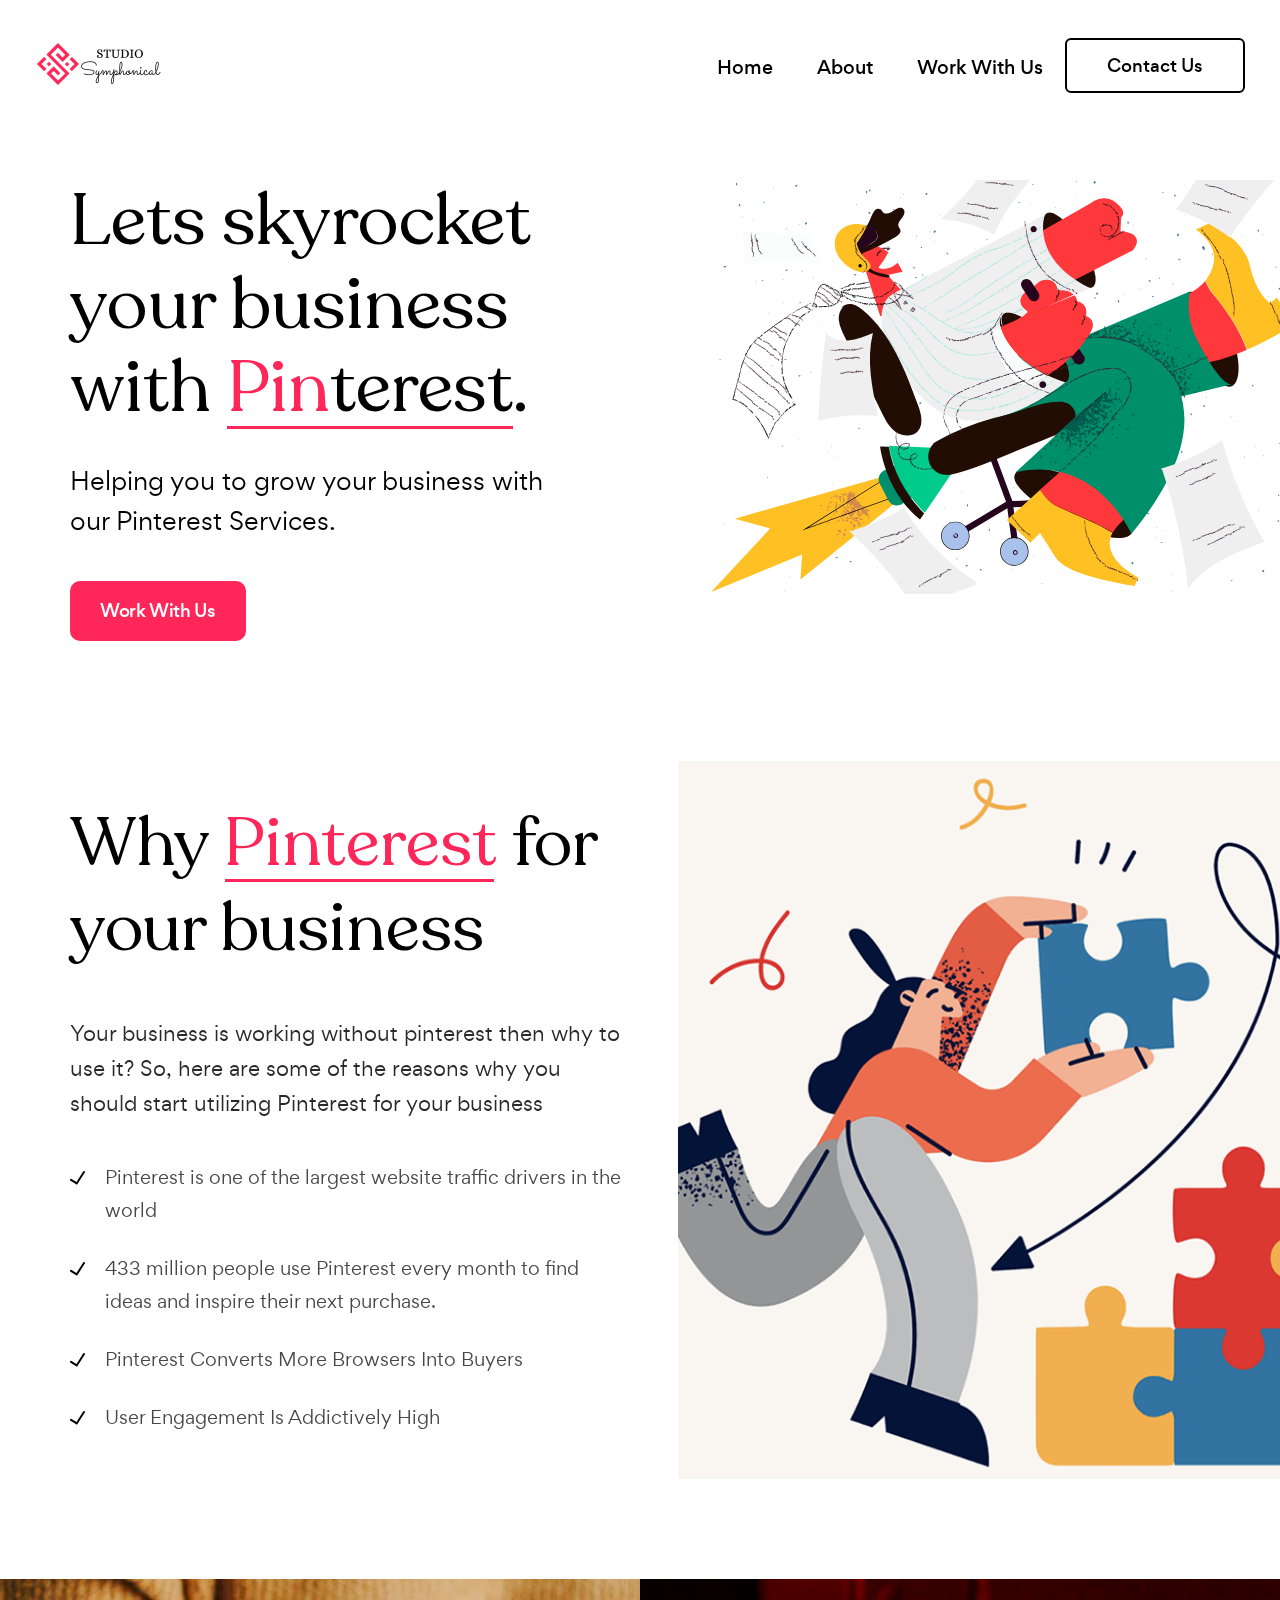
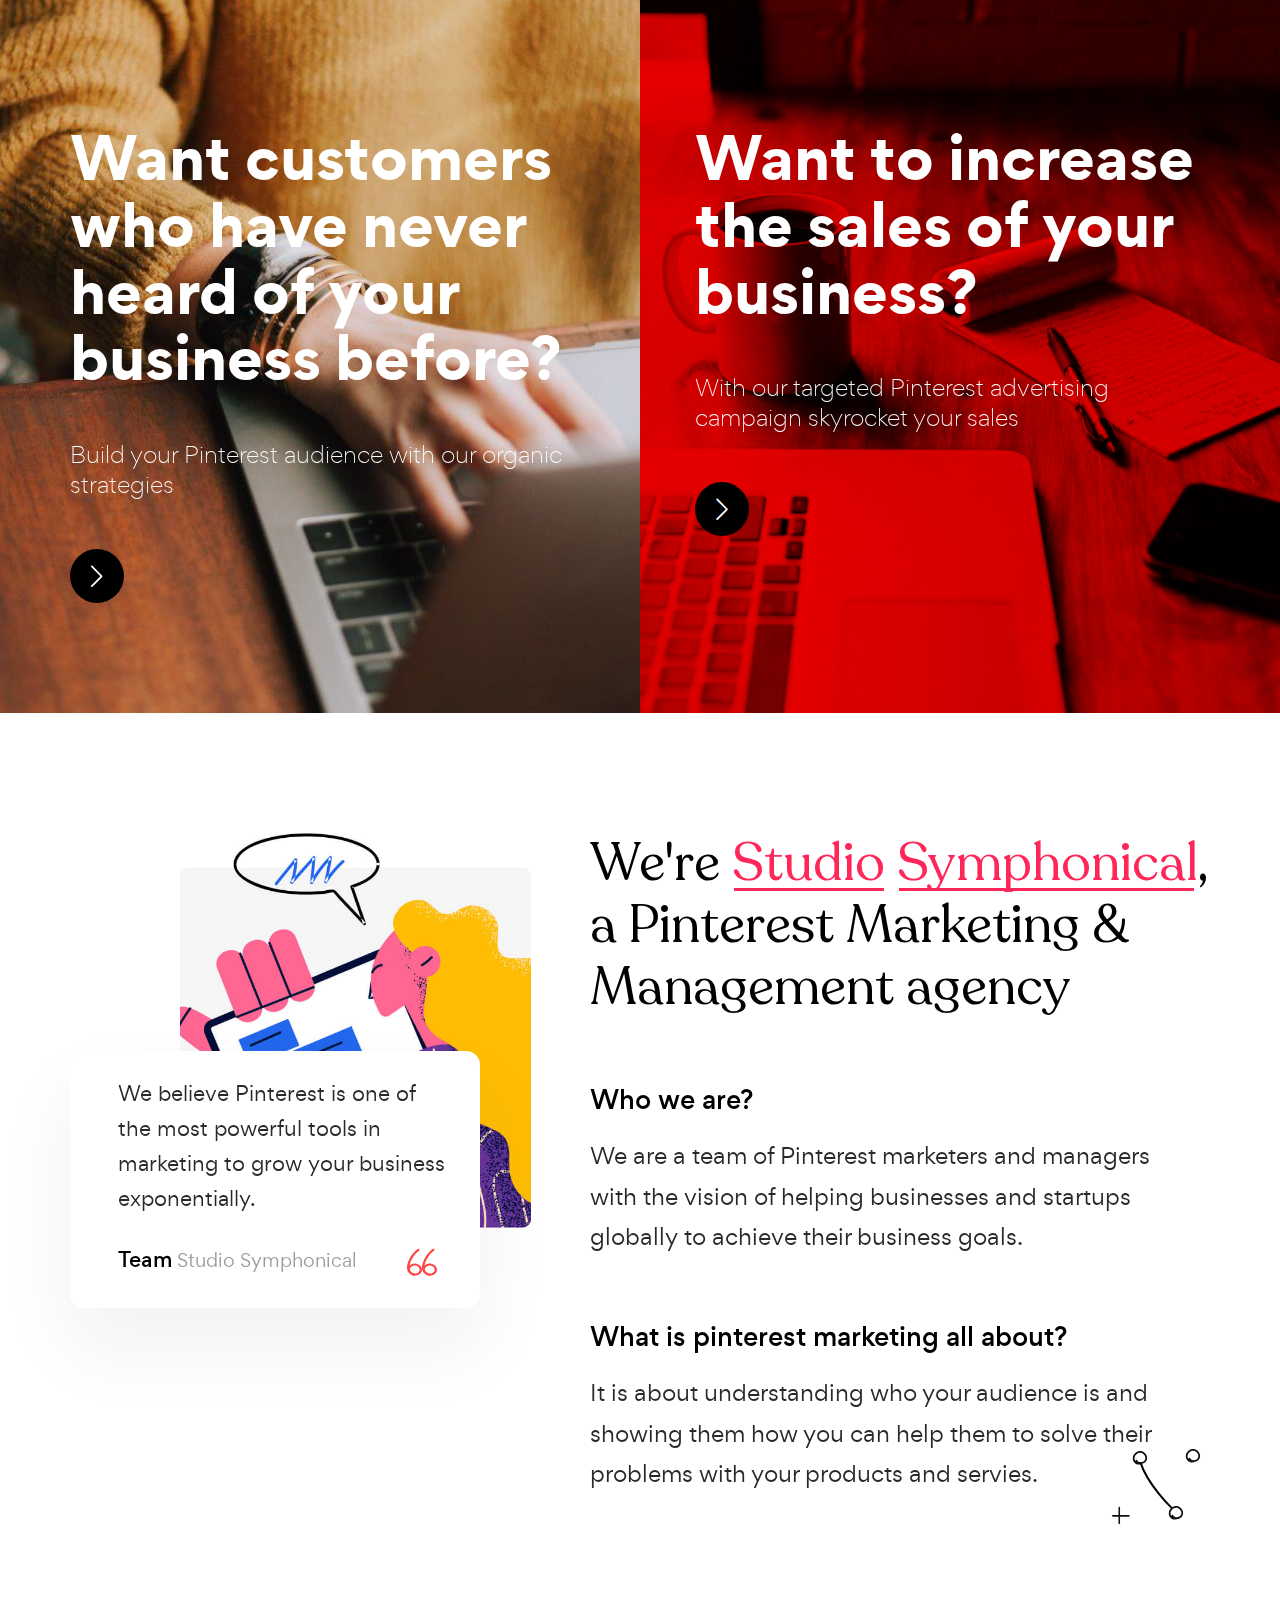
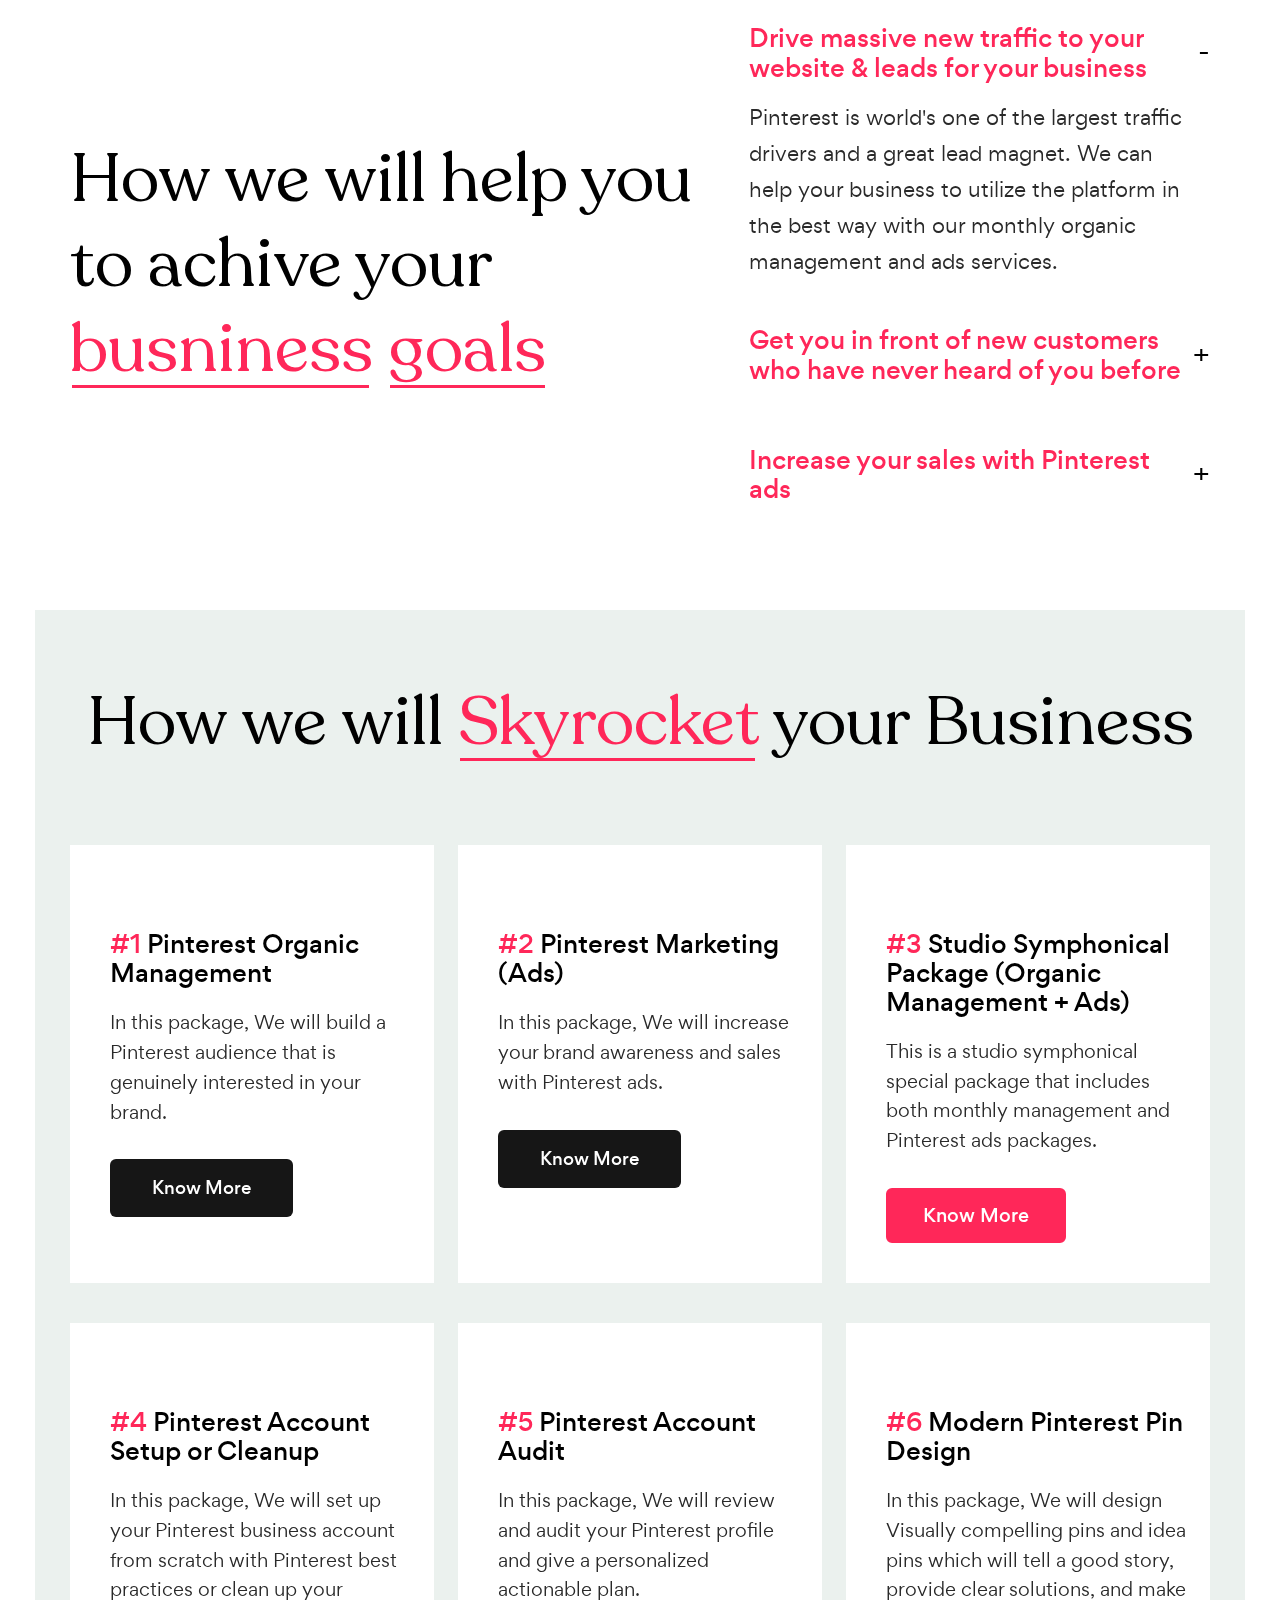
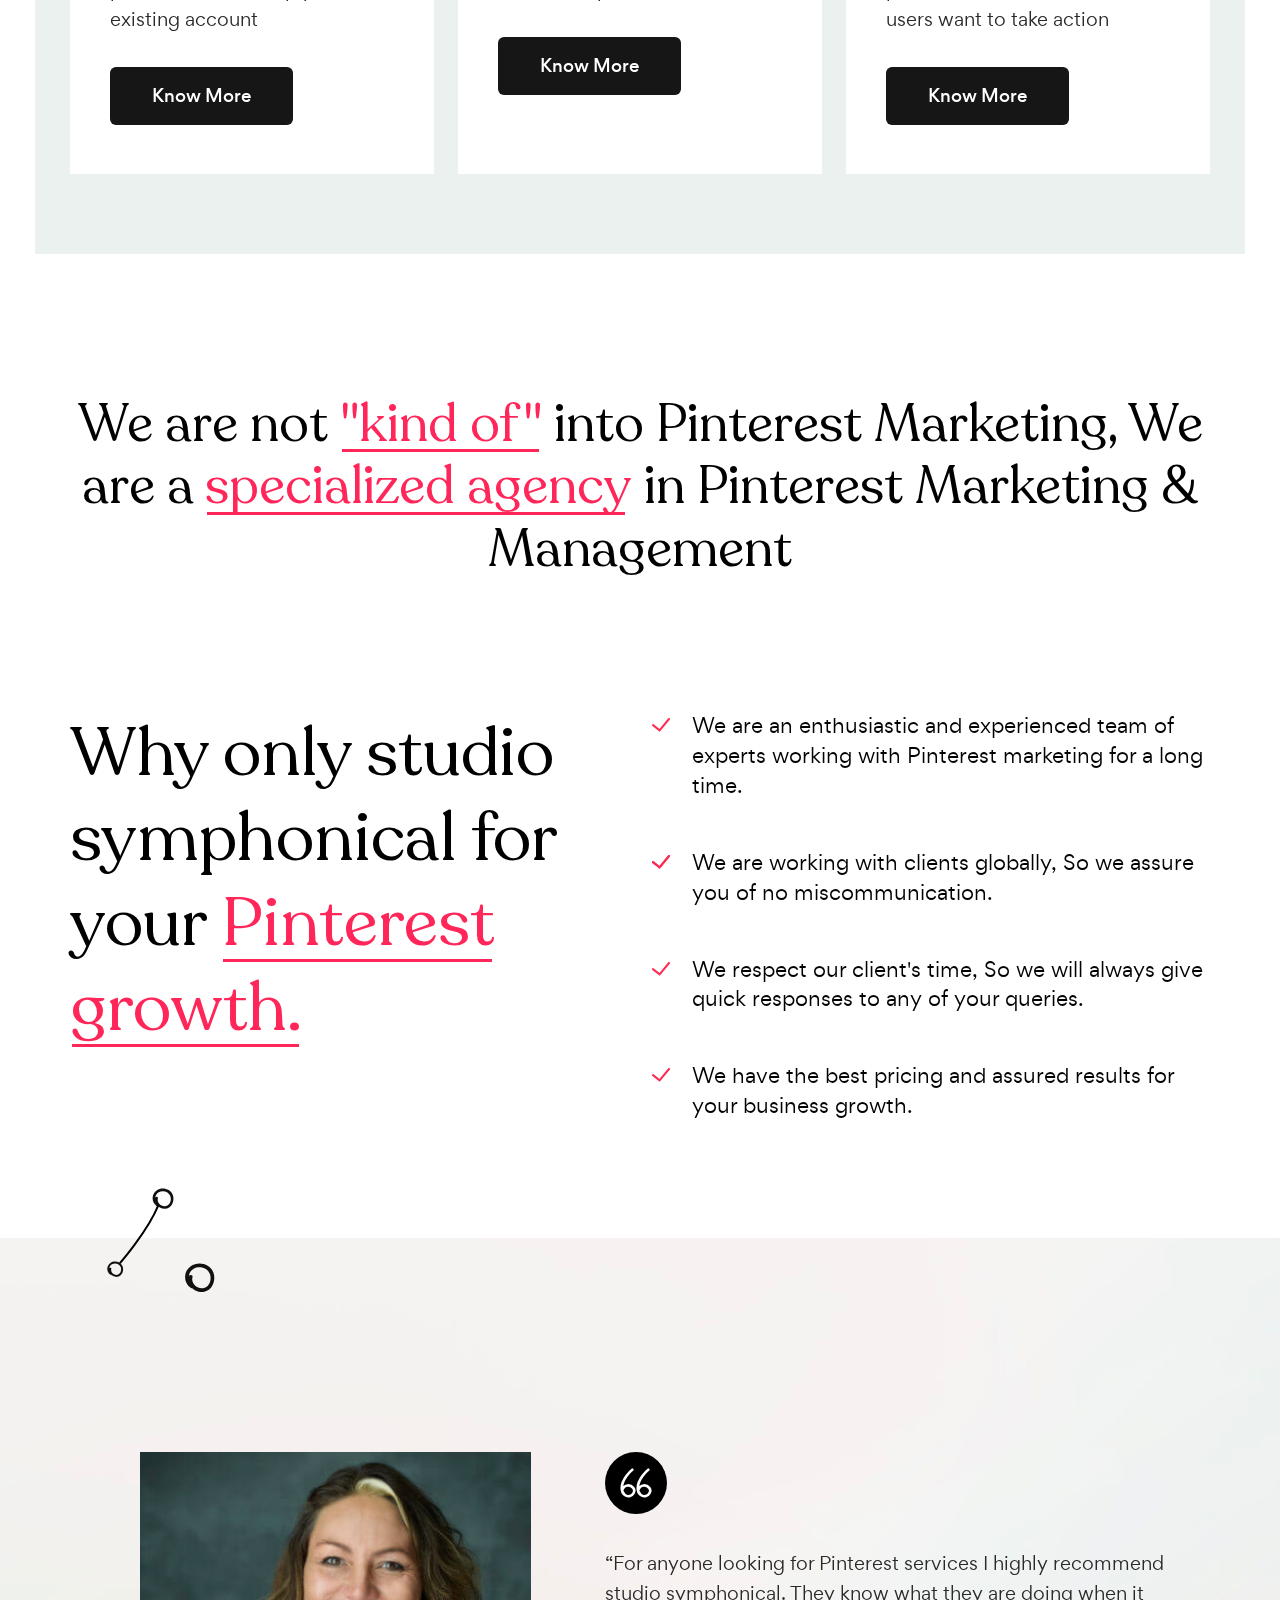
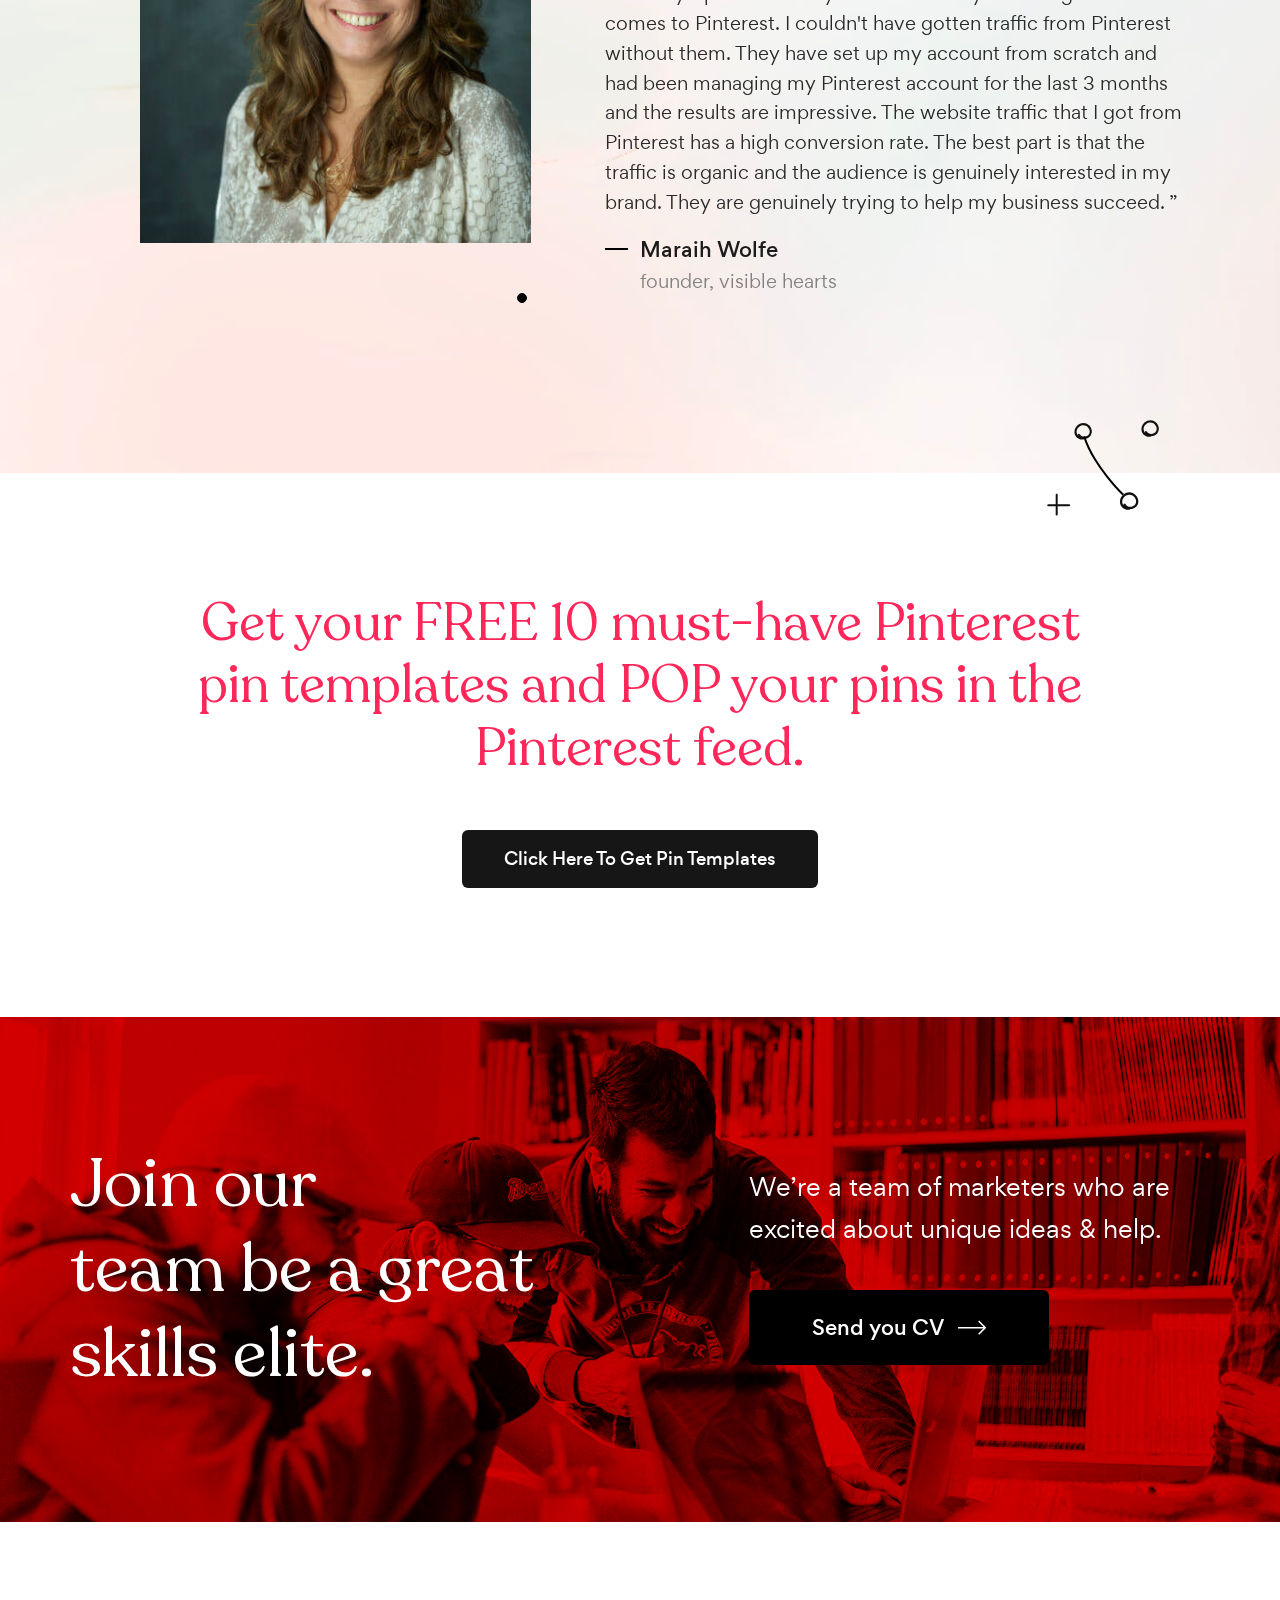
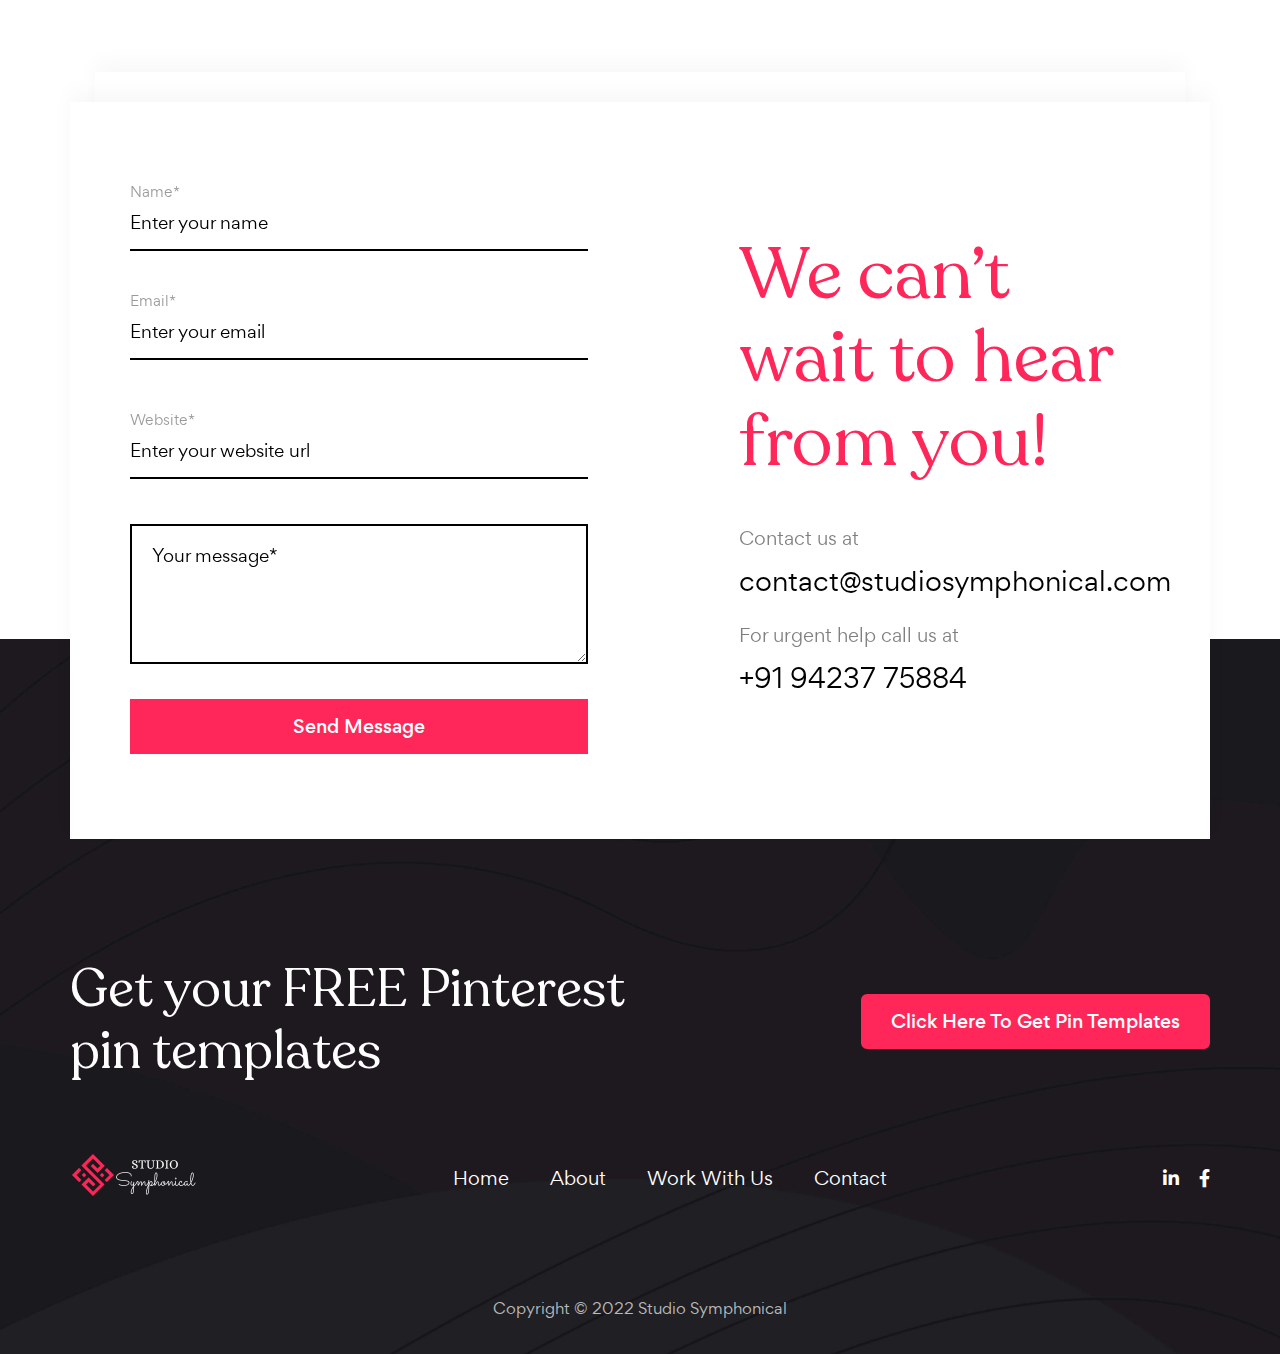
<file: index.html>
﻿<!DOCTYPE html>
<html lang="en">

<head>
	<meta charset="UTF-8">
	<meta name="keywords" content="">
	<meta name="description" content="">


	<meta property="og:type" content="website">
	<meta property="og:title" content="">
	<!-- For IE -->
	<meta http-equiv="X-UA-Compatible" content="IE=edge">
	<!-- For Resposive Device -->
	<meta name="viewport" content="width=device-width, initial-scale=1.0">
	<!-- For Window Tab Color -->
	<!-- Chrome, Firefox OS and Opera -->
	<meta name="theme-color" content="#202020">
	<!-- Windows Phone -->
	<meta name="msapplication-navbutton-color" content="#202020">
	<!-- iOS Safari -->
	<meta name="apple-mobile-web-app-status-bar-style" content="#202020">
	<title>Studio Symphonical - Your Pinterest Experts</title>
	<meta name="description"
		content="We're Studio Symphonical, a Pinterest Marketing & Management agency with the vision of helping businesses and startups globally to achieve their business goals.">
	<!-- Favicon -->

	<!-- Main style sheet -->
	<link rel="shortcut icon" href="img/favicon.ico" type="image/x-icon">
	<link rel="stylesheet" type="text/css" href="css/style.css" media="all">
	<!-- responsive style sheet -->
	<link rel="stylesheet" type="text/css" href="css/responsive.css" media="all">


	<!-- MailerLite Universal -->
	<script>
		(function (w, d, e, u, f, l, n) {
			w[f] = w[f] || function () {
				(w[f].q = w[f].q || [])
					.push(arguments);
			}, l = d.createElement(e), l.async = 1, l.src = u,
				n = d.getElementsByTagName(e)[0], n.parentNode.insertBefore(l, n);
		})
			(window, document, 'script', 'https://assets.mailerlite.com/js/universal.js', 'ml');
		ml('account', '96033');
	</script>
	<!-- End MailerLite Universal -->
	
	
	<!-- Global site tag (gtag.js) - Google Analytics -->
<script async src="https://www.googletagmanager.com/gtag/js?id=G-DDFKKN7JVL"></script>
<script>
  window.dataLayer = window.dataLayer || [];
  function gtag(){dataLayer.push(arguments);}
  gtag('js', new Date());

  gtag('config', 'G-DDFKKN7JVL');
</script>
</head>

<body>
	<div class="main-page-wrapper">
		<!-- ===================================================
				Loading Transition
			==================================================== -->
		<section>
			<div id="preloader">
				<div id="ctn-preloader" class="ctn-preloader">
					<div class="animation-preloader">
						<div class="icon"><img src="img/Graphical logo.svg" alt="" class="m-auto d-block"> <span></span>
						</div>
						<div class="txt-loading mt-4">
							<span data-text-preloader="S" class="letters-loading">
								S
							</span>
							<span data-text-preloader="Y" class="letters-loading">
								Y
							</span>
							<span data-text-preloader="M" class="letters-loading">
								M
							</span>
							<span data-text-preloader="P" class="letters-loading">
								P
							</span>
							<span data-text-preloader="H" class="letters-loading">
								H
							</span>
							<span data-text-preloader="O" class="letters-loading">
								O
							</span>
							<span data-text-preloader="N" class="letters-loading">
								N
							</span>
							<span data-text-preloader="I" class="letters-loading">
								I
							</span>
							<span data-text-preloader="C" class="letters-loading">
								C
							</span>
							<span data-text-preloader="A" class="letters-loading">
								A
							</span>
							<span data-text-preloader="L" class="letters-loading">
								L
							</span>
						</div>
					</div>
				</div>
			</div>
		</section>



		<!-- 
			=============================================
				Theme Main Menu
			============================================== 
			-->
		<header class="theme-main-menu sticky-menu theme-menu-one">
			<div class="inner-content">
				<div class="d-flex align-items-center justify-content-between">
					<div class="logo"><a href="#"><img src="img/logo.png" alt="" width="127px"></a>
					</div>
					<nav class="navbar navbar-expand-lg">
						<button class="navbar-toggler d-block d-lg-none" type="button" data-bs-toggle="collapse"
							data-bs-target="#navbarNav" aria-controls="navbarNav" aria-expanded="false"
							aria-label="Toggle navigation">
							<span></span>
						</button>
						<div class="collapse navbar-collapse" id="navbarNav">
							<ul class="navbar-nav">
								<li class="d-block d-lg-none">
									<div class="logo"><a href="#"><img src="img/logo.png" alt="" width="127px"></a>
									</div>
								</li>
								<li class="nav-item ">
									<a class="nav-link " href="#">Home</a>
								</li>
								<!-- <li class="nav-item dropdown">
									<a class="nav-link " href="#" role="button" data-bs-toggle="dropdown"
										data-bs-auto-close="outside" aria-expanded="false">About Us</a>
								</li> -->
								<li class="nav-item ">
									<a class="nav-link " href="About.html">
										About</a>
								</li>
								<li class="nav-item dropdown">
									<a class="nav-link dropdown-toggle" href="Services.html" role="button"
										data-bs-toggle="dropdown" data-bs-auto-close="outside"
										aria-expanded="false">Work With Us</a>
									<ul class="dropdown-menu">
										<li><a href="Services.html" class="dropdown-item"><span>All Services</span></a>
										</li>
										<li><a href="Services.html#service-1" class="dropdown-item"><span>Organic
													Management</span></a>
										</li>
										<li><a href="Services.html#service-2" class="dropdown-item"><span>Pinterst
													Marketing
													(Ads)</span></a></li>
										<li><a href="Services.html#service-3" class="dropdown-item"><span>Studio
													Symphonical
													Package</span></a>
										</li>
										<li><a href="Services.html#service-4" class="dropdown-item"><span>Account
													Setup or Cleanup</span></a></li>
										<li><a href="Services.html#service-5" class="dropdown-item"><span>Account
													Audit</span></a></li>
										<li><a href="Services.html#service-6" class="dropdown-item"><span>Pin
													Design</span></a></li>


									</ul>
								</li>
								<li class="nav-item dropdown mega-dropdown-md">
									<a href="#Contact" class="theme-btn-two ml-lg-2">
										Contact Us
									</a>
								</li>

							</ul>

						</div>
					</nav>

				</div>
			</div> <!-- /.inner-content -->
			</het.ader> <!-- /.theme-main-menu -->
		</header>


		<!-- 
			=============================================
				Theme Hero Banner
			============================================== 
			-->
		<div class="hero-banner-one mt-180 md-mt-150">
			<div class="container">
				<div class="row">
					<div class="col-lg-6 col-md-8 title-style-one">
						<h1 class="title font-recoleta theme-mb-0">Lets skyrocket your business with <span
								class="d-inline-block position-relative">Pin<span
									style="color: #000;">terest</span></span>.</h1>
						<p class="hero-sub-heading text-lg" style="margin-bottom: -16px;">Helping you to grow
							your business with
							our Pinterest Services.</p>
						<a href="Services.html" class="theme-btn-thirteen">Work With Us</a>
					</div>
				</div>
			</div>

			<div class="illustration-container">
				<img src="img/ils_01.svg" alt="" class="m-auto">
			</div> <!-- /.illustration-container -->

		</div> <!-- /.hero-banner-one -->


		<!-- Vcamp Text Block Twelve
		==============================================  -->

		<div class="vcamp-text-block-twelve mt-120 lg-mt-70 pb-20">
			<div class="container">
				<div class="row">
					<div class="col-xxl-5 col-xl-6 col-lg-7">
						<div class="text-wrapper">
							<div class="title-style-two pt-40 pb-45 lg-pb-30">
								<h2 class="title">Why <span>Pinterest</span> for your business</h2>
							</div>
							<p class="meta-info-text">Your business is working without pinterest then why to use it? So,
								here are some of the reasons why you should start utilizing Pinterest for your business
							</p>
							<ul class="style-none">
								<li>Pinterest is one of the largest website traffic drivers in the world</li>
								<li>433 million people use Pinterest every month to find ideas and inspire their next
									purchase.</li>
								<li>Pinterest Converts More Browsers Into Buyers</li>
								<li>User Engagement Is Addictively High</li>

							</ul>

						</div> <!-- /.text-wrapper -->
					</div>
				</div>
			</div>
			<div class="right-img-meta">
				<img src="img/ils_05.png" alt="" class="w-100 main-img">
			</div> <!-- /.right-img-meta -->
		</div> <!-- /.vcamp-text-block-twelve -->


		<!--
			=====================================================
				Vcamp Text Block Four
			=====================================================
			-->
		<div class="vcamp-text-block-four mt-100">
			<div class="row g-0">
				<div class="col-lg-6 d-flex left-side">
					<div class="content-wrapper w-100 h-100 position-relative">
						<div class="text-wrapper position-relative ms-lg-auto" data-aos="fade-right">
							<h3 class="title">Want customers who have never heard of your business before?</h3>
							<p>Build your Pinterest audience with our organic strategies</p>
							<a href="Services.html#service-1" class="more-button ripple-btn"><i
									class="bi bi-chevron-right"></i></a>
						</div> <!-- /.text-wrapper -->
					</div> <!-- /.content-wrapper -->
				</div> <!-- /.left-side -->
				<div class="col-lg-6 d-flex right-side">
					<div class="content-wrapper w-100 h-100 position-relative">
						<div class="text-wrapper position-relative me-auto" data-aos="fade-left">
							<h2 class="title">Want to increase the sales of your business?</h2>
							<p>With our targeted Pinterest advertising campaign skyrocket your sales</p>
							<a href="Services.html#service-2" class="more-button ripple-btn"><i
									class="bi bi-chevron-right"></i></a>
						</div> <!-- /.text-wrapper -->
					</div> <!-- /.content-wrapper -->
				</div> <!-- /.right-side -->
			</div>
		</div> <!-- /.vcamp-text-block-four -->


		<div class="vcamp-text-block-one mt-120 lg-mt-100">
			<div class="container">
				<div class="row">
					<div class="col-xxl-6 col-lg-7 ms-auto order-lg-last" data-aos="fade-left">
						<div class="text-wrapper pt-0">

							<div class="title-style-three">
								<h3 class="title">We're <span>Studio</span> <span>Symphonical</span>, a Pinterest
									Marketing &
									Management agency </h3>
							</div>
							<h6>Who we are?</h6>
							<p class="meta-info-text-two">We are a team of Pinterest marketers and managers with the
								vision of helping businesses and startups globally to achieve their business goals. </p>
							<h6>What is pinterest marketing all about?</h6>
							<p class="meta-info-text-two">It is about understanding who your audience is and showing
								them how you can help them to solve their problems with your products and servies. </p>
						</div>
					</div>
					<div class="col-xxl-5 col-lg-5" data-aos="fade-right">
						<div class="img-container position-relative">
							<img src="img/img_40.jpg" alt="" class="ceo-avatar">
							<div class="quote-wrapper">
								<img src="img/icon_10.svg" alt="" class="icon">
								<blockquote>We believe Pinterest is one of the most powerful tools in marketing to grow
									your business exponentially.
								</blockquote>
								<h6 class="name">Team <span>Studio Symphonical</span></h6>
							</div> /.quote-wrapper
						</div>
					</div>
				</div>
			</div>
			<img src="img/shape_05.svg" alt="" class="shapes shape-two">
		</div> <!-- /.vcamp-text-block-one -->


		<div class="vcamp-text-block-five mt-100 lg-mt-80">
			<div class="container">
				<div class="row align-items-center">
					<div class="col-xxl-6 col-xl-7 col-lg-5">
						<div class="text-wrapper">
							<div class="title-style-two">
								<h2 class="title">How we will help you to achive your <span>busniness</span>
									<span>goals</span>
								</h2>
							</div>
						</div>
					</div>
					<div class="col-xl-5 col-lg-6 ms-auto">
						<div class="accordion accordion-style-one md-mt-40" id="accordionOne">
							<div class="accordion-item">
								<div class="accordion-header" id="headingOne">
									<button class="accordion-button" type="button" data-bs-toggle="collapse"
										data-bs-target="#collapseOne" aria-expanded="true" aria-controls="collapseOne">
										<span style="color: #FF2759;">Drive massive new traffic to your website & leads
											for your business</span>
									</button>
								</div>
								<div id="collapseOne" class="accordion-collapse collapse show"
									aria-labelledby="headingOne" data-bs-parent="#accordionOne">
									<div class="accordion-body">
										<p>
											Pinterest is world's one of the largest traffic drivers and a great lead
											magnet. We can help your business to utilize the platform in the best way
											with our monthly organic management and ads services.</p>
									</div>
								</div>
							</div>
							<div class="accordion-item">
								<div class="accordion-header" id="headingTwo">
									<button class="accordion-button collapsed" type="button" data-bs-toggle="collapse"
										data-bs-target="#collapseTwo" aria-expanded="false" aria-controls="collapseTwo">
										<span style="color: #FF2759;">Get you in front of new customers who have never
											heard of you before</span>
									</button>
								</div>
								<div id="collapseTwo" class="accordion-collapse collapse" aria-labelledby="headingTwo"
									data-bs-parent="#accordionOne">
									<div class="accordion-body">
										<p>Pinterest has more than 433 million monthly audience who are always looking
											for ideas and inspiration for their new purchase.
											With our Pinterest organic management service, be the brand that people
											are looking for.</p>
									</div>
								</div>
							</div>
							<div class="accordion-item">
								<div class="accordion-header" id="headingThree">
									<button class="accordion-button collapsed" type="button" data-bs-toggle="collapse"
										data-bs-target="#collapseThree" aria-expanded="false"
										aria-controls="collapseThree">
										<span style="color: #FF2759;">Increase your sales with Pinterest ads</span>
									</button>
								</div>
								<div id="collapseThree" class="accordion-collapse collapse"
									aria-labelledby="headingThree" data-bs-parent="#accordionOne">
									<div class="accordion-body">
										<p>75% of weekly Pinterest users say they are always shopping. With our
											Pinterest ads service, increase your sales drastically.</p>
									</div>
								</div>
							</div>
						</div>
					</div>
				</div>
			</div>


			<!-- 
			=============================================
				Vcamp Feature Section One
			============================================== 
			-->
			<div class="vcamp-feature-section-one box-layout mt-75">
				<div class="bg-wrapper">
					<div class="vcamp-feature-section-twelve" style="background: #EBF1EE; ">
						<div class="container">
							<div class="row">

								<div class="title-style-two text-center pb-40 lg-pb-10">
									<h2 class="title">How we will <span>Skyrocket</span> your Business</span></h2>
								</div>

							</div>

							<div class="row gx-xxl-5">
								<div class="col-lg-4 mt-40">
									<div class="card-style-one">
										<h4 class="title"><span style="color: #ff2759;">#1</span> Pinterest Organic
											Management</h4>
										<p>
											In this package, We will build a Pinterest audience that is genuinely
											interested in your brand.
										</p>
										<a href="Services.html#service-1" class="theme-btn-one">
											Know More
										</a>
									</div>
								</div>
								<div class="col-lg-4 mt-40">
									<div class="card-style-one">
										<h4 class="title"><span style="color: #ff2759;">#2</span> Pinterest Marketing
											(Ads)
										</h4>
										<p>In this package, We will increase your brand awareness and sales with
											Pinterest ads. </p>
										<a href="Services.html#service-2" class="theme-btn-one">
											Know More
										</a>
									</div>
								</div>
								<div class="col-lg-4 mt-40">
									<div class="card-style-one">
										<h4 class="title"><span style="color: #ff2759;">#3</span> Studio Symphonical
											Package
											(Organic Management +
											Ads)</h4>
										<p>This is a studio symphonical special package that includes both monthly
											management and Pinterest ads packages.</p>
										<a href="Services.html#service-3" class="theme-btn-four"
											style="border-radius: 6px;">
											Know More
										</a>
									</div>
								</div>
							</div>
							<div class="row gx-xxl-5">
								<div class="col-lg-4 mt-40">
									<div class="card-style-one">
										<h4 class="title"><span style="color: #ff2759;">#4</span> Pinterest Account
											Setup or
											Cleanup</h4>
										<p>In this package, We will set up your Pinterest business account from scratch
											with Pinterest best practices or clean up your existing account</p>
										<a href="Services.html#service-4" class="theme-btn-one">
											Know More
										</a>
									</div>
								</div>
								<div class="col-lg-4 mt-40">
									<div class="card-style-one">
										<h4 class="title"><span style="color: #ff2759;">#5</span> Pinterest Account
											Audit
										</h4>
										<p>In this package, We will review and audit your Pinterest profile and give a
											personalized actionable plan.</p>
										<a href="Services.html#service-5" class="theme-btn-one">
											Know More
										</a>
									</div>
								</div>
								<div class="col-lg-4 mt-40">
									<div class="card-style-one">
										<h4 class="title"><span style="color: #ff2759;">#6</span> Modern Pinterest Pin
											Design</h4>
										<p>In this package, We will design Visually compelling pins and idea pins which
											will tell a good story, provide clear solutions, and make users want to take
											action</p>
										<a href="Services.html#service-6" class="theme-btn-one">
											Know More
										</a>
									</div>
								</div>
							</div>
						</div>
					</div> <!-- /.vcamp-feature-section-twelve -->
				</div>
			</div> <!-- /.bg-wrapper -->
		</div> <!-- /.vcamp-feature-section-one -->


		<!-- 		
			=============================================
				Vcamp Text Block One
			============================================== 
			-->
		<div class="vcamp-text-block-one mt-140">
			<div class="container">
				<div class=" text-center">

					<div class="ps-xxl-5 pt-0 md-pb-40">
						<div class="title-style-three">
							<h2 class="title">We are not <span> "kind of"</span> into Pinterest
								Marketing, We are a
								<span>specialized agency</span> in Pinterest Marketing &
								Management
							</h2>
						</div>


					</div>

				</div>
			</div>
		</div>
		<!-- /.vcamp-text-block-one -->



		<div class="vcamp-text-block-thirteen pt-130 lg-pt-70">
			<div class="container">
				<div class="row">
					<div class="col-lg-6">
						<div class="title-style-two md-pb-40">
							<h2 class="title">Why only studio symphonical for your <span>Pinterest</span>
								<span>growth.</span>
							</h2>
						</div>
					</div>
					<div class="col-xl-6 col-lg-7 ms-auto">
						<ul class="ui-list-item-one style-none">
							<li>We are an enthusiastic and experienced team of experts working with Pinterest
								marketing for a long time.
							<li>
							<li>
								We are working with clients globally, So we assure you of no
								miscommunication.
							</li>
							<li>
								We respect our client's time, So we will always give quick responses to any of
								your queries.
							</li>
							<li>
								We have the best pricing and assured results for your business growth.
							</li>
						</ul>
					</div>
				</div>
			</div>
		</div> <!-- /.vcamp-text-block-thirteen -->

		<!--
			=====================================================
				Feedback Slider Four
			=====================================================
			-->
		<div class="feedback-section-four mt-70">
			<img src="img/shape_09.svg" alt="" class="shapes shape-two">
			<img src="img/shape_11.svg" alt="" class="shapes shape-four">

			<div class="container">
				<div class="feedback_slider_four">
					<div class="item">
						<div class="row">
							<div class="col-xl-7 col-md-6 order-md-last">
								<div class="feedback-wrapper">
									<div class="icon d-flex align-items-center justify-content-center"><img
											src="img/icon_33.svg" alt=""></div>
									<p>“For anyone looking for Pinterest services I
										highly recommend studio symphonical. They know what they are doing when it comes
										to Pinterest. I couldn't have gotten traffic from Pinterest without them. They
										have set up my account from scratch and had been managing my Pinterest account
										for the last 3 months and the results are impressive. The website traffic that I
										got from Pinterest has a high conversion rate. The best part is that the traffic
										is organic and the audience is genuinely interested in my brand.
										They are genuinely trying to help my business succeed.
										”</p>
									<h6 class="name">Maraih Wolfe<br><span>founder, visible hearts</span></h6>
								</div> <!-- /.feedback-wrapper -->
							</div>
							<div class="col-xl-5 col-md-6 order-md-first">
								<div class="image-container">
									<img src="img/Mette.jpg" alt="">

								</div>
							</div>
						</div>
					</div>

				</div> <!-- /.feedback_slider_four -->
			</div>
		</div> <!-- /.feedback-section-four -->


		<!--
			=====================================================
				Vcamp Fancy Banner Eight
			=====================================================
			-->
		<div class="fancy-banner-eight pt-120 pb-120 lg-pt-100 lg-pb-100">
			<div class="container text-center">
				<div class="row">
					<div class="col-xxl-9 col-xl-10 col-lg-11 m-auto">
						<div class="title-style-three text-center pe-xxl-2 ps-xxl-2">
							<h2 class="title pb-50 lg-pb-30" style="color: #ff2759;">Get your FREE 10 must-have
								Pinterest pin templates
								and
								POP your pins in the Pinterest feed.</h2>
						</div>
					</div>
				</div>
				<a class="ml-onclick-form theme-btn-one" style="border-radius: 6px;" href="javascript:void(0)"
					onclick="ml('show', 'NbmMlE', true)">Click Here To Get Pin Templates</a>
			</div>
		</div> <!-- /.fancy-banner-eight -->



		<!--
			=====================================================
				Vcamp Fancy Banner One
			=====================================================
			-->
		<div class="fancy-banner-one">
			<div class="inner-content position-relative">
				<div class="container">
					<div class="row align-items-center">
						<div class="col-md-6">
							<div class="title-style-two white-vr">
								<h2 class="title">Join our <br>team be a great skills elite.</h2>
							</div>
						</div>
						<div class="col-xl-5 col-md-6 ms-auto">
							<p class="sm-pt-20">We’re a team of marketers who are excited about unique ideas & help.</p>
							<a href="mailto:contact@studiosymphonical.com" class="theme-btn-one ripple-btn">Send you CV
								<img src="img/icon_42.svg" alt=""></a>
						</div>
					</div>
				</div>
			</div>
		</div> <!-- /.fancy-banner-one -->


		<!--
			=====================================================
				Contact Section Three
			=====================================================
			-->
		<div class="contact-section-three mt-180 lg-mt-120" id="Contact">
			<div class="container">
				<div class="bg-wrapper">
					<div class="row align-items-center">
						<div class="col-xl-5 col-lg-6 order-lg-last ms-auto">
							<div class="contact-meta-one">
								<div class="title-style-one mb-40">
									<h2 class="title" style="color: #FF2759;">We can’t wait to hear from you!</h2>
								</div>
								<div class="help-text">Contact us at</div>
								<a href="mailto:contact@studiosymphonical.com"
									class="call-button mb-25">contact@studiosymphonical.com</a>
								<div class="help-text">For urgent help call us at</div>
								<a href="tel:+919423775884" class="call-button">+91 94237 75884</a>
							</div> <!-- /.contact-meta-one -->
						</div>
						<div class="col-lg-6 order-lg-first">
							<div class="form-style-two md-mt-40">
								<form action="https://formsubmit.co/contact@studiosymphonical.com" method="POST"
									name="Home Form">
									<div class="messages"></div>
									<div class="row controls">
										<div class="col-12">
											<div class="input-group-meta form-group mb-35">
												<label>Name*</label>
												<input type="text" placeholder="Enter your name " name="name"
													required="required" data-error="Name is required.">
												<div class="help-block with-errors"></div>
											</div>
										</div>
										<div class="col-12">
											<div class="input-group-meta form-group mb-45">
												<label>Email*</label>
												<input type="email" placeholder="Enter your email " name="email"
													required="required" data-error="Valid email is required.">
												<div class="help-block with-errors"></div>
											</div>
										</div>
										<div class="col-12">
											<div class="input-group-meta form-group mb-45">
												<label>Website*</label>
												<input type="text" placeholder="Enter your website url " name="website"
													required="required" data-error="Valid website url is required.">
												<div class="help-block with-errors"></div>
											</div>
										</div>
										<div class="col-12">
											<div class="input-group-meta form-group mb-35">
												<textarea placeholder="Your message*" name="message" required="required"
													data-error="Please,leave us a message."></textarea>
												<div class="help-block with-errors"></div>
											</div>
										</div>
										<div class="col-12"><button type="submit"
												class="theme-btn-four ripple-btn w-100">Send
												Message</button></div>
									</div>

									<input type="hidden" name="_next" value="https://studiosymphonical.com/Thanks.html">
									<input type="hidden" name="_captcha" value="false">
									<input type="hidden" name="_template" value="table">
								</form>
							</div> <!-- /.form-style-two -->
						</div>
					</div>
				</div> <!-- /.bg-wrapper -->
			</div>
		</div> <!-- /.contact-section-three -->



		<!--
			=====================================================
				Footer
			=====================================================
			-->
		<div class="vcamp-footer-one dark-bg image-bg">
			<div class="clearfix">
				<div class="container">
					<div class="row">
						<div class="col-xxl-11 m-auto">
							<div class="subscribe-area">
								<div class="row align-items-center">
									<div class="col-md-6">
										<div class="title-style-three white-vr sm-pb-20">
											<h4 class="title">Get your FREE
												Pinterest pin templates</h4>
										</div>
									</div>
									<div class="col-md-6">
										<div class="subscribe-form d-lg-flex justify-content-end">
											<a class="ml-onclick-form theme-btn-four " style="border-radius: 6px;"
												href="javascript:void(0)" onclick="ml('show', 'NbmMlE', true)">Click
												Here To Get Pin Templates</a>

										</div> <!-- /.subscribe-form -->
									</div>
								</div>
							</div> <!-- /.subscribe-area -->
						</div>
					</div>
				</div>
			</div> <!-- /.bg-wrapper -->
			<div class="vcamp-footer-three " style="padding-bottom: 0;">
				<div class="container">
					<div class="d-lg-flex align-items-center justify-content-between">
						<div class="logo text-center"><a href="#"><img src="img/logo dark.png" alt=""
									style="width:127px"></a></div>
						<ul class="style-none footer-nav d-flex flex-wrap justify-content-center md-pt-20 md-pb-30">
							<li><a href="#">Home</a></li>
							<li><a href="About.html">About</a></li>
							<li><a href="Services.html">Work With Us</a></li>
							<li><a href="#Contact">Contact</a></li>
						</ul>
						<ul class="d-flex justify-content-center social-icon style-none">
							<!-- <li><a href="#"><i class="fab fa-pinterest"></i></a></li> -->
							<li><a href="#"><i class="fab fa-linkedin-in"></i></a></li>
							<li><a href="#"><i class="fab fa-facebook-f"></i></a></li>
						</ul>
					</div>
				</div>
			</div>
			<div class="container">
				<div class="row">
					<div class="col-xxl-11 m-auto">
						<div class="bottom-footer">
							<div class="row">
								<div class="col-lg-4 order-lg-0 mb-15">

								</div>
								<div class="col-lg-4 order-lg-2 mb-15">

								</div>
								<div class="col-lg-4 order-lg-1 mb-15">
									<p class="copyright text-center">Copyright &copy; 2022 Studio Symphonical</p>
								</div>
							</div>
						</div>
					</div>
				</div>
			</div>
		</div> <!-- /.vcamp-footer-one -->


		<button class="scroll-top">
			<i class="bi bi-arrow-up-short"></i>
		</button>




		<!-- Optional JavaScript _____________________________  -->

		<!-- jQuery first, then Bootstrap JS -->
		<!-- jQuery -->
		<script src="vendor/jquery.min.js"></script>
		<!-- Bootstrap JS -->
		<script src="vendor/bootstrap/js/bootstrap.bundle.min.js"></script>
		<!-- AOS js -->
		<script src="vendor/aos-next/dist/aos.js"></script>
		<!-- Slick Slider -->
		<script src="vendor/slick/slick.min.js"></script>
		<!-- js Counter -->
		<script src="vendor/jquery.counterup.min.js"></script>
		<script src="vendor/jquery.waypoints.min.js"></script>
		<!-- Fancybox -->
		<script src="vendor/fancybox/dist/jquery.fancybox.min.js"></script>
		<!-- validator js -->
		<!-- <script src="vendor/validator.js"></script> -->

		<!-- Theme js -->
		<script src="js/theme.js"></script>
	</div> <!-- /.main-page-wrapper -->
</body>

</html>
</file>
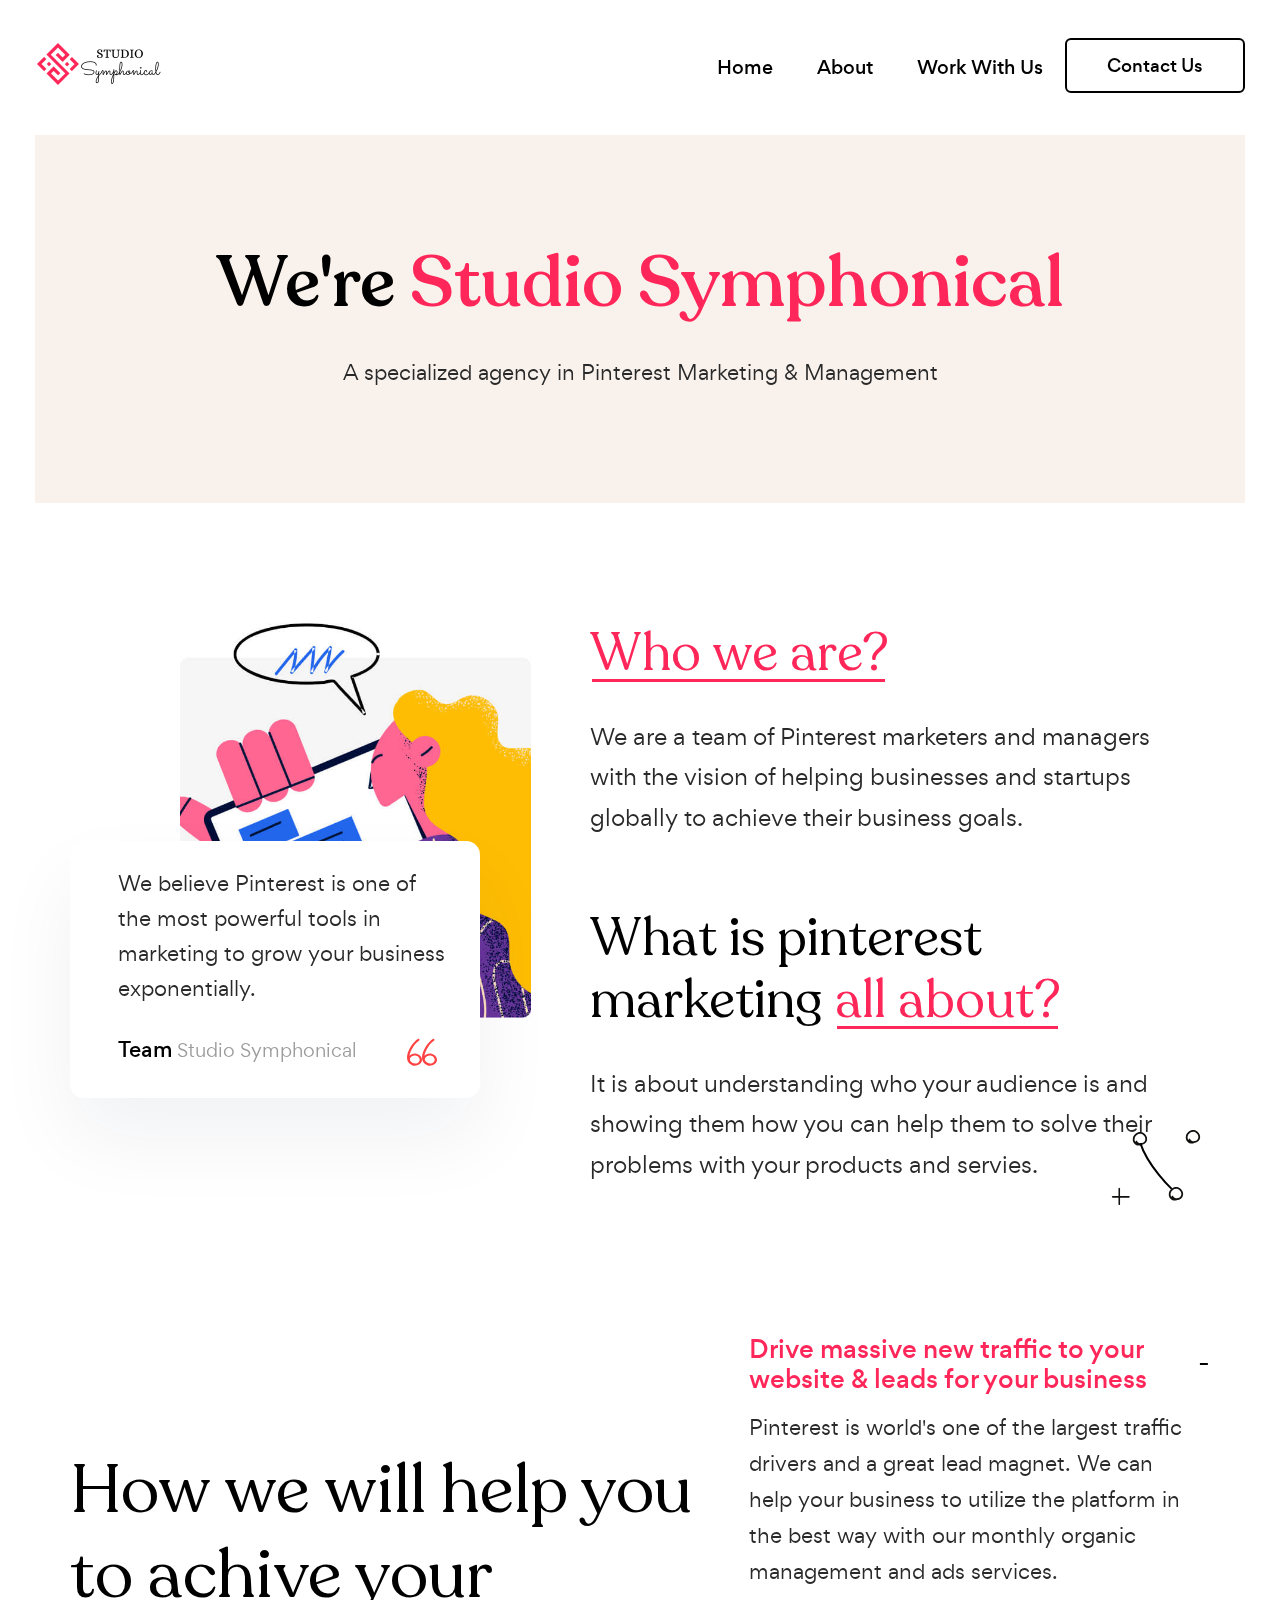
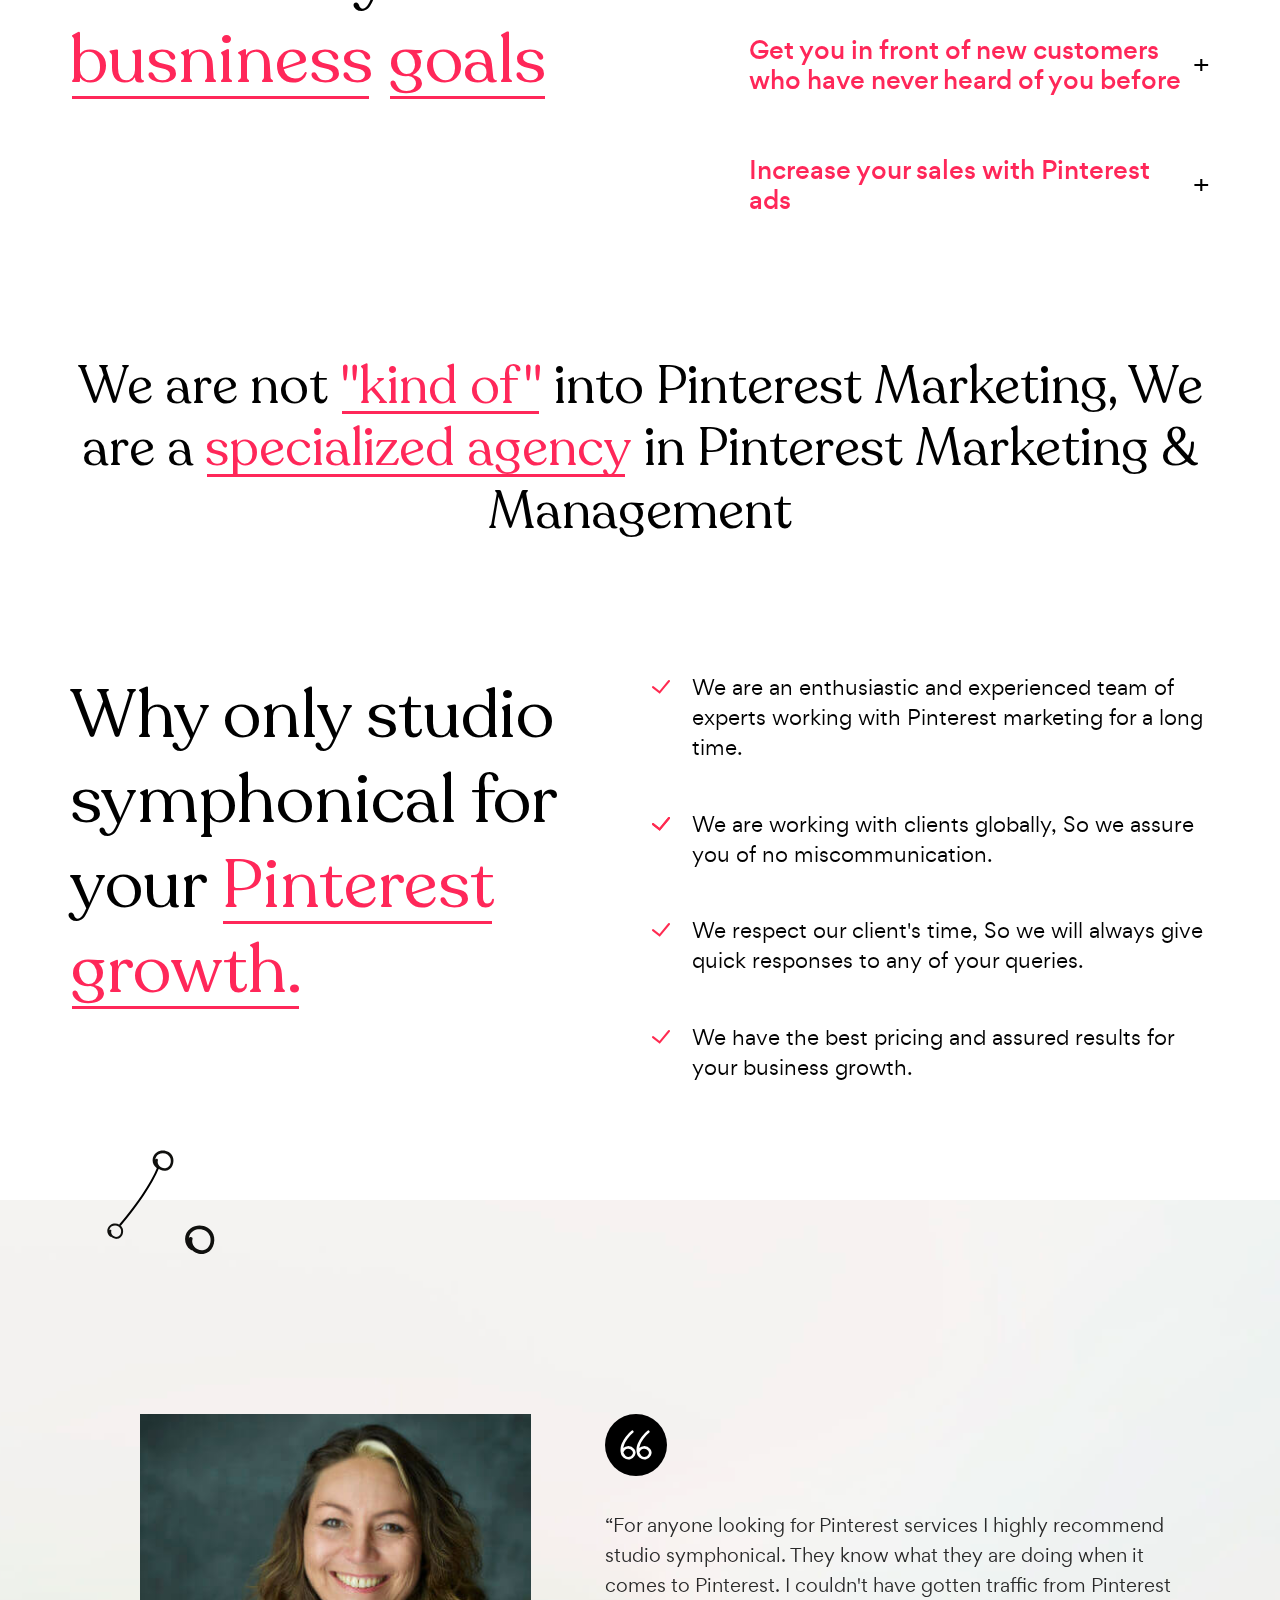
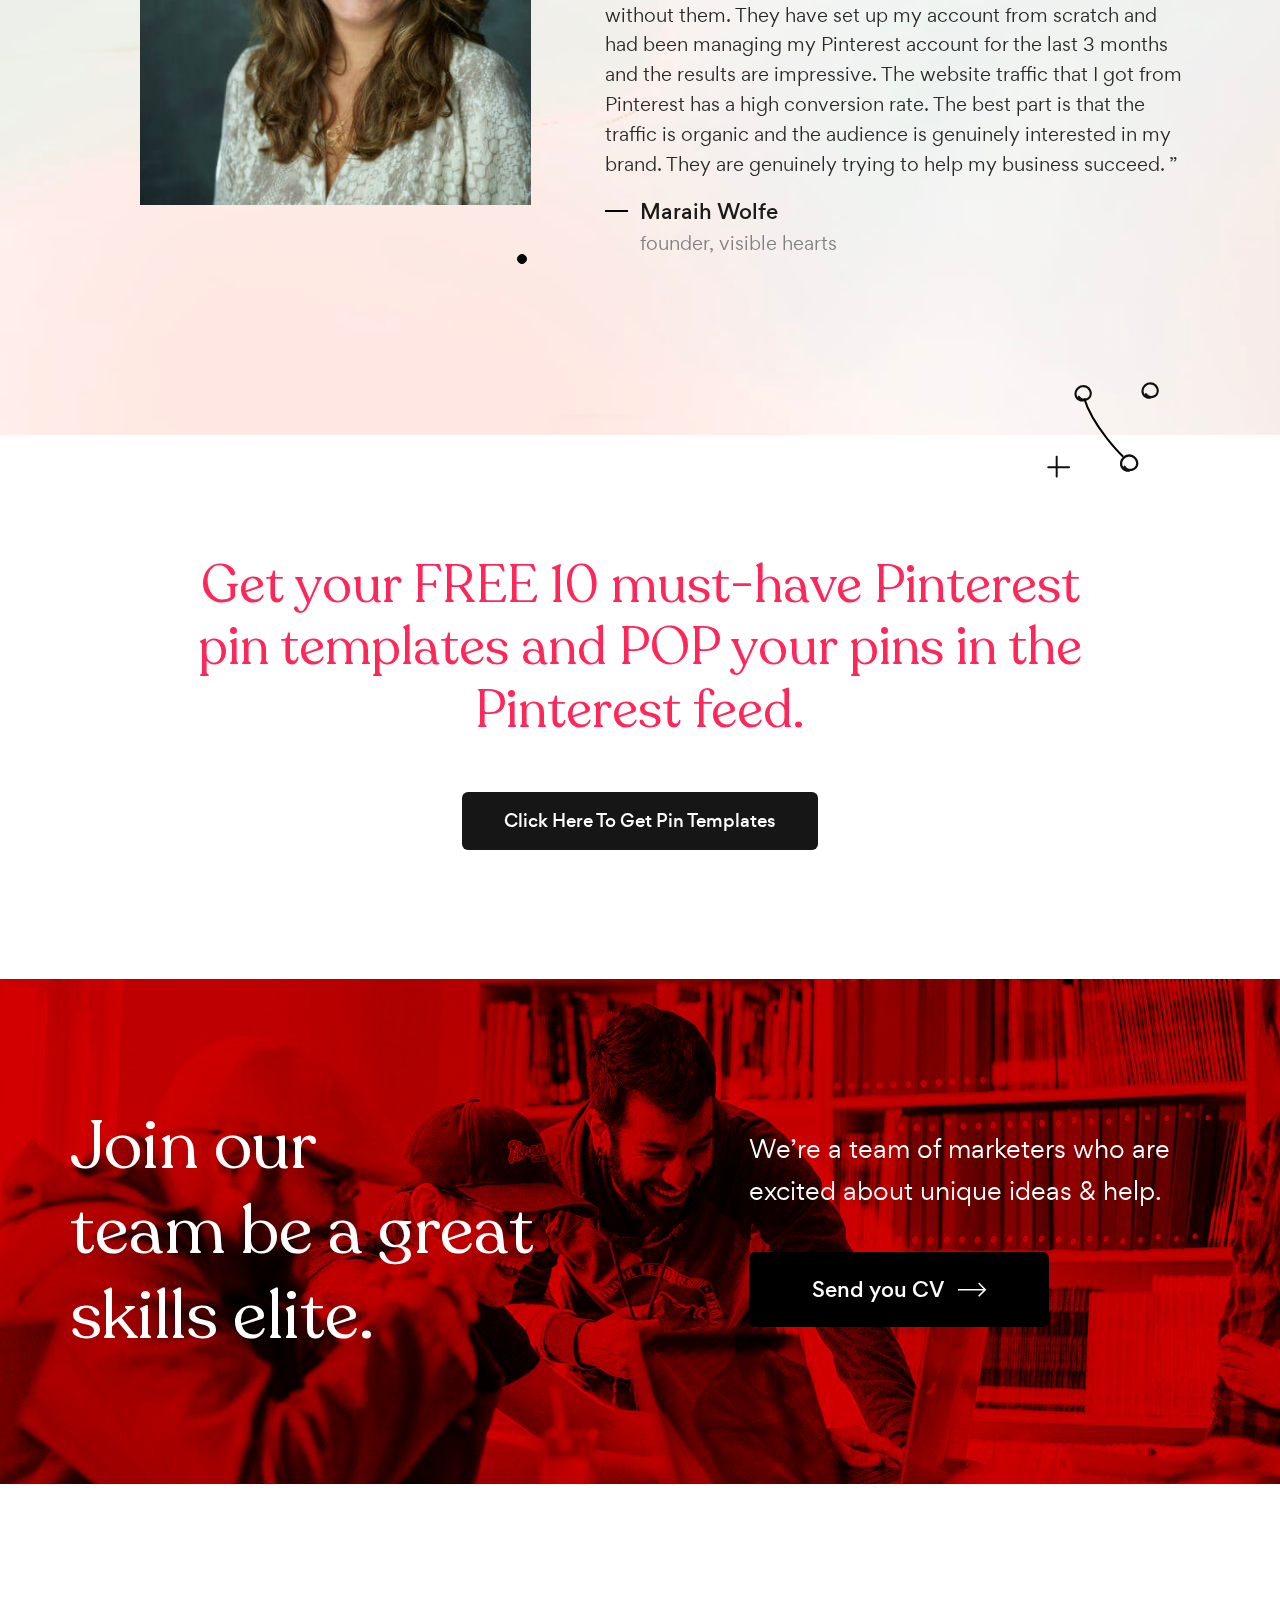
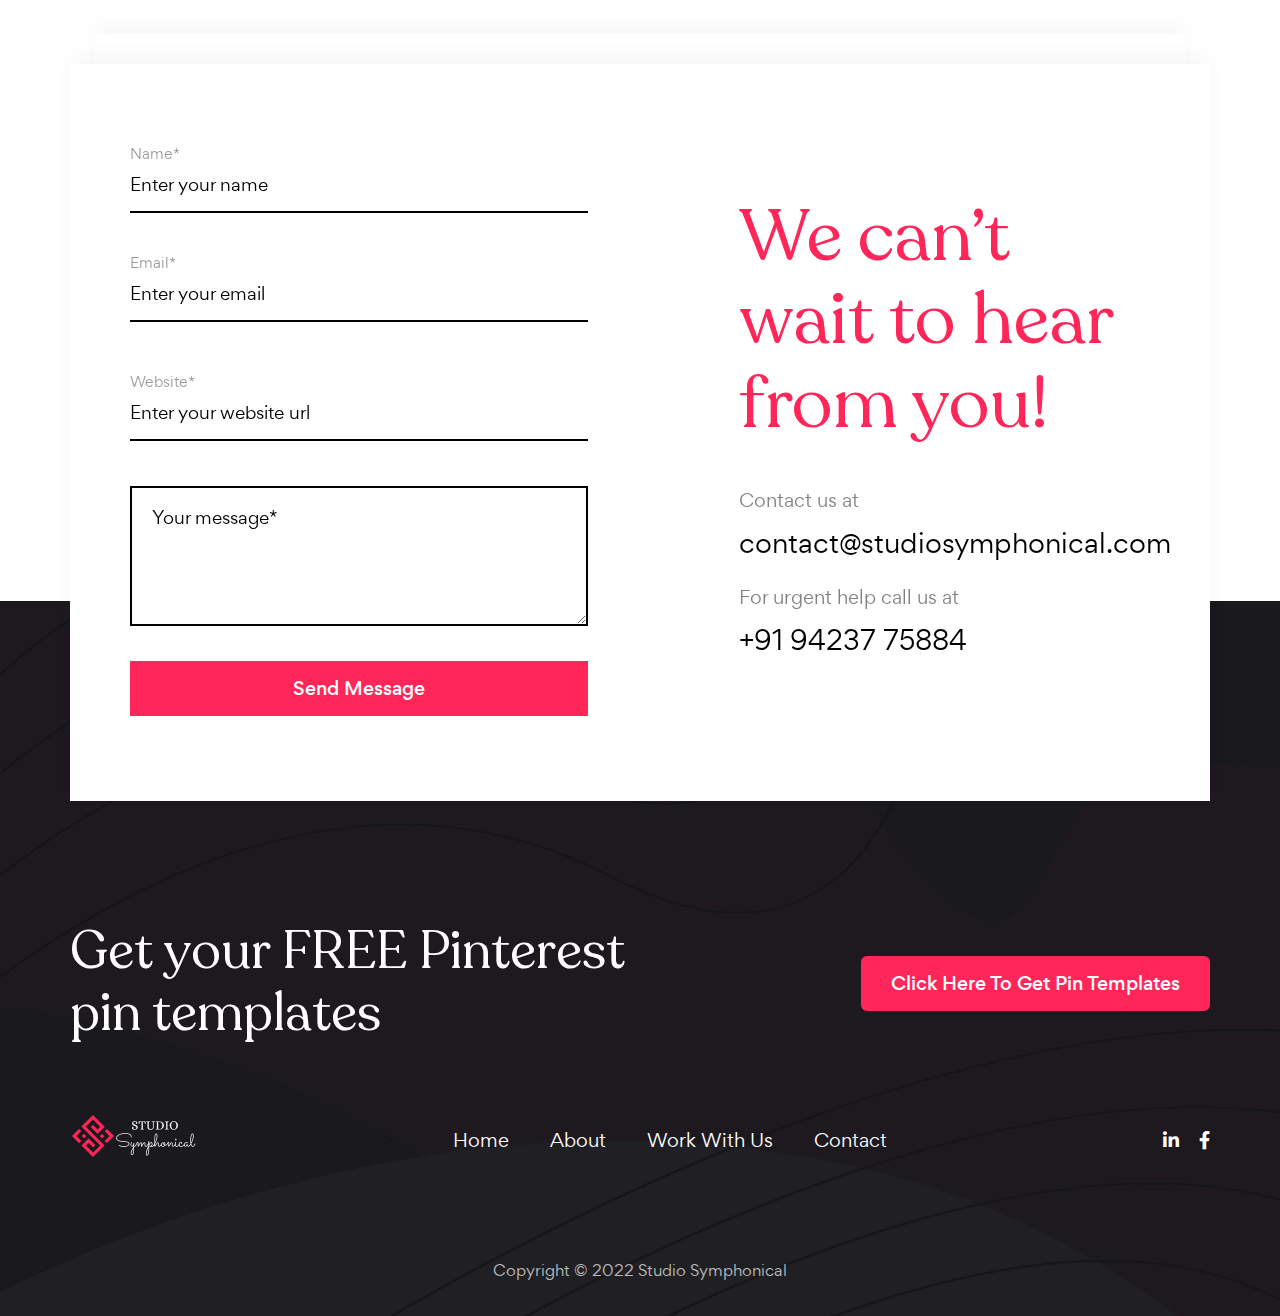
<file: About.html>
﻿<!DOCTYPE html>
<html lang="en">

<head>
	<meta charset="UTF-8">
	<meta name="keywords" content="">
	<meta name="description" content="">


	<meta property="og:type" content="website">
	<meta property="og:title" content="">
	<!-- For IE -->
	<meta http-equiv="X-UA-Compatible" content="IE=edge">
	<!-- For Resposive Device -->
	<meta name="viewport" content="width=device-width, initial-scale=1.0">
	<!-- For Window Tab Color -->
	<!-- Chrome, Firefox OS and Opera -->
	<meta name="theme-color" content="#202020">
	<!-- Windows Phone -->
	<meta name="msapplication-navbutton-color" content="#202020">
	<!-- iOS Safari -->
	<meta name="apple-mobile-web-app-status-bar-style" content="#202020">
	<title>About - Studio Symphonical </title>
	<meta name="description"
		content="We're Studio Symphonical, a Pinterest Marketing & Management agency with the vision of helping businesses and startups globally to achieve their business goals.">
	<!-- Favicon -->

	<!-- Main style sheet -->
	<link rel="shortcut icon" href="img/favicon.ico" type="image/x-icon">
	<link rel="stylesheet" type="text/css" href="css/style.css" media="all">
	<!-- responsive style sheet -->
	<link rel="stylesheet" type="text/css" href="css/responsive.css" media="all">


	<!-- MailerLite Universal -->
	<script>
		(function (w, d, e, u, f, l, n) {
			w[f] = w[f] || function () {
				(w[f].q = w[f].q || [])
					.push(arguments);
			}, l = d.createElement(e), l.async = 1, l.src = u,
				n = d.getElementsByTagName(e)[0], n.parentNode.insertBefore(l, n);
		})
			(window, document, 'script', 'https://assets.mailerlite.com/js/universal.js', 'ml');
		ml('account', '96033');
	</script>
	<!-- End MailerLite Universal -->
</head>

<body>
	<div class="main-page-wrapper">
		<!-- ===================================================
				Loading Transition
			==================================================== -->
		<section>
			<div id="preloader">
				<div id="ctn-preloader" class="ctn-preloader">
					<div class="animation-preloader">
						<div class="icon"><img src="img/Graphical logo.svg" alt="" class="m-auto d-block"> <span></span>
						</div>
						<div class="txt-loading mt-4">
							<span data-text-preloader="S" class="letters-loading">
								S
							</span>
							<span data-text-preloader="Y" class="letters-loading">
								Y
							</span>
							<span data-text-preloader="M" class="letters-loading">
								M
							</span>
							<span data-text-preloader="P" class="letters-loading">
								P
							</span>
							<span data-text-preloader="H" class="letters-loading">
								H
							</span>
							<span data-text-preloader="O" class="letters-loading">
								O
							</span>
							<span data-text-preloader="N" class="letters-loading">
								N
							</span>
							<span data-text-preloader="I" class="letters-loading">
								I
							</span>
							<span data-text-preloader="C" class="letters-loading">
								C
							</span>
							<span data-text-preloader="A" class="letters-loading">
								A
							</span>
							<span data-text-preloader="L" class="letters-loading">
								L
							</span>
						</div>
					</div>
				</div>
			</div>
		</section>



		<!-- 
			=============================================
				Theme Main Menu
			============================================== 
			-->
		<header class="theme-main-menu sticky-menu theme-menu-one">
			<div class="inner-content">
				<div class="d-flex align-items-center justify-content-between">
					<div class="logo"><a href="index.html"><img src="img/logo.png" alt="" width="127px"></a>
					</div>
					<nav class="navbar navbar-expand-lg">
						<button class="navbar-toggler d-block d-lg-none" type="button" data-bs-toggle="collapse"
							data-bs-target="#navbarNav" aria-controls="navbarNav" aria-expanded="false"
							aria-label="Toggle navigation">
							<span></span>
						</button>
						<div class="collapse navbar-collapse" id="navbarNav">
							<ul class="navbar-nav">
								<li class="d-block d-lg-none">
									<div class="logo"><a href="index.html"><img src="img/logo.png" alt=""
												width="127px"></a>
									</div>
								</li>
								<li class="nav-item ">
									<a class="nav-link " href="index.html">Home</a>
								</li>
								<!-- <li class="nav-item dropdown">
									<a class="nav-link " href="#" role="button" data-bs-toggle="dropdown"
										data-bs-auto-close="outside" aria-expanded="false">About Us</a>
								</li> -->
								<li class="nav-item ">
									<a class="nav-link " href="#">
										About</a>
								</li>
								<li class="nav-item dropdown">
									<a class="nav-link dropdown-toggle" href="Services.html" role="button"
										data-bs-toggle="dropdown" data-bs-auto-close="outside"
										aria-expanded="false">Work With Us</a>
									<ul class="dropdown-menu">
										<li><a href="Services.html" class="dropdown-item"><span>All Services</span></a>
										</li>
										<li><a href="Services.html#service-1" class="dropdown-item"><span>Organic
													Management</span></a>
										</li>
										<li><a href="Services.html#service-2" class="dropdown-item"><span>Pinterst
													Marketing
													(Ads)</span></a></li>
										<li><a href="Services.html#service-3" class="dropdown-item"><span>Studio
													Symphonical
													Package</span></a>
										</li>
										<li><a href="Services.html#service-4" class="dropdown-item"><span>Account
													Setup or Cleanup</span></a></li>
										<li><a href="Services.html#service-5" class="dropdown-item"><span>Account
													Audit</span></a></li>
										<li><a href="Services.html#service-6" class="dropdown-item"><span>Pin
													Design</span></a></li>


									</ul>
								</li>
								<li class="nav-item dropdown mega-dropdown-md">
									<a href="#Contact" class="theme-btn-two ml-lg-2">
										Contact Us
									</a>
								</li>

							</ul>

						</div>
					</nav>

				</div>
			</div> <!-- /.inner-content -->
			</het.ader> <!-- /.theme-main-menu -->
		</header>


		<!-- 
			=============================================
				Inside Page Banner
			============================================== 
			-->
		<div class="inside-hero-one hero-spacing">
			<div class="container">
				<h2 class="page-title font-recoleta">We're <span style="color: #ff2759;">Studio Symphonical</span></h2>
				<p>A specialized agency in Pinterest
					Marketing &
					Management </p>
			</div>
		</div> <!-- /.inside-hero-one -->


		<div class="vcamp-text-block-one mt-120 lg-mt-80">
			<div class="container">
				<div class="row">
					<div class="col-xxl-6 col-lg-7 ms-auto order-lg-last" data-aos="fade-left">
						<div class="text-wrapper pt-0">
							<div class="title-style-three mb-30">
								<h3 class="title "><span>Who we are?</span></h3>
							</div>

							<p class="meta-info-text-two">We are a team of Pinterest marketers and managers with the
								vision of helping businesses and startups globally to achieve their business goals. </p>

							<div class="title-style-three mt-70 lg-mt-60 mb-30">
								<h3 class="title ">What is pinterest marketing <span>all about?</span></h3>
							</div>
							<p class="meta-info-text-two">It is about understanding who your audience is and showing
								them how you can help them to solve their problems with your products and servies. </p>
						</div>
					</div>
					<div class="col-xxl-5 col-lg-5" data-aos="fade-right">
						<div class="img-container position-relative">
							<img src="img/img_40.jpg" alt="" class="ceo-avatar">
							<div class="quote-wrapper">
								<img src="img/icon_10.svg" alt="" class="icon">
								<blockquote>We believe Pinterest is one of the most powerful tools in marketing to grow
									your business exponentially.
								</blockquote>
								<h6 class="name">Team <span>Studio Symphonical</span></h6>
							</div> /.quote-wrapper
						</div>
					</div>
				</div>
			</div>
			<img src="img/shape_05.svg" alt="" class="shapes shape-two">
		</div> <!-- /.vcamp-text-block-one -->


		<div class="vcamp-text-block-five mt-120">
			<div class="container">
				<div class="row align-items-center">
					<div class="col-xxl-6 col-xl-7 col-lg-5">
						<div class="text-wrapper">
							<div class="title-style-two">
								<h2 class="title">How we will help you to achive your <span>busniness</span>
									<span>goals</span>
								</h2>
							</div>
						</div>
					</div>
					<div class="col-xl-5 col-lg-6 ms-auto">
						<div class="accordion accordion-style-one md-mt-40" id="accordionOne">
							<div class="accordion-item">
								<div class="accordion-header" id="headingOne">
									<button class="accordion-button" type="button" data-bs-toggle="collapse"
										data-bs-target="#collapseOne" aria-expanded="true" aria-controls="collapseOne">
										<span style="color: #FF2759;">Drive massive new traffic to your website & leads
											for your business</span>
									</button>
								</div>
								<div id="collapseOne" class="accordion-collapse collapse show"
									aria-labelledby="headingOne" data-bs-parent="#accordionOne">
									<div class="accordion-body">
										<p>
											Pinterest is world's one of the largest traffic drivers and a great lead
											magnet. We can help your business to utilize the platform in the best way
											with our monthly organic management and ads services.</p>
									</div>
								</div>
							</div>
							<div class="accordion-item">
								<div class="accordion-header" id="headingTwo">
									<button class="accordion-button collapsed" type="button" data-bs-toggle="collapse"
										data-bs-target="#collapseTwo" aria-expanded="false" aria-controls="collapseTwo">
										<span style="color: #FF2759;">Get you in front of new customers who have never
											heard of you before</span>
									</button>
								</div>
								<div id="collapseTwo" class="accordion-collapse collapse" aria-labelledby="headingTwo"
									data-bs-parent="#accordionOne">
									<div class="accordion-body">
										<p>Pinterest has more than 433 million monthly audience who are always looking
											for ideas and inspiration for their new purchase.
											With our Pinterest organic management service, be the brand that people
											are looking for.</p>
									</div>
								</div>
							</div>
							<div class="accordion-item">
								<div class="accordion-header" id="headingThree">
									<button class="accordion-button collapsed" type="button" data-bs-toggle="collapse"
										data-bs-target="#collapseThree" aria-expanded="false"
										aria-controls="collapseThree">
										<span style="color: #FF2759;">Increase your sales with Pinterest ads</span>
									</button>
								</div>
								<div id="collapseThree" class="accordion-collapse collapse"
									aria-labelledby="headingThree" data-bs-parent="#accordionOne">
									<div class="accordion-body">
										<p>75% of weekly Pinterest users say they are always shopping. With our
											Pinterest ads service, increase your sales drastically.</p>
									</div>
								</div>
							</div>
						</div>
					</div>
				</div>
			</div>


			<!-- 		
			=============================================
				Vcamp Text Block One
			============================================== 
			-->
			<div class="vcamp-text-block-one mt-110">
				<div class="container">
					<div class=" text-center">

						<div class="ps-xxl-5 pt-0 md-pb-40">
							<div class="title-style-three">
								<h2 class="title">We are not <span> "kind of"</span> into Pinterest
									Marketing, We are a
									<span>specialized agency</span> in Pinterest Marketing &
									Management
								</h2>
							</div>


						</div>

					</div>
				</div>
			</div>
			<!-- /.vcamp-text-block-one -->





			<div class="vcamp-text-block-thirteen pt-130 lg-pt-70">
				<div class="container">
					<div class="row">
						<div class="col-lg-6">
							<div class="title-style-two md-pb-40">
								<h2 class="title">Why only studio symphonical for your <span>Pinterest</span>
									<span>growth.</span>
								</h2>
							</div>
						</div>
						<div class="col-xl-6 col-lg-7 ms-auto">
							<ul class="ui-list-item-one style-none">

								<li>We are an enthusiastic and experienced team of experts working with Pinterest
									marketing for a long time.
								<li>
								<li>
									We are working with clients globally, So we assure you of no
									miscommunication.
								</li>
								<li>
									We respect our client's time, So we will always give quick responses to any of
									your queries.
								</li>
								<li>
									We have the best pricing and assured results for your business growth.
								</li>
							</ul>
						</div>
					</div>
				</div>
			</div> <!-- /.vcamp-text-block-thirteen -->

			<!--
			=====================================================
				Feedback Slider Four
			=====================================================
			-->
			<div class="feedback-section-four mt-70">
				<img src="img/shape_09.svg" alt="" class="shapes shape-two">
				<img src="img/shape_11.svg" alt="" class="shapes shape-four">

				<div class="container">
					<div class="feedback_slider_four">
						<div class="item">
							<div class="row">
								<div class="col-xl-7 col-md-6 order-md-last">
									<div class="feedback-wrapper">
										<div class="icon d-flex align-items-center justify-content-center"><img
												src="img/icon_33.svg" alt=""></div>
										<p>“For anyone looking for Pinterest services I
											highly recommend studio symphonical. They know what they are doing when it
											comes
											to Pinterest. I couldn't have gotten traffic from Pinterest without them.
											They
											have set up my account from scratch and had been managing my Pinterest
											account
											for the last 3 months and the results are impressive. The website traffic
											that I
											got from Pinterest has a high conversion rate. The best part is that the
											traffic
											is organic and the audience is genuinely interested in my brand.
											They are genuinely trying to help my business succeed.
											”</p>
										<h6 class="name">Maraih Wolfe<br><span>founder, visible hearts</span></h6>
									</div> <!-- /.feedback-wrapper -->
								</div>
								<div class="col-xl-5 col-md-6 order-md-first">
									<div class="image-container">
										<img src="img/Mette.jpg" alt="">

									</div>
								</div>
							</div>
						</div>

					</div> <!-- /.feedback_slider_four -->
				</div>
			</div> <!-- /.feedback-section-four -->


			<!--
			=====================================================
				Vcamp Fancy Banner Eight
			=====================================================
			-->
			<div class="fancy-banner-eight pt-120 pb-120 lg-pt-100 lg-pb-100">
				<div class="container text-center">
					<div class="row">
						<div class="col-xxl-9 col-xl-10 col-lg-11 m-auto">
							<div class="title-style-three text-center pe-xxl-2 ps-xxl-2">
								<h2 class="title pb-50 lg-pb-30" style="color: #ff2759;">Get your FREE 10 must-have
									Pinterest pin templates
									and
									POP your pins in the Pinterest feed.</h2>
							</div>
						</div>
					</div>
					<a class="ml-onclick-form theme-btn-one" style="border-radius: 6px;" href="javascript:void(0)"
						onclick="ml('show', 'NbmMlE', true)">Click Here To Get Pin Templates</a>
				</div>
			</div> <!-- /.fancy-banner-eight -->


			<!--
			=====================================================
				Vcamp Fancy Banner One
			=====================================================
			-->
			<div class="fancy-banner-one">
				<div class="inner-content position-relative">
					<div class="container">
						<div class="row align-items-center">
							<div class="col-md-6">
								<div class="title-style-two white-vr">
									<h2 class="title">Join our <br>team be a great skills elite.</h2>
								</div>
							</div>
							<div class="col-xl-5 col-md-6 ms-auto">
								<p class="sm-pt-20">We’re a team of marketers who are excited about unique ideas & help.
								</p>
								<a href="mailto:contact@studiosymphonical.com" class="theme-btn-one ripple-btn">Send you
									CV
									<img src="img/icon_42.svg" alt=""></a>
							</div>
						</div>
					</div>
				</div>
			</div> <!-- /.fancy-banner-one -->


			<!--
			=====================================================
				Contact Section Three
			=====================================================
			-->
			<div class="contact-section-three mt-180 lg-mt-120" id="Contact">
				<div class="container">
					<div class="bg-wrapper">
						<div class="row align-items-center">
							<div class="col-xl-5 col-lg-6 order-lg-last ms-auto">
								<div class="contact-meta-one">
									<div class="title-style-one mb-40">
										<h2 class="title" style="color: #FF2759;">We can’t wait to hear from you!</h2>
									</div>
									<div class="help-text">Contact us at</div>
									<a href="mailto:contact@studiosymphonical.com"
										class="call-button mb-25">contact@studiosymphonical.com</a>
									<div class="help-text">For urgent help call us at</div>
									<a href="tel:+919423775884" class="call-button">+91 94237 75884</a>
								</div> <!-- /.contact-meta-one -->
							</div>
							<div class="col-lg-6 order-lg-first">
								<div class="form-style-two md-mt-40">
									<form action="https://formsubmit.co/contact@studiosymphonical.com" method="POST"
										name="About Form">
										<div class="messages"></div>
										<div class="row controls">
											<div class="col-12">
												<div class="input-group-meta form-group mb-35">
													<label>Name*</label>
													<input type="text" placeholder="Enter your name " name="name"
														required="required" data-error="Name is required.">
													<div class="help-block with-errors"></div>
												</div>
											</div>
											<div class="col-12">
												<div class="input-group-meta form-group mb-45">
													<label>Email*</label>
													<input type="email" placeholder="Enter your email " name="email"
														required="required" data-error="Valid email is required.">
													<div class="help-block with-errors"></div>
												</div>
											</div>
											<div class="col-12">
												<div class="input-group-meta form-group mb-45">
													<label>Website*</label>
													<input type="text" placeholder="Enter your website url "
														name="website" required="required"
														data-error="Valid website url is required.">
													<div class="help-block with-errors"></div>
												</div>
											</div>
											<div class="col-12">
												<div class="input-group-meta form-group mb-35">
													<textarea placeholder="Your message*" name="message"
														required="required"
														data-error="Please,leave us a message."></textarea>
													<div class="help-block with-errors"></div>
												</div>
											</div>
											<div class="col-12"><button type="submit"
													class="theme-btn-four ripple-btn w-100">Send
													Message</button></div>
										</div>

										<input type="hidden" name="_next"
											value="https://studiosymphonical.com/Thanks.html">
										<input type="hidden" name="_captcha" value="false">
										<input type="hidden" name="_template" value="table">
									</form>
								</div> <!-- /.form-style-two -->
							</div>
						</div>
					</div> <!-- /.bg-wrapper -->
				</div>
			</div> <!-- /.contact-section-three -->



			<!--
			=====================================================
				Footer
			=====================================================
			-->
			<div class="vcamp-footer-one dark-bg image-bg">
				<div class="clearfix">
					<div class="container">
						<div class="row">
							<div class="col-xxl-11 m-auto">
								<div class="subscribe-area">
									<div class="row align-items-center">
										<div class="col-md-6">
											<div class="title-style-three white-vr sm-pb-20">
												<h4 class="title">Get your FREE
													Pinterest pin templates</h4>
											</div>
										</div>
										<div class="col-md-6">
											<div class="subscribe-form d-lg-flex justify-content-end">
												<a class="ml-onclick-form theme-btn-four " style="border-radius: 6px;"
													href="javascript:void(0)" onclick="ml('show', 'NbmMlE', true)">Click
													Here To Get Pin Templates</a>

											</div> <!-- /.subscribe-form -->
										</div>
									</div>
								</div> <!-- /.subscribe-area -->
							</div>
						</div>
					</div>
				</div> <!-- /.bg-wrapper -->
				<div class="vcamp-footer-three " style="padding-bottom: 0;">
					<div class="container">
						<div class="d-lg-flex align-items-center justify-content-between">
							<div class="logo text-center"><a href="index.html"><img src="img/logo dark.png" alt=""
										style="width:127px"></a></div>
							<ul class="style-none footer-nav d-flex flex-wrap justify-content-center md-pt-20 md-pb-30">
								<li><a href="index.html">Home</a></li>
								<li><a href="#">About</a></li>
								<li><a href="Services.html">Work With Us</a></li>
								<li><a href="#Contact">Contact</a></li>
							</ul>
							<ul class="d-flex justify-content-center social-icon style-none">
								<!-- <li><a href="#"><i class="fab fa-pinterest"></i></a></li> -->
								<li><a href="#"><i class="fab fa-linkedin-in"></i></a></li>
								<li><a href="#"><i class="fab fa-facebook-f"></i></a></li>
							</ul>
						</div>
					</div>
				</div>
				<div class="container">
					<div class="row">
						<div class="col-xxl-11 m-auto">
							<div class="bottom-footer">
								<div class="row">
									<div class="col-lg-4 order-lg-0 mb-15">

									</div>
									<div class="col-lg-4 order-lg-2 mb-15">

									</div>
									<div class="col-lg-4 order-lg-1 mb-15">
										<p class="copyright text-center">Copyright &copy; 2022 Studio Symphonical</p>
									</div>
								</div>
							</div>
						</div>
					</div>
				</div>
			</div> <!-- /.vcamp-footer-one -->


			<button class="scroll-top">
				<i class="bi bi-arrow-up-short"></i>
			</button>




			<!-- Optional JavaScript _____________________________  -->

			<!-- jQuery first, then Bootstrap JS -->
			<!-- jQuery -->
			<script src="vendor/jquery.min.js"></script>
			<!-- Bootstrap JS -->
			<script src="vendor/bootstrap/js/bootstrap.bundle.min.js"></script>
			<!-- AOS js -->
			<script src="vendor/aos-next/dist/aos.js"></script>
			<!-- Slick Slider -->
			<script src="vendor/slick/slick.min.js"></script>
			<!-- js Counter -->
			<script src="vendor/jquery.counterup.min.js"></script>
			<script src="vendor/jquery.waypoints.min.js"></script>
			<!-- Fancybox -->
			<script src="vendor/fancybox/dist/jquery.fancybox.min.js"></script>
			<!-- validator js -->
			<!-- <script src="vendor/validator.js"></script> -->

			<!-- Theme js -->
			<script src="js/theme.js"></script>
		</div> <!-- /.main-page-wrapper -->
</body>

</html>
</file>
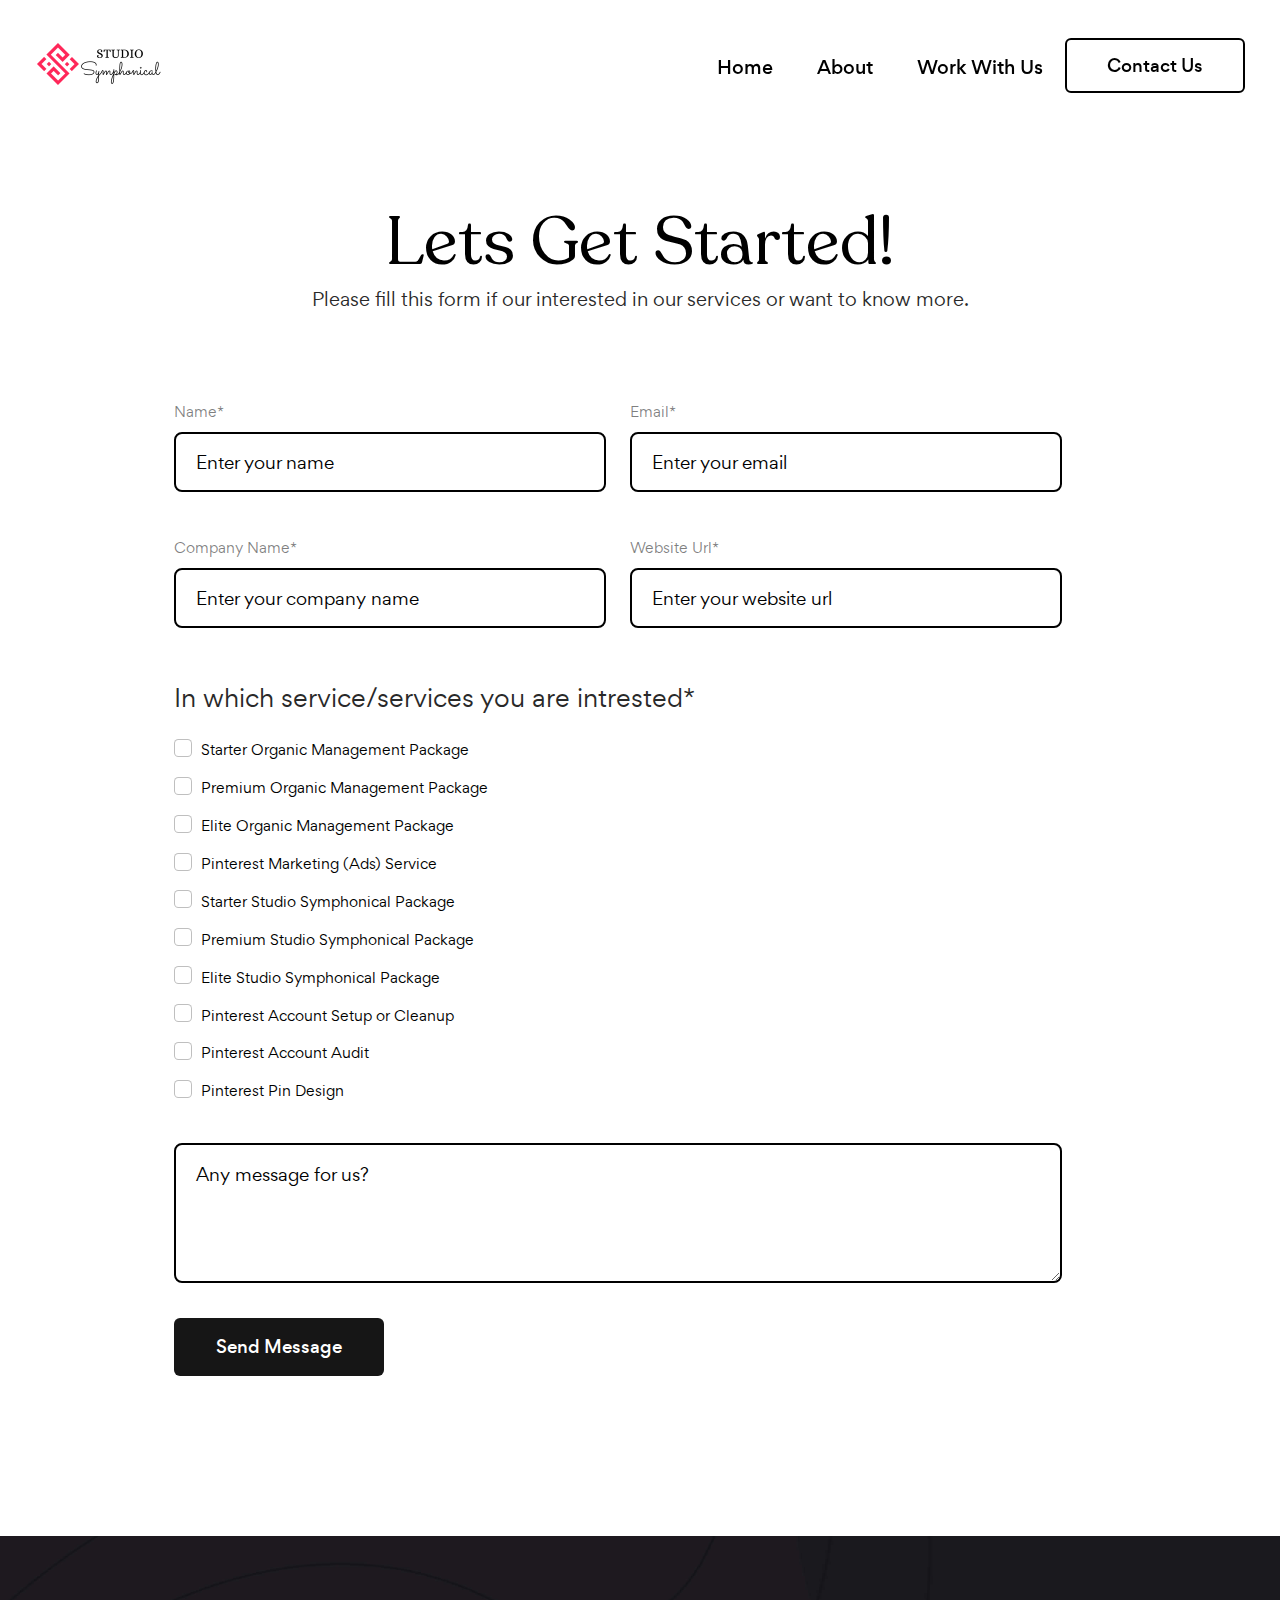
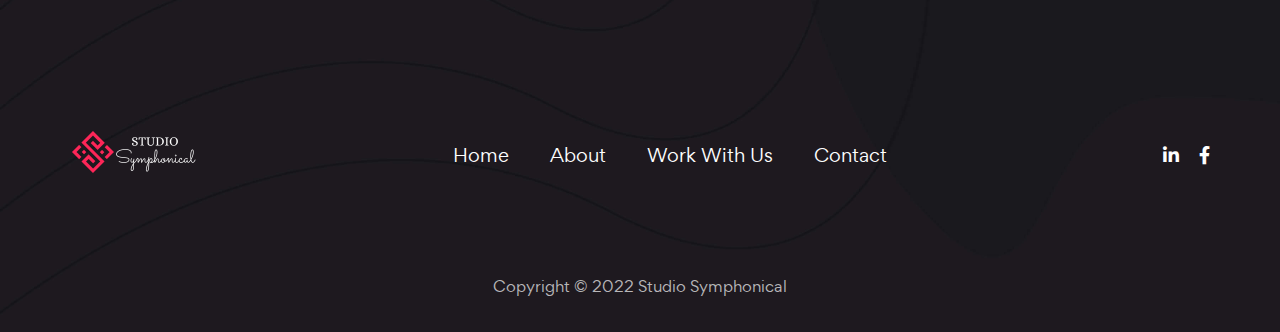
<file: Contact.html>
﻿<!DOCTYPE html>
<html lang="en">

<head>
	<meta charset="UTF-8">
	<meta name="keywords" content="">
	<meta name="description" content="">


	<meta property="og:type" content="website">
	<meta property="og:title" content="">
	<!-- For IE -->
	<meta http-equiv="X-UA-Compatible" content="IE=edge">
	<!-- For Resposive Device -->
	<meta name="viewport" content="width=device-width, initial-scale=1.0">
	<!-- For Window Tab Color -->
	<!-- Chrome, Firefox OS and Opera -->
	<meta name="theme-color" content="#202020">
	<!-- Windows Phone -->
	<meta name="msapplication-navbutton-color" content="#202020">
	<!-- iOS Safari -->
	<meta name="apple-mobile-web-app-status-bar-style" content="#202020">
	<title>Contact - Studio Symphonical </title>
	<meta name="description"
		content="We're Studio Symphonical, a Pinterest Marketing & Management agency with the vision of helping businesses and startups globally to achieve their business goals.">
	<!-- Favicon -->

	<!-- Main style sheet -->
	<link rel="shortcut icon" href="img/favicon.ico" type="image/x-icon">
	<link rel="stylesheet" type="text/css" href="css/style.css" media="all">
	<!-- responsive style sheet -->
	<link rel="stylesheet" type="text/css" href="css/responsive.css" media="all">


	<!-- MailerLite Universal -->
	<script>
		(function (w, d, e, u, f, l, n) {
			w[f] = w[f] || function () {
				(w[f].q = w[f].q || [])
					.push(arguments);
			}, l = d.createElement(e), l.async = 1, l.src = u,
				n = d.getElementsByTagName(e)[0], n.parentNode.insertBefore(l, n);
		})
			(window, document, 'script', 'https://assets.mailerlite.com/js/universal.js', 'ml');
		ml('account', '96033');
	</script>
	<!-- End MailerLite Universal -->
</head>

<body>
	<div class="main-page-wrapper">

		<!-- 
			=============================================
				Theme Main Menu
			============================================== 
			-->
		<header class="theme-main-menu sticky-menu theme-menu-one">
			<div class="inner-content">
				<div class="d-flex align-items-center justify-content-between">
					<div class="logo"><a href="index.html"><img src="img/logo.png" alt="" width="127px"></a>
					</div>
					<nav class="navbar navbar-expand-lg">
						<button class="navbar-toggler d-block d-lg-none" type="button" data-bs-toggle="collapse"
							data-bs-target="#navbarNav" aria-controls="navbarNav" aria-expanded="false"
							aria-label="Toggle navigation">
							<span></span>
						</button>
						<div class="collapse navbar-collapse" id="navbarNav">
							<ul class="navbar-nav">
								<li class="d-block d-lg-none">
									<div class="logo"><a href="index.html"><img src="img/logo.png" alt=""
												width="127px"></a>
									</div>
								</li>
								<li class="nav-item ">
									<a class="nav-link " href="index.html">Home</a>
								</li>
								<!-- <li class="nav-item dropdown">
										<a class="nav-link " href="#" role="button" data-bs-toggle="dropdown"
											data-bs-auto-close="outside" aria-expanded="false">About Us</a>
									</li> -->
								<li class="nav-item ">
									<a class="nav-link " href="About.html">
										About</a>
								</li>
								<li class="nav-item dropdown">
									<a class="nav-link dropdown-toggle" href="Services.html" role="button"
										data-bs-toggle="dropdown" data-bs-auto-close="outside"
										aria-expanded="false">Work With Us</a>
									<ul class="dropdown-menu">
										<li><a href="Services.html" class="dropdown-item"><span>All Services</span></a>
										</li>
										<li><a href="Services.html#service-1" class="dropdown-item"><span>Organic
													Management</span></a>
										</li>
										<li><a href="Services.html#service-2" class="dropdown-item"><span>Pinterst
													Marketing
													(Ads)</span></a></li>
										<li><a href="Services.html#service-3" class="dropdown-item"><span>Studio
													Symphonical
													Package</span></a>
										</li>
										<li><a href="Services.html#service-4" class="dropdown-item"><span>Account
													Setup or Cleanup</span></a></li>
										<li><a href="Services.html#service-5" class="dropdown-item"><span>Account
													Audit</span></a></li>
										<li><a href="Services.html#service-6" class="dropdown-item"><span>Pin
													Design</span></a></li>


									</ul>
								</li>
								<li class="nav-item dropdown mega-dropdown-md">
									<a href="#" class="theme-btn-two ml-lg-2">
										Contact Us
									</a>
								</li>

							</ul>

						</div>
					</nav>

				</div>
			</div> <!-- /.inner-content -->
			</het.ader> <!-- /.theme-main-menu -->
		</header>


		<!-- 
			=============================================
				Contact Section Four
			============================================== 
			-->
		<div class=" mt-120 lg-mt-100">

			<div class="title-style-two mt-200">
				<h2 class="title text-center ">Lets Get Started!</span>
				</h2>
			</div>
			<p class="meta-info-text text-center">Please fill this form if our interested in our services or want
				to know
				more.
			</p>

			<div class="container">
				<div class="row">
					<div class="col-xl-11 m-auto">
						<div class="form-style-one">
							<form action="https://formsubmit.co/contact@studiosymphonical.com" name="Interested Form"
								method="POST">
								<div class="messages"></div>
								<div class="row controls">
									<div class="col-sm-6">
										<div class="input-group-meta form-group mb-25">
											<label>Name*</label>
											<input type="text" placeholder="Enter your name" name="name"
												required="required" data-error="Name is required.">
											<div class="help-block with-errors"></div>
										</div>
									</div>
									<div class="col-sm-6">
										<div class="input-group-meta form-group mb-40">
											<label>Email*</label>
											<input type="email" placeholder="Enter your email " name="email"
												required="required" data-error="Valid email is required.">
											<div class="help-block with-errors"></div>
										</div>
									</div>
									<div class="col-sm-6">
										<div class="input-group-meta form-group mb-25">
											<label>Company Name*</label>
											<input type="text" placeholder="Enter your company name " name="company"
												required="required" data-error="Name is required.">
											<div class="help-block with-errors"></div>
										</div>
									</div>
									<div class="col-sm-6">
										<div class="input-group-meta form-group mb-25">
											<label>Website Url*</label>
											<input type="text" placeholder="Enter your website url" name="website"
												required="required" data-error="Name is required.">
											<div class="help-block with-errors"></div>
										</div>
									</div>
									<div class="col-sm-12 form-group mt-25 mb-30">

										<p class="text-lg">In which service/services you are intrested*</p>

										<div class="form-check">
											<input class="form-check-input" type="checkbox" value=""
												id="flexCheckDefault" name="Starter Organic Management Package">
											<label style="color: #000;" class="form-check-label" for="flexCheckDefault">
												Starter Organic Management Package
											</label>
										</div>

										<div class="form-check">
											<input class="form-check-input" type="checkbox" value=""
												id="flexCheckDefault" name="Premium Organic Management Package">
											<label style="color: #000;" class="form-check-label" for="flexCheckDefault">
												Premium Organic Management Package
											</label>
										</div>

										<div class="form-check">
											<input class="form-check-input" type="checkbox" value=""
												id="flexCheckDefault" name="Elite Organic Management Package">
											<label style="color: #000;" class="form-check-label" for="flexCheckDefault">
												Elite Organic Management Package
											</label>
										</div>

										<div class="form-check">
											<input class="form-check-input" type="checkbox" value=""
												id="flexCheckDefault" name="Pinterest Marketing (Ads) Service">
											<label style="color: #000;" class="form-check-label" for="flexCheckDefault">
												Pinterest Marketing (Ads) Service
											</label>
										</div>

										<div class="form-check">
											<input class="form-check-input" type="checkbox" value=""
												id="flexCheckDefault" name="Starter Studio Symphonical Package">
											<label style="color: #000;" class="form-check-label" for="flexCheckDefault">
												Starter Studio Symphonical Package
											</label>
										</div>

										<div class="form-check">
											<input class="form-check-input" type="checkbox" value=""
												id="flexCheckDefault" name="Premium Studio Symphonical Package">
											<label style="color: #000;" class="form-check-label" for="flexCheckDefault">
												Premium Studio Symphonical Package
											</label>
										</div>

										<div class="form-check">
											<input class="form-check-input" type="checkbox" value=""
												id="flexCheckDefault" name="Elite Studio Symphonical Package">
											<label style="color: #000;" class="form-check-label" for="flexCheckDefault">
												Elite Studio Symphonical Package
											</label>
										</div>

										<div class="form-check">
											<input class="form-check-input" type="checkbox" value=""
												id="flexCheckDefault" name="Pinterest Account Setup or Cleanup">
											<label style="color: #000;" class="form-check-label" for="flexCheckDefault">
												Pinterest Account Setup or Cleanup
											</label>
										</div>

										<div class="form-check">
											<input class="form-check-input" type="checkbox" value=""
												id="flexCheckDefault" name="Pinterest Account Audit">
											<label style="color: #000;" class="form-check-label" for="flexCheckDefault">
												Pinterest Account Audit
											</label>
										</div>

										<div class="form-check">
											<input class="form-check-input" type="checkbox" value=""
												id="flexCheckDefault" name="Pinterest Pin Design">
											<label style="color: #000;" class="form-check-label" for="flexCheckDefault">
												Pinterest Pin Design
											</label>
										</div>

									</div>
									<div class="col-sm-12">
										<div class="input-group-meta form-group mb-35">
											<textarea placeholder="Any message for us?" name="message"
												data-error="Please,leave us a message."></textarea>
											<div class="help-block with-errors"></div>
										</div>
									</div>
									<div class="col-12"><button type="submit" class="theme-btn-one ripple-btn">Send
											Message</button>
									</div>
								</div>
								<input type="hidden" name="_next" value="https://studiosymphonical.com/Thanks.html">
								<input type="hidden" name="_captcha" value="false">
								<input type="hidden" name="_template" value="table">
							</form>
						</div> <!-- /.form-style-one -->
					</div>
				</div>
			</div>
		</div>


		<!--
			=====================================================
				Footer
			=====================================================
			-->
		<div class="vcamp-footer-one dark-bg image-bg pt-0 mt-80">
			<div class="clearfix" style="visibility: hidden;">
				<div class="container">
					<div class="row">
						<div class="col-xxl-11 m-auto">
							<div class="subscribe-area">
								<div class="row align-items-center">
									<div class="col-md-6">
										<div class="title-style-three white-vr sm-pb-20">
											<h4 class="title">Get your FREE
												Pinterest pin templates</h4>
										</div>
									</div>
									<div class="col-md-6">
										<div class="subscribe-form d-lg-flex justify-content-end">
											<a class="ml-onclick-form theme-btn-four " style="border-radius: 6px;"
												href="javascript:void(0)" onclick="ml('show', 'NbmMlE', true)">Click
												Here To Get Pin Templates</a>

										</div> <!-- /.subscribe-form -->
									</div>
								</div>
							</div> <!-- /.subscribe-area -->
						</div>
					</div>
				</div>
			</div> <!-- /.bg-wrapper -->
			<div class="vcamp-footer-three " style="padding-bottom: 0;">
				<div class="container">
					<div class="d-lg-flex align-items-center justify-content-between">
						<div class="logo text-center"><a href="index.html"><img src="img/logo dark.png" alt=""
									style="width:127px"></a></div>
						<ul class="style-none footer-nav d-flex flex-wrap justify-content-center md-pt-20 md-pb-30">
							<li><a href="index.html">Home</a></li>
							<li><a href="About.html">About</a></li>
							<li><a href="Services.html">Work With Us</a></li>
							<li><a href="#">Contact</a></li>
						</ul>
						<ul class="d-flex justify-content-center social-icon style-none">
							<!-- <li><a href="#"><i class="fab fa-pinterest"></i></a></li> -->
							<li><a href="#"><i class="fab fa-linkedin-in"></i></a></li>
							<li><a href="#"><i class="fab fa-facebook-f"></i></a></li>
						</ul>
					</div>
				</div>
			</div>
			<div class="container">
				<div class="row">
					<div class="col-xxl-11 m-auto">
						<div class="bottom-footer">
							<div class="row">
								<div class="col-lg-4 order-lg-0 mb-15">

								</div>
								<div class="col-lg-4 order-lg-2 mb-15">

								</div>
								<div class="col-lg-4 order-lg-1 mb-15">
									<p class="copyright text-center">Copyright &copy; 2022 Studio
										Symphonical</p>
								</div>
							</div>
						</div>
					</div>
				</div>
			</div>
		</div> <!-- /.vcamp-footer-one -->


		<button class="scroll-top">
			<i class="bi bi-arrow-up-short"></i>
		</button>



		<!-- Optional JavaScript _____________________________  -->

		<!-- jQuery first, then Bootstrap JS -->
		<!-- jQuery -->
		<script src="vendor/jquery.min.js"></script>
		<!-- Bootstrap JS -->
		<script src="vendor/bootstrap/js/bootstrap.bundle.min.js"></script>
		<!-- AOS js -->
		<script src="vendor/aos-next/dist/aos.js"></script>
		<!-- Slick Slider -->
		<script src="vendor/slick/slick.min.js"></script>
		<!-- js Counter -->
		<script src="vendor/jquery.counterup.min.js"></script>
		<script src="vendor/jquery.waypoints.min.js"></script>
		<!-- Fancybox -->
		<script src="vendor/fancybox/dist/jquery.fancybox.min.js"></script>

		<!-- Theme js -->
		<script src="js/theme.js"></script>
	</div> <!-- /.main-page-wrapper -->
</body>

</html>
</file>
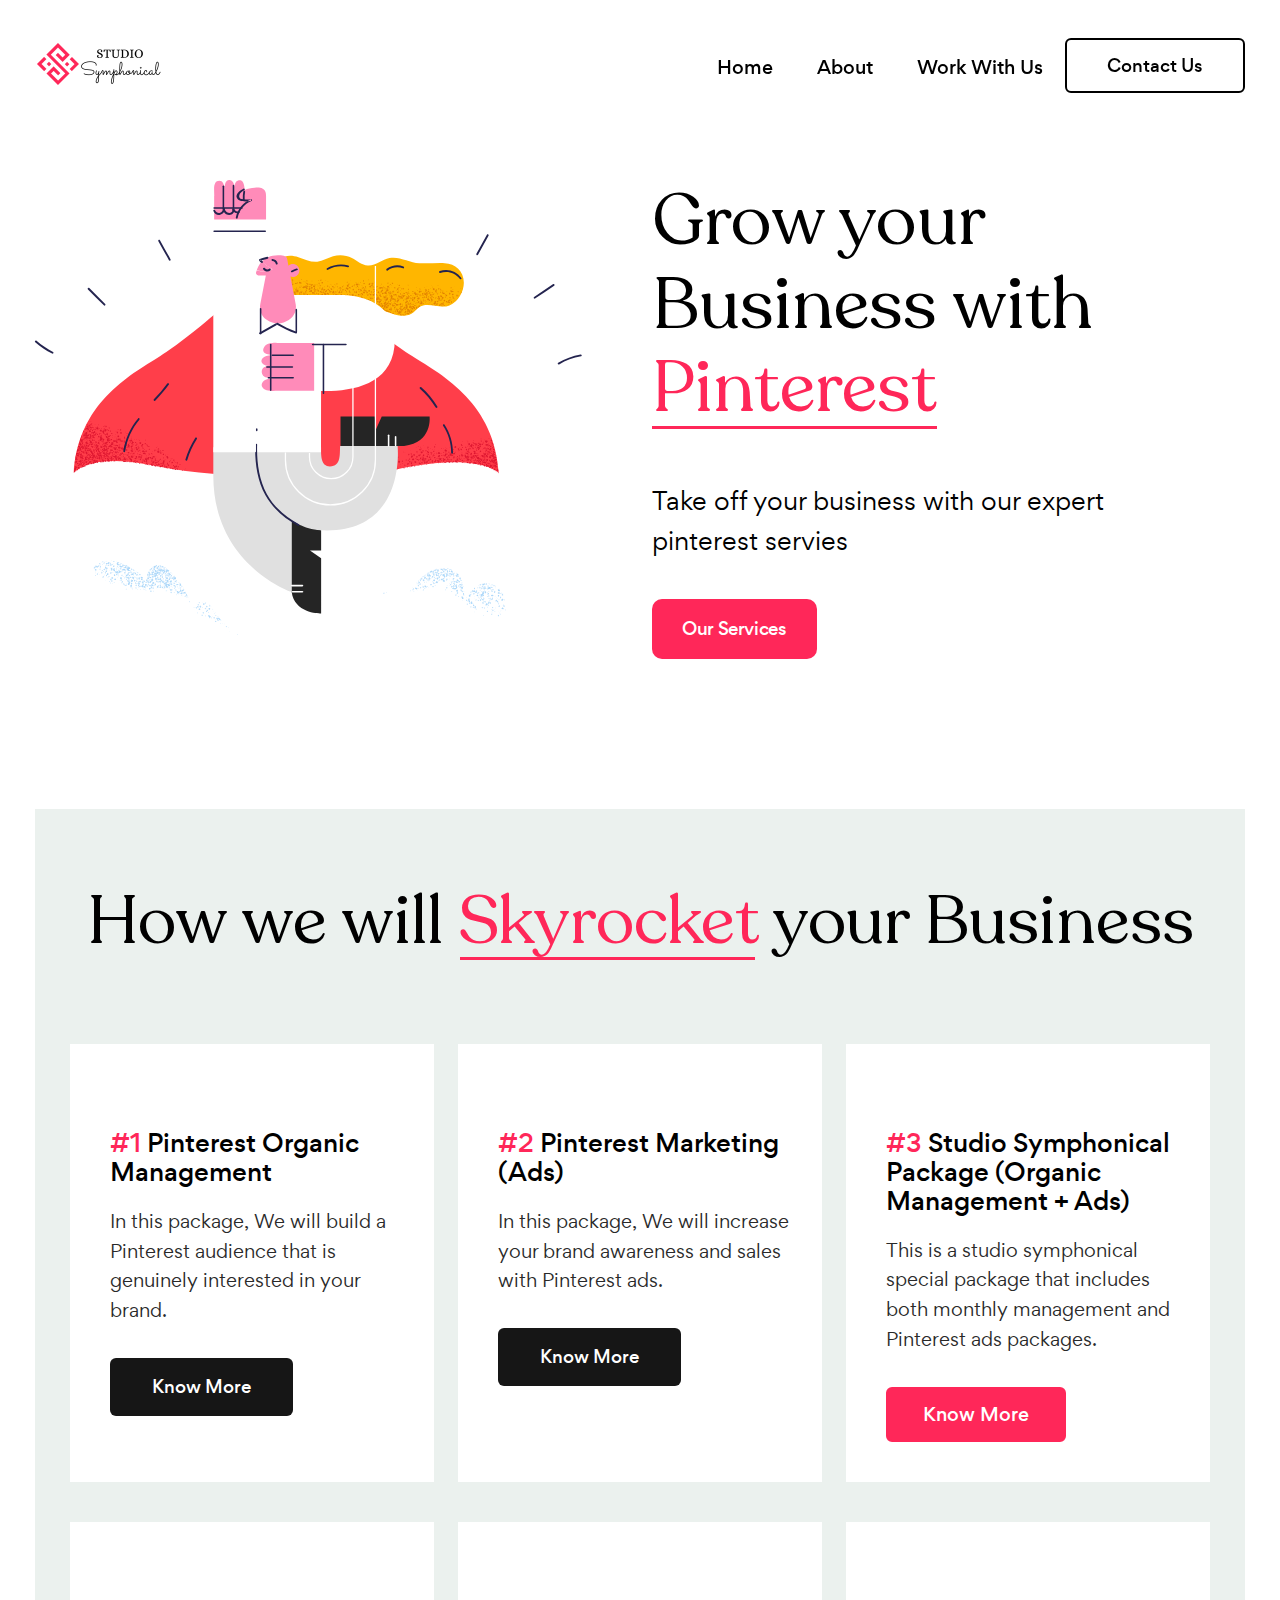
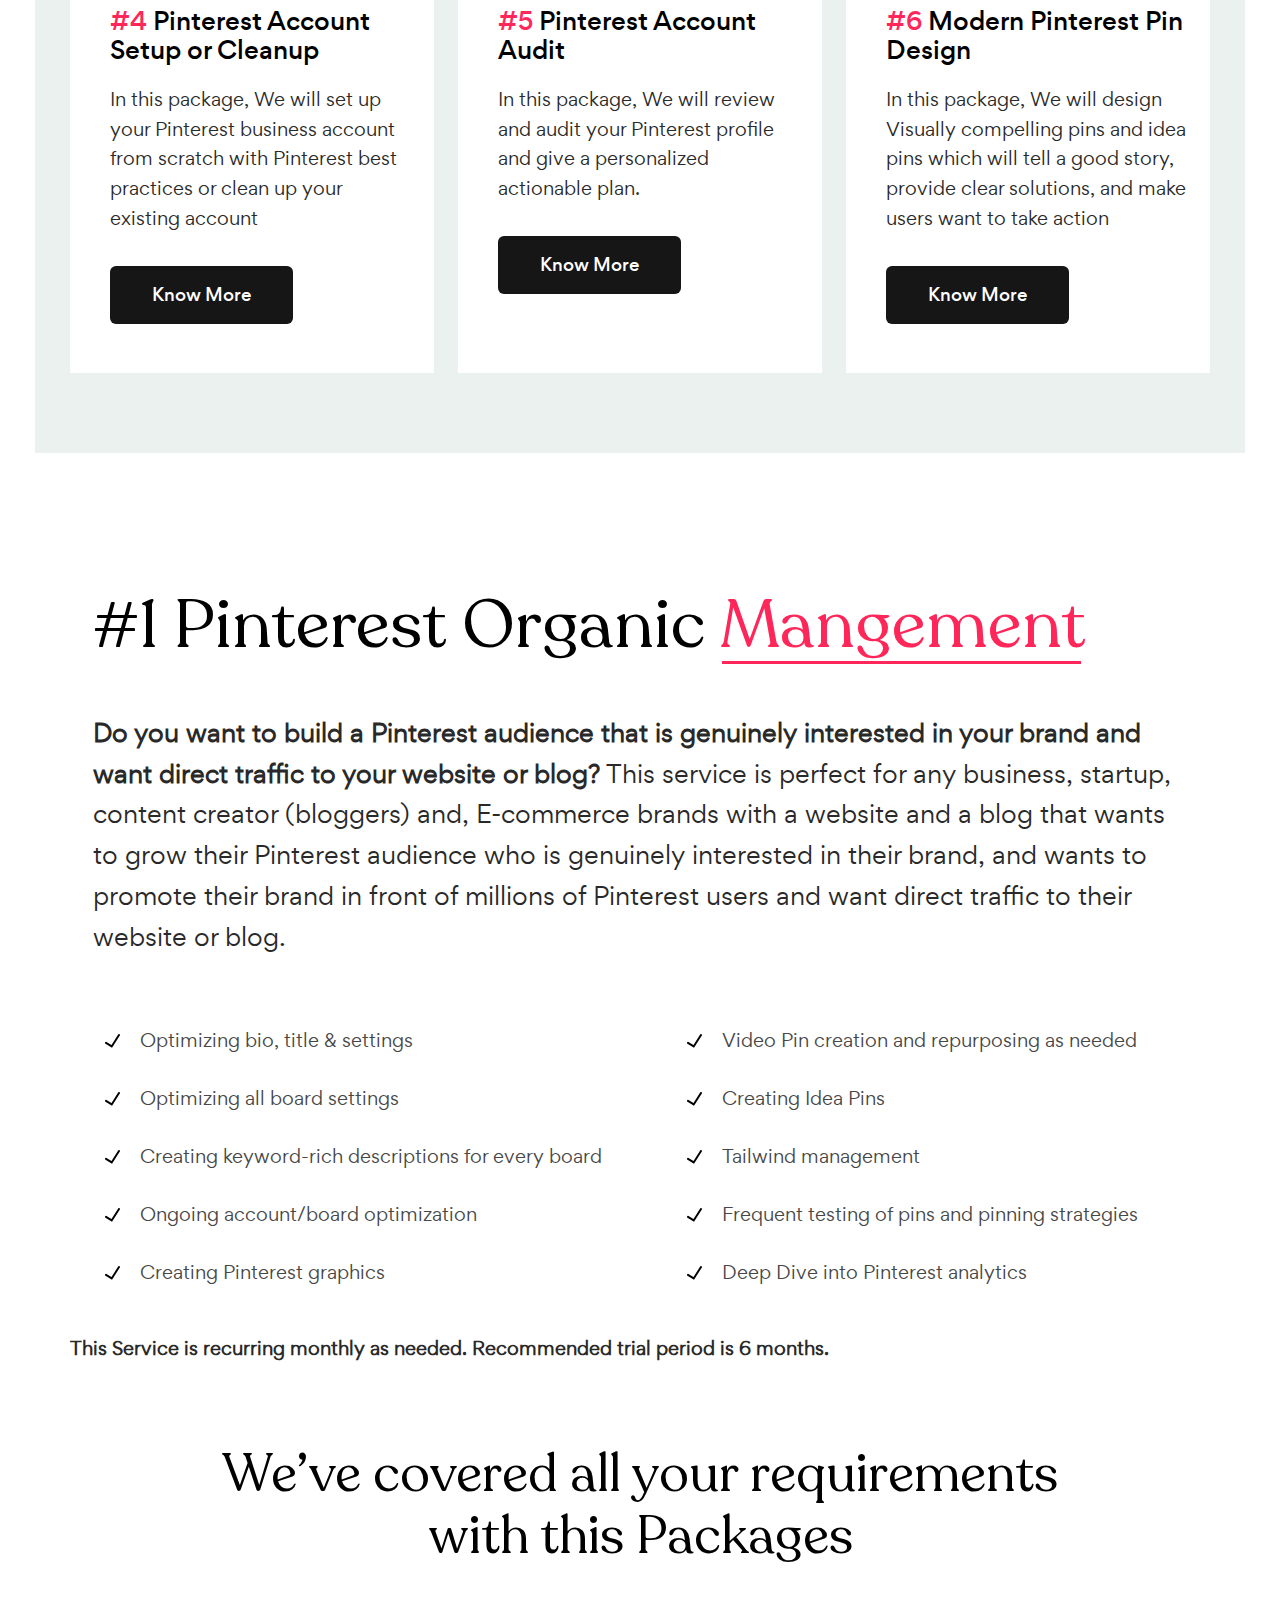
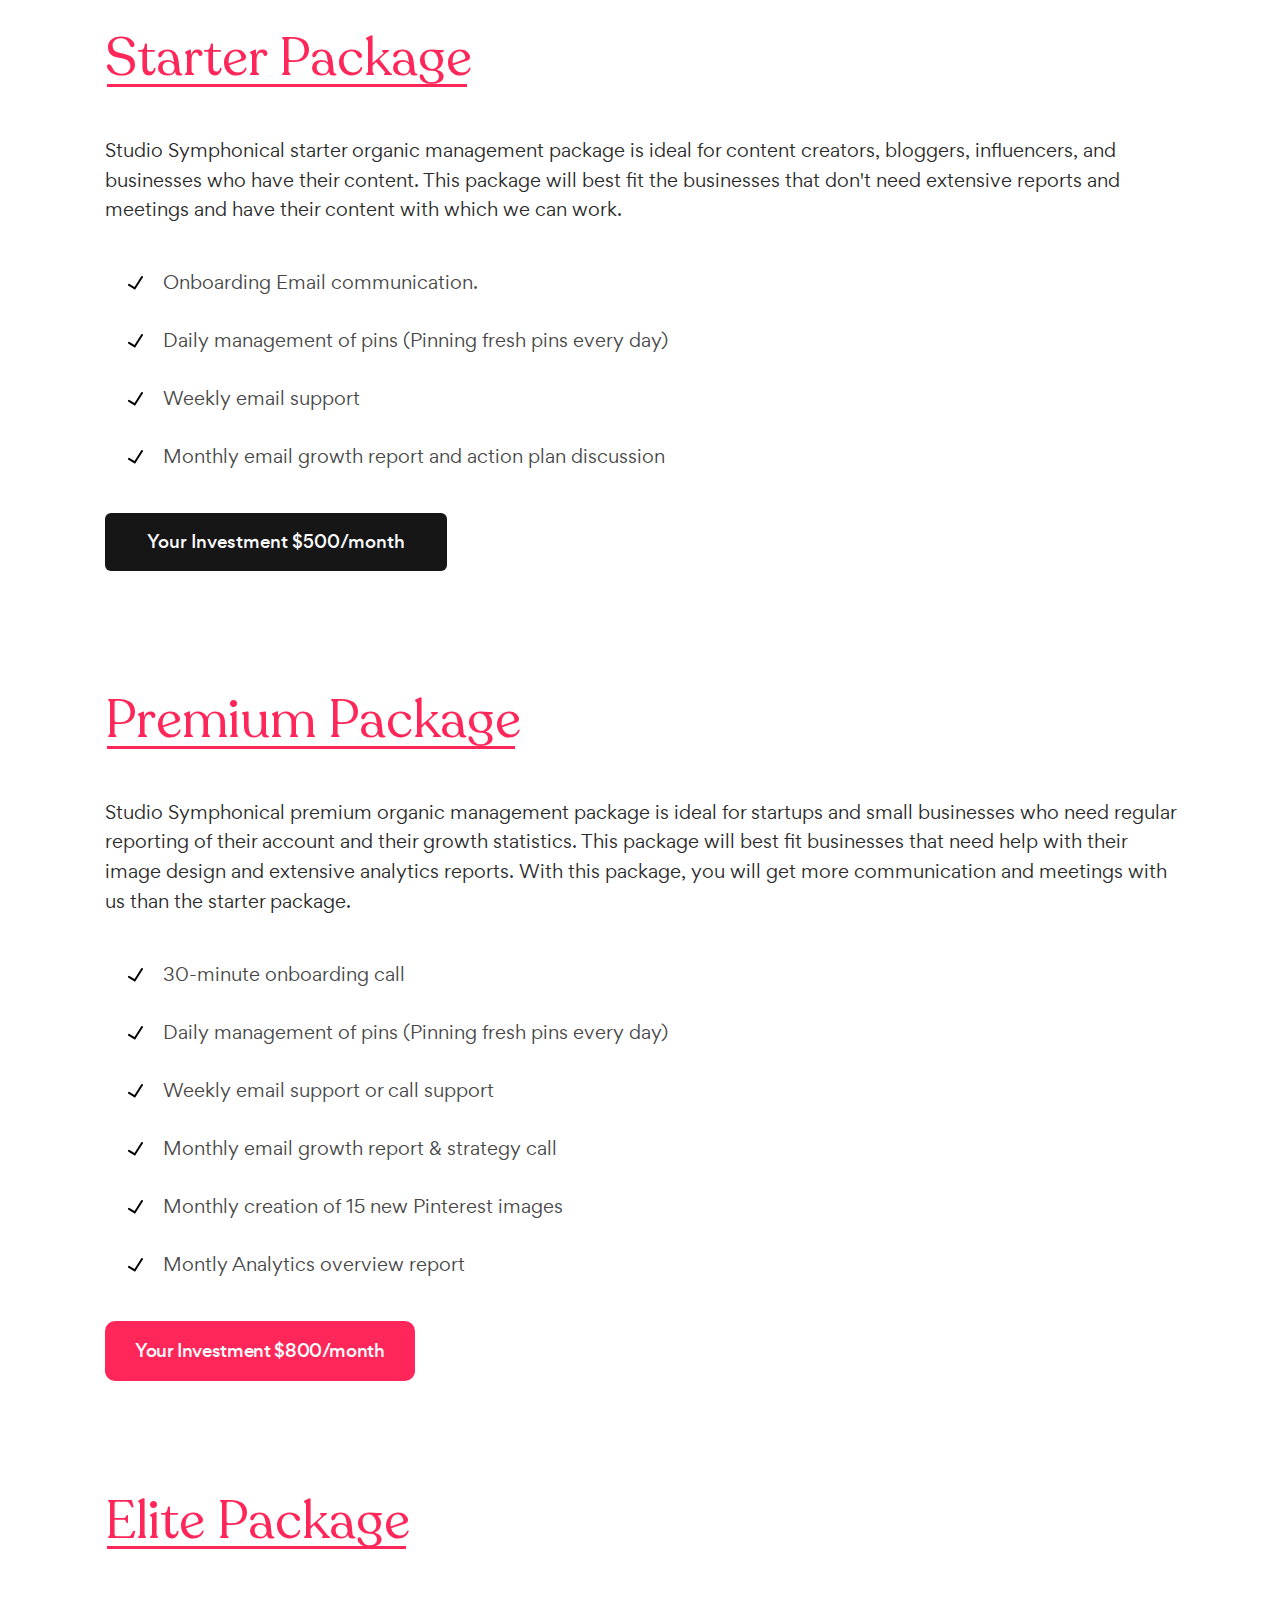
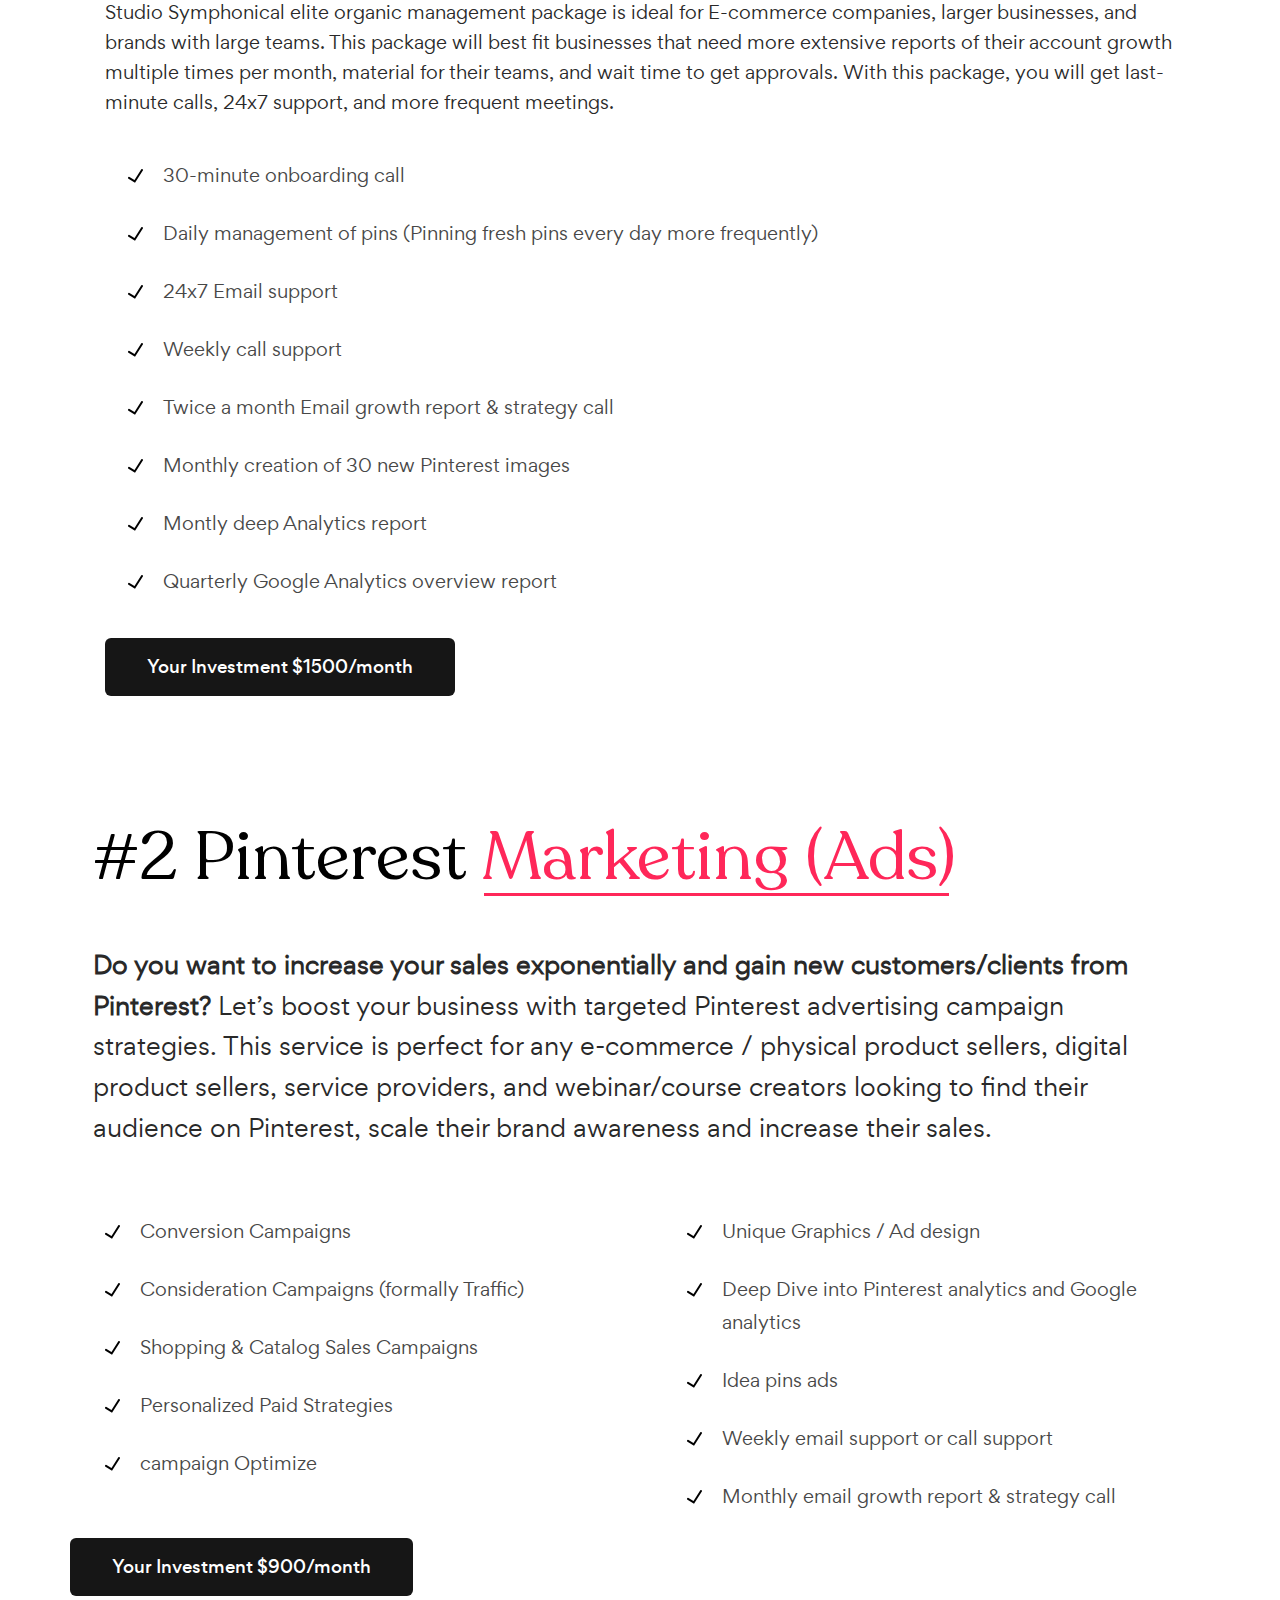
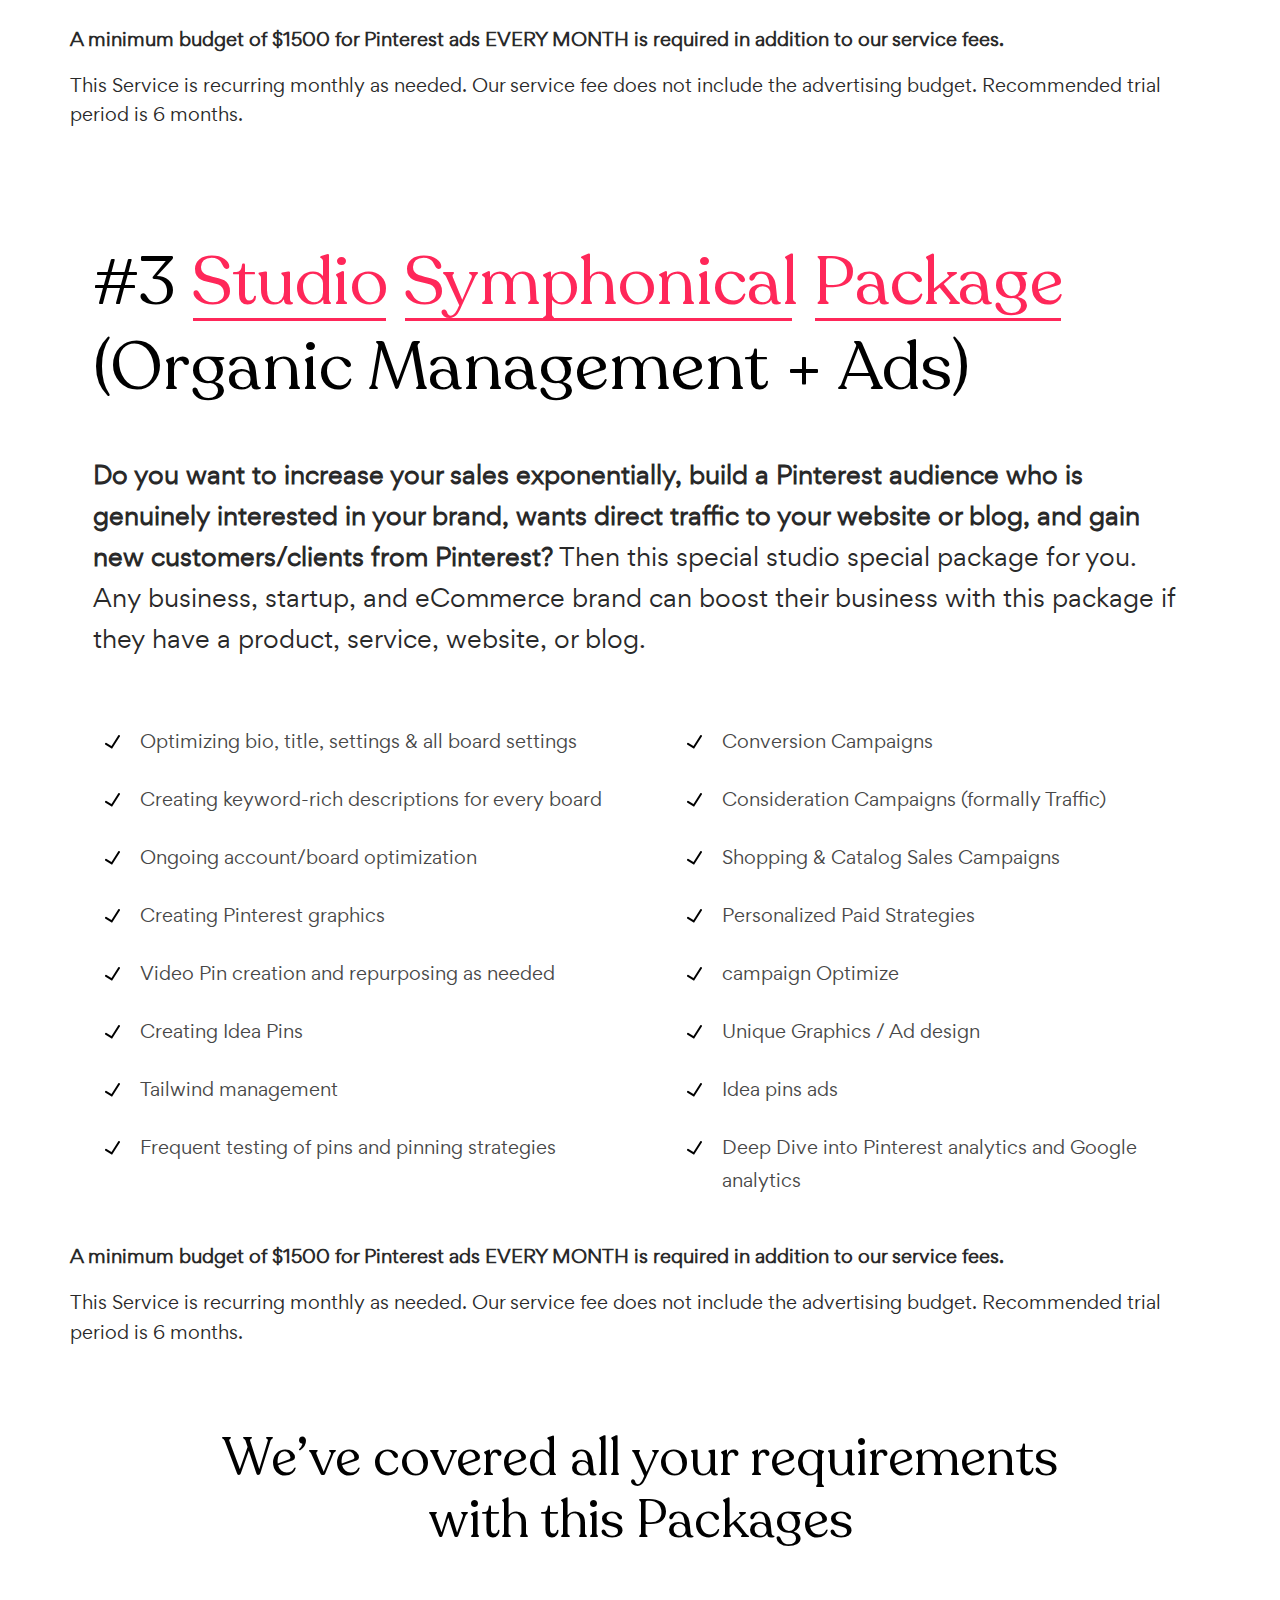
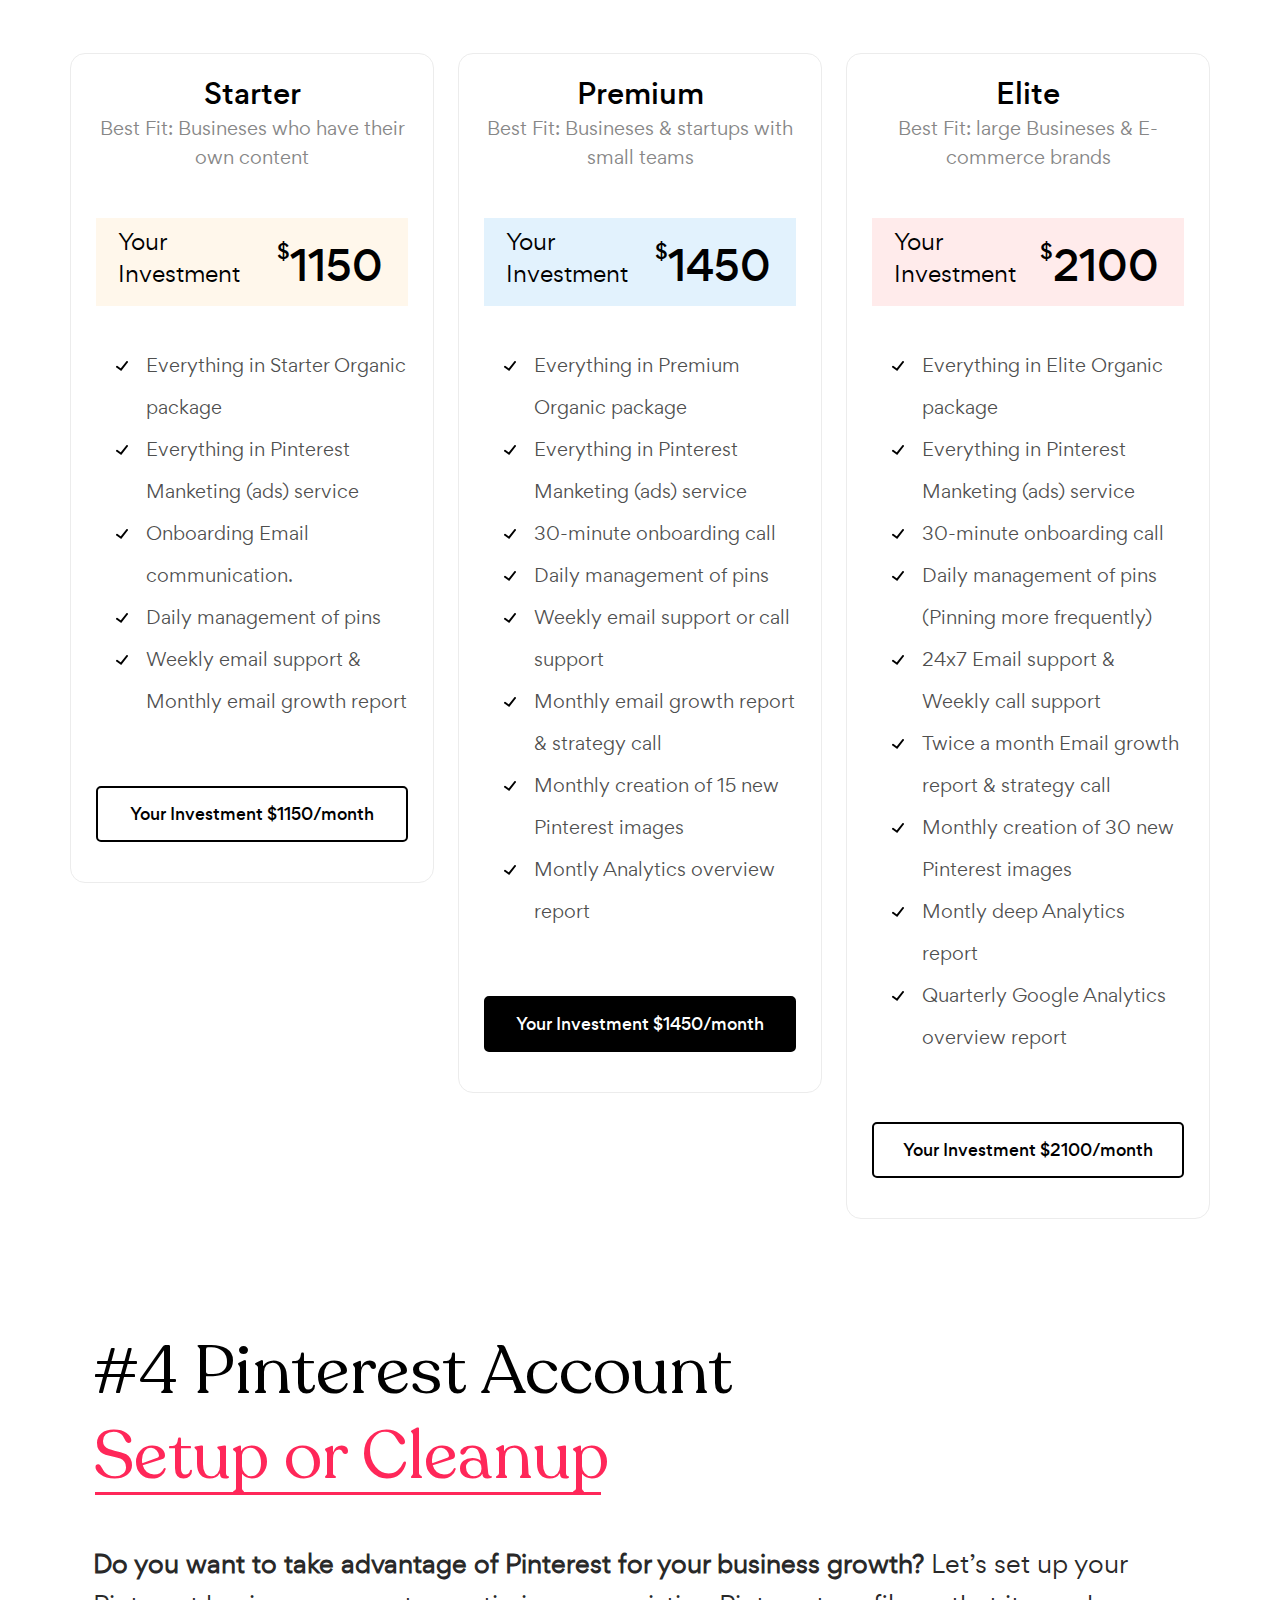
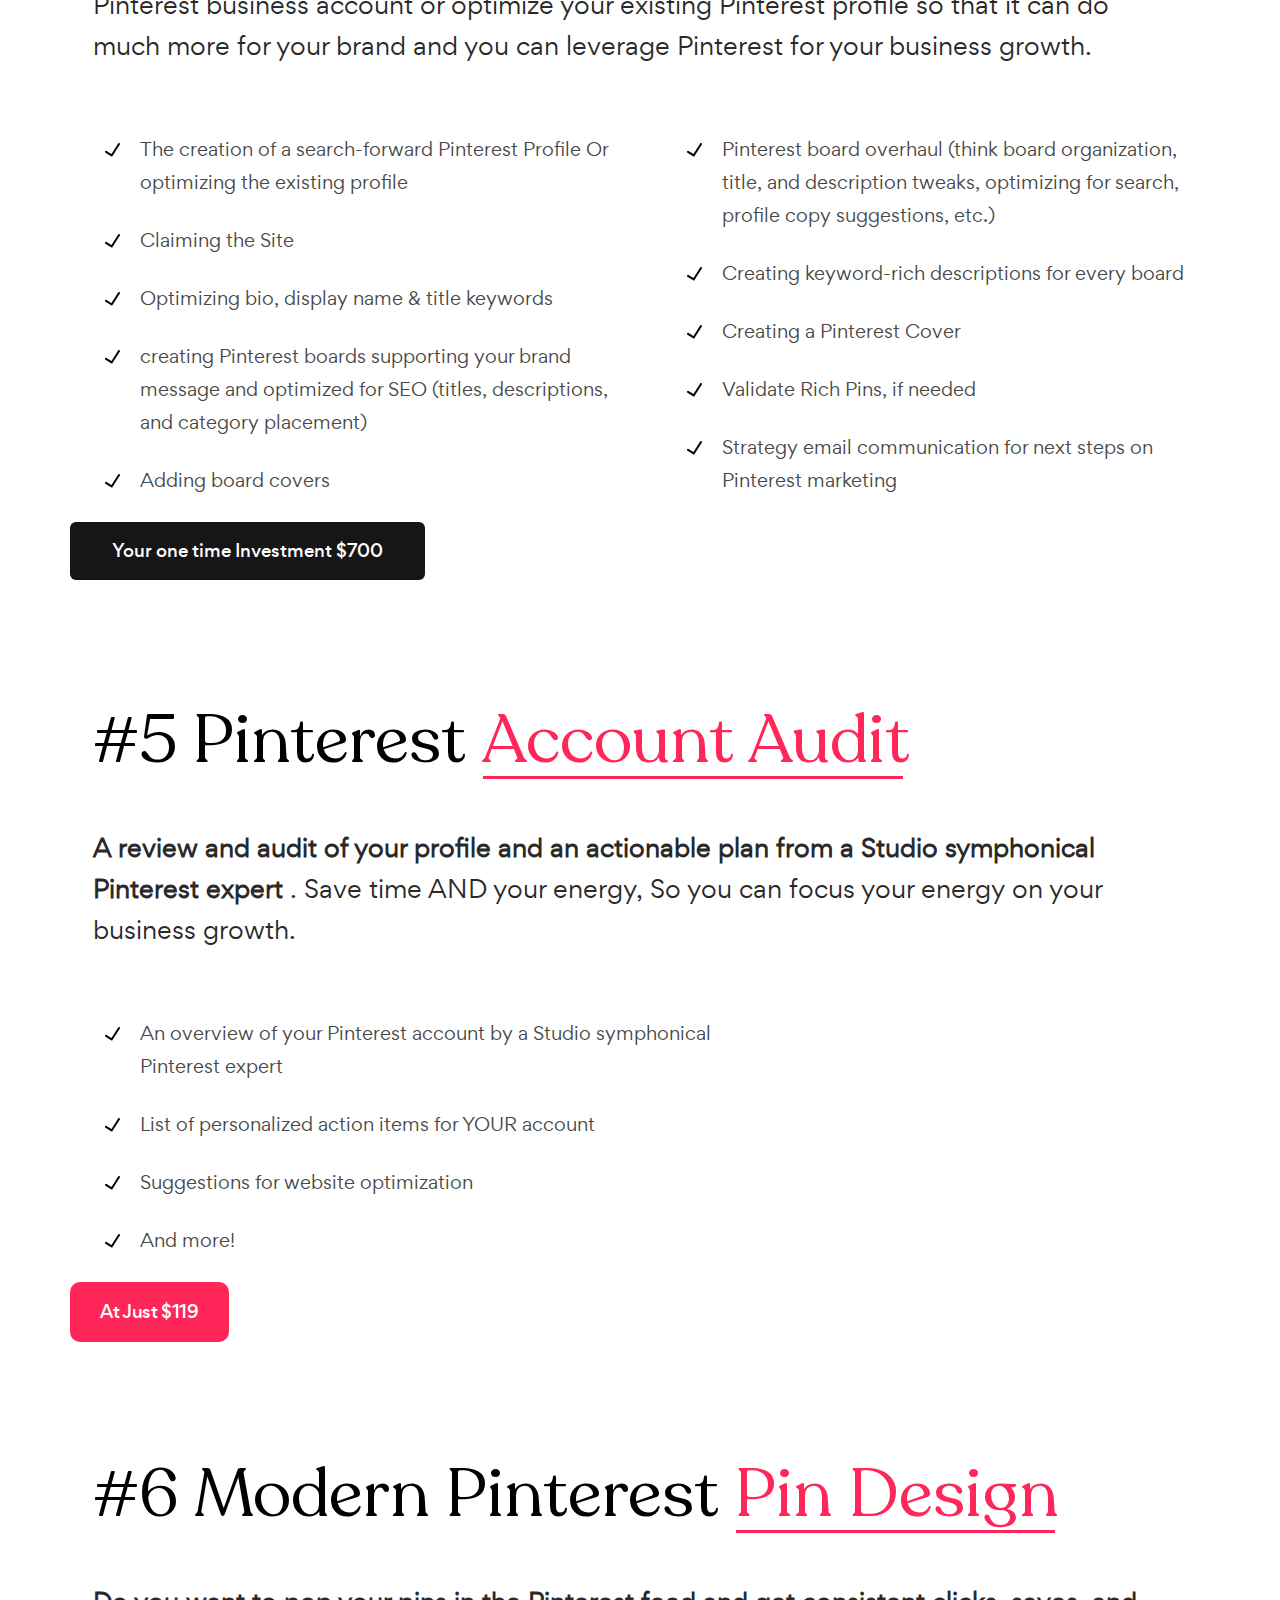
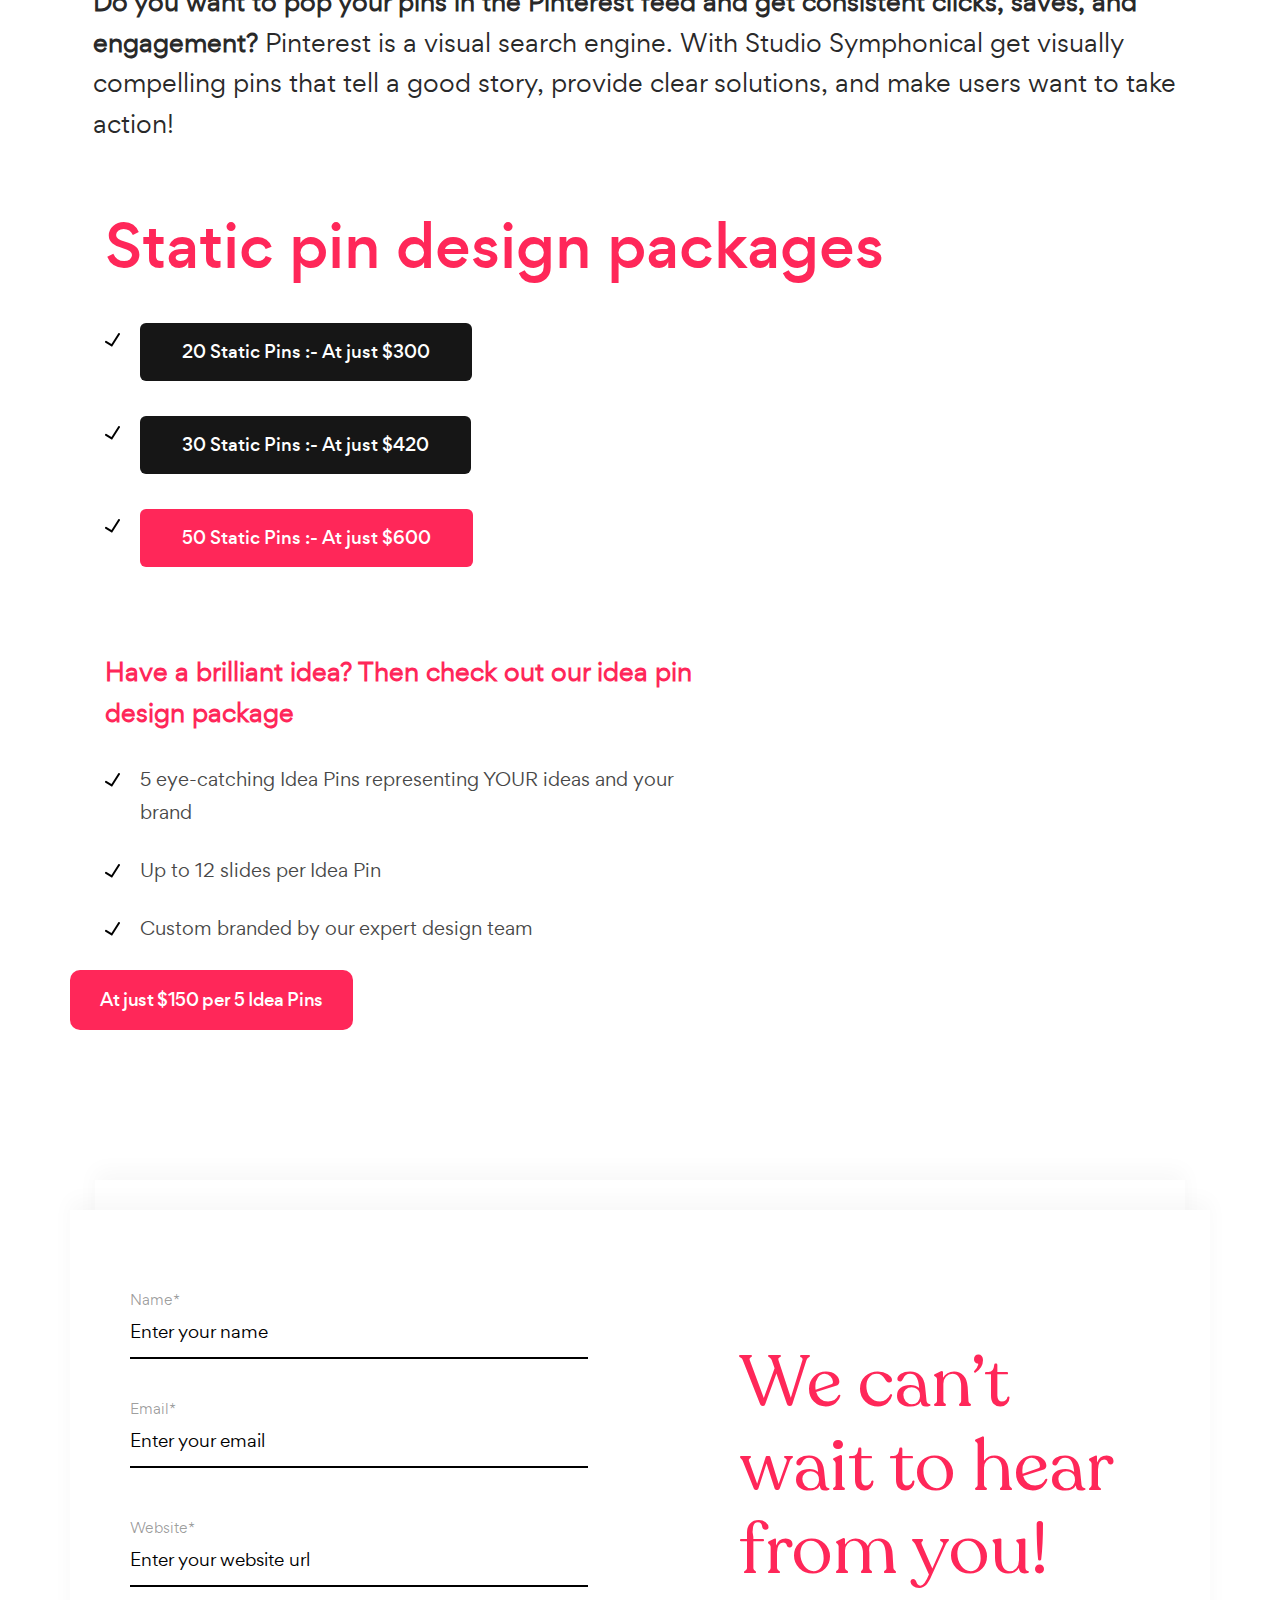
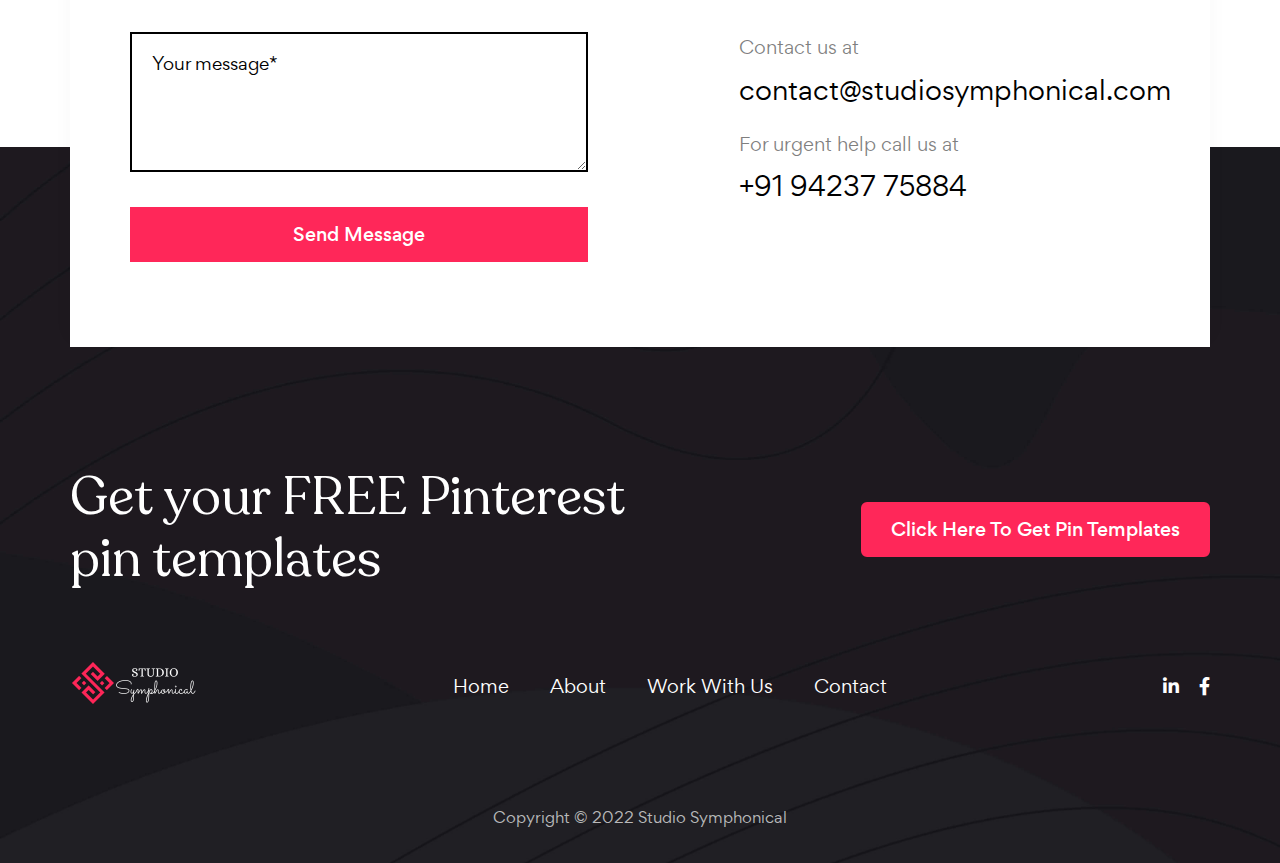
<file: Services.html>
<!DOCTYPE html>
<html lang="en">

<head>
	<meta charset="UTF-8">
	<meta name="keywords" content="">
	<meta name="description" content="">


	<meta property="og:type" content="website">
	<meta property="og:title" content="">
	<!-- For IE -->
	<meta http-equiv="X-UA-Compatible" content="IE=edge">
	<!-- For Resposive Device -->
	<meta name="viewport" content="width=device-width, initial-scale=1.0">
	<!-- For Window Tab Color -->
	<!-- Chrome, Firefox OS and Opera -->
	<meta name="theme-color" content="#202020">
	<!-- Windows Phone -->
	<meta name="msapplication-navbutton-color" content="#202020">
	<!-- iOS Safari -->
	<meta name="apple-mobile-web-app-status-bar-style" content="#202020">
	<title>Work With Us - Studio Symphonical </title>
	<meta name="description"
		content="We're Studio Symphonical, a Pinterest Marketing & Management agency with the vision of helping businesses and startups globally to achieve their business goals.">
	<!-- Favicon -->

	<!-- Main style sheet -->
	<link rel="shortcut icon" href="img/favicon.ico" type="image/x-icon">
	<link rel="stylesheet" type="text/css" href="css/style.css" media="all">
	<!-- responsive style sheet -->
	<link rel="stylesheet" type="text/css" href="css/responsive.css" media="all">


	<!-- MailerLite Universal -->
	<script>
		(function (w, d, e, u, f, l, n) {
			w[f] = w[f] || function () {
				(w[f].q = w[f].q || [])
					.push(arguments);
			}, l = d.createElement(e), l.async = 1, l.src = u,
				n = d.getElementsByTagName(e)[0], n.parentNode.insertBefore(l, n);
		})
			(window, document, 'script', 'https://assets.mailerlite.com/js/universal.js', 'ml');
		ml('account', '96033');
	</script>
	<!-- End MailerLite Universal -->
</head>

<body>
	<div class="main-page-wrapper">
		<!-- ===================================================
				Loading Transition
			==================================================== -->
		<section>
			<div id="preloader">
				<div id="ctn-preloader" class="ctn-preloader">
					<div class="animation-preloader">
						<div class="icon"><img src="img/Graphical logo.svg" alt="" class="m-auto d-block"> <span></span>
						</div>
						<div class="txt-loading mt-4">
							<span data-text-preloader="S" class="letters-loading">
								S
							</span>
							<span data-text-preloader="Y" class="letters-loading">
								Y
							</span>
							<span data-text-preloader="M" class="letters-loading">
								M
							</span>
							<span data-text-preloader="P" class="letters-loading">
								P
							</span>
							<span data-text-preloader="H" class="letters-loading">
								H
							</span>
							<span data-text-preloader="O" class="letters-loading">
								O
							</span>
							<span data-text-preloader="N" class="letters-loading">
								N
							</span>
							<span data-text-preloader="I" class="letters-loading">
								I
							</span>
							<span data-text-preloader="C" class="letters-loading">
								C
							</span>
							<span data-text-preloader="A" class="letters-loading">
								A
							</span>
							<span data-text-preloader="L" class="letters-loading">
								L
							</span>
						</div>
					</div>
				</div>
			</div>
		</section>




		<!-- 
			=============================================
				Theme Main Menu
			============================================== 
			-->
		<header class="theme-main-menu sticky-menu theme-menu-one">
			<div class="inner-content">
				<div class="d-flex align-items-center justify-content-between">
					<div class="logo"><a href="index.html"><img src="img/logo.png" alt="" width="127px"></a>
					</div>
					<nav class="navbar navbar-expand-lg">
						<button class="navbar-toggler d-block d-lg-none" type="button" data-bs-toggle="collapse"
							data-bs-target="#navbarNav" aria-controls="navbarNav" aria-expanded="false"
							aria-label="Toggle navigation">
							<span></span>
						</button>
						<div class="collapse navbar-collapse" id="navbarNav">
							<ul class="navbar-nav">
								<li class="d-block d-lg-none">
									<div class="logo"><a href="index.html"><img src="img/logo.png" alt=""
												width="127px"></a>
									</div>
								</li>
								<li class="nav-item ">
									<a class="nav-link " href="index.html">Home</a>
								</li>
								<!-- <li class="nav-item dropdown">
										<a class="nav-link " href="#" role="button" data-bs-toggle="dropdown"
											data-bs-auto-close="outside" aria-expanded="false">About Us</a>
									</li> -->
								<li class="nav-item ">
									<a class="nav-link " href="About.html">
										About</a>
								</li>
								<li class="nav-item dropdown">
									<a class="nav-link dropdown-toggle" href="#" role="button" data-bs-toggle="dropdown"
										data-bs-auto-close="outside" aria-expanded="false">Work With Us</a>
									<ul class="dropdown-menu">
										<li><a href="#" class="dropdown-item"><span>All Services</span></a>
										</li>
										<li><a href="#service-1" class="dropdown-item"><span>Organic
													Management</span></a>
										</li>
										<li><a href="#service-2" class="dropdown-item"><span>Pinterst
													Marketing
													(Ads)</span></a></li>
										<li><a href="#service-3" class="dropdown-item"><span>Studio
													Symphonical
													Package</span></a>
										</li>
										<li><a href="#service-4" class="dropdown-item"><span>Account
													Setup or Cleanup</span></a></li>
										<li><a href="#service-5" class="dropdown-item"><span>Account
													Audit</span></a></li>
										<li><a href="#service-6" class="dropdown-item"><span>Pin
													Design</span></a></li>


									</ul>
								</li>
								<li class="nav-item dropdown mega-dropdown-md">
									<a href="#Contact" class="theme-btn-two ml-lg-2">
										Contact Us
									</a>
								</li>

							</ul>

						</div>
					</nav>

				</div>
			</div> <!-- /.inner-content -->
			</het.ader> <!-- /.theme-main-menu -->
		</header>


		<!-- 
			=============================================
				Theme Hero Banner
			============================================== 
			-->
		<div class="hero-banner-five mt-180 md-mt-150">
			<div class="container">
				<div class="row">
					<div class="col-lg-6 ms-auto title-style-one">
						<h1 class="title pb-20 lg-pb-10">Grow your Business with <span>Pinterest</span> </h1>
						<p class="hero-sub-heading text-lg" style="padding-top: 30px;">Take off your business with our
							expert pinterest servies</p>
						<a href="#services-card" style="margin-top: -20px;" class="theme-btn-thirteen">Our Services</a>
					</div>
				</div>
			</div>
			<div class="illustration-container">
				<img src="img/ils_04.svg" alt="">
			</div> <!-- /.illustration-container -->
		</div> <!-- /.hero-banner-five -->



		<!--
			=====================================================
				Services cards
			=====================================================
			-->
		<div class="vcamp-feature-section-one box-layout mt-150 lg-mt-100" id="services-card">
			<div class="bg-wrapper">
				<div class="vcamp-feature-section-twelve" style="background: #EBF1EE; ">
					<div class="container">
						<div class="row">

							<div class="title-style-two text-center pb-40 lg-pb-10">
								<h2 class="title">How we will <span>Skyrocket</span> your Business</span></h2>
							</div>

						</div>

						<div class="row gx-xxl-5">
							<div class="col-lg-4 mt-40">
								<div class="card-style-one">
									<!-- <div class="icon style-two d-flex align-items-center justify-content-center">
											<img src="images/icon/icon_61.svg" alt="" class="tran3s">
										</div> -->
									<h4 class="title"><span style="color: #ff2759;">#1</span> Pinterest Organic
										Management</h4>
									<p>
										In this package, We will build a Pinterest audience that is genuinely
										interested in your brand.
									</p>
									<a href="#service-1" class="theme-btn-one">
										Know More
									</a>
								</div>
							</div>
							<div class="col-lg-4 mt-40">
								<div class="card-style-one">
									<!-- <div class="icon style-two d-flex align-items-center justify-content-center">
											<img src="images/icon/icon_62.svg" alt="" class="tran3s">
										</div> -->
									<h4 class="title"><span style="color: #ff2759;">#2</span> Pinterest Marketing (Ads)
									</h4>
									<p>In this package, We will increase your brand awareness and sales with
										Pinterest ads. </p>
									<a href="#service-2" class="theme-btn-one">
										Know More
									</a>
								</div>
							</div>
							<div class="col-lg-4 mt-40">
								<div class="card-style-one">
									<!-- <div class="icon style-two d-flex align-items-center justify-content-center">
											<img src="images/icon/icon_63.svg" alt="" class="tran3s">
										</div> -->
									<h4 class="title"><span style="color: #ff2759;">#3</span> Studio Symphonical Package
										(Organic Management +
										Ads)</h4>
									<p>This is a studio symphonical special package that includes both monthly
										management and Pinterest ads packages.</p>
									<a href="#service-3" class="theme-btn-four" style="border-radius: 6px;">
										Know More
									</a>
								</div>
							</div>
						</div>
						<div class="row gx-xxl-5">
							<div class="col-lg-4 mt-40">
								<div class="card-style-one">
									<!-- <div class="icon style-two d-flex align-items-center justify-content-center">
											<img src="images/icon/icon_61.svg" alt="" class="tran3s">
										</div> -->
									<h4 class="title"><span style="color: #ff2759;">#4</span> Pinterest Account Setup or
										Cleanup</h4>
									<p>In this package, We will set up your Pinterest business account from scratch
										with Pinterest best practices or clean up your existing account</p>
									<a href="#service-4" class="theme-btn-one">
										Know More
									</a>
								</div>
							</div>
							<div class="col-lg-4 mt-40">
								<div class="card-style-one">
									<!-- <div class="icon style-two d-flex align-items-center justify-content-center">
											<img src="images/icon/icon_62.svg" alt="" class="tran3s">
										</div> -->
									<h4 class="title"><span style="color: #ff2759;">#5</span> Pinterest Account Audit
									</h4>
									<p>In this package, We will review and audit your Pinterest profile and give a
										personalized actionable plan.</p>
									<a href="#service-5" class="theme-btn-one">
										Know More
									</a>
								</div>
							</div>
							<div class="col-lg-4 mt-40">
								<div class="card-style-one">
									<!-- <div class="icon style-two d-flex align-items-center justify-content-center">
											<img src="images/icon/icon_63.svg" alt="" class="tran3s">
										</div> -->
									<h4 class="title"><span style="color: #ff2759;">#6</span> Modern Pinterest Pin
										Design</h4>
									<p>In this package, We will design Visually compelling pins and idea pins which
										will tell a good story, provide clear solutions, and make users want to take
										action</p>
									<a href="#service-6" class="theme-btn-one">
										Know More
									</a>
								</div>
							</div>
						</div>
					</div>
				</div> <!-- /.vcamp-feature-section-twelve -->
			</div>
		</div> <!-- /.bg-wrapper -->



		<!-- 
			=============================================
				service 1 
			============================================== 
			-->
		<div class="vcamp-text-block-one  mt-90 md-mt-20 " id="service-1">
			<div class="container">
				<div class="row align-items-center">
					<div class="text-wrapper">
						<div class="ps-xxl-5 pt-0 md-pt-60">
							<div class="title-style-two">
								<h2 class="title text-center text-lg-start">#1 Pinterest Organic
									<span>Mangement</span>
								</h2>
							</div>
							<p class="meta-info-text text-lg"> <b>Do you want to build a Pinterest audience that is
									genuinely interested in your brand and want direct traffic to your website or
									blog?</b>
								This service is perfect for any business, startup, content creator (bloggers) and,
								E-commerce
								brands with a
								website and a blog that wants to grow their Pinterest audience who is genuinely
								interested
								in their brand, and wants to promote their brand in front of millions of Pinterest users
								and
								want direct traffic to their website or blog.</p>

						</div>
					</div>
				</div>
			</div>
			<div class="vcamp-text-block-twelve ">
				<div class="container">
					<div class="row">
						<div class="col-xxl-5 col-xl-6 col-lg-7">
							<div class="text-wrapper pt-0">
								<ul class="style-none">
									<li> Optimizing bio, title & settings
									</li>
									<li>Optimizing all board settings
									</li>
									<li>Creating keyword-rich descriptions for every board
									</li>
									<li>Ongoing account/board optimization
									</li>
									<li>Creating Pinterest graphics
									</li>
								</ul>

							</div> <!-- /.text-wrapper -->
						</div>
						<div class="col-xxl-5 col-xl-6 col-lg-7">
							<div class="text-wrapper pt-0">
								<ul class="style-none">
									<li>Video Pin creation and repurposing as needed
									</li>
									<li>Creating Idea Pins
									</li>
									<li>Tailwind management
									</li>
									<li>Frequent testing of pins and pinning strategies
									</li>
									<li>Deep Dive into Pinterest analytics</li>
								</ul>

							</div> <!-- /.text-wrapper -->
						</div>
					</div>

					<p class="mt-20"><b>This Service is recurring monthly as needed.
							Recommended trial period is 6 months.</b></p>
				</div>

			</div> <!-- /.vcamp-text-block-twelve -->
			<div class="pricing-section-one mt-80 lg-mt-50">
				<div class="container">
					<div class="row mb-20">
						<div class="col-xxl-9 col-xl-10 col-lg-8 col-md-10 m-auto">
							<div class="title-style-three text-center">
								<h2 class="title">We’ve covered all your requirements with this Packages </h2>
							</div> <!-- /.title-style-six -->
						</div>
					</div>


					<div class="container text-wrapper">
						<div class="title-style-three">
							<h2 class="title"><span>Starter Package</span>
							</h2>
						</div>
						<p class="meta-info-text">Studio Symphonical starter organic management package is ideal for
							content creators, bloggers, influencers, and businesses who have their content. This package
							will best fit the businesses that don't need extensive reports and meetings and have their
							content with which we can work.
						</p>

						<div class="vcamp-text-block-twelve " style="margin-top: -25px;">
							<div class="container">
								<div class="row">

									<div class="text-wrapper pt-0">
										<ul class="style-none">
											<li>Onboarding Email communication.</li>
											<li>Daily management of pins (Pinning fresh pins every day)
											</li>
											<li>Weekly email support
											</li>
											<li>Monthly email growth report and action plan discussion
											</li>
										</ul>

									</div> <!-- /.text-wrapper -->

								</div>
							</div>
						</div>
						<a href="Contact.html" target=”_blank” class="theme-btn-one mt-15">Your Investment
							$500/month</a>
					</div>

					<div class="container text-wrapper mt-70 md-mt-30">
						<div class="title-style-three">
							<h2 class="title"><span>Premium Package</span>
							</h2>
						</div>
						<p class="meta-info-text">Studio Symphonical premium organic management package is ideal for
							startups and small businesses who need regular reporting of their account and their growth
							statistics. This package will best fit businesses that need help with their image design and
							extensive analytics reports. With this package, you will get more communication and meetings
							with us than the starter package.
						</p>

						<div class="vcamp-text-block-twelve " style="margin-top: -25px;">
							<div class="container">
								<div class="row">

									<div class="text-wrapper pt-0">
										<ul class="style-none">
											<li>30-minute onboarding call</li>
											<li>Daily management of pins (Pinning fresh pins every day)
											</li>
											<li>Weekly email support or call support
											</li>
											<li>Monthly email growth report & strategy call
											</li>
											<li>Monthly creation of 15 new Pinterest images
											</li>
											<li>Montly Analytics overview report
											</li>
										</ul>

									</div> <!-- /.text-wrapper -->

								</div>
							</div>
						</div>
						<a href="Contact.html" target=”_blank” class="theme-btn-thirteen mt-15">Your Investment
							$800/month</a>
					</div>

					<div class="container text-wrapper mt-70 md-mt-30">
						<div class="title-style-three">
							<h2 class="title"><span>Elite Package</span>
							</h2>
						</div>
						<p class="meta-info-text">
							Studio Symphonical elite organic management package is ideal for E-commerce companies,
							larger
							businesses, and brands with large teams. This package will best fit businesses that need
							more
							extensive reports of their account growth multiple times per month, material for their
							teams,
							and wait time to get approvals. With this package, you will get last-minute calls, 24x7
							support,
							and more frequent meetings.
						</p>

						<div class="vcamp-text-block-twelve " style="margin-top: -25px;">
							<div class="container">
								<div class="row">

									<div class="text-wrapper pt-0">
										<ul class="style-none">
											<li>30-minute onboarding call</li>
											<li>Daily management of pins (Pinning fresh pins every day more frequently)
											</li>
											<li>24x7 Email support</li>
											<li>Weekly call support
											</li>
											<li>Twice a month Email growth report & strategy call
											</li>
											<li>Monthly creation of 30 new Pinterest images
											</li>
											<li>Montly deep Analytics report
											</li>
											<li>Quarterly Google Analytics overview report</li>
										</ul>

									</div> <!-- /.text-wrapper -->

								</div>
							</div>
						</div>
						<a href="Contact.html" target=”_blank” class="theme-btn-one mt-15">Your Investment
							$1500/month</a>
					</div>

				</div>
			</div> <!-- /.pricing-section-one -->

		</div> <!-- /.vcamp-text-block-one -->

		<!-- 
			=============================================
				service 1 ends 
			============================================== 
			-->


		<!-- 
			=============================================
				service 2
			============================================== 
			-->
		<div class="vcamp-text-block-one mt-70 lg-mt-10 " id="service-2">
			<div class="container">
				<div class="row align-items-center">
					<div class="text-wrapper">
						<div class="ps-xxl-5 pt-0 md-pt-60">
							<div class="title-style-two">
								<h2 class="title text-center text-lg-start">#2 Pinterest <span>Marketing (Ads)</span>
								</h2>
							</div>
							<p class="meta-info-text text-lg"><b>Do you want to increase your sales exponentially and
									gain
									new
									customers/clients from Pinterest?</b> Let’s boost your business with targeted
								Pinterest
								advertising campaign strategies. This service is perfect for any e-commerce / physical
								product sellers, digital product sellers, service providers, and webinar/course creators
								looking to find their audience on Pinterest, scale their brand awareness and increase
								their
								sales.
							</p>

						</div>
					</div>
				</div>
			</div>
			<div class="vcamp-text-block-twelve ">
				<div class="container">
					<div class="row">
						<div class="col-xxl-5 col-xl-6 col-lg-7">
							<div class="text-wrapper pt-0">
								<ul class="style-none">
									<li>Conversion Campaigns
									</li>
									<li>Consideration Campaigns (formally Traffic)
									</li>
									<li> Shopping & Catalog Sales Campaigns</li>
									<li> Personalized Paid Strategies</li>
									<li>campaign Optimize</li>
								</ul>

							</div> <!-- /.text-wrapper -->
						</div>
						<div class="col-xxl-5 col-xl-6 col-lg-7">
							<div class="text-wrapper pt-0">
								<ul class="style-none">
									<li>Unique Graphics / Ad design</li>
									<li>Deep Dive into Pinterest analytics and Google analytics</li>
									<li>Idea pins ads</li>
									<li>Weekly email support or call support
									</li>
									<li> Monthly email growth report & strategy call</li>
								</ul>

							</div> <!-- /.text-wrapper -->
						</div>
					</div>

					<a href="Contact.html" target=”_blank” class="theme-btn-one mb-20">Your Investment $900/month</a>

					<p><b>A minimum budget of $1500 for Pinterest ads EVERY MONTH is required in addition to our
							service fees.
						</b></p>
					<p>This Service is recurring monthly as needed. Our service fee does not include the advertising
						budget.
						Recommended trial period is 6 months.</p>

				</div>

			</div>

			<!-- 
				=============================================
					service 2 ends 
				============================================== 
				-->


			<!-- 
			=============================================
				service 3
			============================================== 
			-->
			<div class="vcamp-text-block-one mt-70 lg-mt-10 " id="service-3">
				<div class="container">
					<div class="row align-items-center">
						<div class="text-wrapper">
							<div class="ps-xxl-5 pt-0 md-pt-60">
								<div class="title-style-two">
									<h2 class="title text-center text-lg-start">#3 <span>Studio</span>
										<span>Symphonical</span> <span>Package</span> (Organic
										Management + Ads)
									</h2>
								</div>
								<p class="meta-info-text text-lg"><b>Do you want to increase your sales exponentially,
										build
										a Pinterest audience who is genuinely interested in your brand, wants direct
										traffic
										to your website or blog, and gain new customers/clients from Pinterest?</b> Then
									this special studio special package for you. Any business, startup, and eCommerce
									brand
									can boost their business with this package if they have a product, service, website,
									or
									blog.
								</p>

							</div>
						</div>
					</div>
				</div>
				<div class="vcamp-text-block-twelve ">
					<div class="container">
						<div class="row">
							<div class="col-xxl-5 col-xl-6 col-lg-7">
								<div class="text-wrapper pt-0">
									<ul class="style-none">
										<li> Optimizing bio, title, settings & all board settings
										</li>
										<li>Creating keyword-rich descriptions for every board
										</li>
										<li>Ongoing account/board optimization
										</li>
										<li>Creating Pinterest graphics
										</li>

										<li>Video Pin creation and repurposing as needed
										</li>
										<li>Creating Idea Pins
										</li>
										<li>Tailwind management
										</li>
										<li>Frequent testing of pins and pinning strategies
										</li>

									</ul>

								</div> <!-- /.text-wrapper -->
							</div>
							<div class="col-xxl-5 col-xl-6 col-lg-7">
								<div class="text-wrapper pt-0">
									<ul class="style-none">
										<li>Conversion Campaigns
										</li>
										<li>Consideration Campaigns (formally Traffic)
										</li>
										<li> Shopping & Catalog Sales Campaigns</li>
										<li> Personalized Paid Strategies</li>
										<li>campaign Optimize</li>
										<li>Unique Graphics / Ad design</li>
										<li>Idea pins ads</li>
										<li>Deep Dive into Pinterest analytics and Google analytics</li>

									</ul>

								</div> <!-- /.text-wrapper -->
							</div>
						</div>

						<p class="mt-20"><b>A minimum budget of $1500 for Pinterest ads EVERY MONTH is required in
								addition
								to our
								service fees.
							</b></p>
						<p>This Service is recurring monthly as needed. Our service fee does not include the advertising
							budget.
							Recommended trial period is 6 months.</p>

					</div>

					<div class="pricing-section-one mt-80 lg-mt-60 ">
						<div class="container">
							<div class="row mb-60 lg-mb-50">
								<div class="col-xxl-9 col-xl-10 col-lg-8 col-md-10 m-auto">
									<div class="title-style-three text-center">
										<h2 class="title">We’ve covered all your requirements with this Packages</h2>
									</div> <!-- /.title-style-six -->
								</div>
							</div>


							<div class="pricing-table-area-one">
								<div class="tab-content">
									<div class="tab-pane fade show active" id="month">
										<div class="row justify-content-center">
											<div class="col-lg-4 col-md-6">
												<div class="pr-table-wrapper">
													<div class="pack-name">Starter</div>
													<div class="pack-details">Best Fit: Busineses who have their own
														content
													</div>
													<div class="top-banner d-md-flex" style="background:#FFF7EB;">
														<div>
															<span>Your Investment</span>

														</div>
														<div class="price"><sup>$</sup>1150</div>
													</div> <!-- /.top-banner -->
													<ul class="pr-feature">
														<li>Everything in Starter Organic package</li>
														<li>Everything in Pinterest Manketing (ads) service</li>
														<li>Onboarding Email communication.</li>
														<li>Daily management of pins
														</li>
														<li>Weekly email support & Monthly email growth report</li>
													</ul>
													<a href="Contact.html" target=”_blank” class="trial-button">Your
														Investment
														$1150/month</a>

												</div> <!-- /.pr-table-wrapper -->
											</div>
											<div class="col-lg-4 col-md-6">
												<div class="pr-table-wrapper active ">
													<div class="pack-name">Premium</div>
													<div class="pack-details">Best Fit: Busineses & startups with small
														teams</div>
													<div class="top-banner d-md-flex" style="background:#E2F2FD;">
														<div>
															<span>Your Investment</span>
														</div>
														<div class="price"><sup>$</sup>1450 <sub></sub></div>
													</div> <!-- /.top-banner -->
													<ul class="pr-feature">
														<li>Everything in Premium Organic package</li>
														<li>Everything in Pinterest Manketing (ads) service</li>
														<li>30-minute onboarding call</li>
														<li>Daily management of pins
														</li>
														<li>Weekly email support or call support
														</li>
														<li>Monthly email growth report & strategy call
														</li>
														<li>Monthly creation of 15 new Pinterest images
														</li>
														<li>Montly Analytics overview report
														</li>
													</ul>
													<a href="Contact.html" target=”_blank” class="trial-button">Your
														Investment
														$1450/month</a>

												</div> <!-- /.pr-table-wrapper -->
											</div>
											<div class="col-lg-4 col-md-6">
												<div class="pr-table-wrapper">
													<div class="pack-name">Elite</div>
													<div class="pack-details">Best Fit: large Busineses & E-commerce
														brands
													</div>
													<div class="top-banner d-md-flex" style="background:#FFEBEB;">
														<div>
															<span>Your Investment</span>
														</div>
														<div class="price"><sup>$</sup>2100</div>
													</div> <!-- /.top-banner -->
													<ul class="pr-feature">
														<li>Everything in Elite Organic package</li>
														<li>Everything in Pinterest Manketing (ads) service</li>
														<li>30-minute onboarding call</li>
														<li>Daily management of pins (Pinning more
															frequently)
														</li>
														<li>24x7 Email support & Weekly call support</li>
														<li>Twice a month Email growth report & strategy call
														</li>
														<li>Monthly creation of 30 new Pinterest images
														</li>
														<li>Montly deep Analytics report
														</li>
														<li>Quarterly Google Analytics overview report</li>
													</ul>
													<a href="Contact.html" target=”_blank” class="trial-button">Your
														Investment
														$2100/month</a>

												</div> <!-- /.pr-table-wrapper -->
											</div>
										</div>
									</div>
								</div>
							</div> <!-- /.pricing-table-area-one -->
						</div>
					</div> <!-- /.pricing-section-one -->



				</div>

				<!-- 
				=============================================
					service 3 ends 
				============================================== 
				-->

				<!-- 
			=============================================
				service 4
			============================================== 
			-->
				<div class="vcamp-text-block-one mt-70 lg-mt-10 " id="service-4">
					<div class="container">
						<div class="row align-items-center">
							<div class="text-wrapper">
								<div class="ps-xxl-5 pt-0 md-pt-60">
									<div class="title-style-two">
										<h2 class="title text-center text-lg-start">#4 Pinterest Account <span>Setup or
												Cleanup</span>
										</h2>
									</div>
									<p class="meta-info-text text-lg"><b>Do you want to take advantage of Pinterest for
											your
											business growth? </b>Let’s set up your Pinterest business account or
										optimize
										your existing Pinterest profile so that it can do much more for your brand and
										you
										can leverage Pinterest for your business growth.
									</p>

								</div>
							</div>
						</div>
					</div>
					<div class="vcamp-text-block-twelve ">
						<div class="container">
							<div class="row">
								<div class="col-xxl-5 col-xl-6 col-lg-7">
									<div class="text-wrapper pt-0">
										<ul class="style-none">
											<li>The creation of a search-forward Pinterest Profile Or optimizing the
												existing profile
											</li>
											<li>Claiming the Site
											</li>
											<li>Optimizing bio, display name & title keywords
											</li>
											<li>creating Pinterest boards supporting your brand message and optimized
												for
												SEO (titles, descriptions, and category placement)
											</li>
											<li>Adding board covers
											</li>

										</ul>

									</div> <!-- /.text-wrapper -->
								</div>
								<div class="col-xxl-5 col-xl-6 col-lg-7">
									<div class="text-wrapper pt-0">
										<ul class="style-none">
											<li>Pinterest board overhaul (think board organization, title, and
												description
												tweaks, optimizing for search, profile copy suggestions, etc.)
											</li>
											<li>Creating keyword-rich descriptions for every board
											</li>
											<li>Creating a Pinterest Cover
											</li>
											<li>Validate Rich Pins, if needed
											</li>
											<li>
												Strategy email communication for next steps on Pinterest marketing
											</li>
										</ul>

									</div> <!-- /.text-wrapper -->
								</div>
							</div>

							<a href="Contact.html" target=”_blank” class="theme-btn-one ">Your one time Investment
								$700</a>

						</div>

					</div>

					<!-- 
						=============================================
							service 4 ends 
						============================================== 
						-->


					<!-- 
			=============================================
				service 5
			============================================== 
			-->
					<div class="vcamp-text-block-one mt-70 lg-mt-10 " id="service-5">
						<div class="container">
							<div class="row align-items-center">
								<div class="text-wrapper">
									<div class="ps-xxl-5 pt-0 md-pt-60">
										<div class="title-style-two">
											<h2 class="title text-center text-lg-start">#5 Pinterest <span>Account
													Audit</span>
											</h2>
										</div>
										<p class="meta-info-text text-lg"><b>A review and audit of your profile and an
												actionable plan from a Studio symphonical Pinterest expert </b>. Save
											time
											AND your energy, So you can focus your energy on your business growth.
										</p>

									</div>
								</div>
							</div>
						</div>
						<div class="vcamp-text-block-twelve ">
							<div class="container">
								<div class="row">
									<div class="col-xxl-6 col-xl-7 col-lg-8">
										<div class="text-wrapper pt-0">
											<ul class="style-none">
												<li>An overview of your Pinterest account by a Studio symphonical
													Pinterest
													expert
												</li>
												<li>List of personalized action items for YOUR account
												</li>
												<li>Suggestions for website optimization
												</li>
												<li>And more!</li>

											</ul>

										</div> <!-- /.text-wrapper -->
									</div>


								</div>
								<a href="Contact.html" target=”_blank” class="theme-btn-thirteen">At Just $119</a>
							</div>

						</div>

						<!-- 
						=============================================
							service 5 ends 
						============================================== 
						-->

						<!-- 
			=============================================
				service 6
			============================================== 
			-->
						<div class="vcamp-text-block-one mt-70 lg-mt-10 " id="service-6">
							<div class="container">
								<div class="row align-items-center">
									<div class="text-wrapper">
										<div class="ps-xxl-5 pt-0 md-pt-60">
											<div class="title-style-two">
												<h2 class="title text-center text-lg-start">#6 Modern Pinterest <span>
														Pin
														Design</span>
												</h2>
											</div>
											<p class="meta-info-text text-lg"><b>Do you want to pop your pins in the
													Pinterest feed and get consistent clicks, saves, and engagement?</b>
												Pinterest is a visual
												search engine. With Studio Symphonical get visually compelling pins that
												tell a good story, provide clear solutions, and make users want to take
												action!
											</p>

										</div>
									</div>
								</div>
							</div>
							<div class="vcamp-text-block-twelve ">
								<div class="container ">
									<div class="row">
										<div class="col-xxl-8 col-xl-9 col-lg-10">
											<div class="text-wrapper pt-0 title-style-six">
												<h2 class=" title " style="color: #ff2759;">Static pin design
													packages

												</h2>
												<ul class="style-none mt-40">
													<li> <a href="Contact.html" target=”_blank” class="theme-btn-one">20
															Static Pins :-
															At just
															$300</a>

													</li>
													<li><a href="Contact.html" target=”_blank” class="theme-btn-one">30
															Static Pins :-
															At just
															$420</a>
													</li>
													<li><a href="Contact.html" target=”_blank” class="theme-btn-one"
															style="background-color: #ff2759;">50 Static Pins :- At just
															$600</a></li>


												</ul>

											</div> <!-- /.text-wrapper -->
										</div>
									</div>

								</div>


								<div class="container mt-50">
									<div class="row">
										<div class="col-xxl-6 col-xl-7 col-lg-8">
											<div class="text-wrapper pt-0">
												<p class=" text-lg mb-30" style="color: #ff2759;"><b>Have a brilliant
														idea?
														Then check out
														our idea pin design package</b>

												</p>
												<ul class="style-none">
													<li>5 eye-catching Idea Pins representing YOUR ideas and your brand

													</li>
													<li>Up to 12 slides per Idea Pin

													</li>
													<li>Custom branded by our expert design team

													</li>

												</ul>

											</div> <!-- /.text-wrapper -->
										</div>
									</div>
									<a href="Contact.html" target=”_blank” class="theme-btn-thirteen">At just $150 per 5
										Idea Pins</a>
								</div>



							</div>

							<!-- 
					=============================================
						service 6 ends 
					============================================== 
					-->


							<!--
			=====================================================
				Contact Section Three
			=====================================================
			-->
							<div class="contact-section-three mt-180 lg-mt-120" id="Contact">
								<div class="container">
									<div class="bg-wrapper">
										<div class="row align-items-center">
											<div class="col-xl-5 col-lg-6 order-lg-last ms-auto">
												<div class="contact-meta-one">
													<div class="title-style-one mb-40">
														<h2 class="title" style="color: #FF2759;">We can’t wait to hear
															from
															you!</h2>
													</div>
													<div class="help-text">Contact us at</div>
													<a href="mailto:contact@studiosymphonical.com"
														class="call-button mb-25">contact@studiosymphonical.com</a>
													<div class="help-text">For urgent help call us at</div>
													<a href="tel:+919423775884" class="call-button">+91 94237 75884</a>
												</div> <!-- /.contact-meta-one -->
											</div>
											<div class="col-lg-6 order-lg-first">
												<div class="form-style-two md-mt-40">
													<form action="https://formsubmit.co/contact@studiosymphonical.com"
														method="POST" name="Services Forn">
														<div class="messages"></div>
														<div class="row controls">
															<div class="col-12">
																<div class="input-group-meta form-group mb-35">
																	<label>Name*</label>
																	<input type="text" placeholder="Enter your name "
																		name="name" required="required"
																		data-error="Name is required.">
																	<div class="help-block with-errors"></div>
																</div>
															</div>
															<div class="col-12">
																<div class="input-group-meta form-group mb-45">
																	<label>Email*</label>
																	<input type="email" placeholder="Enter your email "
																		name="email" required="required"
																		data-error="Valid email is required.">
																	<div class="help-block with-errors"></div>
																</div>
															</div>
															<div class="col-12">
																<div class="input-group-meta form-group mb-45">
																	<label>Website*</label>
																	<input type="text"
																		placeholder="Enter your website url "
																		name="website" required="required"
																		data-error="Valid website url is required.">
																	<div class="help-block with-errors"></div>
																</div>
															</div>
															<div class="col-12">
																<div class="input-group-meta form-group mb-35">
																	<textarea placeholder="Your message*" name="message"
																		required="required"
																		data-error="Please,leave us a message."></textarea>
																	<div class="help-block with-errors"></div>
																</div>
															</div>
															<div class="col-12"><button type="submit"
																	class="theme-btn-four ripple-btn w-100">Send
																	Message</button></div>
														</div>

														<input type="hidden" name="_next"
															value="https://studiosymphonical.com/Thanks.html">
														<input type="hidden" name="_captcha" value="false">
														<input type="hidden" name="_template" value="table">
													</form>
												</div> <!-- /.form-style-two -->
											</div>
										</div>
									</div> <!-- /.bg-wrapper -->
								</div>
							</div> <!-- /.contact-section-three -->



							<!--
			=====================================================
				Footer
			=====================================================
			-->
							<div class="vcamp-footer-one dark-bg image-bg">
								<div class="clearfix">
									<div class="container">
										<div class="row">
											<div class="col-xxl-11 m-auto">
												<div class="subscribe-area">
													<div class="row align-items-center">
														<div class="col-md-6">
															<div class="title-style-three white-vr sm-pb-20">
																<h4 class="title">Get your FREE
																	Pinterest pin templates</h4>
															</div>
														</div>
														<div class="col-md-6">
															<div class="subscribe-form d-lg-flex justify-content-end">
																<a class="ml-onclick-form theme-btn-four "
																	style="border-radius: 6px;"
																	href="javascript:void(0)"
																	onclick="ml('show', 'NbmMlE', true)">Click
																	Here To Get Pin Templates</a>

															</div> <!-- /.subscribe-form -->
														</div>
													</div>
												</div> <!-- /.subscribe-area -->
											</div>
										</div>
									</div>
								</div> <!-- /.bg-wrapper -->
								<div class="vcamp-footer-three " style="padding-bottom: 0;">
									<div class="container">
										<div class="d-lg-flex align-items-center justify-content-between">
											<div class="logo text-center"><a href="index.html"><img
														src="img/logo dark.png" alt="" style="width:127px"></a></div>
											<ul
												class="style-none footer-nav d-flex flex-wrap justify-content-center md-pt-20 md-pb-30">
												<li><a href="index.html">Home</a></li>
												<li><a href="About.html">About</a></li>
												<li><a href="#">Work With Us</a></li>
												<li><a href="#Contact">Contact</a></li>
											</ul>
											<ul class="d-flex justify-content-center social-icon style-none">
												<!-- <li><a href="#"><i class="fab fa-pinterest"></i></a></li> -->
												<li><a href="#"><i class="fab fa-linkedin-in"></i></a></li>
												<li><a href="#"><i class="fab fa-facebook-f"></i></a></li>
											</ul>
										</div>
									</div>
								</div>
								<div class="container">
									<div class="row">
										<div class="col-xxl-11 m-auto">
											<div class="bottom-footer">
												<div class="row">
													<div class="col-lg-4 order-lg-0 mb-15">

													</div>
													<div class="col-lg-4 order-lg-2 mb-15">

													</div>
													<div class="col-lg-4 order-lg-1 mb-15">
														<p class="copyright text-center">Copyright &copy; 2022 Studio
															Symphonical</p>
													</div>
												</div>
											</div>
										</div>
									</div>
								</div>
							</div> <!-- /.vcamp-footer-one -->


							<button class="scroll-top">
								<i class="bi bi-arrow-up-short"></i>
							</button>




							<!-- Optional JavaScript _____________________________  -->

							<!-- jQuery first, then Bootstrap JS -->
							<!-- jQuery -->
							<script src="vendor/jquery.min.js"></script>
							<!-- Bootstrap JS -->
							<script src="vendor/bootstrap/js/bootstrap.bundle.min.js"></script>
							<!-- AOS js -->
							<script src="vendor/aos-next/dist/aos.js"></script>
							<!-- Slick Slider -->
							<script src="vendor/slick/slick.min.js"></script>
							<!-- js Counter -->
							<script src="vendor/jquery.counterup.min.js"></script>
							<script src="vendor/jquery.waypoints.min.js"></script>
							<!-- Fancybox -->
							<script src="vendor/fancybox/dist/jquery.fancybox.min.js"></script>
							<!-- validator js -->
							<!-- <script src="vendor/validator.js"></script> -->

							<!-- Theme js -->
							<script src="js/theme.js"></script>
						</div> <!-- /.main-page-wrapper -->
</body>

</html>
</file>
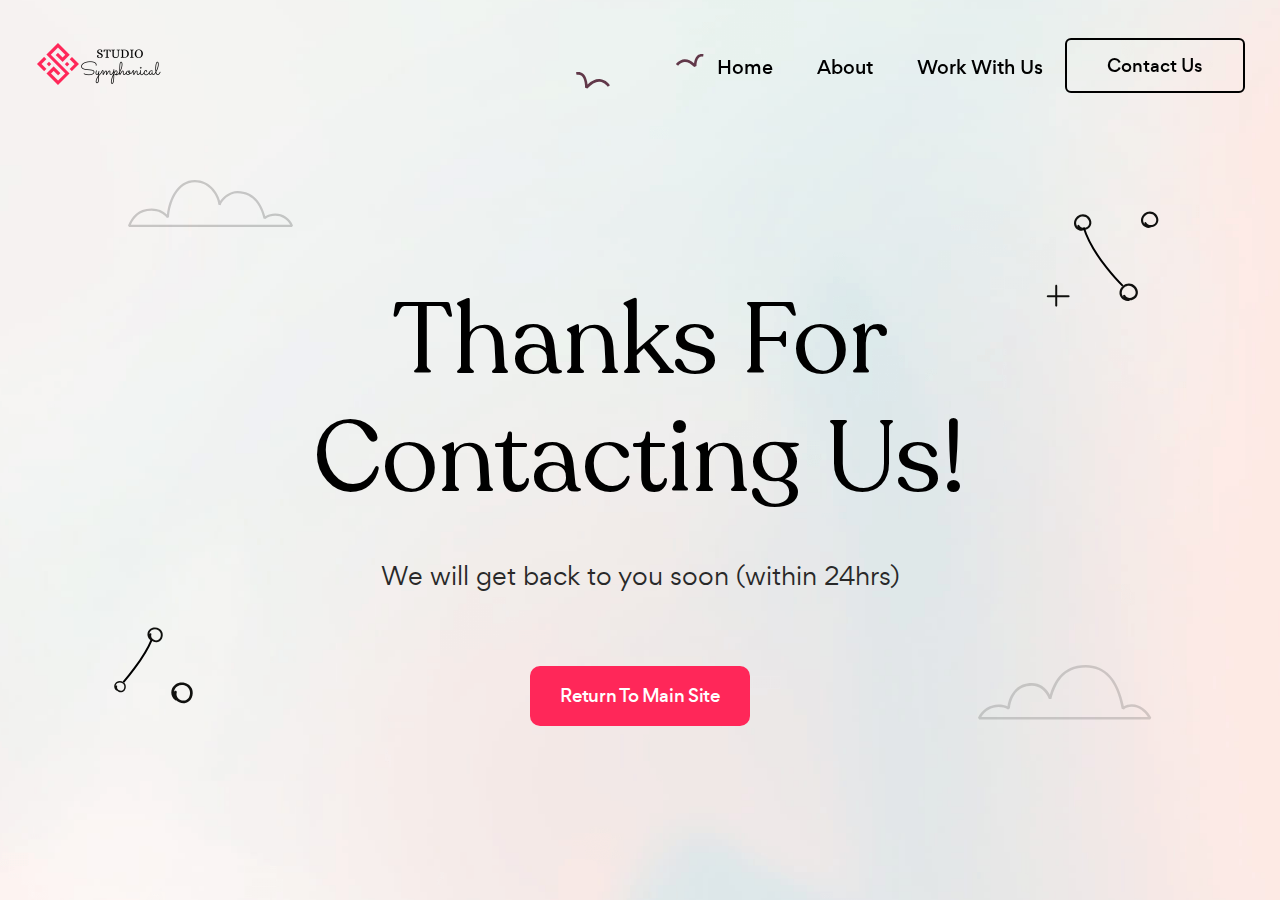
<file: Thanks.html>
<!DOCTYPE html>
<html lang="en">

<head>
	<meta charset="UTF-8">
	<meta name="keywords" content="">
	<meta name="description" content="">


	<meta property="og:type" content="website">
	<meta property="og:title" content="">
	<!-- For IE -->
	<meta http-equiv="X-UA-Compatible" content="IE=edge">
	<!-- For Resposive Device -->
	<meta name="viewport" content="width=device-width, initial-scale=1.0">
	<!-- For Window Tab Color -->
	<!-- Chrome, Firefox OS and Opera -->
	<meta name="theme-color" content="#202020">
	<!-- Windows Phone -->
	<meta name="msapplication-navbutton-color" content="#202020">
	<!-- iOS Safari -->
	<meta name="apple-mobile-web-app-status-bar-style" content="#202020">
	<title>Thanks - Studio Symphonical </title>
	<meta name="description"
		content="We're Studio Symphonical, a Pinterest Marketing & Management agency with the vision of helping businesses and startups globally to achieve their business goals.">
	<!-- Favicon -->

	<!-- Main style sheet -->
	<link rel="shortcut icon" href="img/favicon.ico" type="image/x-icon">
	<link rel="stylesheet" type="text/css" href="css/style.css" media="all">
	<!-- responsive style sheet -->
	<link rel="stylesheet" type="text/css" href="css/responsive.css" media="all">
</head>

<body>
	<div class="h-100">

		<header class="theme-main-menu sticky-menu theme-menu-one">
			<div class="inner-content">
				<div class="d-flex align-items-center justify-content-between">
					<div class="logo"><a href="index.html"><img src="img/logo.png" alt="" width="127px"></a>
					</div>
					<nav class="navbar navbar-expand-lg">
						<button class="navbar-toggler d-block d-lg-none" type="button" data-bs-toggle="collapse"
							data-bs-target="#navbarNav" aria-controls="navbarNav" aria-expanded="false"
							aria-label="Toggle navigation">
							<span></span>
						</button>
						<div class="collapse navbar-collapse" id="navbarNav">
							<ul class="navbar-nav">
								<li class="d-block d-lg-none">
									<div class="logo"><a href="index.html"><img src="img/logo.png" alt=""
												width="127px"></a>
									</div>
								</li>
								<li class="nav-item ">
									<a class="nav-link " href="index.html">Home</a>
								</li>
								<!-- <li class="nav-item dropdown">
										<a class="nav-link " href="#" role="button" data-bs-toggle="dropdown"
											data-bs-auto-close="outside" aria-expanded="false">About Us</a>
									</li> -->
								<li class="nav-item ">
									<a class="nav-link " href="About.html">
										About</a>
								</li>
								<li class="nav-item dropdown">
									<a class="nav-link dropdown-toggle" href="Services.html" role="button"
										data-bs-toggle="dropdown" data-bs-auto-close="outside"
										aria-expanded="false">Work With Us</a>
									<ul class="dropdown-menu">
										<li><a href="Services.html" class="dropdown-item"><span>All Services</span></a>
										</li>
										<li><a href="Services.html#service-1" class="dropdown-item"><span>Organic
													Management</span></a>
										</li>
										<li><a href="Services.html#service-2" class="dropdown-item"><span>Pinterst
													Marketing
													(Ads)</span></a></li>
										<li><a href="Services.html#service-3" class="dropdown-item"><span>Studio
													Symphonical
													Package</span></a>
										</li>
										<li><a href="Services.html#service-4" class="dropdown-item"><span>Account
													Setup or Cleanup</span></a></li>
										<li><a href="Services.html#service-5" class="dropdown-item"><span>Account
													Audit</span></a></li>
										<li><a href="Services.html#service-6" class="dropdown-item"><span>Pin
													Design</span></a></li>


									</ul>
								</li>
								<li class="nav-item dropdown mega-dropdown-md">
									<a href="index.html#Contact" class="theme-btn-two ml-lg-2">
										Contact Us
									</a>
								</li>

							</ul>

						</div>
					</nav>

				</div>
			</div> <!-- /.inner-content -->
			</het.ader> <!-- /.theme-main-menu -->
		</header>

		<div class="full-height-layout d-flex align-items-center mt">
			<div class="coming-soon-content">
				<h1 class="font-recoleta  mt-100">Thanks For Contacting Us!</h1>
				<div class="row">
					<div class="col-md-9 col-sm-8 m-auto">
						<p>We will get back to you soon (within 24hrs)</p>
					</div>
				</div>

				<a href="index.html" class="theme-btn-thirteen">Return To Main Site</a>

			</div> <!-- /.coming-soon-content -->
			<img src="img/shape_46.svg" alt="" class="shapes shape-one">
			<img src="img/shape_47.svg" alt="" class="shapes shape-two">
			<img src="img/shape_48.svg" alt="" class="shapes shape-three">
			<img src="img/shape_49.svg" alt="" class="shapes shape-four">
			<img src="img/shape_50.svg" alt="" class="shapes shape-five">
			<img src="img/shape_51.svg" alt="" class="shapes shape-six">
		</div> <!-- /.full-height-layout -->



		<!-- Optional JavaScript _____________________________  -->

		<!-- jQuery first, then Bootstrap JS -->
		<!-- jQuery -->
		<script src="vendor/jquery.min.js"></script>
		<!-- Bootstrap JS -->
		<script src="vendor/bootstrap/js/bootstrap.bundle.min.js"></script>

		<!-- Theme js -->
		<script src="js/theme.js"></script>
	</div> <!-- /.main-page-wrapper -->
</body>

</html>
</file>
<file: css/style.css>
/* CSS Document */

/* 
    Created on   : 11/10/2021.
    Theme Name   : vCamp-Creative Agency & Portfolio HTML5 Template
    Version      : 1.0.
    Developed by : (me@heloshape.com) / (www.me.heloshape.com)
   
*/
/**
* Importing necessary  Styles.
**/
/*----- Fonts ----*/
@import url('../fonts/recoleta/stylesheet.css');
@import url('../fonts/gordita/stylesheet.css');
/*----Bootstrap css ----- */
@import url('../vendor/bootstrap/css/bootstrap.min.css');
/*---- Navbar Css------*/
@import url('navbar.css');
/*----Framework css-----*/
@import url('framework.css');
/*----- Bootstrap Icons ----------*/
@import url('../fonts/bootstrap-icons/font-css.css');
/*---- Font Awesome Icons -------*/
@import url('../fonts/font-awesome/css/all.min.css');
/*----------- Fancybox css -------*/
@import url('../vendor/fancybox/dist/jquery.fancybox.min.css');
/*----------- Slick Slider -------*/
@import url('../vendor/slick/slick.css');
/*----Animate css----*/
@import url('animate.min.css');
@import url('custom-animation.css');
/*----- Select Css ------*/
@import url('../vendor/selectize.js/selectize.css');
/*----- Animated Headline ------*/
@import url('../vendor/animated-headline-master/style.css');
/*----- Fullpage Scroll ------*/
@import url('../vendor/fullScroll/jquery.pagepiling.css');
/*-------- AOS css ------*/
/*@import url('../vendor/aos-next/dist/aos.css');*/


/*========================================================================================

*************************** Start Styling Your theme from here ***************************

==========================================================================================*/
/*** 

====================================================================
  Loading Transition
====================================================================

 ***/
.ctn-preloader {
  align-items: center;
  -webkit-align-items: center;
  display: flex;
  display: -ms-flexbox;
  height: 100%;
  justify-content: center;
  -webkit-justify-content: center;
  position: fixed;
  left: 0;
  top: 0;
  width: 100%;
  z-index: 999999;
  background: #fff;
}

.ctn-preloader .animation-preloader {
  position: absolute;
  z-index: 100;
  text-align: center;
}

.ctn-preloader .animation-preloader .icon {
  display: inline-block;
  position: relative;
}

.ctn-preloader .animation-preloader .icon span {
  animation: spinner 1.5s infinite linear;
  border-radius: 50%;
  position: absolute;
  width: 100%;
  height: 100%;
  top: 0;
  left: 0;
  z-index: 1;
}

.ctn-preloader .animation-preloader .icon span:after {
  content: '';
  position: absolute;
  width: 9px;
  height: 9px;
  top: 12px;
  left: 0;
  box-shadow: 0 0 10px var(--red-two);
  border-radius: 50%;
  background: var(--red-one);
}

.ctn-preloader .animation-preloader .txt-loading {
  user-select: none;
}

.ctn-preloader .animation-preloader .txt-loading .letters-loading:before {
  animation: letters-loading 4s infinite;
  color: var(--heading);
  content: attr(data-text-preloader);
  left: 0;
  opacity: 0;
  top: 0;
  line-height: 70px;
  position: absolute;
}

.ctn-preloader .animation-preloader .txt-loading .letters-loading {
  font-family: 'Recoleta';
  font-weight: 500;
  letter-spacing: 15px;
  display: inline-block;
  color: rgb(0 0 0 / 14%);
  position: relative;
  font-size: 70px;
  line-height: 70px;
}

.ctn-preloader .animation-preloader .txt-loading .letters-loading:nth-child(2):before {
  animation-delay: 0.2s;
}

.ctn-preloader .animation-preloader .txt-loading .letters-loading:nth-child(3):before {
  animation-delay: 0.4s;
}

.ctn-preloader .animation-preloader .txt-loading .letters-loading:nth-child(4):before {
  animation-delay: 0.6s;
}

.ctn-preloader .animation-preloader .txt-loading .letters-loading:nth-child(5):before {
  animation-delay: 0.8s;
}

.ctn-preloader .animation-preloader .txt-loading .letters-loading:nth-child(6):before {
  animation-delay: 1s;
}

.ctn-preloader .animation-preloader .txt-loading .letters-loading:nth-child(7):before {
  animation-delay: 1.2s;
}

.ctn-preloader .animation-preloader .txt-loading .letters-loading:nth-child(8):before {
  animation-delay: 1.4s;
}

.loaded .animation-preloader {
  opacity: 0;
  transition: 0.3s ease-out;
}

@keyframes spinner {
  to {
    transform: rotateZ(360deg);
  }
}

@keyframes letters-loading {

  0%,
  75%,
  100% {
    opacity: 0;
    transform: rotateY(-90deg);
  }

  25%,
  50% {
    opacity: 1;
    transform: rotateY(0deg);
  }
}

@media screen and (max-width: 500px) {
  .ctn-preloader .animation-preloader .txt-loading .letters-loading {
    font-size: 40px;
    letter-spacing: 10px;
  }
}

/*^^^^^^^^^^^^^^^^^^^^ Scroll Top ^^^^^^^^^^^^^^^^^^^^^*/
.scroll-top {
  width: 35px;
  height: 35px;
  line-height: 35px;
  position: fixed;
  bottom: 20px;
  right: 5px;
  z-index: 99;
  text-align: center;
  color: #fff;
  font-size: 25px;
  cursor: pointer;
  border-radius: 50%;
  background: var(--red-one);
  display: none;
  transition: all 0.3s ease-in-out;
}

.scroll-top:after {
  position: absolute;
  z-index: -1;
  content: '';
  top: 100%;
  left: 5%;
  height: 10px;
  width: 90%;
  opacity: 1;
  background: radial-gradient(ellipse at center, rgba(0, 0, 0, 0.25) 0%, rgba(0, 0, 0, 0) 80%);
}

/*^^^^^^^^^^^^^^^^^^^^ Global Prefix ^^^^^^^^^^^^^^^^^^^^^*/
::-webkit-scrollbar {
  width: 5px;
}

::-webkit-scrollbar-track {
  background: #fff;
}

::-webkit-scrollbar-thumb {
  background: #2a2a2a;
  border-radius: 0;
}

:root {
  --text-color: #292929;
  --heading: #000;
  --red-one: #FF2759;
  --red-two: #FB1B1D;
  --deep-cyan: #EBF1EE;
  --light-cyan: #F4FAFE;
  --light-blue: #F1F7FD;
  --deep-blue: #EBF6FF;
}

::selection {
  background-color: #2a2a2a;
  color: #fff;
}

body {
  font-family: 'gorditaregular';
  font-weight: normal;
  font-size: 18px;
  position: relative;
  line-height: 1.66em;
  color: var(--text-color);
}

.main-page-wrapper {
  overflow-x: hidden;
}

.h1,
h1,
.h2,
h2,
.h3,
h3,
.h4,
h4,
.h5,
h5,
.h6,
h6 {
  color: var(--heading);
  font-weight: normal;
}

.h1,
h1 {
  font-size: 100px;
}

.h2,
h2 {
  font-size: 52px;
}

.h3,
h3 {
  font-size: 36px;
}

.h4,
h4 {
  font-size: 24px;
  font-family: 'gorditamedium';
}

.h5,
h5 {
  font-size: 20px;
}

.h6,
h6 {
  font-size: 15px;
}

::-webkit-input-placeholder {
  color: var(--heading);
}

:-ms-input-placeholder {
  color: var(--heading);
}

::placeholder {
  color: var(--heading);
}

.dark-bg ::-webkit-input-placeholder {
  color: rgba(255, 255, 255, 0.5);
}

.dark-bg :-ms-input-placeholder {
  color: rgba(255, 255, 255, 0.5);
}

.dark-bg ::placeholder {
  color: rgba(255, 255, 255, 0.5);
}

.dark-style ::-webkit-input-placeholder {
  color: rgba(255, 255, 255, 0.5);
}

.dark-style :-ms-input-placeholder {
  color: rgba(255, 255, 255, 0.5);
}

.dark-style ::placeholder {
  color: rgba(255, 255, 255, 0.5);
}

/*^^^^^^^^^^^^^^^^^^^^ Prefix Classes ^^^^^^^^^^^^^^^^^^^^^*/
.tran3s,
.svg path {
  transition: all 0.3s ease-in-out;
}

.tran4s {
  transition: all 0.4s ease-in-out;
}

.tran5s {
  transition: all 0.5s ease-in-out;
}

.tran6s {
  transition: all 0.6s ease-in-out;
}

.style-none {
  list-style: none;
  padding-left: 0;
  margin-bottom: 0;
}

.text-lg {
  font-size: 24px;
  line-height: 1.7em;
}

.cs-screen {
  position: absolute;
}

.shapes {
  position: absolute;
  z-index: -1;
}

.font-recoleta {
  font-family: 'Recoleta';
}

.light-bg {
  background-color: #FFFBF9;
}

.dark-bg {
  background-color: #121212;
}

.hero-spacing {
  margin: 135px 65px 0;
}

.box-layout {
  padding-left: 65px;
  padding-right: 65px;
}

.slick-dots {
  padding-left: 0;
  margin-bottom: 0;
}

.border-bottom {
  border-bottom: 1px solid rgba(0, 0, 0, 0.08) !important;
}

.border-top {
  border-top: 1px solid rgba(0, 0, 0, 0.08) !important;
}

/*^^^^^^^^^^^^^^^^^^^^ Section Title ^^^^^^^^^^^^^^^^^^^^^^*/
.title-style-one .upper-title {
  font-size: 16px;
  text-transform: uppercase;
  color: rgba(0, 0, 0, 0.4);
  letter-spacing: 2px;
  padding-bottom: 10px;
}

.title-style-one .title {
  font-family: 'Recoleta';
  font-weight: normal;
  font-size: 72px;
  line-height: 1.16em;
  margin-bottom: 0;
}

.title-style-one.white-vr .title {
  color: #fff;
}

.title-style-one.white-vr .upper-title {
  color: rgba(255, 255, 255, 0.5);
}

.title-style-one .title span {
  color: var(--red-one);
  position: relative;
  display: inline-block;
}

.title-style-one .title span:before {
  content: '';
  position: absolute;
  width: 100%;
  height: 3px;
  background: var(--red-one);
  left: 0;
  bottom: 2px;
}

.title-style-two .title {
  font-family: 'Recoleta';
  font-weight: normal;
  font-size: 68px;
  line-height: 1.25em;
  margin-bottom: 0;
}

.title-style-two.white-vr .title {
  color: #fff;
}

.title-style-two .title span {
  color: var(--red-one);
  position: relative;
  display: inline-block;
}

.title-style-two .title span:before {
  content: '';
  position: absolute;
  width: 98%;
  height: 3px;
  background: var(--red-one);
  left: 2px;
  bottom: 4px;
}

.title-style-three .title {
  font-family: 'Recoleta';
  font-weight: normal;
  font-size: 52px;
  margin-bottom: 0;
}

.title-style-three.white-vr .title {
  color: #fff;
}

.title-style-three .title span {
  color: var(--red-one);
  position: relative;
  display: inline-block;
}

.title-style-three .title span:before {
  content: '';
  position: absolute;
  width: 98%;
  height: 3px;
  background: var(--red-one);
  left: 2px;
  bottom: 4px;
}

.title-style-four .title {
  font-family: 'gorditabold';
  font-size: 58px;
  line-height: 1.24em;
  margin-bottom: 0;
}

.title-style-four.white-vr .title {
  color: #fff;
}

.title-style-five .title {
  font-family: 'gorditabold';
  font-size: 68px;
  line-height: 1.18em;
  margin-bottom: 0;
}

.title-style-five.white-vr .title {
  color: #fff;
}

.title-style-five .upper-title {
  font-size: 15px;
  text-transform: uppercase;
  color: rgba(0, 0, 0, 0.4);
  letter-spacing: 2px;
  padding-bottom: 12px;
}

.title-style-six .title {
  font-family: 'gorditamedium';
  font-size: 58px;
  line-height: 1.24em;
  letter-spacing: 0px;
  margin-bottom: 0;
}

.title-style-six .upper-title {
  font-size: 15px;
  text-transform: uppercase;
  color: rgba(0, 0, 0, 0.4);
  letter-spacing: 3px;
  padding-bottom: 12px;
}

.title-style-seven .title {
  font-family: 'gorditablack';
  font-size: 100px;
  line-height: 1em;
  letter-spacing: -2px;
  margin-bottom: 0;
}

.title-style-seven .title span {
  display: inline-block;
  position: relative;
}

.title-style-seven .title span img {
  position: absolute;
  bottom: -45px;
  left: 50%;
  transform: translateX(-50%);
}

.title-style-seven p {
  font-size: 22px;
  line-height: 1.68em;
  padding-top: 80px;
  color: #454545;
}

.title-style-seven.white-vr .title {
  color: #fff;
}

.title-style-seven .title .bg-shape:before {
  content: '';
  width: 100%;
  height: 100%;
  position: absolute;
  left: 0;
  top: 10px;
  background: url(../img/shape_52.svg) no-repeat center;
  background-size: contain;
  z-index: 1;
}

.title-style-eight .title {
  font-family: 'gorditablack';
  font-size: 82px;
  line-height: 1.15em;
  letter-spacing: -2px;
  margin-bottom: 0;
}

.title-style-eight.white-vr .title {
  color: #fff;
}

.title-style-eight .title span {
  display: inline-block;
  position: relative;
}

.title-style-eight .title span img {
  position: absolute;
  bottom: -65px;
  left: 50%;
  transform: translateX(-50%);
}

.title-style-nine .title {
  font-family: 'gorditabold';
  font-size: 72px;
  line-height: 1.22em;
  letter-spacing: -1px;
  margin-bottom: 0;
}

.title-style-nine.white-vr .title {
  color: #fff;
}

.title-style-nine .upper-title {
  font-size: 15px;
  text-transform: uppercase;
  color: rgba(0, 0, 0, 0.4);
  letter-spacing: 2px;
  padding-bottom: 18px;
}

.title-style-ten .title {
  font-family: 'gorditamedium';
  font-size: 42px;
  line-height: 1.22em;
  letter-spacing: -1px;
  margin-bottom: 0;
}

.title-style-ten .title span {
  color: var(--red-one);
}

/*^^^^^^^^^^^^^^^^^^^^^ Theme Button ^^^^^^^^^^^^^^^^^^^^^^*/
.ripple-btn {
  position: relative;
}

.ripple-btn:before {
  content: '';
  position: absolute;
  width: 100px;
  height: 100px;
  left: 50%;
  top: 50%;
  margin: -50px 0 0 -50px;
  transform: scale(0);
  border-radius: 50%;
  background: rgba(255, 255, 255, 0.5);
}

.ripple-btn:hover:before {
  transform: scale(1);
  opacity: 0;
  transition: all 0.5s ease-in-out;
}

.ripple-btn.theme-btn-one:hover {
  background: #161616;
}

body .theme-btn-one {
  font-family: 'gorditamedium';
  font-size: 17px;
  color: #fff;
  padding: 0 42px;
  text-align: center;
  line-height: 58px;
  background: #161616;
  border-radius: 6px;
  position: relative;
  overflow: hidden;
  transition: all 0.3s ease-in-out;
}

body .theme-btn-one.border0 {
  border-radius: 0;
}

body .theme-btn-one.xs {
  font-size: 14px;
  text-transform: uppercase;
}

body .theme-btn-one img {
  vertical-align: 0;
  margin-left: 10px;
  display: inline-block;
}

body .theme-btn-one:active,
body .theme-btn-one:hover {
  background: var(--red-one);
}

body .theme-btn-two {
  font-family: 'gorditamedium';
  font-size: 17px;
  color: var(--heading);
  padding: 0 40px;
  text-align: center;
  line-height: 51px;
  border: 2px solid var(--heading);
  border-radius: 6px;
  transition: all 0.3s ease-in-out;
}

body .theme-btn-two:hover {
  background: var(--red-one);
  border-color: var(--red-one);
  color: #fff;
}

body .theme-btn-three {
  font-family: 'gorditamedium';
  font-size: 18px;
  transition: all 0.3s ease-in-out;
}

body .theme-btn-three.white-vr {
  color: #fff;
}

body .theme-btn-three.btn-color {
  color: var(--red-one);
}

body .theme-btn-three i {
  margin-left: 3px;
  font-size: 17px;
  vertical-align: -1px;
}

body .theme-btn-three:hover,
body .theme-btn-three.white-vr:hover {
  color: var(--red-one);
  text-decoration: underline;
}

body .theme-btn-four {
  font-family: 'gorditamedium';
  font-size: 18px;
  color: #fff;
  padding: 0 28px;
  min-width: 180px;
  text-align: center;
  line-height: 51px;
  border: 2px solid var(--red-one);
  background: var(--red-one);
  transition: all 0.3s ease-in-out;
}

body .theme-btn-four:hover {
  background: transparent;
  color: var(--red-one);
}

body .theme-btn-five {
  font-family: 'gorditamedium';
  color: #292929;
  padding-bottom: 3px;
  transition: all 0.3s ease-in-out;
}

body .theme-btn-five:before {
  content: '';
  position: absolute;
  height: 2px;
  width: 100%;
  background: var(--heading);
  left: 0;
  bottom: 0;
  transition: all 0.3s ease-in-out;
}

body .theme-btn-five:hover {
  color: var(--red-two);
}

body .theme-btn-five:hover:before {
  background: var(--red-two);
}

body .theme-btn-six {
  font-family: 'gorditamedium';
  font-size: 16px;
  color: #fff;
  text-align: center;
  padding: 0 32px;
  line-height: 55px;
  border-radius: 5px;
  background: var(--red-two);
  transition: all 0.3s ease-in-out;
}

body .theme-btn-six:hover {
  background: var(--heading);
}

body .theme-btn-seven {
  font-family: 'gorditamedium';
  font-size: 14px;
  letter-spacing: 2px;
  text-transform: uppercase;
  color: #fff;
  padding: 0 38px;
  text-align: center;
  line-height: 55px;
  background: #161616;
  position: relative;
  overflow: hidden;
  transition: all 0.3s ease-in-out;
}

body .theme-btn-seven:hover {
  background: var(--red-one);
}

body .theme-btn-eight {
  font-size: 15px;
  text-transform: uppercase;
  color: var(--heading);
  padding: 0 31px;
  text-align: center;
  letter-spacing: 1px;
  line-height: 48px;
  border: 1px solid var(--heading);
  transition: all 0.3s ease-in-out;
}

body .theme-btn-eight:hover {
  background: var(--red-one);
  border-color: var(--red-one);
  color: #fff;
}

body .theme-btn-nine {
  font-family: 'gorditamedium';
  font-size: 15px;
  text-transform: uppercase;
  color: var(--heading);
  padding: 0 35px;
  text-align: center;
  letter-spacing: 2px;
  line-height: 55px;
  border: 1px solid var(--heading);
  transition: all 0.3s ease-in-out;
}

body .theme-btn-nine:hover {
  background: var(--heading);
  color: #fff;
}

body .theme-btn-ten {
  font-size: 16px;
  text-transform: uppercase;
  color: #fff;
  letter-spacing: 4px;
  position: relative;
  transition: all 0.3s ease-in-out;
}

body .theme-btn-ten:before {
  content: '';
  position: absolute;
  left: 0;
  right: 0;
  bottom: -1px;
  height: 1px;
  background: rgba(255, 255, 255, 0.26);
}

body .theme-btn-ten:hover {
  letter-spacing: 6px;
  color: var(--red-one);
}

body .theme-btn-eleven {
  font-family: 'gorditamedium';
  font-size: 18px;
  color: var(--heading);
  padding: 0 40px;
  text-align: center;
  letter-spacing: 0;
  line-height: 58px;
  border: 2px solid var(--heading);
  transition: all 0.3s ease-in-out;
}

body .theme-btn-eleven:hover {
  background: var(--red-one);
  border-color: var(--red-one);
  color: #fff;
}

body .theme-btn-twelve {
  font-family: 'gorditamedium';
  font-size: 18px;
  background: var(--heading);
  color: #fff;
  padding: 0 48px;
  text-align: center;
  letter-spacing: 0;
  line-height: 62px;
  transition: all 0.3s ease-in-out;
}

body .theme-btn-twelve:hover {
  background: var(--red-one);
}

body .theme-btn-twelve.outline {
  border: 2px solid #fff;
  background: transparent;
  line-height: 58px;
}

body .theme-btn-twelve.outline:hover {
  background: var(--red-one);
  border-color: var(--red-one);
}

body .theme-btn-thirteen {
  font-family: 'gorditamedium';
  font-size: 17px;
  line-height: 60px;
  letter-spacing: -0.36px;
  color: #fff;
  background: var(--red-one);
  padding: 0 30px;
  border-radius: 10px;
  transition: all 0.3s ease-in-out;
}

body .theme-btn-thirteen:hover {
  background: var(--heading);
}

/*^^^^^^^^^^^^^^^^^^^^^^^ Pagination ^^^^^^^^^^^^^^^^^^^^^^*/
.page-pagination-one ul li {
  font-family: 'gorditamedium';
  font-size: 20px;
  color: #3E3E3E;
  margin-right: 20px;
}

.page-pagination-one ul li a {
  transition: all 0.3s ease;
}

.page-pagination-one ul.justify-content-center li {
  margin: 0 10px;
}

.page-pagination-one ul li:hover a,
.page-pagination-one ul li.active a {
  color: var(--red-one);
}

.page-pagination-one ul li.arrow {
  font-size: 28px;
  color: #000;
}

.page-pagination-one ul li:nth-child(6) a {
  font-size: 18px;
}

.page-pagination-one ul li a span {
  display: inline-block;
  width: 40px;
  line-height: 40px;
  border-radius: 50%;
  text-align: center;
  transition: all 0.3s ease;
}

.page-pagination-one ul li a:hover span,
.page-pagination-one ul li.active a span {
  background: #232323;
  color: #fff;
}

.page-pagination-one.round-style ul li {
  margin: 0 5px;
}

.dark-bg .page-pagination-one ul li,
.dark-bg .page-pagination-one ul li.arrow,
.dark-layout .page-pagination-one ul li,
.dark-layout .page-pagination-one ul li.arrow {
  color: rgba(255, 255, 255, 0.8);
}

.page-pagination-two ul li a {
  width: 50px;
  line-height: 50px;
  border-radius: 50%;
  color: #000;
  text-align: center;
  margin: 0 10px;
  transition: all 0.3s ease;
}

.page-pagination-two ul li a:hover,
.page-pagination-two ul li.active a {
  background: #000;
  color: #fff;
  transform: scale(1.2);
  font-size: 1.2em;
}

.page-pagination-three ul li a {
  font-family: 'gorditamedium';
  width: 35px;
  line-height: 35px;
  border: 1px solid #E4E4E4;
  border-right: none;
  font-size: 15px;
  color: #000;
  text-align: center;
  transition: all 0.3s ease;
}

.page-pagination-three ul li:last-child a {
  border-right: 1px solid #E4E4E4;
}

.page-pagination-three ul li.active a,
.page-pagination-three ul li a:hover {
  background: #FFE3EA;
  color: var(--red-two);
  border-color: #FFB2C5;
  border-right: 1px solid #FFB2C5;
}

.page-pagination-four ul li span {
  font-family: 'gorditamedium';
  font-size: 17px;
  color: #000;
}

.page-pagination-four ul li .icon {
  width: 48px;
  line-height: 46px;
  border-radius: 50%;
  border: 1px solid #000;
  text-align: center;
  color: #000;
  font-size: 22px;
  transition: all 0.3s ease;
}

.page-pagination-four ul li:hover .icon,
.page-pagination-four ul li.active .icon {
  background: var(--red-two);
  color: #fff;
  border-color: var(--red-two);
}

/*^^^^^^^^^^^^^^^^^^^^^ Theme Menu ^^^^^^^^^^^^^^^^^^^^^^^^*/
.theme-main-menu {
  position: fixed;
  z-index: 99;
  top: 0;
  left: 0;
  right: 0;
  padding: 30px 65px;
  transition: all 0.4s ease-out;
}

.theme-main-menu.sticky-menu.fixed {
  z-index: 990;
  padding-top: 8px;
  padding-bottom: 8px;
  background: #fff;
  box-shadow: 0 13px 35px -12px rgba(35, 35, 35, 0.1);
}

.theme-main-menu .inner-content {
  position: relative;
}

.theme-main-menu .navbar,
.theme-main-menu .mega-dropdown {
  position: static;
}

.theme-main-menu.sticky-menu.fixed.white-vr,
.theme-main-menu.sticky-menu.fixed.dark-bg {
  background: #1d1d21;
}

.theme-main-menu .logo-xl {
  width: 203px;
}

.theme-menu-one .right-widget .login-btn {
  margin-right: 60px;
}

.theme-menu-one .right-widget .login-btn span {
  font-family: 'gorditamedium';
  margin: 0 0 0 12px;
  transition: all 0.3s ease-in-out;
  color: var(--heading);
}

.theme-menu-one .right-widget .login-btn:hover span {
  text-decoration: underline;
}

.white-vr .navbar .navbar-nav .nav-link,
.theme-menu-one.white-vr .right-widget .login-btn span {
  color: #fff;
}

.theme-main-menu .right-widget .cart-group-wrapper .dropdown-toggle:after {
  display: none;
}

.theme-main-menu .right-widget .cart-group-wrapper .dropdown-toggle {
  width: 50px;
  height: 50px;
  border-radius: 50%;
  margin: 0 30px 0 -30px;
  position: relative;
  transition: all 0.3s ease-in-out;
}

.theme-main-menu .right-widget .cart-group-wrapper .dropdown-toggle:hover {
  background: rgba(0, 0, 0, 0.04);
}

.theme-main-menu .right-widget .cart-group-wrapper .item-count {
  position: absolute;
  width: 16px;
  height: 16px;
  border-radius: 50%;
  background: var(--red-one);
  line-height: 16px;
  text-align: center;
  font-size: 9px;
  color: #fff;
  right: 2px;
  top: 0px;
}

.theme-main-menu .cart-group-wrapper .dropdown-menu {
  width: 300px;
  background: #fff;
  border: none;
  border-radius: 0;
  padding: 30px 35px 40px;
  box-shadow: 0px 25px 50px rgba(213, 216, 223, 0.5);
}

.theme-main-menu .right-widget .cart-group-wrapper .item-img {
  width: 70px;
  height: 75px;
  padding: 5px;
  background: #F5F5F5;
}

.theme-main-menu .right-widget .cart-group-wrapper .item-info {
  width: calc(100% - 70px);
  padding-left: 20px;
  position: relative;
}

.theme-main-menu .right-widget .cart-group-wrapper .item-info .name {
  font-size: 17px;
  color: #1f1f1f;
  margin: 0 0 5px;
}

.theme-main-menu .right-widget .cart-group-wrapper .item-info .name:hover {
  text-decoration: underline;
}

.theme-main-menu .right-widget .cart-group-wrapper .item-info .price {
  font-family: 'gorditamedium';
  font-size: 18px;
  color: #000;
  letter-spacing: -1px;
}

.theme-main-menu .right-widget .cart-group-wrapper .item-info .price .quantity {
  font-size: 17px;
  color: rgba(31, 31, 31, 0.3);
  margin-left: 7px;
}

.theme-main-menu .right-widget .cart-group-wrapper .selected-item {
  border-bottom: 1px solid #EEEEEE;
  padding-bottom: 30px;
  margin-bottom: 22px;
}

.theme-main-menu .right-widget .cart-group-wrapper .selected-item:last-child {
  margin-bottom: 21px;
}

.theme-main-menu .right-widget .cart-group-wrapper .subtotal .title {
  font-size: 18px;
  color: #1f1f1f
}

.theme-main-menu .right-widget .cart-group-wrapper .subtotal .total-price {
  font-family: 'gorditamedium';
  font-size: 20px;
  letter-spacing: 0px;
  color: #000;
}

.theme-main-menu .right-widget .cart-group-wrapper .subtotal {
  padding-bottom: 7px;
}

.theme-main-menu .right-widget .cart-group-wrapper .button-group a {
  font-family: 'gorditamedium';
  display: block;
  line-height: 43px;
  border: 1px solid #dbdbdb;
  text-align: center;
  font-size: 14px;
  text-transform: uppercase;
  color: #1f1f1f;
  letter-spacing: 1px;
  margin-top: 15px;
  transition: all 0.3s ease-in-out;
}

.theme-main-menu .right-widget .cart-group-wrapper .button-group a:hover {
  color: #fff;
  background: #212121;
}

.theme-main-menu .right-widget .eCommerce-search {
  width: 335px;
  position: relative;
}

.theme-main-menu .right-widget .eCommerce-search input {
  width: 100%;
  font-size: 17px;
  border: none;
  font-style: italic;
  padding-left: 35px;
  padding-right: 15px;
  background: transparent;
}

.theme-main-menu .right-widget .eCommerce-search .icon {
  position: absolute;
  left: 0;
  top: 50%;
  transform: translateY(-50%);
}

.theme-main-menu .user-profile-action .dropdown-toggle:after {
  display: none;
}

.theme-main-menu .user-profile-action .dropdown-menu {
  width: 220px;
  background: #fff;
  border: none;
  border-radius: 0;
  padding: 20px 10px 25px 30px;
  box-shadow: 0px 25px 50px rgba(213, 216, 223, 0.5);
}

.theme-main-menu .user-profile-action .dropdown-menu ul li a {
  font-size: 17px;
  line-height: 42px;
  color: #000;
  padding-left: 30px;
  position: relative;
  transition: all 0.3s ease-in-out;
}

.theme-main-menu .user-profile-action .dropdown-menu ul li a:hover {
  color: var(--red-one);
}

.theme-main-menu .user-profile-action .dropdown-menu ul li a .icon {
  position: absolute;
  left: 0;
  top: 12px;
}

.theme-main-menu .user-profile-action .dropdown-menu ul li a:hover .icon path {
  fill: var(--red-one);
}

.theme-main-menu .mobile-content .search-form {
  margin: 40px auto 40px;
  width: 100%;
  position: relative;
}

.theme-main-menu .mobile-content .search-form input {
  width: 100%;
  height: 50px;
  border: 2px solid var(--heading);
  border-radius: 6px;
  font-size: 16px;
  padding: 0 50px 0 15px;
}

.theme-main-menu .mobile-content .search-form button {
  position: absolute;
  width: 50px;
  right: 0;
  top: 0;
  bottom: 0;
  border-radius: 6px;
  color: var(--heading);
  font-size: 20px;
  transition: all 0.3s ease-in-out;
}

.theme-main-menu .mobile-content .search-form button:hover {
  color: var(--red-one);
}

.theme-main-menu .mobile-content .address-block .title {
  font-family: 'gorditamedium';
  font-size: 18px;
  margin-bottom: 15px;
}

.theme-main-menu .mobile-content .address-block p {
  font-size: 16px;
  line-height: 1.6em;
  color: var(--heading);
}

.theme-main-menu .mobile-content .address-block p a {
  font-size: 20px;
  color: var(--red-one);
  margin-top: 3px;
}

.theme-main-menu .mobile-content .address-block p a:hover {
  text-decoration: underline;
}

/*---Dark Version ----*/
.theme-main-menu.dark-bg .right-widget .cart-group-wrapper .dropdown-toggle:hover {
  background: rgba(255, 255, 255, 0.06);
}

.theme-main-menu .dark-style .mobile-content .search-form input {
  background: #323232;
  border: none;
  color: #fff;
}

.theme-main-menu .dark-style .mobile-content .address-block .title,
.theme-main-menu .dark-style .mobile-content .search-form button,
.theme-main-menu .right-widget .cart-group-wrapper .dark-dropdown .item-info .price,
.theme-main-menu .right-widget .cart-group-wrapper .dark-dropdown .subtotal .title,
.theme-main-menu .right-widget .cart-group-wrapper .dark-dropdown .subtotal .total-price {
  color: #fff;
}

.theme-main-menu .dark-style .mobile-content .address-block p,
.theme-main-menu .right-widget .cart-group-wrapper .dark-dropdown .item-info .name,
.theme-main-menu .right-widget .cart-group-wrapper .dark-dropdown .item-info .price .quantity {
  color: rgba(255, 255, 255, 0.6);
}

.theme-main-menu .cart-group-wrapper .dropdown-menu.dark-dropdown {
  background: #212121;
  box-shadow: 0px 50px 100px rgba(0, 0, 0, 0.12);
}

.theme-main-menu .right-widget .cart-group-wrapper .dark-dropdown .selected-item {
  border-bottom: 1px solid rgba(255, 255, 255, 0.08);
}

.theme-main-menu .right-widget .cart-group-wrapper .dark-dropdown .button-group a {
  border: 1px solid rgba(255, 255, 255, 0.08);
  color: #fff;
}

.theme-main-menu .right-widget .cart-group-wrapper .dark-dropdown .button-group a:hover {
  background: #000;
}

/*^^^^^^^^^^^^^^^^^^^^^ Theme Menu Two ^^^^^^^^^^^^^^^^^^^^^^^^*/
.theme-main-menu.theme-menu-two {
  padding-left: 40px;
  padding-right: 40px;
}

.theme-main-menu.theme-menu-two .inner-content {
  background: rgba(255, 255, 255, 0.5);
  border-radius: 15px;
  padding: 12px 35px;
  transition: all 0.3s ease-in-out;
}

.theme-main-menu.theme-menu-two.fixed .inner-content {
  padding: 0;
}

.theme-menu-two .right-widget .contact-btn {
  font-family: 'gorditamedium';
  width: 160px;
  line-height: 44px;
  font-size: 17px;
  text-align: center;
  border: 2px solid var(--heading);
  border-radius: 8px;
  color: var(--heading);
}

.theme-menu-two .right-widget .menu-search-btn {
  width: 45px;
  height: 45px;
  border: 2px solid var(--heading);
  border-radius: 50%;
  font-size: 18px;
  color: var(--heading);
  margin-right: 22px;
}

.theme-menu-two .right-widget .contact-btn:hover,
.theme-menu-two .right-widget .menu-search-btn:hover {
  background: var(--red-one);
  color: #fff;
  border-color: var(--red-one);
}

.theme-search-form {
  background: rgba(23, 22, 26, 0.96);
  border: none;
  height: 50vh;
  padding: 0 12px;
}

.theme-search-form .close-btn {
  position: absolute;
  right: 40px;
  top: 30px;
  color: rgba(255, 255, 255, 0.7);
  font-size: 22px;
  box-shadow: none;
}

.theme-search-form .close-btn:hover,
.theme-search-form .close-btn:focus {
  color: var(--red-one);
}

.theme-search-form form {
  height: 60px;
  max-width: 540px;
  margin: 0 auto;
  position: relative;
}

.theme-search-form form input {
  width: 100%;
  height: 100%;
  display: block;
  border: none;
  border-radius: 8px;
  padding: 0 60px 0 20px;
  background: rgb(255 255 255 / 3%);
  font-size: 16px;
  color: rgba(255, 255, 255, 0.7);
}

.theme-search-form form ::-webkit-input-placeholder {
  color: rgba(255, 255, 255, 0.5);
}

.theme-search-form form :-ms-input-placeholder {
  color: rgba(255, 255, 255, 0.5);
}

.theme-search-form form ::placeholder {
  color: rgba(255, 255, 255, 0.5);
}

.theme-search-form form button {
  font-size: 20px;
  position: absolute;
  right: 8px;
  top: 5px;
  bottom: 5px;
  width: 50px;
  border-radius: 8px;
  background: transparent;
  color: #fff;
  transition: all 0.3s ease;
}

.theme-search-form form button:hover {
  color: var(--red-one);
}

/*^^^^^^^^^^^^^^^^^^^^^ Theme Menu Three ^^^^^^^^^^^^^^^^^^^^^^^^*/
.theme-main-menu.theme-menu-three .lang-select a {
  font-size: 19px;
  color: #fff;
  margin-right: 5px;
  transition: all 0.3s ease-in-out;
}

.theme-main-menu.theme-menu-three .lang-select a:hover {
  color: var(--red-one);
  text-decoration: underline;
}

.theme-main-menu.theme-menu-three .lang-select {
  margin-right: 45px;
}

.theme-main-menu.theme-menu-three.sticky-menu.fixed {
  background: #232227;
}

/*^^^^^^^^^^^^^^^^^^^^^ Theme Menu Four ^^^^^^^^^^^^^^^^^^^^^^^^*/
.theme-main-menu.theme-menu-four {
  padding: 0;
}

.theme-menu-four .logo {
  width: 100px;
  height: 100px;
  border-right: 1px solid #FFFFFF;
  border-bottom: 1px solid #FFFFFF;
}

.theme-menu-four .search-form {
  width: 470px;
  position: relative;
  height: 60px;
  margin-left: calc(12vw - 100px);
}

.theme-menu-four .search-form input {
  width: 100%;
  height: 100%;
  background: transparent;
  border: none;
  color: #fff;
  border-bottom: 1px solid #fff;
  font-style: italic;
}

.theme-menu-four .search-form button {
  position: absolute;
  right: 0;
  top: 0;
  bottom: 0;
  background: transparent;
  color: #fff;
  font-size: 20px;
}

.theme-menu-four .search-form button:hover {
  color: var(--red-one);
}

.theme-menu-four .sidebar-nav-button {
  width: 100px;
  height: 100px;
  border-left: 1px solid #FFFFFF;
  border-bottom: 1px solid #FFFFFF;
}

.theme-menu-four .right-widget .login-btn span {
  font-family: 'gorditamedium';
  margin: 0 60px 0 12px;
  transition: all 0.3s ease-in-out;
  color: #fff;
}

.theme-menu-four .right-widget .login-btn:hover span {
  text-decoration: underline;
}

/*^^^^^^^^^^^^^^^^^^^^^ Theme Menu Five ^^^^^^^^^^^^^^^^^^^^^^^^*/
.theme-menu-five.theme-main-menu {
  padding: 50px 12px;
}

.theme-menu-five.theme-main-menu.sticky-menu.fixed {
  background: #080808;
  padding: 20px 12px;
}

.theme-menu-five .inner-content {
  position: relative;
}

.theme-menu-five .inner-content .logo {
  position: absolute;
  top: 50%;
  left: 50%;
  transform: translate(-50%, -50%);
  z-index: 1;
}

.theme-menu-five .navbar .navbar-nav .nav-link {
  font-family: 'gorditaregular';
  font-size: 20px;
  color: #fff;
  margin: 0 15px;
}

.theme-menu-five .navbar .navbar-nav .nav-link.active {
  color: var(--red-one);
}

.theme-menu-five .navbar .navbar-nav .nav-item {
  width: 13vw;
  min-width: 220px;
  text-align: center;
}

.theme-menu-five .navbar .navbar-nav .nav-item:nth-child(2) {
  margin-right: 8vw;
}

/*^^^^^^^^^^^^^^^^^^^^^ Theme Menu Six ^^^^^^^^^^^^^^^^^^^^^^^^*/
.theme-main-menu.theme-menu-six {
  padding-left: 50px;
  padding-right: 50px;
}

.theme-main-menu.theme-menu-six .navbar {
  margin-left: calc(11vw - 112px);
}

.theme-main-menu.theme-menu-six .right-widget {
  margin-left: auto;
}

.theme-menu-six .right-widget .login-btn {
  margin-right: 50px;
}

.theme-menu-six .right-widget .login-btn span {
  font-family: 'gorditamedium';
  margin: 0 0 0 12px;
  transition: all 0.3s ease-in-out;
  color: var(--heading);
}

.theme-menu-six .right-widget .login-btn:hover span {
  text-decoration: underline;
}

.theme-menu-six .right-widget .search-form {
  width: 20vw;
  min-width: 300px;
  position: relative;
  height: 50px;
  margin-right: 4vw;
  margin-bottom: 20px;
}

.theme-menu-six .right-widget .search-form input {
  width: 100%;
  height: 100%;
  font-size: 16px;
  background: transparent;
  border: none;
  padding: 0 0 0 35px;
  border-bottom: 2px solid #000;
  font-style: italic;
}

.theme-menu-six .right-widget .search-form button {
  position: absolute;
  left: 0;
  top: 0;
  bottom: 0;
  background: transparent;
  color: #000;
  font-size: 19px;
}

.theme-menu-six .right-widget .search-form button:hover {
  color: var(--red-one);
}

/*^^^^^^^^^^^^^^^^^^^^^ sidebar Menu ^^^^^^^^^^^^^^^^^^^^^^^^*/
.offcanvas.sidebar-nav {
  width: 500px;
  border: none;
  padding: 40px 40px 20px;
  max-height: 100%;
  overflow-y: auto;
}

.offcanvas.sidebar-nav .offcanvas-header {
  padding: 0;
}

.sidebar-nav .offcanvas-header .close-btn {
  font-size: 20px;
  color: #000;
}

.sidebar-nav .offcanvas-header .close-btn:hover {
  color: var(--red-one);
}

.sidebar-nav .sidebar-nav-item {
  padding: 5px 0 55px;
  text-align: center;
}

.sidebar-nav .sidebar-nav-item .nav-item>a {
  font-size: 24px;
  line-height: 2.42em;
  color: var(--heading);
  position: relative;
  transition: all 0.3s ease-in-out;
}

.sidebar-nav .sidebar-nav-item .nav-item:hover>a,
.sidebar-nav .sidebar-nav-item .nav-item.active>a {
  color: var(--red-one);
}

.sidebar-nav .sidebar-nav-item .dropdown-toggle::after {
  display: none;
}

.sidebar-nav .sidebar-nav-item .dropdown-toggle::before {
  content: "\f282";
  position: absolute;
  margin: 0;
  border: none;
  font-size: 18px;
  right: -25px;
  top: 2px;
  font-family: "bootstrap-icons";
  font-weight: 700;
  transition: transform 0.3s ease-in-out;
}

.sidebar-nav .sidebar-nav-item .dropdown-toggle.show::before {
  transform: rotate(180deg);
}

.sidebar-nav .sidebar-nav-item .dropdown-menu {
  position: static !important;
  border: none;
  background: var(--light-cyan);
  transform: scale(1) !important;
  padding: 10px 0;
  text-align: center;
}

.sidebar-nav .sidebar-nav-item .dropdown-menu a {
  font-size: 18px;
  line-height: 44px;
  color: var(--heading);
  padding: 0 15px;
  background: transparent;
  transition: all 0.3s ease-in-out;
}

.sidebar-nav .sidebar-nav-item .dropdown-menu a:hover {
  color: var(--red-one);
}

.sidebar-nav .sidebar-nav-item .dropdown-menu a span {
  position: relative;
}

.sidebar-nav .sidebar-nav-item .dropdown-menu a span:before {
  content: '';
  position: absolute;
  width: 100%;
  height: 2px;
  left: 0;
  bottom: -2px;
  background: var(--red-one);
  transform: scale(0, 1);
  transform-origin: 0 0;
  transition: all 0.3s ease-in-out;
}

.sidebar-nav .sidebar-nav-item .dropdown-menu a:hover span:before {
  transform: scale(1);
}

.sidebar-nav .search-form {
  margin: 20px auto 70px;
  width: 100%;
  position: relative;
}

.sidebar-nav .search-form input {
  width: 100%;
  height: 60px;
  border: 2px solid var(--heading);
  border-radius: 6px;
  font-size: 17px;
  padding: 0 50px 0 20px;
}

.sidebar-nav .search-form button {
  position: absolute;
  width: 50px;
  right: 0;
  top: 0;
  bottom: 0;
  border-radius: 6px;
  color: var(--heading);
  font-size: 22px;
  transition: all 0.3s ease-in-out;
}

.sidebar-nav .search-form button:hover {
  color: var(--red-one);
}

.sidebar-nav .address-block .title {
  font-family: 'gorditamedium';
  font-size: 22px;
  padding-bottom: 14px;
  margin-bottom: 0;
}

.sidebar-nav .address-block p {
  font-size: 19px;
  line-height: 1.6em;
  color: var(--heading);
  padding-bottom: 30px;
  margin-bottom: 0;
}

.sidebar-nav .address-block p a {
  font-size: 22px;
  color: var(--red-one);
  margin-top: 2px;
}

.sidebar-nav .address-block p a:hover {
  text-decoration: underline;
}

.sidebar-nav .social-icon a {
  font-size: 19px;
  margin-right: 19px;
  color: #333333;
  transition: all 0.3s ease-in-out;
}

.sidebar-nav .social-icon a:hover {
  color: var(--red-one);
}

/*---- Dark Style ----*/
.dark-style.sidebar-nav {
  background: #121212;
}

.dark-style.sidebar-nav .sidebar-nav-item .dropdown-menu {
  background: #000;
}

.dark-style.sidebar-nav .offcanvas-header .close-btn {
  color: rgba(255, 255, 255, 0.8);
}

.dark-style.sidebar-nav .sidebar-nav-item .nav-item>a,
.dark-style.sidebar-nav .search-form button,
.dark-style.sidebar-nav .address-block .title {
  color: #fff;
}

.dark-style.sidebar-nav .sidebar-nav-item .dropdown-menu a,
.dark-style.sidebar-nav .address-block p,
.dark-style.sidebar-nav .social-icon a {
  color: rgba(255, 255, 255, 0.75)
}

.dark-style.sidebar-nav .sidebar-nav-item .nav-item:hover>a,
.dark-style.sidebar-nav .sidebar-nav-item .nav-item.active>a,
.dark-style.sidebar-nav .sidebar-nav-item .dropdown-menu a:hover,
.dark-style.sidebar-nav .search-form button:hover,
.dark-style.sidebar-nav .social-icon a:hover,
.dark-style.sidebar-nav .offcanvas-header .close-btn:hover {
  color: var(--red-one);
}

.dark-style.sidebar-nav [class*="theme-btn-"] {
  background: var(--red-one);
}

.dark-style.sidebar-nav .search-form input {
  background: #323232;
  border: none;
  color: #fff;
}

/*--- Full Screen ----*/
.offcanvas.sidebar-nav.full-screen {
  width: 100vw;
  height: 100vh;
  padding: 20px 15px;
  transition: all 0.5s ease-in-out;
}

.sidebar-nav.full-screen .sidebar-nav-item {
  padding: 40px 0;
}

.sidebar-nav.full-screen .sidebar-nav-item .nav-item {
  font-family: 'Recoleta';
}

.sidebar-nav.full-screen .sidebar-nav-item .nav-item>a {
  font-size: 100px;
  line-height: 1.4em;
  color: #E7E7E7;
}

.sidebar-nav.full-screen .sidebar-nav-item .nav-item:hover>a,
.sidebar-nav.full-screen .sidebar-nav-item .nav-item a.show {
  color: #000;
}

.sidebar-nav.full-screen .sidebar-nav-item .nav-item>a:after {
  content: '';
  display: block;
  position: absolute;
  width: 100%;
  height: 6px;
  background: var(--red-one);
  left: 0;
  top: 50%;
  z-index: 1;
  transition: all 0.3s ease-in-out;
  opacity: 0;
  border: none;
  margin: 0;
  vertical-align: middle;
  transform: translateY(-50%) scale(0.5, 1);
}

.sidebar-nav.full-screen .sidebar-nav-item .nav-item:hover>a:after,
.sidebar-nav.full-screen .sidebar-nav-item .nav-item a.show:after {
  transform: translateY(-50%) scale(1);
  opacity: 1;
}

.sidebar-nav.full-screen .sidebar-nav-item .dropdown-toggle::before {
  right: -30px;
}

.sidebar-nav.full-screen .sidebar-nav-item .dropdown-menu a {
  font-size: 35px;
  line-height: 2em;
}

/*---- Full Screen Dark ----*/
.sidebar-nav.full-screen.dark-style .sidebar-nav-item .nav-item>a {
  color: #383838;
}

.sidebar-nav.full-screen.dark-style .sidebar-nav-item .nav-item:hover>a,
.sidebar-nav.full-screen.dark-style .sidebar-nav-item .nav-item a.show {
  color: #fff;
}

/*^^^^^^^^^^^^^^^^^^^^^ Theme Hero Banner One ^^^^^^^^^^^^^^^^^^^^^^^^*/
.hero-banner-one {
  position: relative;
  z-index: 1;
}

.hero-banner-one .hero-heading {
  line-height: 1.1em;
}

.hero-banner-one .hero-heading span:before,
.hero-banner-one .hero-heading span:after {
  content: '';
  width: 49%;
  height: 4px;
  position: absolute;
  bottom: 2px;
  left: 13px;
  background: var(--heading);
}

.hero-banner-one .hero-heading span:after {
  background: var(--red-one);
  left: auto;
  right: 8px;
}

.hero-banner-one .hero-heading span em {
  font-style: normal;
  color: var(--red-one);
}

.hero-banner-one .hero-sub-heading {
  color: var(--heading);
  padding: 30px 40px 55px 0;
}

.hero-banner-one form {
  max-width: 565px;
  height: 80px;
  position: relative;
}

.hero-banner-one form input {
  border: none;
  background: #F4F4F4;
  border-radius: 7px;
  width: 100%;
  height: 100%;
  font-size: 16px;
  padding: 0 190px 0 30px;
}

.hero-banner-one form button {
  position: absolute;
  right: 10px;
  top: 8px;
  bottom: 8px;
  background: #242424;
  width: 180px;
  border-radius: 7px;
  text-align: center;
  color: #fff;
  font-size: 16px;
  transition: all 0.3s ease-in-out;
}

.hero-banner-one form button:hover {
  background: var(--red-one);
}

.hero-banner-one form ::-webkit-input-placeholder {
  /* Edge */
  color: #0B0B0B;
}

.hero-banner-one form :-ms-input-placeholder {
  /* Internet Explorer 10-11 */
  color: #0B0B0B;
}

.hero-banner-one .term-text {
  font-size: 16px;
  color: #979797;
  padding-top: 20px;
}

.hero-banner-one .term-text a {
  color: var(--heading);
}

.hero-banner-one .term-text a:hover {
  text-decoration: underline;
}

.hero-banner-one .illustration-container {
  position: absolute;
  right: 0;
  top: 0;
  z-index: -1;
  max-width: 46%;
}

.partner-slider-one p {
  font-size: 20px;
  color: var(--heading);
  padding-bottom: 60px;
}

.partner-slider-one p span {
  font-family: 'gorditamedium';
}

.partner-slider-one-border .partner-slider-one {
  max-width: 1500px;
  margin: 0 auto;
  border-bottom: 1px solid #E8E8E8;
  padding-bottom: 50px;
}

/*^^^^^^^^^^^^^^^^^^^^^ Vcamp Feature Section One ^^^^^^^^^^^^^^^^^^^^^^^^*/
.vcamp-feature-section-one .bg-wrapper {
  padding: 70px 15px 80px;
  background: var(--deep-cyan);
  position: relative;
  z-index: 1;
}

.vcamp-feature-section-one .bg-wrapper .shape-one {
  left: 14%;
  bottom: 8%;
  animation: jumpTwo 5s infinite linear;
}

.vcamp-feature-section-one .meta-info-text {
  color: var(--heading);
  padding: 30px 0 65px;
}

.card-style-one {
  margin-bottom: 95px;
}

.card-style-one .icon {
  width: 65px;
  height: 65px;
  background: white;

  border-radius: 10px;
}

.card-style-one .icon.style-two {
  width: 60px;
  height: 60px;
  border-radius: 10px;
  background: var(--red-one);
  margin-bottom: 25px;
}

.card-style-one:hover .icon img {
  transform: rotate(360deg);
}

.card-style-one .title {
  font-size: 24px;
  padding: 30px 0 20px;
  margin-bottom: 0;
}

.card-style-one .arrow-icon:hover img {
  transform: translateX(5px);
}

.card-style-one p {
  padding: 0 50px 32px 0;
  margin-bottom: 0;
}

/*^^^^^^^^^^^^^^^^^^^^^ Vcamp Text Block One ^^^^^^^^^^^^^^^^^^^^^^^^*/
.vcamp-text-block-one {
  position: relative;
  z-index: 1;
}

.vcamp-text-block-one .text-wrapper {
  padding-top: 40px;
}

.vcamp-text-block-one .video-icon {
  width: 65px;
  height: 65px;
  border-radius: 50%;
  background: var(--heading);
  padding: 15px 16px 18px 13px;
  margin-bottom: 30px;
  position: relative;
  z-index: 1;
  animation: ripple 3s linear infinite;
}

.vcamp-text-block-one .video-icon::before,
.vcamp-text-block-one .video-icon::after {
  content: "";
  position: absolute;
  top: 0;
  left: 0;
  right: 0;
  bottom: 0;
  border-radius: 50%;
  animation: inherit;
  animation-delay: 1s;
}

.vcamp-text-block-one .video-icon::after {
  animation-delay: 3s;
}

.vcamp-text-block-one .meta-info-text {
  padding: 45px 30px 50px 0;
}

.vcamp-text-block-one .text-wrapper h6 {
  font-family: 'gorditamedium';
  font-size: 25px;
  padding: 65px 0 12px;
}

.vcamp-text-block-one .meta-info-text-two {
  font-size: 22px;
  line-height: 1.85em;
  padding-right: 30px;
  margin-bottom: 0;
}

.vcamp-text-block-one .img-container {
  padding: 0 0 50px 110px;
}

.vcamp-text-block-one .quote-wrapper {
  position: absolute;
  width: 410px;
  background: #fff;
  border-radius: 14px;
  bottom: 0;
  left: 0;
  z-index: 1;
  padding: 25px 30px 36px 48px;
  box-shadow: 0 40px 80px rgba(23, 42, 65, 0.06);
  animation: jumpTwo 8s infinite linear;
}

.vcamp-text-block-one .quote-wrapper blockquote {
  font-size: 20px;
  line-height: 1.75em;
  padding-bottom: 16px;
}

.vcamp-text-block-one .quote-wrapper .name {
  font-family: 'gorditamedium';
  font-size: 20px;
  margin-bottom: 0;
}

.vcamp-text-block-one .quote-wrapper .name span {
  font-family: 'gorditaregular';
  font-weight: normal;
  font-size: 18px;
  color: #9C9C9C;
}

.vcamp-text-block-one .quote-wrapper .icon {
  position: absolute;
  right: 43px;
  bottom: 32px;
}

.vcamp-text-block-one .illustration {
  animation: jumpTwo 5s infinite linear;
}

.vcamp-text-block-one .video-img-box {
  position: relative;
  border-radius: 30px;
  overflow: hidden;
}

.vcamp-text-block-one .video-img-box .video-icon {
  background: var(--red-one);
  position: absolute;
  top: 50%;
  left: 50%;
  transform: translate(-50%, -50%);
  z-index: 1;
}

.vcamp-text-block-one .left-img-meta {
  position: absolute;
  left: 0;
  top: 50%;
  transform: translateY(-50%);
  max-width: 38%;
}

.vcamp-text-block-one .left-img-meta .shape-one {
  top: -88px;
  right: -93px;
  z-index: 1;
  animation: fade-in 1.5s infinite linear;
}

.vcamp-text-block-one .shape-two {
  right: 5%;
  bottom: -9%;
  animation: jumpThree 5s infinite linear;
}

/*^^^^^^^^^^^^^^^^^^^^^ Counter Section One ^^^^^^^^^^^^^^^^^^^^^^^^*/
.counter-section-one .inner-container {
  max-width: 1790px;
  padding: 0 12px;
  margin: 0 auto;
}

.counter-block-one .main-count {
  font-size: 60px;
  color: var(--heading);
  line-height: initial;
  margin-bottom: -8px;
}

/*^^^^^^^^^^^^^^^^^^^^^ Feedback Slider One ^^^^^^^^^^^^^^^^^^^^^^^^*/
.feedback-section-one .bg-wrapper {
  padding: 150px 15px 120px;
  background: #F6EAE0;
  position: relative;
  z-index: 5;
}

.feedback-section-one .inner-content .icon {
  width: 68px;
  height: 68px;
  background: var(--heading);
  border-radius: 50%;
}

.feedback-section-one .inner-content blockquote {
  font-size: 36px;
  line-height: 1.80em;
  color: var(--heading);
  padding-bottom: 50px;
}

.feedback-section-one .inner-content blockquote span {
  color: var(--red-one);
  position: relative;
  display: inline-block;
}

.feedback-section-one .inner-content blockquote span:before {
  content: '';
  position: absolute;
  width: 98%;
  height: 2px;
  background: var(--red-one);
  left: 2px;
  bottom: 2px;
}

.feedback-section-one .inner-content .avatar {
  width: 40px;
  height: 40px;
  border-radius: 50%;
  margin-right: 20px;
}

.feedback-section-one .inner-content .name {
  font-size: 20px;
  font-family: 'gorditamedium';
}

.feedback-section-one .inner-content .name span {
  font-family: 'gorditaregular';
  font-size: 15px;
}

.feedback-section-one .slider-arrow li {
  width: 20px;
  line-height: 20px;
  text-align: center;
  cursor: pointer;
  margin: 0 8px;
  font-size: 35px;
  color: var(--heading);
  transition: all 0.3s ease-in-out;
  transform: scale(0.7);
}

.feedback-section-one .slider-arrow li:hover {
  opacity: 1;
  transform: scale(1);
}

.feedback-section-one .slider-arrow {
  position: absolute;
  right: 18%;
  bottom: 0;
  z-index: 1;
}

.feedback-section-one .screen-one {
  right: 0;
  bottom: 0;
  max-width: 50.1%;
}

/*^^^^^^^^^^^^^^^^^^^^^ Vcamp Feature Section Two ^^^^^^^^^^^^^^^^^^^^^^^^*/
.card-style-two {
  border-top: 1px solid #e4e4e4;
  padding-top: 65px;
  margin-bottom: 60px;
}

.card-style-two .icon {
  width: 55px;
  height: 55px;
  background: #F2F2F2;
  border-radius: 50%;
}

.card-style-two:hover .icon img {
  transform: rotate(360deg);
}

.card-style-two .title {
  font-size: 24px;
  padding: 30px 0 20px;
  margin-bottom: 0;
}

.card-style-two p {
  font-size: 17px;
  margin-bottom: 0;
}

/*^^^^^^^^^^^^^^^^^^^^^ Feedback Slider Two ^^^^^^^^^^^^^^^^^^^^^^^^*/
.feedback-section-two .bg-wrapper {
  padding: 120px 0 160px;
  background: var(--deep-cyan);
  position: relative;
  z-index: 5;
  max-width: 1785px;
  margin: 0 auto;
}

.feedback_slider_two {
  max-width: 1590px;
  margin: 125px -30px 0 auto;
}

.testimonial-block-one {
  background: #fff;
  border-radius: 10px;
  padding: 48px 25px 52px 52px;
  position: relative;
}

.testimonial-block-one .icon {
  width: 53px;
  height: 53px;
  border-radius: 50%;
  background: var(--heading);
  position: absolute;
  bottom: 47px;
  right: 42px;
}

.testimonial-block-one blockquote {
  font-size: 24px;
  line-height: 1.75em;
  padding-bottom: 45px;
}

.testimonial-block-one .name {
  font-size: 20px;
  color: #1B1B1B;
  position: relative;
  padding-left: 28px;
}

.testimonial-block-one .name:before {
  content: '';
  position: absolute;
  width: 16px;
  height: 2px;
  background: var(--heading);
  left: 0;
  top: 13px;
}

.testimonial-block-one .name span {
  font-size: 18px;
  color: #C1C1C1;
}

.testimonial-block-one .rating li {
  font-size: 16px;
  margin-right: 10px;
  color: #797979;
}

.testimonial-block-one .rating li .bi-star-fill {
  color: #FFC545;
}

.feedback_slider_two .item {
  margin: 0 25px;
}

.feedback-section-two .slider-arrows li {
  width: 50px;
  height: 50px;
  border-radius: 50%;
  background: #fff;
  text-align: center;
  line-height: 50px;
  color: #2A2A2A;
  font-size: 18px;
  margin-left: 12px;
  cursor: pointer;
  transition: all 0.3s ease-in-out;
}

.feedback-section-two .slider-arrows li:hover {
  background: var(--red-one);
  color: #fff;
}

/*--- dark Version ---*/
.dark-bg .testimonial-block-one {
  background: rgba(255, 255, 255, 0.05);
}

.dark-bg .testimonial-block-one blockquote {
  color: #D4D4D4;
}

.dark-bg .testimonial-block-one .name {
  color: #fff;
}

.dark-bg .testimonial-block-one .name:before {
  background: #fff;
}

.dark-bg .testimonial-block-one .name span {
  color: #A4A4A4;
}

.dark-bg .testimonial-block-one .icon {
  background: var(--red-one);
}

/*^^^^^^^^^^^^^^^^^^^^^ Blog Section One ^^^^^^^^^^^^^^^^^^^^^^^^*/
.blog-meta-one {
  position: relative;
  z-index: 1;
  padding-top: 75px;
  padding-bottom: 145px;
  border-bottom: 2px solid var(--heading);
  width: 100%;
}

.blog-meta-one.top-border {
  border-top: 2px solid var(--heading);
}

.blog-meta-one.feature-post {
  background: #F6F6F6;
  padding: 75px 50px 145px;
  border-bottom-color: #F6F6F6;
}

.blog-meta-one.feature-post .post-footer {
  left: 50px;
  right: 50px;
}

.blog-meta-one .tag {
  font-family: 'gorditamedium';
  display: inline-block;
  line-height: 27px;
  border-radius: 20px;
  letter-spacing: 1px;
  background: var(--heading);
  color: #fff;
  font-size: 11px;
  text-transform: uppercase;
  padding: 0 20px;
  transition: all 0.3s ease-in-out;
}

.blog-meta-one .tag:hover {
  box-shadow: 0 5px 15px rgba(0, 0, 0, 0.15);
}

.blog-meta-one .title {
  font-family: 'gorditamedium';
  font-size: 26px;
  line-height: 1.30em;
  color: var(--heading);
  display: block;
  margin: 23px 0 17px;
}

.blog-meta-one:hover .title {
  text-decoration: underline;
}

.blog-meta-one .post-info {
  font-family: 'gorditamedium';
  font-size: 16px;
  color: var(--heading);
}

.blog-meta-one .post-info .date {
  font-family: 'gorditaregular';
  color: #AAAAAA;
}

.blog-meta-one .post-footer {
  position: absolute;
  left: 0;
  right: 0;
  bottom: 40px;
}

.blog-meta-one .post-footer .read-more:hover {
  transform: translateX(-5px);
}

/*^^^^^^^^^^^^^^^^^^^^^ Contact Section One ^^^^^^^^^^^^^^^^^^^^^^^^*/
.contact-section-one .bg-wrapper {
  padding: 85px 0 80px;
  background: #FBF3F3;
  position: relative;
  z-index: 5;
}

.contact-meta-one p {
  padding: 36px 35px 45px 0;
}

.contact-meta-one .help-text {
  color: rgba(0, 0, 0, 0.5);
  padding-bottom: 12px;
}

.contact-meta-one .help-text span {
  font-family: 'gorditamedium';
  color: var(--red-one);
}

.contact-meta-one .call-button {
  font-size: 26px;
  color: var(--heading);
  transition: all 0.3s ease;
}

.contact-meta-one .call-button:hover {
  color: var(--red-one);
  text-decoration: underline;
}

.form-style-one {
  background: #fff;
  border-radius: 15px;
  padding: 65px 55px 80px;
  margin-right: 45px;
  position: relative;
  z-index: 1;
}

.form-style-one.with-border {
  box-shadow: 5px 5px 0px #000;
  margin-right: 103px;
}

.contact-section-four .form-style-one {
  border-top: 1px solid #E0E0E0;
  border-radius: 0;
  padding: 115px 0 0;
  margin: 80px 0 0;
}

.contact-section-four .form-style-one.border0 {
  border: none;
}

.form-style-one .shape-one {
  right: -103px;
  bottom: -84px;
  animation: jumpThree 5s infinite linear;
}

.form-style-one label {
  font-size: 14px;
  color: rgba(0, 0, 0, 0.5);
  margin-bottom: 5px;
}

.form-style-one .input-group-meta input,
.form-style-one .input-group-meta textarea {
  display: block;
  width: 100%;
  max-width: 100%;
  border: 2px solid var(--heading);
  border-radius: 8px;
  padding: 0 20px;
  font-size: 17px;
}

.form-style-one .input-group-meta input {
  height: 60px;
}

.form-style-one .input-group-meta textarea {
  min-height: 140px;
  padding: 15px 20px;
}

.contact-section-four .form-style-one .input-group-meta textarea {
  min-height: 200px;
}

.form-style-one .agreement-checkbox label {
  position: relative;
  font-size: 15px;
  color: var(--heading);
  cursor: pointer;
  letter-spacing: -0.5px;
  padding-left: 22px;
  line-height: 18px;
  transition: all 0.1s ease-in-out;
}

.form-style-one .agreement-checkbox label a {
  color: var(--p-color);
  text-decoration: underline;
}

.form-style-one .agreement-checkbox input[type="checkbox"] {
  display: none;
}

.form-style-one .agreement-checkbox label:before {
  content: '';
  width: 13px;
  height: 13px;
  line-height: 9px;
  border-radius: 2px;
  border: 2px solid rgba(0, 0, 0, 0.3);
  font-size: 10px;
  font-weight: 700;
  text-align: center;
  position: absolute;
  left: 0;
  top: 3px;
  transition: all 0.1s ease-in-out;
}

.form-style-one .agreement-checkbox input[type="checkbox"]:checked+label:before {
  content: "\f272";
  font-family: bootstrap-icons !important;
  background: #000;
  color: #fff;
  border-color: #000;
}

#contact-form .input-group-meta {
  position: relative;
}

#contact-form .form-group .help-block {
  position: absolute;
  left: 0;
  bottom: -22px;
  font-size: 12px;
  line-height: 22px;
  color: var(--red-one);
}

#contact-form .form-group .help-block ul {
  margin-bottom: 0;
}

.address-block-one .icon {
  width: 80px;
  height: 80px;
  border: 1px solid #E6E6E6;
  border-radius: 50%;
}

.address-block-one .title {
  font-family: 'gorditamedium';
  font-size: 24px;
  padding: 20px 0 14px;
  margin-bottom: 0;
}

.address-block-one p {
  font-size: 19px;
  line-height: 1.65em;
  color: #878787;
  margin-bottom: 0;
}

.address-block-one p .call {
  font-size: 22px;
  color: var(--red-one);
}

.address-block-one p .call:hover {
  text-decoration: underline;
}

.address-block-one p .webaddress {
  color: var(--heading);
  text-decoration: underline;
}

/*^^^^^^^^^^^^^^^^^^^^^ Footer One ^^^^^^^^^^^^^^^^^^^^^^^^*/
.vcamp-footer-one .bg-wrapper {
  padding: 90px 0 70px;
  background: var(--light-blue);
  position: relative;
  z-index: 5;
}

.vcamp-footer-one .bg-wrapper .illustration {
  max-width: 25%;
  left: 7%;
  bottom: 0;
}

.vcamp-footer-one .subscribe-area .subscribe-form form {
  position: relative;
  height: 66px;
  max-width: 540px;
  margin-left: auto;
}

.vcamp-footer-one .subscribe-area .subscribe-form form input {
  width: 100%;
  height: 100%;
  border: 2px solid var(--heading);
  font-size: 17px;
  padding: 0 150px 0 20px;
  font-style: italic;
  border-radius: 7px;
  background: transparent;
}

.vcamp-footer-one .subscribe-area .subscribe-form form button {
  position: absolute;
  width: 135px;
  background: var(--heading);
  right: 0;
  top: 0;
  bottom: 0;
  border-radius: 0 7px 7px 0;
  color: #fff;
  transition: all 0.3s ease-in-out;
}

.vcamp-footer-one .subscribe-area .subscribe-form form button img {
  vertical-align: baseline;
}

.vcamp-footer-one .subscribe-area .subscribe-form p {
  text-align: right;
  font-size: 15px;
  color: #969696;
  padding-top: 15px;
  margin-bottom: 0;
}

.vcamp-footer-one .subscribe-area .subscribe-form p a {
  color: var(--heading);
}

.vcamp-footer-one .subscribe-area .subscribe-form p a:hover {
  text-decoration: underline;
}

.vcamp-footer-one .subscribe-area-two {
  background: url(../img/img_39.jpg) no-repeat center;
  background-size: cover;
  position: relative;
  z-index: 1;
  padding: 95px 0 70px;
}

.vcamp-footer-one .subscribe-area-two:before {
  content: '';
  position: absolute;
  left: 0;
  right: 0;
  bottom: 0;
  top: 45%;
  z-index: -1;
  background: linear-gradient(180deg, rgba(0, 0, 0, 0.0466274) 0%, #0A090B 25.38%, #121115 63.05%);
}

.vcamp-footer-one .subscribe-area-two ::-webkit-input-placeholder {
  color: #404040;
}

.vcamp-footer-one .subscribe-area-two :-ms-input-placeholder {
  color: #404040;
}

.vcamp-footer-one .subscribe-area-two ::placeholder {
  color: #404040;
}

.vcamp-footer-one .subscribe-area-two .subscribe-form form {
  position: relative;
  height: 66px;
  max-width: 500px;
  margin-left: auto;
}

.vcamp-footer-one .subscribe-area-two .subscribe-form form input {
  width: 100%;
  height: 100%;
  border: none;
  font-size: 16px;
  padding: 0 150px 0 20px;
  color: #404040;
  background: #fff;
}

.vcamp-footer-one .subscribe-area-two .subscribe-form form button {
  position: absolute;
  width: 135px;
  background: var(--red-two);
  right: 0;
  top: 0;
  bottom: 0;
  color: #fff;
  transition: all 0.3s ease-in-out;
}

.vcamp-footer-one .subscribe-area-two .subscribe-form form button.bg-two {
  background: var(--red-one);
}

.vcamp-footer-one .subscribe-area-two .subscribe-form p {
  text-align: right;
  font-size: 15px;
  color: #969696;
  padding-top: 15px;
  margin-bottom: 0;
}

.vcamp-footer-one .subscribe-area-two .subscribe-form p a {
  color: #fff;
}

.vcamp-footer-one .subscribe-area-two .subscribe-form p a:hover {
  text-decoration: underline;
}

.vcamp-footer-one .top-footer .shape {
  max-width: 152px;
}

.vcamp-footer-one .top-footer .footer-title {
  font-family: 'gorditamedium';
  font-size: 24px;
  padding: 8px 0 20px 0;
  margin-bottom: 0;
}

.vcamp-footer-one .top-footer .footer-nav-link a {
  line-height: 40px;
  color: #515151;
  font-size: 16px;
  transition: all 0.3s ease-in-out;
}

.vcamp-footer-one .top-footer .footer-nav-link a:hover {
  color: var(--red-one);
  text-decoration: underline;
}

.vcamp-footer-one .top-footer [class*="col-"] {
  margin-bottom: 35px;
}

.vcamp-footer-one .bottom-footer {
  padding: 35px 0 15px;
}

.vcamp-footer-one .bottom-footer .footer-nav a {
  font-family: 'gorditamedium';
  font-size: 15px;
  color: var(--heading);
  margin-right: 22px;
}

.vcamp-footer-one .bottom-footer .footer-nav a:hover {
  text-decoration: underline;
}

.vcamp-footer-one .bottom-footer .copyright {
  font-size: 15px;
  margin: 0;
}

.vcamp-footer-one .bottom-footer .social-icon a {
  font-size: 19px;
  margin-left: 19px;
  color: #333333;
  transition: all 0.3s ease-in-out;
}

.vcamp-footer-one .bottom-footer .social-icon a:hover {
  color: var(--red-one);
}

/*-- Dark Bg ---*/
.vcamp-footer-one.dark-bg {
  position: relative;
  padding: 240px 0 0;
  color: #fff;
}

.vcamp-footer-one.dark-bg.image-bg {
  background-image: url(../img/bg-1.png);
  background-position: top center;
  background-repeat: no-repeat;
  background-size: cover;
  padding-top: 320px;
}

.vcamp-footer-one.dark-bg .subscribe-area .subscribe-form form input {
  border: 2px solid #272727;
  background: #272727;
  color: rgba(255, 255, 255, .5);
}

.vcamp-footer-one.dark-bg .subscribe-area .subscribe-form form button {
  background: var(--red-one);
}

.vcamp-footer-one.dark-bg .subscribe-area .subscribe-form p a,
.vcamp-footer-one.dark-bg .top-footer .footer-title {
  color: #fff;
}

.vcamp-footer-one.dark-bg .top-footer .footer-nav-link a,
.vcamp-footer-one.dark-bg .bottom-footer .footer-nav a,
.vcamp-footer-one.dark-bg .bottom-footer .social-icon a,
.vcamp-footer-one.dark-bg .bottom-footer .copyright {
  color: rgba(255, 255, 255, 0.7);
}

.vcamp-footer-one.dark-bg .top-footer .footer-nav-link a:hover {
  color: var(--red-one);
  text-decoration: underline;
}

.vcamp-footer-one.dark-bg .bottom-footer .social-icon a:hover {
  color: #fff;
}

.vcamp-footer-one.dark-bg .bottom-footer {
  padding-top: 90px;
}

/*^^^^^^^^^^^^^^^^^^^^^ Theme Hero Banner Two ^^^^^^^^^^^^^^^^^^^^^^^^*/
.hero-banner-two {
  background: url(../img/shape_02.svg) no-repeat center;
  background-size: cover;
  position: relative;
  z-index: 2;
  padding: 250px 0 0;
  height: 1100px;
}

.hero-banner-two .container {
  max-width: 1440px;
  padding: 0 12px;
}

.hero-banner-two .main-content {
  position: relative;
}

.hero-banner-two .shape-one {
  top: -2%;
  right: 31%;
  animation: jumpTwo 5s infinite linear;
}

.hero-banner-two .text-wrapper {
  max-width: 660px;
  position: absolute;
  left: 0;
  top: 0;
  z-index: 1;
}

.hero-banner-two .hero-heading {
  font-size: 90px;
  line-height: 1.11em;
  margin-bottom: 0;
}

.hero-banner-two .hero-heading span {
  color: var(--red-one);
  position: relative;
  display: inline-block;
}

.hero-banner-two .hero-heading span:before {
  content: '';
  position: absolute;
  width: 100%;
  height: 4px;
  background: var(--red-one);
  left: 0;
  bottom: 2px;
}

.hero-banner-two .hero-sub-heading {
  color: var(--heading);
  padding: 23px 40px 25px 0;
}

.hero-banner-two .button-group .demo-button {
  line-height: 55px;
  border-radius: 8px;
  background: #161616;
  font-size: 18px;
  margin-right: 60px;
  color: #fff;
  padding: 0 30px;
}

.hero-banner-two .button-group .demo-button:hover {
  background: var(--red-one);
}

.hero-banner-two .button-group .callback-button {
  font-family: 'gorditamedium';
  font-size: 16px;
  color: var(--heading);
}

.hero-banner-two .button-group .callback-button:hover {
  text-decoration: underline;
}

/*^^^^^^^^^^^^^^^^^^^^^ Vcamp Feature Section Three ^^^^^^^^^^^^^^^^^^^^^^^^*/
.vcamp-feature-section-three .meta-info-text {
  color: var(--heading);
  margin-bottom: 0;
}

.card-style-three .icon {
  width: 65px;
  height: 65px;
  background: #161616;
  border-radius: 50%;
}

.card-style-three:hover .icon img {
  transform: rotate(360deg);
}

.card-style-three .title {
  font-size: 24px;
  padding: 32px 0 26px;
  margin-bottom: 0;
}

.card-style-three ul li {
  line-height: 39px;
  color: var(--heading);
}

.card-style-three ul li:hover {
  text-decoration: underline;
}

.card-style-three p {
  line-height: 1.83em;
}

.vcamp-feature-section-three .service-title {
  display: inline-block;
  position: relative;
  font-size: 16px;
  line-height: 26px;
  padding: 0 5px;
  text-transform: uppercase;
  letter-spacing: 2px;
  color: #fff;
  background: #000;
}

/*--- Dark Version ---*/
.vcamp-feature-section-three.dark-bg {
  padding: 180px 0 350px;
  position: relative;
  z-index: 1;
}

.vcamp-feature-section-three.dark-bg .shape-one {
  top: -100px;
  right: 0;
  animation: fade-in 1.5s infinite linear;
}

.vcamp-feature-section-three.dark-bg .service-title {
  background: var(--red-one);
}

.dark-bg .card-style-three .icon {
  background: rgba(255, 255, 255, 0.1);
}

.dark-bg .card-style-three .title {
  color: #fff;
}

.dark-bg .card-style-three ul li {
  color: rgba(255, 255, 255, 0.65);
}

.vcamp-feature-section-three.dark-bg .border-line {
  background: rgba(255, 255, 255, 0.3);
  margin-bottom: 110px;
}

/*^^^^^^^^^^^^^^^^^^^^^ Feedback Slider Three ^^^^^^^^^^^^^^^^^^^^^^^^*/
.feedback-section-three {
  position: relative;
  z-index: 1;
}

.feedback-section-three .shape-one {
  left: 0;
  bottom: -115px;
  animation: jumpTwo 5s infinite linear;
}

.feedback-section-three .inner-content {
  max-width: 1920px;
  margin: 0 auto;
  padding: 185px 0 185px 130px;
}

.feedback-section-three .text-wrapper {
  max-width: 400px;
  float: left;
}

.feedback-section-three .text-wrapper p {
  font-size: 20px;
  line-height: 1.75em;
  color: rgba(255, 255, 255, 0.7);
  padding: 30px 0 85px;
  margin-bottom: 0;
}

.feedback-section-three .slider-wrapper {
  max-width: 85%;
  float: right;
  margin-left: auto;
  margin-right: -350px;
}

.feedback_slider_three .block-wrapper {
  position: relative;
}

.feedback_slider_three .block-wrapper .screen {
  width: 100%;
}

.feedback_slider_three .block-wrapper .overlay-content {
  position: absolute;
  height: 285px;
  width: 100%;
  left: 0;
  right: 0;
  bottom: 0;
  padding: 0 30px 35px;
  opacity: 0;
  transform: translateY(100px);
  transition: all 0.4s ease-in-out;
  background: linear-gradient(180deg, rgba(255, 255, 255, 0.0001) 0%, rgba(255, 255, 255, 0.634119) 57.49%, #FFFFFF 100%);
}

.feedback_slider_three .block-wrapper:hover .overlay-content {
  opacity: 1;
  transform: translateY(0);
}

.feedback_slider_three .block-wrapper .overlay-content a {
  font-family: 'gorditamedium';
  font-size: 22px;
  color: var(--heading);
  width: 100%;
}

.feedback_slider_three .item {
  margin: 0 25px;
}

.feedback_slider_three .slick-dots {
  position: absolute;
  left: -135px;
  bottom: 9%;
  padding: 0;
  margin-bottom: 0;
}

.feedback_slider_three .slick-dots li {
  display: inline-block;
}

.feedback_slider_three .slick-dots li button {
  text-indent: -50000px;
  width: 10px;
  height: 10px;
  border-radius: 50%;
  border: 1px solid #fff;
  margin: 0 5px;
  transition: all 0.3s ease-in-out;
}

.feedback_slider_three .slick-dots li.slick-active button {
  background: #fff;
}

/*^^^^^^^^^^^^^^^^^^^^^ Vcamp Feature Section Four ^^^^^^^^^^^^^^^^^^^^^^^^*/
.vcamp-feature-section-four {
  position: relative;
  z-index: 1;
}

.vcamp-feature-section-four .shape-one {
  right: 5%;
  top: -18%;
  animation: jumpThree 5s infinite linear;
}

.vcamp-feature-section-four .text-wrapper {
  background: #fff;
  box-shadow: 5px 5px 0px #000;
  border-radius: 24px;
  padding: 60px 15px 70px 70px;
  margin-right: 10px;
}

.vcamp-feature-section-four .text-wrapper .meta-info-text {
  padding: 37px 40px 50px 0;
}

.card-style-four .icon {
  height: 65px;
}

.card-style-four .icon img {
  max-height: 100%;
}

.card-style-four:hover .icon img {
  transform: translateY(-8px);
}

.card-style-four .title {
  font-size: 24px;
  padding: 30px 0 20px;
  margin-bottom: 0;
}

.card-style-four p {
  font-size: 17px;
  line-height: 1.76em;
  color: #4F4F4F;
  margin-bottom: 0;
}

/*^^^^^^^^^^^^^^^^^^^^^ Feedback Slider Four ^^^^^^^^^^^^^^^^^^^^^^^^*/
.feedback-section-four {
  background: url(../img/shape_07.svg) no-repeat center;
  background-size: cover;
  position: relative;
  z-index: 1;
  padding: 214px 0 140px;
}

.feedback-section-four.bg-white {
  background: none;
}

.feedback-section-four .shape-two {
  top: -57px;
  left: 7%;
  animation: jumpThree 5s infinite linear;
}

.feedback-section-four .shape-three {
  top: -29%;
  right: 0;
  animation: fade-in 1.5s infinite linear;
}

.feedback-section-four .shape-four {
  bottom: -80px;
  right: 8%;
  animation: jumpThree 5s infinite linear;
}

.feedback-section-four .shape-five {
  top: 0;
  right: 0;
  animation: fade-in 1.5s infinite linear;
}

.feedback-section-four .image-container {
  position: relative;
  padding: 0 0 90px 70px;
}

.feedback-section-four .image-container.style-two:before {
  content: '';
  position: absolute;
  width: 75%;
  height: 83%;
  left: 5%;
  bottom: 11%;
  z-index: 1;
  mix-blend-mode: multiply;
  background-color: var(--red-one);
  transform: rotate(-5.5deg);
}

.feedback-section-four .image-container .shape-one {
  left: 0;
  bottom: 0;
  z-index: 1;
  animation: jumpThree 5s infinite linear;
}

.feedback-section-four .feedback-wrapper {
  padding: 0 25px 0 90px;
}

.feedback-section-four .feedback-wrapper .icon {
  width: 62px;
  height: 62px;
  padding: 15px;
  background: var(--heading);
  border-radius: 50%;
  margin-bottom: 35px;
}

.feedback-section-four .feedback-wrapper blockquote {
  font-size: 42px;
  line-height: 1.54em;
  color: var(--heading);
  padding-bottom: 30px;
}

.feedback-section-four .feedback-wrapper blockquote span {
  color: var(--red-one);
  position: relative;
  display: inline-block;
}

.feedback-section-four .feedback-wrapper blockquote span:before {
  content: '';
  position: absolute;
  width: 98%;
  height: 2px;
  background: var(--red-one);
  left: 2px;
  bottom: 14px;
}

.feedback-section-four .feedback-wrapper .name {
  font-family: 'gorditamedium';
  font-size: 20px;
  color: #1B1B1B;
  padding-left: 35px;
  position: relative;
  line-height: 1.55em;
}

.feedback-section-four .feedback-wrapper .name span {
  font-size: 18px;
  font-family: 'gorditaregular';
  color: #818181;
}

.feedback-section-four .feedback-wrapper .name:before {
  content: '';
  position: absolute;
  width: 23px;
  height: 2px;
  background: var(--heading);
  left: 0;
  top: 14px;
}

.feedback_slider_four .slick-dots {
  position: absolute;
  left: 0;
  width: 492px;
  bottom: 2%;
  text-align: right;
}

.feedback_slider_four .slick-dots li {
  display: inline-block;
}

.feedback_slider_four .slick-dots li button {
  text-indent: -50000px;
  width: 10px;
  height: 10px;
  border-radius: 50%;
  border: 1px solid var(--heading);
  margin: 0 4px;
  transition: all 0.3s ease-in-out;
}

.feedback_slider_four .slick-dots li.slick-active button {
  background: var(--heading);
}

/*^^^^^^^^^^^^^^^^^^^^^ Contact Section Two ^^^^^^^^^^^^^^^^^^^^^^^^*/
.contact-section-two {
  position: relative;
  z-index: 1;
}

/*^^^^^^^^^^^^^^^^^^^^^ Partner Section Two ^^^^^^^^^^^^^^^^^^^^^^^^*/
.partner-section-two {
  position: relative;
  z-index: 1;
}

.partner-section-two .shape-one {
  top: 37%;
  right: 10%;
  animation: jumpTwo 5s infinite linear;
}

.partner-section-two .partent-logos {
  max-width: 1170px;
  margin: 130px auto 0;
  border: 1px solid #dedede;
  border-bottom: none;
  border-right: none;
}

.partner-section-two .partent-logos .logo {
  height: 175px;
  border-bottom: 1px solid #dedede;
  border-right: 1px solid #dedede;
}

.partner-section-two .partent-logos .logo:hover img {
  transform: scale(1.1);
}

/*^^^^^^^^^^^^^^^^^^^^^ Address Section Two ^^^^^^^^^^^^^^^^^^^^^^^^*/
.address-section-two {
  position: relative;
  z-index: 6;
}

.address-section-two .inner-content {
  max-width: 1170px;
  margin: 0 auto -70px;
  background: #fff;
  border-radius: 0 0 15px 15px;
  position: relative;
}

.address-section-two.bg-color .inner-content {
  max-width: 100%;
  background: var(--light-cyan);
  border-radius: 0;
  margin: 0;
}

.address-section-two.bg-color .inner-content .shape-one {
  left: 1%;
  top: 4%;
  transform: translate(-50%, -50%);
  animation: fade-in 1s infinite linear;
}

.address-block-two {
  padding: 60px 15px 62px 80px;
}

.address-block-two.border-right {
  border-right: 1px solid #e4e4e4;
}

.address-block-two .text-meta {
  padding-left: 40px;
}

.address-block-two .text-meta .title {
  font-size: 24px;
  margin-bottom: 10px;
}

.address-block-two .text-meta p {
  font-size: 20px;
  line-height: 1.6em;
  color: #828282;
  margin-bottom: 0;
}

.address-block-two .text-meta p a {
  font-size: 24px;
  color: var(--red-one);
}

.address-block-two .text-meta p a:hover {
  text-decoration: underline;
}

/*^^^^^^^^^^^^^^^^^^^^^ Theme Hero Banner Three ^^^^^^^^^^^^^^^^^^^^^^^^*/
.hero-banner-three {
  background-color: #161616;
  background-image: url(../img/bg-1.png);
  background-position: top center;
  background-repeat: no-repeat;
  background-size: cover;
  padding: 190px 0 0;
  height: 1100px;
}

.hero-banner-three .hero-heading {
  font-size: 90px;
  line-height: 1.11em;
  color: #fff;
  margin-bottom: 0;
}

.hero-banner-three .sub-heading {
  vertical-align: middle;
  font-size: 32px;
  color: #fff;
  position: relative;
}

.hero-banner-three .sub-heading span {
  vertical-align: middle;
  width: 50px;
  height: 2px;
  background: #fff;
  margin-left: 5px;
}

.hero-banner-three .hero-sub-heading {
  font-size: 20px;
  line-height: 1.8em;
  color: #fff;
  padding: 20px 0 50px;
}

.hero-banner-three .button-group .case-study-button {
  font-family: 'gorditamedium';
  font-size: 16px;
  color: #fff;
}

.hero-banner-three .button-group .case-study-button:hover {
  text-decoration: underline;
}

.hero-banner-three .slider-wrapper {
  max-width: 1524px;
  padding: 0 12px;
  margin: 140px auto 0;
  position: relative;
  z-index: 1;
  overflow: hidden;
}

.hero-banner-three .slider-wrapper .hero_slider_one {
  background: #161616;
}

/*^^^^^^^^^^^^^^^^^^^^^ Vcamp Text Block Two ^^^^^^^^^^^^^^^^^^^^^^^^*/
.vcamp-text-block-two {
  background: var(--light-cyan);
  padding: 90px 0 0;
  position: relative;
  z-index: 1;
}

.vcamp-text-block-two .text-wrapper {
  padding: 0 0 100px 84px;
}

.vcamp-text-block-two .meta-info-text {
  padding: 45px 30px 45px 0;
}

.vcamp-text-block-two .img-container {
  z-index: 1;
  display: inline-block;
}

.vcamp-text-block-two .img-container:before {
  content: '';
  position: absolute;
  background: linear-gradient(180deg, rgba(255, 255, 255, 0.0001) 0%, rgba(255, 255, 255, 0.494482) 44.97%, var(--light-cyan) 100%);
  bottom: 0;
  left: 0;
  right: 0;
  height: 280px;
}

.vcamp-text-block-two .img-container .shape-one {
  left: 20px;
  bottom: 0;
  animation: fade-in 1.5s infinite linear;
}

.vcamp-text-block-two .quote-wrapper {
  position: absolute;
  width: 410px;
  background: #fff;
  bottom: -60px;
  left: -90px;
  z-index: 1;
  padding: 25px 30px 36px 48px;
  box-shadow: 0 30px 60px rgba(7, 23, 28, 0.08);
  animation: jumpTwo 8s infinite linear;
}

.vcamp-text-block-two .quote-wrapper blockquote {
  font-size: 20px;
  line-height: 1.75em;
  padding-bottom: 16px;
}

.vcamp-text-block-two .quote-wrapper .name {
  font-family: 'gorditamedium';
  font-size: 20px;
  margin-bottom: 0;
}

.vcamp-text-block-two .quote-wrapper .name span {
  font-family: 'gorditaregular';
  font-weight: normal;
  font-size: 18px;
  color: #9C9C9C;
}

.vcamp-text-block-two .quote-wrapper .icon {
  position: absolute;
  right: 43px;
  bottom: 32px;
}

.vcamp-text-block-two .shape-two {
  right: 0;
  top: -18%;
  animation: fade-in 1s infinite linear;
}

/*^^^^^^^^^^^^^^^^^^^^^ Feedback Slider Five ^^^^^^^^^^^^^^^^^^^^^^^^*/
.feedback-section-five .slider-wrapper {
  max-width: 1870px;
  padding: 0 12px;
  margin: 110px auto 0;
}

.feedback-section-five .feedback_slider_three .slick-dots {
  position: static;
  margin-top: 80px;
  text-align: center;
}

.feedback-section-five .feedback_slider_three .slick-dots li {
  display: inline-block;
}

.feedback-section-five .feedback_slider_three .slick-dots li button {
  border: none;
  background: #E4E7EF;
}

.feedback-section-five .feedback_slider_three .slick-dots li.slick-active button {
  background: #212121;
}

/*^^^^^^^^^^^^^^^^^^^^^ Feedback Section Six ^^^^^^^^^^^^^^^^^^^^^^^^*/
.feedback-section-six {
  background: var(--light-cyan);
  position: relative;
  z-index: 1;
  padding: 190px 0 115px;
}

.feedback-section-six .quote-icon {
  left: 50%;
  top: 0;
  transform: translate(-50%, -50%);
}

.feedback-section-six .shape-one {
  right: -20px;
  top: 0;
  transform: translateY(-50%);
  animation: fade-in 1s infinite linear;
}

.feedback-section-six .shape-two {
  left: 0;
  bottom: 0;
  transform: translateY(50%);
  animation: fade-in 1s infinite linear;
}

.feedback-section-six .slider-wrapper {
  max-width: 1920px;
  margin: 80px auto 0;
}

.feedback_slider_five .block-wrapper {
  background: #fff;
  padding: 38px 45px 42px;
}

.feedback_slider_five .block-wrapper .icon {
  height: 72px;
}

.feedback_slider_five .block-wrapper p {
  font-size: 20px;
  line-height: 1.75em;
  padding: 15px 0 30px;
}

.feedback_slider_five .block-wrapper .avatar {
  width: 45px;
  height: 45px;
  border-radius: 50%;
  margin-right: 25px;
}

.feedback_slider_five .block-wrapper .name {
  font-family: 'gorditamedium';
  color: var(--heading);
  line-height: 25px;
}

.feedback_slider_five .block-wrapper .name span {
  font-family: 'gorditaregular';
  color: #C1C1C1;
  display: block;
  font-size: 16px;
}

.feedback_slider_five .item {
  margin: 0 22px;
}

.feedback-section-six .slider-arrow li {
  width: 20px;
  line-height: 20px;
  text-align: center;
  cursor: pointer;
  margin: 0 8px;
  font-size: 35px;
  color: var(--heading);
  transition: all 0.3s ease-in-out;
  transform: scale(0.7);
}

.feedback-section-six .slider-arrow li:hover {
  opacity: 1;
  transform: scale(1);
}

/*^^^^^^^^^^^^^^^^^^^^^ Blog Section Two ^^^^^^^^^^^^^^^^^^^^^^^^*/
.blog-meta-two .date {
  font-size: 14px;
  text-transform: uppercase;
  color: rgba(42, 42, 42, 0.7);
  margin: 30px 0 0;
}

.blog-meta-two .title {
  font-family: 'gorditamedium';
  font-size: 28px;
  line-height: 1.30em;
  color: var(--heading);
  display: block;
  margin: 14px 0;
}

.blog-meta-two:hover .title {
  text-decoration: underline;
}

.blog-meta-two .post-meta .theme-btn-three {
  font-size: 16px;
}

/*^^^^^^^^^^^^^^^^^^^^^ Contact Section Three ^^^^^^^^^^^^^^^^^^^^^^^^*/
.contact-section-three {
  position: relative;
  z-index: 6;
}

.contact-section-three.image-bg {
  background: url(../img/img_88.jpg) no-repeat center;
  background-size: cover;
}

.contact-section-three.image-bg:before {
  content: '';
  position: absolute;
  width: 100%;
  height: 100%;
  top: 0;
  left: 0;
  z-index: -1;
  background: rgba(0, 0, 0, 0.5);
}

.contact-section-three.image-bg .bg-wrapper {
  margin: 0;
}

.contact-section-three.image-bg .bg-wrapper:before {
  display: none;
}

.contact-section-three .bg-wrapper {
  background: #fff;
  padding: 100px 80px 85px;
  position: relative;
  box-shadow: 0 -10px 20px rgba(13, 24, 46, 0.03);
  margin-bottom: -200px;
}

.contact-section-three .bg-wrapper:before {
  content: '';
  position: absolute;
  left: 25px;
  right: 25px;
  top: -30px;
  height: 70%;
  box-shadow: 0 -10px 20px rgba(13, 24, 46, 0.03);
  z-index: -1;
}

.contact-section-three .form-style-two {
  padding-right: 40px;
}

.form-style-two label {
  font-size: 14px;
  color: rgba(0, 0, 0, 0.4);
  display: block;
  margin-bottom: -11px;
}

.form-style-two .input-group-meta input,
.form-style-two .input-group-meta textarea {
  display: block;
  width: 100%;
  max-width: 100%;
  font-size: 17px;
}

.form-style-two .input-group-meta input {
  height: 55px;
  border: none;
  border-bottom: 2px solid var(--heading);
}

.form-style-two .input-group-meta textarea {
  min-height: 140px;
  padding: 15px 20px;
  border: 2px solid var(--heading);
}

.contact-section-three .contact-meta-one p {
  padding-bottom: 20px;
}

/*^^^^^^^^^^^^^^^^^^^^^ Theme Hero Banner Four ^^^^^^^^^^^^^^^^^^^^^^^^*/
.hero-banner-four {
  margin: 135px 0 -100px;
  position: relative;
  background: #161616;
  z-index: 5;
}

.hero_slider_two .content-wrapper {
  position: relative;
}

.hero_slider_two .hero-img {
  width: 100%;
  min-height: 800px;
  height: calc(100vh - 135px);
  object-fit: cover;
  object-position: top center;
}

.hero_slider_two .slider-inner {
  position: absolute;
  width: 620px;
  right: 80px;
  bottom: 0;
  padding: 70px 15px 50px 80px;
}

.hero_slider_two .slider-inner:before {
  content: '';
  position: absolute;
  width: 100%;
  height: 100%;
  top: 0;
  left: 0;
  mix-blend-mode: multiply;
  background-color: #EB0000;
}

.hero_slider_two .hero-content .video-icon {
  width: 70px;
  height: 70px;
  border-radius: 50%;
  background: var(--heading);
  padding-right: 5px;
  position: relative;
  animation: ripple 3s linear infinite;
}

.hero_slider_two .hero-content .video-icon::before,
.hero_slider_two .hero-content .video-icon::after {
  content: "";
  position: absolute;
  top: 0;
  left: 0;
  right: 0;
  bottom: 0;
  border-radius: 50%;
  animation: inherit;
  animation-delay: 1s;
}

.hero_slider_two .hero-content .video-icon::after {
  animation-delay: 3s;
}

@keyframes ripple {
  0% {
    box-shadow: 0 0 0 .1rem rgba(0, 0, 0, 0.1);
  }

  100% {
    box-shadow: 0 0 0 4rem rgba(0, 0, 0, 0);
  }
}

.hero_slider_two .hero-content .hero-heading {
  font-family: 'gorditabold';
  font-size: 85px;
  line-height: 1.1em;
  color: #fff;
  padding: 40px 0 40px;
  margin-bottom: 0;
}

.hero_slider_two .hero-content .hero-sub-heading {
  font-size: 22px;
  line-height: 1.75em;
  color: #fff;
  padding: 0 60px 40px 0;
}

.hero_slider_two .hero-content .theme-btn-one {
  width: 200px;
}

@-webkit-keyframes fadeInUpSD {
  0% {
    opacity: 0;
    -webkit-transform: translateY(100px);
    transform: translateY(100px);
  }

  100% {
    opacity: 1;
    -webkit-transform: none;
    transform: none;
  }
}

@keyframes fadeInUpSD {
  0% {
    opacity: 0;
    -webkit-transform: translateX(100px);
    transform: translateX(100px);
  }

  100% {
    opacity: 1;
    -webkit-transform: none;
    transform: none;
  }
}


.hero_slider_two .slick-active .hero-content {
  animation-name: fadeInUpSD;
  animation-duration: 1s;
}

/*^^^^^^^^^^^^^^^^^^^^^ Vcamp Text Block Three ^^^^^^^^^^^^^^^^^^^^^^^^*/
.vcamp-text-block-three {
  position: relative;
  padding: 300px 0 200px;
  z-index: 1;
}

.vcamp-text-block-three .text-wrapper {
  padding-left: 50px;
}

.vcamp-text-block-three .text-wrapper h6 {
  font-size: 20px;
  text-transform: uppercase;
  letter-spacing: 2px;
  color: var(--red-two);
}

.vcamp-text-block-three .text-wrapper p {
  font-family: 'gorditalight';
  font-size: 60px;
  line-height: 1.36em;
  color: #fff;
  letter-spacing: -1px;
  padding: 27px 0 34px;
}

.vcamp-text-block-three .text-wrapper p span {
  color: var(--red-two);
}

.vcamp-text-block-three .text-wrapper .name {
  font-family: 'gorditalight';
  font-size: 24px;
  color: #fff;
  font-style: italic;
  padding-left: 30px;
}

.vcamp-text-block-three .text-wrapper .name:before {
  content: '';
  width: 19px;
  height: 2px;
  position: absolute;
  background: #fff;
  left: 0;
  top: 15px;
}

.vcamp-text-block-three .img-container {
  padding: 0 0 7% 7%
}

.vcamp-text-block-three .img-container:before {
  content: '';
  position: absolute;
  z-index: -1;
  top: 7%;
  right: 7%;
  left: 0;
  bottom: 0;
  background: #FF3C3C;
}

.vcamp-text-block-three .shape-one {
  right: 0;
  bottom: -110px;
  animation: fade-in 1s infinite linear;
}

.vcamp-text-block-three .counter-block {
  margin-bottom: 30px;
}

.vcamp-text-block-three .counter-block .main-count {
  font-family: 'gorditabold';
  font-size: 58px;
  color: #fff;
  line-height: initial;
  margin-bottom: 8px;
}

.vcamp-text-block-three .counter-block p {
  color: #fff;
}

.vcamp-text-block-three .text-block h4 {
  display: inline-block;
  font-size: 28px;
  color: #fff;
  margin: 20px 0 21px;
  padding-right: 10px;
  position: relative;
}

.vcamp-text-block-three .text-block h4:before {
  content: '';
  position: absolute;
  width: 35px;
  height: 1px;
  background: var(--red-two);
  bottom: 6px;
  left: 100%;
}

.vcamp-text-block-three .text-block p {
  color: rgba(255, 255, 255, 0.7);
  margin-bottom: 35px;
  line-height: 36px;
}

/*^^^^^^^^^^^^^^^^^^^^^ Vcamp Text Block Four ^^^^^^^^^^^^^^^^^^^^^^^^*/
.vcamp-text-block-four .left-side {
  background: url(../img/img_23.jpg) no-repeat center;
  background-size: cover;
}

.vcamp-text-block-four .right-side {
  background: url(../img/img_24.jpg) no-repeat center;
  background-size: cover;
}

.vcamp-text-block-four .right-side .content-wrapper:before {
  content: '';
  position: absolute;
  width: 100%;
  height: 100%;
  top: 0;
  left: 0;
  mix-blend-mode: multiply;
  background-color: #EB0000;
}

.vcamp-text-block-four .text-wrapper {
  max-width: 660px;
  padding: 145px 0 130px;
}

.vcamp-text-block-four .right-side .text-wrapper {
  padding-left: 55px;
}

.vcamp-text-block-four .text-wrapper .title {
  font-family: 'gorditabold';
  font-size: 68px;
  line-height: 1.17em;
  color: #fff;
}

.vcamp-text-block-four .text-wrapper p {
  font-family: 'gorditalight';
  font-size: 22px;
  color: #fff;
  padding: 40px 0 34px;
}

.vcamp-text-block-four .text-wrapper .more-button {
  width: 54px;
  height: 54px;
  border-radius: 50%;
  background: var(--heading);
  text-align: center;
  line-height: 54px;
  color: #fff;
  font-size: 26px;
}

/*^^^^^^^^^^^^^^^^^^^^^ Case Study Section One ^^^^^^^^^^^^^^^^^^^^^^^^*/
.case-study-one {
  position: relative;
  padding: 200px 0 250px;
  z-index: 1;
}

.case-study-one .slider-wrapper {
  max-width: 1920px;
  margin: 100px auto 0;
  transform: translateX(14.2%);
}

.case-block-one .img-meta {
  min-height: 595px;
  object-fit: cover;
  object-position: top center;
}

.case-block-one .hover-content {
  position: absolute;
  top: 4%;
  right: 4%;
  bottom: 4%;
  left: 4%;
  z-index: 1;
  padding: 50px 22px 30px 50px;
  color: #fff;
  background: rgb(235, 0, 0, 0.85);
  opacity: 0;
  transform: translateX(40px);
  transition: all 0.4s ease-in-out;
}

.case-block-one .hover-content .icon {
  width: 65px;
  height: 65px;
  padding: 10px;
  background: var(--heading)000;
  border-radius: 50%;
}

.case-block-one .hover-content blockquote {
  font-size: 28px;
  line-height: 1.60em;
  padding: 35px 0 75px;
  margin-bottom: 0;
}

.case-block-one .hover-content .web {
  font-family: 'gorditamedium';
  font-size: 25px;
  color: #fff;
  text-decoration: underline;
}

.case-block-one .hover-content .arrow {
  display: inline-block;
  width: 39px;
  line-height: 28px;
  font-size: 16px;
  border-radius: 15px;
  text-align: center;
  color: #fff;
  transition: all 0.3s ease-in-out;
  background: rgba(0, 0, 0, 0.15);
}

.case-block-one .hover-content a:hover .arrow {
  background: var(--heading);
}

.case-block-one:hover .hover-content {
  opacity: 1;
  transform: translateX(0);
}

.case_slider_one .item {
  margin: 0 30px;
}

.case-study-one .slider-arrows li {
  width: 50px;
  height: 50px;
  border-radius: 50%;
  text-align: center;
  line-height: 50px;
  color: #fff;
  font-size: 28px;
  margin-left: 12px;
  cursor: pointer;
  transform: scale(0.8);
  transition: all 0.3s ease-in-out;
}

.case-study-one .slider-arrows li:hover {
  background: rgba(255, 255, 255, 0.2);
  color: #fff;
  transform: scale(1);
}

.case-study-one .shape-one {
  left: 0;
  bottom: -110px;
  animation: fade-in 1s infinite linear;
}

/*^^^^^^^^^^^^^^^^^^^^^ Vcamp Text Block Five ^^^^^^^^^^^^^^^^^^^^^^^^*/
.vcamp-text-block-five .text-wrapper p {
  padding-top: 55px;
  margin-bottom: 0;
}

.accordion-style-one .accordion-item {
  border: none;
  border-radius: 0;
}

.accordion-style-one .accordion-button {
  font-family: 'gorditamedium';
  font-size: 24px;
  padding: 30px 0;
  box-shadow: none;
  border-radius: 0;
  color: var(--heading);
  background: transparent;
  transition: all 0.3s ease-in-out;
}

.accordion-style-one .accordion-button:not(.collapsed) {
  padding-bottom: 15px;
}

.accordion-style-one .accordion-body {
  padding: 0 25px 1px 0;
}

.accordion-style-one .accordion-body p {
  font-size: 20px;
  line-height: 1.8em;
}

.accordion-style-one .accordion-button::after {
  content: '+';
  font-family: 'gorditaregular';
  font-size: 28px;
  background-image: none;
  width: auto;
  height: auto;
}

.accordion-style-one .accordion-button:not(.collapsed)::after {
  content: "-";
}

/*^^^^^^^^^^^^^^^^^^^^^ Feedback Section Seven ^^^^^^^^^^^^^^^^^^^^^^^^*/
.feedback-section-seven {
  position: relative;
  z-index: 5;
}

.feedback_slider_six .feedback-wrapper .icon {
  width: 58px;
  height: 58px;
  padding: 15px;
  background: var(--heading);
  border-radius: 50%;
  margin-bottom: 50px;
}

.feedback_slider_six .feedback-wrapper blockquote {
  font-size: 28px;
  line-height: 1.84em;
  color: var(--heading);
  padding-bottom: 46px;
}

.feedback_slider_six .feedback-wrapper .name {
  font-family: 'gorditamedium';
  font-size: 20px;
  color: var(--heading);
  padding-left: 54px;
  position: relative;
  line-height: 1.55em;
}

.feedback_slider_six .feedback-wrapper .name span {
  font-family: 'gorditaregular';
  color: #818181;
}

.feedback_slider_six .feedback-wrapper .name:before {
  content: '';
  position: absolute;
  width: 36px;
  height: 2px;
  background: var(--heading);
  left: 0;
  top: 14px;
}

.feedback_slider_six .slick-dots {
  position: absolute;
  right: 0;
  bottom: -5px;
  text-align: right;
  margin: 0;
  padding: 0;
}

.feedback_slider_six .slick-dots li {
  display: inline-block;
}

.feedback_slider_six .slick-dots li button {
  text-indent: -50000px;
  width: 8px;
  height: 8px;
  border-radius: 50%;
  border: none;
  background: #E4E7EF;
  margin: 0 4px;
  transition: all 0.3s ease-in-out;
}

.feedback_slider_six .slick-dots li.slick-active button {
  background: var(--red-two);
}

/*^^^^^^^^^^^^^^^^^^^^^ Counter Section Two ^^^^^^^^^^^^^^^^^^^^^^^^*/
.counter-section-two {
  position: absolute;
  left: 0;
  top: 0;
  bottom: 0;
  width: 46%;
}

.counter-section-two .img-meta {
  max-height: 100%;
  min-height: 100%;
  object-fit: cover;
  object-position: top center;
}

.counter-section-two .counter-container {
  position: absolute;
  width: 504px;
  background: #fff;
  z-index: 1;
  right: 0;
  bottom: 0;
}

.counter-block-two {
  padding: 30px 10px;
}

.counter-block-two .main-count {
  font-size: 52px;
  color: var(--heading);
  line-height: initial;
}

.counter-block-two p {
  color: #969696;
  font-size: 17px;
  margin-bottom: 0;
}

.counter-block-two.bg-color {
  background: var(--red-two);
}

.counter-block-two.bg-color .main-count,
.counter-block-two.bg-color p {
  color: #fff;
}

/*^^^^^^^^^^^^^^^^^^^^^ Team Section One ^^^^^^^^^^^^^^^^^^^^^^^^*/
.team_slider_one {
  margin: 120px auto 0;
}

.team-block-one .overlay-bg {
  position: absolute;
  bottom: 0;
  left: 0;
  right: 0;
  height: 60%;
  padding: 0 0 38px 40px;
  background: linear-gradient(180deg, rgba(0, 0, 0, 0.0001) 0%, rgba(0, 0, 0, 0.544058) 62%, rgba(0, 0, 0, 0.615498) 100%);
  z-index: 1;
}

.team-block-one .name {
  font-family: 'gorditamedium';
  font-size: 24px;
  color: #fff;
}

.team-block-one .position {
  color: #fff;
  padding: 2px 0 30px;
}

.team-block-one .social-icon a {
  width: 36px;
  height: 36px;
  line-height: 34px;
  text-align: center;
  border: 1px solid #fff;
  border-radius: 50%;
  color: #fff;
  font-size: 15px;
  margin-right: 15px;
  transition: all 0.3s ease-in-out;
  opacity: 0;
}

.team-block-one .social-icon a:hover {
  background: var(--red-two);
  border-color: var(--red-two);
}

.team-block-one .hover-content {
  transform: translateY(34px);
}

.team-block-one:hover .hover-content {
  transform: translateY(0);
}

.team-block-one:hover .social-icon a {
  opacity: 1;
}

.team_slider_one .item {
  margin: 0 20px;
}

.team-section-one .slider-arrows li {
  width: 50px;
  height: 50px;
  border-radius: 50%;
  text-align: center;
  line-height: 50px;
  color: var(--heading);
  font-size: 28px;
  margin-left: 12px;
  cursor: pointer;
  transform: scale(0.8);
  transition: all 0.3s ease-in-out;
}

.team-section-one .slider-arrows li:hover {
  background: var(--heading);
  color: #fff;
  transform: scale(1);
}

/*--- Dark Version ---*/
.team-section-one.dark-bg {
  padding: 120px 0 390px;
}

.team-section-one .mix {
  width: calc(100%/4 - (((4 - 1) * 1rem) / 4));
  display: inline-block;
  margin-top: 40px;
  padding: 0 20px;
}

.team-section-one .mixitUp-container {
  margin: 0 -20px;
}

/*^^^^^^^^^^^^^^^^^^^^^ Vcamp Fancy Banner One ^^^^^^^^^^^^^^^^^^^^^^^^*/
.fancy-banner-one {
  background: url(../img/img_30.jpg) no-repeat center;
  background-size: cover;
  position: relative;
}

.fancy-banner-one:before {
  content: '';
  position: absolute;
  width: 100%;
  height: 100%;
  top: 0;
  left: 0;
  mix-blend-mode: multiply;
  background-color: #EB0000;
}

.fancy-banner-one .inner-content {
  padding: 125px 0;
}

.fancy-banner-one p {
  font-size: 24px;
  line-height: 1.75em;
  color: #fff;
  padding-bottom: 24px;
}

.fancy-banner-one .theme-btn-one {
  width: 300px;
  line-height: 75px;
  font-size: 20px;
  background: var(--heading);
}

/*^^^^^^^^^^^^^^^^^^^^^ Footer Two ^^^^^^^^^^^^^^^^^^^^^^^^*/
.vcamp-footer-two.dark-footer {
  background: #161616;
}

.vcamp-footer-two .title {
  font-size: 16px;
  text-transform: uppercase;
  color: rgba(0, 0, 0, 0.7);
  letter-spacing: 3px;
  padding-bottom: 25px;
  margin-bottom: 0;
}

.vcamp-footer-two .footer-list a {
  line-height: 40px;
  color: var(--heading);
  transition: all 0.3s ease-in-out;
}

.vcamp-footer-two .footer-list a:hover,
.vcamp-footer-two.dark-footer .footer-list a:hover {
  text-decoration: underline;
  color: var(--red-two);
}

.vcamp-footer-two .newsletter p {
  font-size: 19px;
  color: var(--heading);
  padding: 10px 0 24px;
}

.vcamp-footer-two .newsletter p span {
  text-decoration: underline;
  color: var(--red-two)
}

.vcamp-footer-two .newsletter form {
  height: 70px;
  position: relative;
  margin-bottom: 12px;
}

.vcamp-footer-two .newsletter form input {
  width: 100%;
  height: 100%;
  border: none;
  background: #EEEEEE;
  border-radius: 8px;
  padding: 0 125px 0 20px;
  font-size: 16px;
  color: var(--heading);
}

.vcamp-footer-two .newsletter form ::placeholder {
  color: rgba(0, 0, 0, 0.5);
  opacity: 1;
  /* Firefox */
}

.vcamp-footer-two .newsletter form :-ms-input-placeholder {
  color: rgba(0, 0, 0, 0.5);
}

.vcamp-footer-two .newsletter form ::-ms-input-placeholder {
  color: rgba(0, 0, 0, 0.5);
}

.vcamp-footer-two .newsletter form button {
  position: absolute;
  font-size: 16px;
  font-family: 'gorditamedium';
  top: 8px;
  right: 8px;
  bottom: 8px;
  width: 115px;
  border-radius: 8px;
  background: var(--red-two);
  color: #fff;
  transition: all 0.3s ease-in-out;
}

.vcamp-footer-two .newsletter form button.dark-btn {
  background: var(--heading);
}

.vcamp-footer-two .newsletter form button.dark-btn:hover {
  background: var(--red-two);
}

.vcamp-footer-two .newsletter .info {
  font-size: 14px;
  color: #979797;
}

.vcamp-footer-two .bottom-footer {
  border-top: 1px solid rgba(0, 0, 0, 0.08);
  padding: 35px 0 0;
  margin-top: 45px;
}

.vcamp-footer-two .bottom-footer .footer-nav a {
  font-family: 'gorditamedium';
  font-size: 16px;
  color: var(--heading);
  ;
  margin-right: 25px;
}

.vcamp-footer-two .bottom-footer .footer-nav a:hover {
  text-decoration: underline;
}

.vcamp-footer-two .bottom-footer .copyright {
  font-size: 16px;
  color: #373737;
}

.vcamp-footer-two .bottom-footer .social-icon a {
  font-size: 20px;
  margin-left: 20px;
  color: var(--heading);
  transition: all 0.3s ease-in-out;
}

.vcamp-footer-two .bottom-footer .social-icon a:hover,
.vcamp-footer-two.dark-footer .bottom-footer .social-icon a:hover {
  color: var(--red-two);
}

.vcamp-footer-two.dark-footer .title {
  color: rgba(255, 255, 255, 0.5);
}

.vcamp-footer-two.dark-footer .footer-list a,
.vcamp-footer-two.dark-footer .newsletter p,
.vcamp-footer-two.dark-footer .bottom-footer .footer-nav a,
.vcamp-footer-two.dark-footer .bottom-footer .social-icon a,
.vcamp-footer-two.dark-footer .newsletter form input {
  color: #fff;
}

.vcamp-footer-two.dark-footer .newsletter form input {
  background: rgba(255, 255, 255, 0.11);
}

.vcamp-footer-two.dark-footer .newsletter form ::placeholder {
  color: rgba(255, 255, 255, 0.5);
  opacity: 1;
  /* Firefox */
}

.vcamp-footer-two.dark-footer .newsletter form :-ms-input-placeholder {
  color: rgba(255, 255, 255, 0.5);
}

.vcamp-footer-two.dark-footer .newsletter form ::-ms-input-placeholder {
  color: rgba(255, 255, 255, 0.5);
}

.vcamp-footer-two.dark-footer .bottom-footer {
  border-top-color: rgba(255, 255, 255, 0.08);
}

.vcamp-footer-two.dark-footer .bottom-footer .copyright {
  color: rgba(255, 255, 255, 0.7);
}

/*^^^^^^^^^^^^^^^^^^^^^ Theme Hero Banner One ^^^^^^^^^^^^^^^^^^^^^^^^*/
.hero-banner-five {
  position: relative;
  z-index: 1;
}

.hero-banner-five .video-icon {
  width: 65px;
  height: 65px;
  border-radius: 50%;
  background: var(--heading);
  padding: 15px 16px 18px 13px;
  position: relative;
  animation: ripple 3s linear infinite;
}

.hero-banner-five .video-icon::before,
.hero-banner-five .video-icon::after {
  content: "";
  position: absolute;
  top: 0;
  left: 0;
  right: 0;
  bottom: 0;
  border-radius: 50%;
  animation: inherit;
  animation-delay: 1s;
}

.hero-banner-five .video-icon::after {
  animation-delay: 3s;
}

.hero-banner-five .hero-heading {
  font-family: 'gorditabold';
  line-height: 1.1em;
  padding: 38px 0 64px;
  margin-bottom: 0;
}

.hero-banner-five .hero-sub-heading {
  color: var(--heading);
  padding-bottom: 36px;
}

.hero-banner-five form {
  max-width: 565px;
  height: 80px;
  position: relative;
}

.hero-banner-five form input {
  border: none;
  background: #F4F4F4;
  border-radius: 7px;
  width: 100%;
  height: 100%;
  font-size: 16px;
  padding: 0 190px 0 30px;
}

.hero-banner-five form button {
  position: absolute;
  right: 10px;
  top: 8px;
  bottom: 8px;
  background: #242424;
  width: 180px;
  border-radius: 7px;
  text-align: center;
  color: #fff;
  font-size: 16px;
  transition: all 0.3s ease-in-out;
}

.hero-banner-five form button:hover {
  background: var(--red-one);
}

.hero-banner-five form ::-webkit-input-placeholder {
  /* Edge */
  color: #0B0B0B;
}

.hero-banner-five form :-ms-input-placeholder {
  /* Internet Explorer 10-11 */
  color: #0B0B0B;
}

.hero-banner-five .term-text {
  font-size: 16px;
  color: #979797;
  padding-top: 20px;
  margin-bottom: 0;
}

.hero-banner-five .term-text a {
  color: var(--heading);
}

.hero-banner-five .term-text a:hover {
  text-decoration: underline;
}

.hero-banner-five .illustration-container {
  position: absolute;
  left: 0;
  top: 0;
  z-index: -1;
  max-width: 46%;
  animation: jumpTwo 5s infinite linear;
}

/*^^^^^^^^^^^^^^^^^^^^^ Case Study Section Two ^^^^^^^^^^^^^^^^^^^^^^^^*/
.case-block-two .img-meta {
  min-height: 350px;
  object-fit: cover;
  object-position: top center;
}

.case-block-two .hover-content {
  position: absolute;
  top: 15px;
  right: 15px;
  left: 15px;
  bottom: 15px;
  color: #fff;
  font-size: 35px;
  opacity: 0;
  background: rgba(0, 0, 0, 0.8);
  transition: all 0.3s ease-in-out;
}

.case-block-two .hover-content a {
  color: #fff;
}

.case-block-two:hover .hover-content {
  opacity: 1;
}

/*^^^^^^^^^^^^^^^^^^^^^ Vcamp Fancy Banner Two ^^^^^^^^^^^^^^^^^^^^^^^^*/
.fancy-banner-two {
  background: url(../img/img_35.jpg) no-repeat center;
  background-size: cover;
  height: 800px;
}

.fancy-banner-two.sm {
  height: 690px;
}

.fancy-banner-two .video-icon {
  width: 110px;
  height: 110px;
  border-radius: 50%;
  background: var(--heading);
  padding-right: 8px;
  position: relative;
  animation: ripple 3s linear infinite;
}

.fancy-banner-two .video-icon::before,
.fancy-banner-two .video-icon::after {
  content: "";
  position: absolute;
  top: 0;
  left: 0;
  right: 0;
  bottom: 0;
  border-radius: 50%;
  animation: inherit;
  animation-delay: 1s;
}

.fancy-banner-two .video-icon::after {
  animation-delay: 3s;
}

.fancy-banner-two .counter-section-two {
  position: absolute;
  right: 0;
  bottom: 0;
  top: auto;
  width: 100%;
}

.fancy-banner-two .counter-block-two {
  padding: 20px 10px;
}

.fancy-banner-two .counter-block-two .main-count {
  font-family: 'gorditamedium';
  font-size: 60px;
}

/*^^^^^^^^^^^^^^^^^^^^^ Feedback Section Eight ^^^^^^^^^^^^^^^^^^^^^^^^*/
.feedback-section-eight .feedback-wrapper {
  padding: 0 25px 0 95px;
}

.feedback-section-eight .feedback-wrapper .icon {
  width: 62px;
  height: 62px;
  padding: 15px;
  background: var(--heading);
  border-radius: 50%;
  margin-bottom: 27px;
}

.feedback-section-eight .feedback-wrapper blockquote {
  font-size: 48px;
  line-height: 1.687em;
  color: var(--heading);
  padding-bottom: 50px;
}

.feedback-section-eight .feedback-wrapper blockquote span {
  color: var(--red-two);
  position: relative;
  display: inline-block;
}

.feedback-section-eight .feedback-wrapper blockquote span:before {
  content: '';
  position: absolute;
  width: 98%;
  height: 2px;
  background: var(--red-two);
  left: 2px;
  bottom: 14px;
}

.feedback-section-eight .feedback-wrapper .name {
  font-family: 'gorditamedium';
  font-size: 20px;
  color: #1B1B1B;
  padding-left: 35px;
  position: relative;
  line-height: 1.55em;
}

.feedback-section-eight .feedback-wrapper .name span {
  font-size: 18px;
  font-family: 'gorditaregular';
  color: #818181;
}

.feedback-section-eight .feedback-wrapper .name:before {
  content: '';
  position: absolute;
  width: 23px;
  height: 2px;
  background: var(--heading);
  left: 0;
  top: 18px;
}

.feedback-section-eight .feedback_slider_four .slick-dots {
  position: static;
  text-align: right;
  width: 495px;
  margin-top: 38px;
}

.feedback-section-eight .feedback_slider_four .slick-dots li button {
  margin: 0 0 0 7px;
}

/*^^^^^^^^^^^^^^^^^^^^^ Blog Section Three ^^^^^^^^^^^^^^^^^^^^^^^^*/
.blog-section-three {
  background: var(--light-cyan);
  padding: 130px 0 160px;
}

.blog-meta-three {
  position: relative;
  z-index: 1;
  padding: 35px 50px 115px;
  background: #FFFFFF;
  box-shadow: 0px 30px 70px rgba(31, 44, 64, 0.03);
  border-radius: 8px;
  width: 100%;
  height: 100%;
  transition: all 0.3s ease-in-out;
}

.blog-meta-three:hover {
  transform: translateY(-5px);
}

.blog-meta-three .tag {
  font-family: 'gorditamedium';
  display: inline-block;
  line-height: 27px;
  border-radius: 20px;
  letter-spacing: 1px;
  background: var(--heading);
  color: #fff;
  font-size: 11px;
  text-transform: uppercase;
  padding: 0 20px;
  transition: all 0.3s ease-in-out;
}

.blog-meta-three .tag:hover {
  box-shadow: 0 5px 15px rgba(0, 0, 0, 0.15);
}

.blog-meta-three .title {
  font-family: 'gorditamedium';
  font-size: 24px;
  line-height: 1.30em;
  color: var(--heading);
  display: block;
  margin: 23px 0 28px;
}

.blog-meta-three:hover .title {
  text-decoration: underline;
}

.blog-meta-three .post-info {
  font-family: 'gorditamedium';
  font-size: 16px;
  color: var(--heading);
}

.blog-meta-three .post-info .date {
  font-family: 'gorditaregular';
  color: #AAAAAA;
}

.blog-meta-three .post-footer {
  position: absolute;
  left: 50px;
  right: 50px;
  bottom: 27px;
}

.blog-meta-three .post-footer .read-more:hover {
  transform: translateX(-5px);
}

/*^^^^^^^^^^^^^^^^^^^^^ Vcamp Fancy Banner Three ^^^^^^^^^^^^^^^^^^^^^^^^*/
.fancy-banner-three {
  background: url(../img/img_39.jpg) no-repeat center;
  background-size: cover;
  position: relative;
}

.fancy-banner-three.bg-white {
  background: none;
}

.fancy-banner-three.bg-white .title {
  color: var(--heading);
}

.fancy-banner-three .title {
  font-size: 72px;
  line-height: 1.16em;
  color: #fff;
  margin-bottom: 0;
}

.fancy-banner-three .title span {
  text-decoration: underline;
}

.fancy-banner-three .inner-content {
  padding: 140px 0;
}

.fancy-banner-three [class*="theme-btn-"] {
  width: 230px;
  line-height: 68px;
  font-size: 20px;
  border-radius: 8px;
}

/*^^^^^^^^^^^^^^^^^^^^^ Vcamp Fancy Banner Four ^^^^^^^^^^^^^^^^^^^^^^^^*/
.fancy-banner-four .bg-wrapper {
  background: var(--light-blue);
  padding: 80px 0;
  position: relative;
  z-index: 5;
  margin-top: -190px;
}

.fancy-banner-four .shape-one {
  top: -87px;
  left: -92px;
  z-index: 1;
  animation: fade-in 1.5s infinite linear;
}

.fancy-banner-four .title {
  font-size: 72px;
  line-height: 1.16em;
  margin-bottom: 0;
}

.fancy-banner-four .title span {
  text-decoration: underline;
}

.fancy-banner-four .inner-content {
  padding: 140px 0;
}

.fancy-banner-four [class*="theme-btn-"] {
  font-family: 'gorditaregular';
  width: 210px;
  line-height: 60px;
  font-size: 20px;
  border-radius: 8px;
}

/*^^^^^^^^^^^^^^^^^^^^^ Inside Page Banner One ^^^^^^^^^^^^^^^^^^^^^^^^*/
.inside-hero-one {
  background: #F9F2EC;
  text-align: center;
  padding: 105px 0 115px;
}

.inside-hero-one .page-title {
  font-size: 72px;
  font-weight: 500;
}

.inside-hero-one p {
  font-size: 20px;
  padding-top: 24px;
  margin-bottom: 0;
}

/*^^^^^^^^^^^^^^^^^^^^^ Inside Page Banner Two ^^^^^^^^^^^^^^^^^^^^^^^^*/
.inside-hero-two {
  background-size: cover;
  background-repeat: no-repeat;
  background-position: top center;
  text-align: center;
  padding: 250px 0 230px;
  position: relative;
  z-index: 1;
}

.inside-hero-two .page-title {
  font-size: 72px;
  font-family: 'gorditamedium';
  color: #fff;
}

.inside-hero-two p {
  font-size: 20px;
  padding-top: 27px;
  color: #fff;
  margin-bottom: 0;
}

.inside-hero-two .shape-one {
  right: 0;
  bottom: -80px;
  animation: fade-in 1.5s infinite linear;
}

/*^^^^^^^^^^^^^^^^^^^^^ Inside Page Banner Three ^^^^^^^^^^^^^^^^^^^^^^^^*/
.inside-hero-three {
  padding: 225px 0 150px;
  position: relative;
  z-index: 1;
}

.inside-hero-three.bg-color {
  background: #F9F2EC;
}

.inside-hero-three .shape-one {
  bottom: -60px;
  right: 6%;
  animation: jumpTwo 4s infinite linear;
}

.inside-hero-three .page-title {
  font-size: 72px;
  line-height: 1.25em;
  font-weight: 500;
  margin-bottom: 0;
}

.inside-hero-three .page-title span {
  position: relative;
  display: inline-block;
  color: var(--red-one);
}

.inside-hero-three .page-title span:before {
  content: '';
  width: 100%;
  height: 4px;
  position: absolute;
  bottom: 5px;
  left: 0;
  background: var(--red-one);
}

.inside-hero-three p {
  font-size: 24px;
  line-height: 1.83em;
  margin-bottom: 0;
}

/*^^^^^^^^^^^^^^^^^^^^^ Vcamp Feature Section Five ^^^^^^^^^^^^^^^^^^^^^^^^*/
.card-style-five {
  position: relative;
  z-index: 5;
  overflow: hidden;
}

.card-style-five:before {
  content: '';
  position: absolute;
  left: 0;
  right: 0;
  bottom: 0;
  height: 60%;
  z-index: 0;
  background: linear-gradient(180deg, rgba(0, 0, 0, 0.0001) 0%, rgba(0, 0, 0, 0.358835) 50.1%, rgba(0, 0, 0, 0.615498) 100%);
}

.card-style-five .img-meta {
  width: 100%;
  min-height: 680px;
  object-fit: cover;
  object-position: top center;
}

.card-style-five .hover-content {
  position: absolute;
  left: 0;
  bottom: 0;
  right: 0;
  z-index: 1;
  padding: 30px 60px 68px 50px;
  transform: translateY(72px);
  transition: all 0.3s ease-in-out;
}

.card-style-five .hover-content:before {
  content: '';
  position: absolute;
  left: 20px;
  right: 20px;
  bottom: 25px;
  top: 0;
  background: var(--red-one);
  z-index: -1;
  opacity: 0;
  transition: all 0.3s ease-in-out;
}

.card-style-five .hover-content .title a {
  display: block;
  position: relative;
  font-size: 42px;
  line-height: 1.23em;
  color: #fff;
  margin-bottom: 10px;
  transition: all 0.3s ease-in-out;
}

.card-style-five .hover-content .title a:before {
  content: '+';
  position: absolute;
  right: 0;
  bottom: -10px;
  color: #fff;
  transition: all 0.3s ease-in-out;
}

.card-style-five:hover .hover-content .title a:before,
.slick-center .card-style-five .hover-content .title a:before {
  content: '-';
  transform: rotate(360deg);
}

.card-style-five .hover-content p {
  font-size: 20px;
  line-height: 1.75em;
  margin-bottom: 0;
  color: #fff;
  transition: all 0.3s ease-in-out;
  opacity: 0;
  transform: scale(1, 0);
}

.card-style-five:hover .hover-content p,
.slick-center .card-style-five .hover-content p {
  opacity: 1;
  transform: scale(1);
}

.card-style-five:hover .hover-content:before,
.slick-center .card-style-five .hover-content:before {
  opacity: 1;
}

.card-style-five:hover .hover-content,
.slick-center .card-style-five .hover-content {
  transform: translateY(0);
}

/*^^^^^^^^^^^^^^^^^^^^^ Partner Section Three ^^^^^^^^^^^^^^^^^^^^^^^^*/
.partner-section-three .logo {
  height: 50px;
  margin-top: 43px;
}

.partner-section-three .logo:hover img {
  transform: scale(1.1);
}

.partner-section-three .info-text {
  font-size: 20px;
  padding-bottom: 10px;
}

.partner-section-three .info-text span {
  font-family: 'gorditamedium';
}

/*^^^^^^^^^^^^^^^^^^^^^ Feedback Section Nine ^^^^^^^^^^^^^^^^^^^^^^^^*/
.feedback-section-nine .bg-wrapper {
  padding: 120px 0 110px;
  background: var(--deep-cyan);
  position: relative;
  z-index: 5;
}

.feedback_slider_seven {
  max-width: 1530px;
  margin: 80px auto 0;
}

.feedback_slider_seven .item {
  margin: 0 22px;
}

.feedback_slider_seven .slick-dots {
  text-align: center;
  margin-top: 75px;
}

.feedback_slider_seven .slick-dots li {
  display: inline-block;
}

.feedback_slider_seven .slick-dots li button {
  text-indent: -50000px;
  width: 10px;
  height: 10px;
  border-radius: 50%;
  border: 1px solid var(--heading);
  margin: 0 4px;
  transition: all 0.3s ease-in-out;
}

.feedback_slider_seven .slick-dots li.slick-active button {
  background: var(--heading);
}

/*^^^^^^^^^^^^^^^^^^^^^ Counter Section Three ^^^^^^^^^^^^^^^^^^^^^^^^*/
.counter-block-three .main-count {
  font-family: 'gorditabold';
  font-size: 58px;
  color: var(--heading);
  line-height: initial;
  margin-bottom: 0;
}

/*^^^^^^^^^^^^^^^^^^^^^ Vcamp Feature Section Six ^^^^^^^^^^^^^^^^^^^^^^^^*/
.vcamp-feature-section-six {
  background: var(--light-cyan);
  padding: 165px 0 140px;
  position: relative;
  z-index: 1;
}

.vcamp-feature-section-six .shape-one {
  right: 0;
  top: -9%;
  animation: fade-in 1.5s infinite linear;
}

.vcamp-feature-section-six .shape-two {
  left: 19%;
  bottom: -9%;
  animation: fade-in 1.5s infinite linear;
}

.vcamp-feature-section-six .text-wrapper p {
  padding-top: 42px;
  margin-bottom: 0;
}

.card-style-six {
  background: #fff;
  padding: 32px 38px 40px;
  margin-bottom: 35px;
}

.card-style-six .icon {
  height: 54px;
}

.card-style-six h4 {
  font-size: 24px;
  padding: 18px 0 20px;
  margin-bottom: 0;
}

.card-style-six p {
  color: #4F4F4F;
  margin-bottom: 0;
}

/*^^^^^^^^^^^^^^^^^^^^^ Case Study Section Three ^^^^^^^^^^^^^^^^^^^^^^^^*/
.case-study-three {
  overflow: hidden;
}

.control-nav-one button {
  display: inline-block;
  line-height: 48px;
  border-radius: 8px;
  border: 1px solid #E7E7E7;
  padding: 0 35px;
  margin: 0 0.8%;
  transition: all 0.3s ease-in-out;
}

.control-nav-one button.mixitup-control-active {
  background: #000;
  border-color: #000;
  color: #fff;
}

.case-block-three {
  overflow: hidden;
  margin-top: 80px;
}

.case-block-three .screen {
  width: 100%;
}

.case-block-three .overlay-content {
  position: absolute;
  height: 285px;
  width: 100%;
  left: 0;
  right: 0;
  bottom: 0;
  padding: 0 30px 35px;
  opacity: 0;
  transform: translateY(100px);
  transition: all 0.4s ease-in-out;
  background: linear-gradient(180deg, rgba(255, 255, 255, 0.0001) 0%, rgba(255, 255, 255, 0.634119) 57.49%, #FFFFFF 100%);
}

.case-block-three:hover .overlay-content {
  opacity: 1;
  transform: translateY(0);
}

.case-block-three .overlay-content a {
  font-family: 'gorditamedium';
  font-size: 22px;
  color: var(--heading);
  width: 100%;
}

.case-study-three .mix,
.case-study-three .gap {
  width: calc(100%/2 - (((2 - 1) * 1rem) / 2));
  display: inline-block;
}

.case-study-three .mixitUp-container {
  margin: 0 -25px;
}

.case-study-three .mix {
  padding: 0 25px;
}

/*^^^^^^^^^^^^^^^^^^^^^ Case Study Section Four ^^^^^^^^^^^^^^^^^^^^^^^^*/
.case-study-four {
  border-top: 1px solid #eaeaea;
  overflow: hidden;
}

.control-nav-two button,
.control-nav-two li {
  display: inline-block;
  line-height: 50px;
  border-radius: 8px;
  padding: 0 33px;
  margin: 0 0.8%;
  cursor: pointer;
  transition: all 0.3s ease-in-out;
}

.control-nav-two button.mixitup-control-active,
.control-nav-two li.is-checked {
  background: #000;
  color: #fff;
}

.dark-bg .control-nav-two button {
  color: #fff;
}

.dark-bg .control-nav-two button.mixitup-control-active {
  background: var(--red-one);
}

.case-study-four .mix,
.case-study-four .gap {
  width: 100%;
}

.case-block-four {
  padding: 140px 0 125px;
  margin-top: 90px;
  z-index: 1;
}

.case-block-four .text-wrapper .icon {
  width: 68px;
  height: 68px;
  background: var(--heading);
  border-radius: 50%;
}

.case-block-four .text-wrapper blockquote {
  font-size: 36px;
  line-height: 1.80em;
  color: var(--heading);
  padding-bottom: 70px;
  margin-bottom: 0;
}

.case-block-four .text-wrapper blockquote span {
  color: var(--red-one);
  position: relative;
  display: inline-block;
}

.case-block-four .text-wrapper blockquote span:before {
  content: '';
  position: absolute;
  width: 98%;
  height: 2px;
  background: var(--red-one);
  left: 2px;
  bottom: 2px;
}

.case-block-four .text-wrapper .info-meta {
  width: 87%;
}

.case-block-four .text-wrapper .avatar {
  width: 40px;
  height: 40px;
  border-radius: 50%;
  margin-right: 20px;
}

.case-block-four .text-wrapper .name {
  font-size: 20px;
  font-family: 'gorditamedium';
}

.case-block-four .text-wrapper .name span {
  font-family: 'gorditaregular';
  font-size: 15px;
}

.case-block-four .text-wrapper .more {
  width: 39px;
  line-height: 29px;
  border-radius: 15px;
  color: #fff;
  font-size: 17px;
  text-align: center;
  background: var(--heading);
  margin-left: auto;
  transition: all 0.3s ease-in-out;
}

.case-block-four .text-wrapper:hover .more {
  background: var(--red-one);
}

.case-block-four .screen {
  position: absolute;
  bottom: 0;
  max-width: 45%;
}

.case-block-four .screen.screen-right {
  right: 0;
}

.case-block-four .screen.screen-left {
  left: 0;
}

/*^^^^^^^^^^^^^^^^^^^^^ Case Study Section Five ^^^^^^^^^^^^^^^^^^^^^^^^*/
.case-study-five {
  padding: 140px 0 400px;
  position: relative;
  z-index: 1;
}

.case-study-five .shape-one {
  top: -127px;
  right: 2%;
  animation: fade-in 1.5s infinite linear;
}

.control-nav-three button {
  display: inline-block;
  font-size: 22px;
  line-height: 30px;
  color: #fff;
  margin: 0 3%;
  transition: all 0.3s ease-in-out;
}

.control-nav-three button.mixitup-control-active {
  color: var(--red-one);
}

.case-study-five .mix,
.case-study-five .gap {
  width: calc(100%/2 - (((2 - 1) * 1rem) / 2));
  display: inline-block;
}

.case-study-five .mixitUp-container {
  margin: 0 -25px;
}

.case-study-five .mix {
  padding: 0 25px;
}

/*^^^^^^^^^^^^^^^^^^^^^ Inside Page Banner Four ^^^^^^^^^^^^^^^^^^^^^^^^*/
.inside-hero-four.bg-color {
  background: #F6EAE0;
}

.inside-hero-four {
  padding: 130px 0 0;
  position: relative;
  z-index: 1;
}

.inside-hero-four h6 {
  font-size: 16px;
  text-transform: uppercase;
  letter-spacing: 2px;
  color: rgba(0, 0, 0, 0.35);
  margin-bottom: 0;
}

.inside-hero-four .page-title {
  font-size: 72px;
  line-height: 1.25em;
  padding: 9px 0 25px;
  margin-bottom: 0;
}

.inside-hero-four .page-title span {
  position: relative;
  display: inline-block;
  color: var(--red-one);
}

.inside-hero-four .page-title span:before {
  content: '';
  width: 100%;
  height: 4px;
  position: absolute;
  bottom: 10px;
  left: 0;
  background: var(--red-one);
}

.inside-hero-four p {
  font-size: 24px;
  line-height: 1.83em;
  margin-bottom: 0;
}

.inside-hero-four .screen {
  margin: 75px auto 0;
}

.inside-hero-four .shape-one {
  top: 21%;
  right: 4%;
  animation: jumpTwo 5s infinite linear;
}

.inside-hero-four .shape-two {
  left: 9%;
  bottom: 18%;
  animation: jumpThree 5s infinite linear;
}

/*^^^^^^^^^^^^^^^^^^^^^ Case Study Details ^^^^^^^^^^^^^^^^^^^^^^^^*/
.case-details-one {
  padding: 175px 0 130px;
  position: relative;
  z-index: 1;
}

.case-details-one .shape-one {
  top: -127px;
  right: 0;
  animation: fade-in 1.5s infinite linear;
}

.case-details-one .sub-heading {
  font-size: 16px;
  text-transform: uppercase;
  letter-spacing: 2px;
  color: rgba(0, 0, 0, 0.5);
  margin-bottom: 42px;
}

.case-details-one .title {
  font-size: 62px;
  line-height: 1.24em;
  font-weight: 500;
  padding-bottom: 38px;
  margin-bottom: 0;
}

.case-details-one p {
  font-size: 19px;
  line-height: 2em;
  padding-bottom: 24px;
}

.case-details-one .border-block {
  border-top: 1px solid #D8D8D8;
  border-bottom: 1px solid #D8D8D8;
  padding: 120px 0 90px;
  margin: 80px 0 100px;
}

.case-details-one .img-meta {
  margin: 35px 0 80px;
}

.case-details-one.dark-bg {
  padding-bottom: 380px;
}

.case-details-one.dark-bg .sub-heading {
  display: inline-block;
  font-size: 14px;
  color: #fff;
  line-height: 20px;
  padding: 0 2px;
  background: var(--red-one);
}

.case-details-one.dark-bg .title {
  color: #fff;
}

.case-details-one.dark-bg p {
  color: rgba(255, 255, 255, 0.8);
}

.case-details-one.dark-bg .border-block {
  border-top: 1px solid rgba(255, 255, 255, 0.1);
  border-bottom: 1px solid rgba(255, 255, 255, 0.1);
}

/*^^^^^^^^^^^^^^^^^^^^^ Vcamp Fancy Banner Five ^^^^^^^^^^^^^^^^^^^^^^^^*/
.fancy-banner-five .bg-wrapper {
  background: var(--light-blue);
  text-align: center;
  padding: 65px 0 85px;
  border-radius: 20px;
  position: relative;
  z-index: 5;
}

.fancy-banner-five.reverse-space .bg-wrapper {
  margin-top: -220px;
}

.fancy-banner-five .bg-wrapper.dark-bg {
  background: #333333;
}

.fancy-banner-five .bg-wrapper.dark-bg .title {
  color: #fff;
}

.fancy-banner-five .title {
  font-size: 69px;
  line-height: 1.21em;
  padding-bottom: 37px;
}

.fancy-banner-five [class*="theme-btn-"] {
  width: 200px;
  border-radius: 9px;
}

/*^^^^^^^^^^^^^^^^^^^^^ Pricing Section One ^^^^^^^^^^^^^^^^^^^^^^^^*/
.pricing-nav-one {
  margin: 70px 0 100px;
  border: none;
}

.pricing-nav-one .nav-item .nav-link {
  font-family: 'gorditamedium';
  font-size: 18px;
  line-height: 61px;
  border: 2px solid #000;
  padding: 0 15px;
  width: 150px;
  text-align: center;
  color: #000;
  transition: all 0.3s ease-in-out;
}

.pricing-nav-one .nav-item:nth-child(1) .nav-link {
  border-right: none;
  border-radius: 10px 0 0 10px;
}

.pricing-nav-one .nav-item:nth-child(2) .nav-link {
  border-left: none;
  border-radius: 0 10px 10px 0;
}

.pricing-nav-one .nav-item .nav-link.active {
  background: #000;
  color: #fff;
}

.pricing-table-area-one .pr-table-wrapper {
  border: 1px solid #ECECEC;
  border-radius: 15px;
  transition: all 0.3s ease-in-out;
  padding: 25px 25px 40px;
  margin-top: 40px;
  position: relative;
  z-index: 1;
  text-align: center;
}

.pricing-table-area-one .pr-table-wrapper.most-popular:after {
  content: url(../img/populer-tag.svg);
  position: absolute;
  top: -97px;
  right: -87px;
}

.pricing-table-area-one .pr-table-wrapper .pack-name {
  font-family: 'gorditamedium';
  font-size: 28px;
  color: #000;
}

.pricing-table-area-one .pr-table-wrapper .pack-details {
  color: #878787;
  padding: 5px 0 45px;
}

.pricing-table-area-one .pr-table-wrapper .top-banner {
  padding: 9px 5px 15px 22px;
  color: #000;
  text-align: left;
}

.pricing-table-area-one .pr-table-wrapper .price {
  font-size: 40px;
  font-family: 'gorditamedium';
  padding: 25px 20px 0 0;
}

.pricing-table-area-one .pr-table-wrapper .price sup {
  font-size: 20px;
  top: -22px;
}

.pricing-table-area-one .pr-table-wrapper .top-banner span {
  font-size: 22px;
}

.pricing-table-area-one .pr-table-wrapper .top-banner em {
  font-size: 14px;
  font-style: normal;
  display: block;
  margin-top: -7px;
}

.pricing-table-area-one .pr-table-wrapper .pr-feature {
  text-align: left;
  padding: 38px 0 48px 20px;
  list-style: none;
}

.pricing-table-area-one .pr-table-wrapper .pr-feature li {
  position: relative;
  line-height: 42px;
  color: rgba(0, 0, 0, 0.7);
  padding-left: 30px;
}

.pricing-table-area-one .pr-table-wrapper .pr-feature li:before {
  content: url(../img/icon_51.svg);
  position: absolute;
  top: 0;
  left: 0;
}

.pricing-table-area-one .pr-table-wrapper .trial-button {
  display: block;
  font-size: 16px;
  font-family: 'gorditamedium';
  color: #000;
  line-height: 52px;
  border: 2px solid #000;
  border-radius: 5px;
  transition: all 0.3s ease-in-out;
}

.pricing-table-area-one .pr-table-wrapper .trial-text {
  font-size: 16px;
  padding-top: 20px;
}

.pricing-table-area-one .pr-table-wrapper:hover {
  box-shadow: 0 15px 60px rgba(0, 0, 0, 0.05);
}

.pricing-table-area-one .pr-table-wrapper .trial-button:hover,
.pricing-table-area-one .pr-table-wrapper.active .trial-button {
  background: #000;
  color: #fff;
}

/*--- Dark Version ---*/
.pricing-section-one.dark-bg {
  padding: 160px 0 350px;
  position: relative;
  z-index: 1;
}

.pricing-section-one.dark-bg .shape-one {
  top: -110px;
  right: 0;
  animation: fade-in 1.5s infinite linear;
}

.pricing-section-one.dark-bg .nav-item .nav-link {
  border-color: var(--red-one);
  color: #fff;
}

.pricing-section-one.dark-bg .nav-item .nav-link.active {
  background: var(--red-one);
}

.pricing-section-one.dark-bg .pr-table-wrapper:not(.active) .pack-name,
.pricing-section-one.dark-bg .pr-table-wrapper:not(.active) .trial-button,
.pricing-section-one.dark-bg .pr-table-wrapper:not(.active) .top-banner {
  color: #fff;
}

.pricing-section-one.dark-bg .pr-table-wrapper:not(.active) .pack-details,
.pricing-section-one.dark-bg .pr-table-wrapper:not(.active) .pr-feature li,
.pricing-section-one.dark-bg .pr-table-wrapper:not(.active) .trial-text {
  color: rgba(255, 255, 255, 0.5);
}

.pricing-section-one.dark-bg .pr-table-wrapper:not(.active) .top-banner {
  background: rgba(255, 255, 255, 0.15);
}

.pricing-section-one.dark-bg .pr-table-wrapper:not(.active) .trial-button {
  border-color: #fff;
}

.pricing-section-one.dark-bg .pr-table-wrapper:not(.active) .pr-feature li:before {
  content: url(../img/icon_54.svg);
}

.pricing-section-one.dark-bg .pr-table-wrapper.most-popular:after {
  content: url(../img/populer-tag-w.svg);
}

.pricing-section-one.dark-bg .pr-table-wrapper.active {
  background: #fff;
}

.pricing-section-one.dark-bg .pr-table-wrapper.active .top-banner {
  background: #FFEFEF;
}

.pricing-section-one.dark-bg .pr-table-wrapper .trial-button:hover {
  background: var(--red-one);
  border-color: var(--red-one);
}

/*^^^^^^^^^^^^^^^^^^^^^ Vcamp Fancy Banner Six ^^^^^^^^^^^^^^^^^^^^^^^^*/
.fancy-banner-six .inner-content {
  background: var(--deep-blue);
  padding: 55px 60px;
  border-radius: 10px;
  z-index: 5;
}

.fancy-banner-six.reverse-space .inner-content {
  margin-top: -130px;
}

.fancy-banner-six.reverse-space .shape-one {
  top: -80px;
  left: -88px;
  z-index: 1;
  animation: fade-in 1.5s infinite linear;
}

.fancy-banner-six .inner-content .icon {
  width: 110px;
  height: 110px;
  background: #fff;
  border-radius: 50%;
}

.fancy-banner-six .inner-content .text {
  max-width: calc(100% - 110px);
}

.fancy-banner-six .inner-content h3 {
  font-size: 36px;
}

.fancy-banner-six .inner-content h3 span {
  color: var(--red-one);
}

.fancy-banner-six .theme-btn-four {
  border-radius: 8px;
}

/*^^^^^^^^^^^^^^^^^^^^^ Vcamp Text Block Six ^^^^^^^^^^^^^^^^^^^^^^^^*/
.accordion-style-two .accordion-tag {
  font-family: 'gorditamedium';
  font-size: 15px;
  letter-spacing: 1.5px;
  text-transform: uppercase;
  color: #A5A5A5;
  margin-bottom: 35px;
}

.accordion-style-two .accordion-item {
  border: none;
  border-top: 1px solid rgba(0, 0, 0, 0.1);
  border-radius: 0;
}

.accordion-style-two .accordion-item:last-child {
  border-bottom: 1px solid rgba(0, 0, 0, 0.1);
}

.accordion-style-two .accordion-button {
  font-family: 'gorditamedium';
  font-size: 20px;
  min-height: 1.75em;
  padding: 34px 10px 34px 0;
  box-shadow: none;
  border-radius: 0;
  color: var(--heading);
  background: transparent;
  transition: all 0.3s ease-in-out;
}

.accordion-style-two .accordion-button:not(.collapsed) {
  padding-bottom: 15px;
}

.accordion-style-two .accordion-body {
  padding: 0 50px 25px 0;
}

.accordion-style-two .accordion-body p {
  font-size: 20px;
  line-height: 1.8em;
  margin-bottom: 0;
}

.accordion-style-two .accordion-button::after {
  content: url(../img/icon_53.svg);
  background-image: none;
  width: auto;
  height: auto;
}

.accordion-style-two .accordion-button:not(.collapsed)::after {
  transform: rotate(180deg);
}

/*^^^^^^^^^^^^^^^^^^^^^ Inside Page Banner Five ^^^^^^^^^^^^^^^^^^^^^^^^*/
.inside-hero-five {
  padding: 250px 0 150px;
}

.inside-hero-five .illustration {
  animation: jumpTwo 5s infinite linear;
}

/*^^^^^^^^^^^^^^^^^^^^^ Vcamp Feature Section Seven ^^^^^^^^^^^^^^^^^^^^^^^^*/
.vcamp-feature-section-seven {
  padding: 120px 0 150px;
  position: relative;
  z-index: 5;
  background: var(--deep-cyan);
}

.vcamp-feature-section-seven.style-two {
  background: var(--light-blue);
}

.vcamp-feature-section-seven .shape-one {
  top: -50px;
  left: 10%;
  animation: jumpThree 5s infinite linear;
}

.vcamp-feature-section-seven .shape-two {
  bottom: -60px;
  right: 10%;
  animation: jumpTwo 5s infinite linear;
}

.vcamp-feature-section-seven .shape-three {
  top: -100px;
  left: 0;
  animation: fade-in 1.1s infinite linear;
}

.card-style-seven {
  background: #fff;
  border-radius: 8px;
  padding: 40px 70px 38px 50px;
  width: 100%;
  height: 100%;
  transition: all 0.3s ease-in-out;
}

.card-style-seven:hover {
  transform: translateY(-5px);
}

.card-style-seven .icon {
  width: 60px;
  height: 60px;
  border-radius: 10px;
  background: var(--red-one);
  margin-bottom: 25px;
}

.card-style-seven h4 {
  font-size: 24px;
  margin-bottom: 24px;
}

.card-style-seven p {
  line-height: 34px;
}

.card-style-seven p span {
  font-family: 'gorditamedium';
  text-decoration: underline;
  display: inline-block;
}

/*--- Dark Version ---*/
.dark-bg .card-style-seven {
  background: transparent;
  padding: 0;
  transform: none;
}

.dark-bg .card-style-seven h4 {
  color: #fff;
}

.dark-bg .card-style-seven p {
  color: rgba(255, 255, 255, 0.65);
  padding-right: 50px;
}

.dark-bg .card-style-seven p span {
  color: #fff;
}

/*^^^^^^^^^^^^^^^^^^^^^ Vcamp Fancy Banner Seven ^^^^^^^^^^^^^^^^^^^^^^^^*/
.fancy-banner-seven .inner-content {
  padding: 75px 60px;
  background: var(--light-blue);
}

.fancy-banner-seven h3 {
  font-size: 36px;
  font-weight: 500;
  margin-bottom: 20px;
}

.fancy-banner-seven p {
  font-size: 20px;
  margin-bottom: 0;
}

.fancy-banner-seven p a {
  font-family: 'gorditamedium';
  text-decoration: underline;
  color: #000;
  transition: all 0.3s ease-in-out;
}

.fancy-banner-seven p a:hover {
  color: var(--red-one);
}

.fancy-banner-seven .theme-btn-four {
  border-radius: 8px;
  padding: 0 35px;
}

/*^^^^^^^^^^^^^^^^^^^^^ Vcamp Feature Section Eight ^^^^^^^^^^^^^^^^^^^^^^^^*/
.card-style-eight {
  padding: 65px 45px 50px;
  border: 1px solid #E9E9E9;
  border-radius: 8px;
  margin-top: 40px;
  transition: all 0.3s ease-in-out;
}

.card-style-eight:hover {
  background: #fff;
  border-color: #fff;
  box-shadow: 0 15px 50px rgba(0, 0, 0, 0.04);
  transform: translateY(-5px);
}

.card-style-eight .icon {
  height: 26px;
  margin-bottom: 25px;
}

.card-style-eight h4 {
  font-size: 24px;
  margin-bottom: 20px;
}

/*^^^^^^^^^^^^^^^^^^^^^ Team Section Two ^^^^^^^^^^^^^^^^^^^^^^^^*/
.team-section-two .mix {
  width: calc(100%/3 - (((3 - 1) * 1rem) / 3));
  display: inline-block;
  margin-top: 70px;
  padding: 0 25px;
}

.team-section-two .mixitUp-container {
  margin: 0 -25px;
}

.team-block-two .img-meta {
  overflow: hidden;
  border-radius: 15px;
  margin-bottom: 30px;
}

.team-block-two .img-meta img {
  border-radius: 15px;
  transition: all 0.5s ease-in-out;
}

.team-block-two .img-meta:hover img {
  transform: scale3d(1.1, 1.1, 1.1);
}

.team-block-two .name {
  font-size: 24px;
}

.team-block-two p {
  color: #A7A7A7;
  margin-bottom: 0;
}

.team_slider_two .item {
  margin: 0 18px;
}

/*^^^^^^^^^^^^^^^^^^^^^ Feedback Section Ten ^^^^^^^^^^^^^^^^^^^^^^^^*/
.feedback-section-ten {
  position: relative;
  padding: 200px 0 160px;
  z-index: 2;
}

.feedback-section-ten.dark-bg {
  padding-bottom: 340px;
  z-index: 1;
}

.feedback-section-ten.light-bg {
  background: var(--deep-cyan);
}

.feedback-section-ten .inner-container {
  max-width: 1500px;
  margin: 0 auto;
  padding: 0 12px;
}

.feedback-section-ten .shape-one {
  top: -75px;
  right: 10%;
  animation: jumpThree 5s infinite linear;
}

.feedback-section-ten .shape-two {
  bottom: -70px;
  left: 8%;
  animation: jumpTwo 5s infinite linear;
}

.feedback-section-ten .shape-three {
  bottom: -180px;
  right: -70px;
  animation: fade-in 1.1s infinite linear;
}

.feedback-section-ten .shape-four {
  top: -100px;
  right: 0;
  animation: fade-in 1.1s infinite linear;
}

/*^^^^^^^^^^^^^^^^^^^^^ Feedback Section Eleven ^^^^^^^^^^^^^^^^^^^^^^^^*/
.testimonial-block-two {
  padding: 17px 55px 35px;
  border: 1px solid #e8e8e8;
  border-radius: 10px;
  margin-bottom: 40px;
  transition: all 0.3s ease-in-out;
}

.testimonial-block-two:hover {
  border-color: #fff;
  box-shadow: 0 10px 60px rgba(0, 0, 0, 0.04);
}

.testimonial-block-two .logo {
  height: 72px;
}

.testimonial-block-two p {
  font-size: 24px;
  line-height: 1.7em;
  margin: 23px 0 52px;
}

.testimonial-block-two .name {
  font-family: 'gorditamedium';
  font-size: 20px;
  color: var(--heading);
  line-height: 28px;
}

.testimonial-block-two .name span {
  font-family: 'gorditaregular';
  color: #C1C1C1;
  display: block;
  font-size: 16px;
}

.testimonial-block-two .icon {
  width: 37px;
}

/*^^^^^^^^^^^^^^^^^^^^^ Blog Section Four ^^^^^^^^^^^^^^^^^^^^^^^^*/
.blog-section-four .blog-meta-wrapper {
  column-count: 2;
  grid-column-gap: 50px;
}

.blog-meta-four {
  margin-bottom: 80px;
  display: inline-block;
}

.blog-meta-four .img-meta img {
  border-radius: 9px;
}

.blog-meta-four .tag {
  font-family: 'gorditamedium';
  display: inline-block;
  line-height: 27px;
  border-radius: 20px;
  letter-spacing: 1px;
  background: var(--red-one);
  color: #fff;
  font-size: 11px;
  text-transform: uppercase;
  padding: 0 15px;
  position: absolute;
  right: 10px;
  bottom: 20px;
}

.blog-meta-four .post-info {
  font-family: 'gorditamedium';
  font-size: 16px;
  color: var(--heading);
  margin-top: 23px;
}

.blog-meta-four .post-info .date {
  font-family: 'gorditaregular';
  color: #AAAAAA;
}

.blog-meta-four .title {
  font-family: 'gorditamedium';
  font-size: 28px;
  line-height: 1.35em;
  color: var(--heading);
  display: block;
  margin: 11px 0 38px;
}

.blog-meta-four:hover .title {
  text-decoration: underline;
}

.blog-meta-four .post-footer .read-more:hover {
  transform: translateX(-5px);
}

/*--- Blog Sidebar ---*/
.blog-sidebar .blog-sidebar-search form {
  height: 65px;
  position: relative;
}

.blog-sidebar .blog-sidebar-search input {
  width: 100%;
  height: 100%;
  border: none;
  font-size: 17px;
  background: #F4F4F4;
  border-radius: 5px;
  padding: 0 60px 0 20px;
}

.blog-sidebar .blog-sidebar-search button {
  position: absolute;
  right: 0;
  top: 0;
  bottom: 0;
  width: 60px;
  color: #000;
}

.blog-sidebar .sidebar-title {
  font-size: 24px;
  margin-bottom: 30px;
}

.blog-sidebar .blog-sidebar-category ul li a {
  font-size: 16px;
  line-height: 36px;
  display: block;
  color: #000;
  transition: all 0.3s ease-in-out;
}

.blog-sidebar .blog-sidebar-category ul li a:hover {
  text-decoration: underline;
  color: var(--red-one);
}

.blog-sidebar .sidebar-banner-add {
  background-size: cover;
  border-radius: 10px;
  position: relative;
  padding: 20px;
}

.blog-sidebar .sidebar-banner-add .banner-content {
  border-radius: 10px;
  background: rgba(255, 255, 255, 0.9);
  padding: 40px 50px;
  text-align: center;
}

.blog-sidebar .sidebar-banner-add .banner-content h4 {
  line-height: 31px;
}

.blog-sidebar .sidebar-banner-add .banner-content p {
  font-size: 15px;
  margin: 20px 0 15px;
}

.blog-sidebar .sidebar-banner-add .banner-content a {
  font-family: 'gorditamedium';
  font-size: 14px;
  color: #fff;
  width: 140px;
  line-height: 40px;
  border-radius: 20px;
  text-align: center;
  background: #212121;
}

/*----Dark Version ---*/
.blog-section-four.dark-bg {
  padding: 120px 0 170px;
}

.dark-bg .blog-meta-four .post-info,
.dark-bg .blog-meta-four .title,
.dark-bg .blog-sidebar .blog-sidebar-search button,
.dark-bg .blog-sidebar .sidebar-title {
  color: #fff;
}

.dark-bg .blog-sidebar .blog-sidebar-search input {
  background: rgba(255, 255, 255, 0.2);
  color: #fff;
}

.dark-bg .blog-sidebar .blog-sidebar-category ul li a {
  color: rgba(255, 255, 255, 0.65);
}

.dark-bg .blog-sidebar .blog-sidebar-category ul li a:hover {
  color: var(--red-one);
}

/*^^^^^^^^^^^^^^^^^^^^^ Blog Section Five ^^^^^^^^^^^^^^^^^^^^^^^^*/
.blog-meta-five {
  margin-bottom: 70px;
}

.blog-meta-five.text-style {
  padding: 35px 50px 40px;
  border: 2px solid #000;
  border-radius: 9px;
}

.blog-meta-five .img-meta img {
  border-radius: 9px;
}

.blog-meta-five .tag {
  font-family: 'gorditamedium';
  display: inline-block;
  line-height: 27px;
  border-radius: 15px;
  letter-spacing: 1px;
  background: var(--red-one);
  color: #fff;
  font-size: 11px;
  text-transform: uppercase;
  padding: 0 15px;
}

.blog-meta-five .img-meta .tag {
  position: absolute;
  left: 30px;
  bottom: 20px;
}

.blog-meta-five .post-info {
  font-family: 'gorditamedium';
  font-size: 16px;
  color: var(--heading);
  margin-top: 32px;
}

.blog-meta-five.text-style .post-info {
  margin-top: 23px;
}

.blog-meta-five .post-info .date {
  font-family: 'gorditaregular';
  color: #AAAAAA;
}

.blog-meta-five .title {
  font-family: 'gorditamedium';
  font-size: 32px;
  line-height: 1.3em;
  width: 71%;
  color: var(--heading);
  display: block;
  margin: 23px 0 28px;
}

.blog-meta-five:hover .title {
  text-decoration: underline;
}

.blog-meta-five.text-style .title {
  width: 95%;
}

/*--- dark Version ---*/
.blog-section-five.dark-bg {
  padding: 150px 0 150px;
}

.dark-bg .blog-meta-five {
  margin-bottom: 100px;
}

.dark-bg .blog-meta-five .img-meta img {
  border-radius: 0;
}

.dark-bg .blog-meta-five .title {
  color: #fff;
}

.dark-bg .blog-meta-five .tag {
  border-radius: 0;
  margin-top: 60px;
}

.dark-bg .blog-meta-five .theme-btn-three {
  color: rgba(255, 255, 255, 0.7);
}

.dark-bg .blog-meta-five .theme-btn-three:hover {
  color: var(--red-one);
}

.dark-bg .blog-meta-five.text-style {
  padding: 0 50px 50px;
  border: none;
  background: rgba(255, 255, 255, 0.07);
  border-radius: 9px;
}

.dark-bg .blog-meta-five.text-style .title {
  width: 72%;
}

/*^^^^^^^^^^^^^^^^^^^^^ Inside Page Banner Six ^^^^^^^^^^^^^^^^^^^^^^^^*/
.inside-hero-six .bg-container {
  background: #F9F2EC;
  padding: 92px 0;
}

.blog-pubish-date {
  font-size: 16px;
}

.blog-pubish-date a {
  font-family: 'gorditamedium';
  color: #000;
}

.blog-pubish-date a:hover {
  text-decoration: underline;
}

.blog-heading-one {
  font-family: 'gorditamedium';
  font-size: 52px;
  line-height: 1.44em;
  margin-bottom: 0;
}

.blog-breadcrumb .breadcrumb-item a,
.blog-breadcrumb .breadcrumb-item {
  font-size: 16px;
  color: #000;
}

.blog-breadcrumb .breadcrumb-item.active {
  font-family: 'gorditamedium';
}

.blog-breadcrumb .breadcrumb-item+.breadcrumb-item::before {
  content: "\f285";
  font-family: bootstrap-icons !important;
  font-size: 14px;
}

.blog-breadcrumb .breadcrumb-item a:hover {
  text-decoration: underline;
}

/*^^^^^^^^^^^^^^^^^^^^^Blog Details One ^^^^^^^^^^^^^^^^^^^^^^^^*/
.blog-details-one .blog-details-content {
  border-bottom: 1px solid #E7E7E7;
  padding-bottom: 10px;
}

.blog-details-one .blog-details-content .image-meta {
  margin-bottom: 54px;
}

.blog-details-one .blog-details-content p {
  font-size: 17px;
  line-height: 32px;
  margin-bottom: 32px;
}

.blog-details-one .blog-details-content h4 {
  color: #303030;
  line-height: 35px;
  margin-bottom: 22px;
  letter-spacing: -0.5px;
}

.blog-details-one .blog-details-content h2 {
  font-family: 'gorditamedium';
  font-size: 36px;
  padding-top: 10px;
  letter-spacing: -1px;
  margin-bottom: 20px;
}

.blog-details-one .blog-details-content .tags li:first-child {
  font-family: 'gorditamedium';
  color: #000;
  padding-right: 5px;
}

.blog-details-one .blog-details-content .tags li {
  font-size: 16px;
  color: rgba(0, 0, 0, 0.5);
}

.blog-details-one .blog-details-content .tags li a:hover {
  color: #000;
  text-decoration: underline;
}

.blog-details-one .blog-details-content .share-icon li:first-child {
  font-family: 'gorditamedium';
  color: #000;
  font-size: 16px;
}

.blog-details-one .blog-details-content .share-icon li a {
  width: 38px;
  height: 38px;
  line-height: 38px;
  border-radius: 50%;
  background: #EEEDED;
  text-align: center;
  color: #000;
  font-size: 16px;
  margin-left: 10px;
  transition: all 0.3s ease-in-out;
}

.blog-details-one .blog-details-content .share-icon li a:hover {
  background: var(--red-one);
  color: #fff;
}

.blog-details-one .blog-details-content .bottom-widget {
  padding-top: 25px;
}

.blog-details-one .blog-inner-title {
  font-family: 'gorditamedium';
  font-size: 42px;
  letter-spacing: -1px;
}

.blog-comment-area {
  margin: 100px 0 100px;
}

.blog-comment-area .comment .user-avatar {
  width: 60px;
  height: 60px;
  border-radius: 50%;
}

.blog-comment-area .comment .comment-text {
  width: calc(100% - 60px);
  padding-left: 25px;
  position: relative;
}

.blog-comment-area .comment .name {
  font-family: 'gorditamedium';
  font-size: 20px;
  letter-spacing: -1px;
}

.blog-comment-area .comment .date {
  font-size: 15px;
  color: #ADADAD;
}

.blog-comment-area .comment p {
  font-size: 16px;
  line-height: 28px;
  padding: 12px 50px 0 0;
}

.blog-comment-area .comment .reply-btn {
  font-family: 'gorditamedium';
  font-size: 13px;
  color: #fff;
  text-transform: uppercase;
  letter-spacing: 0px;
  text-align: center;
  width: 65px;
  line-height: 27px;
  background: #2C2C2C;
  border-radius: 3px;
  position: absolute;
  right: 0;
  top: 0;
  transition: all 0.3s ease-in-out;
}

.blog-comment-area .comment .reply-btn:hover {
  background: var(--red-one);
}

.blog-comment-area .comment {
  margin-top: 45px;
}

.blog-comment-form form label {
  font-size: 14px;
  font-weight: normal;
  color: rgba(0, 0, 0, 0.5);
  display: block;
  padding-bottom: 3px;
}

.blog-comment-form form input {
  display: block;
  font-size: 17px;
  width: 100%;
  height: 60px;
  border: 2px solid #000;
  border-radius: 8px;
  padding: 0 25px;
  background: transparent;
}

.blog-comment-form form textarea {
  display: block;
  font-size: 17px;
  width: 100%;
  max-width: 100%;
  height: 190px;
  border: 2px solid #000;
  border-radius: 8px;
  padding: 20px 25px;
  background: transparent;
}

.blog-comment-form.bg-color form textarea {
  height: 140px;
}

.blog-comment-form.bg-color {
  background: var(--light-blue);
  padding: 65px 60px 70px;
}

/*---- Dark Version ---*/
.blog-details-one.dark-bg {
  padding: 105px 0 150px;
}

.blog-details-one.dark-bg .blog-details-content p,
.dark-bg .blog-comment-area .comment p,
.dark-bg .blog-comment-form p {
  color: rgba(255, 255, 255, 0.8);
}

.blog-details-one.dark-bg .blog-details-content h4,
.blog-details-one.dark-bg .blog-details-content h2,
.blog-details-one.dark-bg .blog-details-content .tags li:first-child,
.blog-details-one.dark-bg .blog-details-content .share-icon li:first-child,
.blog-details-one.dark-bg .blog-inner-title,
.dark-bg .blog-comment-area .comment .name {
  color: #fff;
}

.blog-details-one.dark-bg .blog-details-content .tags li,
.dark-bg .blog-comment-form form label {
  color: rgba(255, 255, 255, 0.55);
}

.blog-details-one.dark-bg .blog-details-content .tags li a:hover {
  color: var(--red-one);
}

.blog-details-one.dark-bg .blog-details-content .share-icon li a {
  background: rgba(255, 255, 255, 0.15);
  color: #fff;
}

.blog-details-one.dark-bg .blog-details-content .share-icon li a:hover {
  background: var(--red-one);
}

.blog-details-one.dark-bg .blog-details-content {
  border-bottom: 1px solid rgba(255, 255, 255, 0.09);
}

.dark-bg .blog-comment-form form input,
.dark-bg .blog-comment-form form textarea {
  border: none;
  background: rgba(255, 255, 255, 0.18);
  color: #fff;
}

.dark-bg .blog-comment-form form .theme-btn-four {
  border-radius: 5px;
}

/*^^^^^^^^^^^^^^^^^^^^^ Inside Page Banner Seven ^^^^^^^^^^^^^^^^^^^^^^^^*/
.inside-hero-seven .bg-wrapper {
  background-size: cover;
  background-repeat: no-repeat;
  padding: 215px 0 140px;
}

.blog-heading-two {
  font-family: 'gorditamedium';
  font-size: 61px;
  line-height: 1.22em;
  margin-bottom: 34px;
}

.inside-hero-seven .blog-heading-two,
.inside-hero-seven .blog-pubish-date,
.inside-hero-seven .blog-pubish-date a {
  color: #fff;
}

/*^^^^^^^^^^^^^^^^^^^^^ Inside Page Banner Eight ^^^^^^^^^^^^^^^^^^^^^^^^*/
.inside-hero-eight {
  padding: 190px 0 30px;
}

.inside-hero-eight .breadcrumb-item+.breadcrumb-item {
  padding: 0 8px;
}

/*^^^^^^^^^^^^^^^^^^^^^ Contact Section Four ^^^^^^^^^^^^^^^^^^^^^^^^*/
.map-area-one .mapouter {
  height: 600px;
}

.mapouter .gmap_iframe,
.map-area-two .mapouter,
.mapouter .gmap_canvas {
  height: 100%;
  width: 100%;
}

/*^^^^^^^^^^^^^^^^^^^^^ Contact Section Five ^^^^^^^^^^^^^^^^^^^^^^^^*/
.contact-section-five .form-wrapper {
  padding: 60px 0 85px;
}

.form-style-three {
  max-width: 648px;
  padding-left: 100px;
}

.form-style-three .form-title {
  font-size: 62px;
  color: #fff;
}

.form-style-three label {
  font-size: 14px;
  color: rgba(0, 0, 0, 0.5);
  margin-bottom: 5px;
}

.dark-bg .form-style-three label {
  color: rgba(255, 255, 255, 0.5);
}

.form-style-three .input-group-meta input,
.form-style-three .input-group-meta textarea {
  display: block;
  width: 100%;
  max-width: 100%;
  border: none;
  border-radius: 8px;
  background: #F2F2F2;
  padding: 0 20px;
  font-size: 17px;
}

.dark-bg .form-style-three .input-group-meta input,
.dark-bg .form-style-three .input-group-meta textarea {
  background: rgba(255, 255, 255, 0.15);
  color: #fff;
}

.form-style-three .input-group-meta input {
  height: 60px;
}

.form-style-three .input-group-meta textarea {
  min-height: 165px;
  padding: 15px 20px;
}

.form-style-three [class*="theme-btn-"] {
  font-size: 14px;
  text-transform: uppercase;
  border-radius: 8px;
}

/*^^^^^^^^^^^^^^^^^^^^^ Contact Section Six ^^^^^^^^^^^^^^^^^^^^^^^^*/
.address-block-three .icon {
  width: 35px;
  margin-top: 7px;
}

.address-block-three .icon img {
  margin-left: auto;
}

.address-block-three .text {
  width: calc(100% - 35px);
  padding-left: 30px;
}

.address-block-three .title {
  font-family: 'gorditamedium';
  font-size: 28px;
  padding: 0 0 17px;
  margin-bottom: 0;
  letter-spacing: 0px;
}

.address-block-three p {
  font-size: 19px;
  line-height: 1.65em;
  color: #878787;
  margin-bottom: 0;
}

.address-block-three p .call {
  font-size: 22px;
  color: var(--red-one);
}

.address-block-three p .call:hover {
  text-decoration: underline;
}

.address-block-three p .webaddress {
  color: var(--heading);
  text-decoration: underline;
}

/*^^^^^^^^^^^^^^^^^^^^^ FAQ Section One ^^^^^^^^^^^^^^^^^^^^^^^^*/
.faq-sidebar {
  position: sticky;
  top: 100px;
  height: 100vh;
}

.faq-nav-one .list-group {
  background: var(--deep-blue);
  border: none;
  border-radius: 0;
  padding: 25px 15px 35px 30px;
}

.faq-nav-one .list-group a {
  font-size: 22px;
  line-height: 55px;
  color: #000;
  padding: 0;
  border: none;
  background: transparent;
}

.faq-nav-one .list-group a.active {
  color: var(--red-one);
}

/*^^^^^^^^^^^^^^^^^^^^^ FAQ Section Two ^^^^^^^^^^^^^^^^^^^^^^^^*/
.faq-section-two {
  padding: 140px 0 140px;
}

.faq-section-two .nav-tabs {
  border: 0;
}

.faq-section-two .nav-tabs .nav-link {
  line-height: 40px;
  padding: 0 28px;
  font-size: 18px;
  color: rgba(255, 255, 255, 0.5);
  border: none;
  margin: 0 13px;
  letter-spacing: 0px;
  border-radius: 0;
}

.faq-section-two .nav-tabs .nav-link.active {
  background: var(--red-one);
  color: #fff;
}

.accordion-style-three .accordion-item {
  border: none;
  margin-bottom: 17px;
  background: rgba(255, 255, 255, 0.1);
  border-radius: 0;
}

.accordion-style-three .accordion-item:last-child {
  border-bottom: 1px solid rgba(0, 0, 0, 0.1);
}

.accordion-style-three .accordion-button {
  font-size: 20px;
  min-height: 1.75em;
  padding: 26px 20px 26px 35px;
  box-shadow: none;
  border-radius: 0;
  color: #fff;
  background: transparent;
  transition: all 0.3s ease-in-out;
}

.accordion-style-three .accordion-button:not(.collapsed) {
  padding-bottom: 19px;
}

.accordion-style-three .accordion-body {
  padding: 0 50px 38px 35px;
}

.accordion-style-three .accordion-body p {
  font-size: 18px;
  line-height: 1.8em;
  margin-bottom: 0;
  color: #D4D4D4;
}

.accordion-style-three .accordion-button::after {
  content: url(../img/icon_66.svg);
  background-image: none;
  width: auto;
  height: auto;
}

.accordion-style-three .accordion-button:not(.collapsed)::after {
  transform: rotate(180deg);
}

.faq-section-two .request-faq h2 {
  font-size: 44px;
  margin-bottom: 25px;
  color: #fff;
}

.faq-section-two .request-faq .theme-btn-four {
  font-size: 13px;
  text-transform: uppercase;
}

/*^^^^^^^^^^^^^^^^^^^^^ FAQ Section Two ^^^^^^^^^^^^^^^^^^^^^^^^*/
.user-data-page .illustration-wrapper {
  width: 48%;
  padding: 40px 0 0;
  min-height: 100vh;
  text-align: center;
}

.user-data-page .illustration-wrapper blockquote {
  font-size: 32px;
  line-height: 1.56em;
  color: #0E0E0E;
  padding: 0 15px 15px;
}

.user-data-page .illustration-wrapper .bio {
  font-family: 'gorditamedium';
  font-size: 24px;
  color: #000;
  display: block;
  padding-bottom: 15px;
}

.user-data-page .illustration-wrapper .illustration-holder {
  width: 100%;
}

.user-data-page .form-wrapper {
  width: 52%;
  height: 100%;
  padding: 50px 5% 20px;
  position: relative;
}

.user-data-page .go-back-button {
  font-size: 15px;
  font-family: 'gorditamedium';
  color: #000;
}

.user-data-page .go-back-button:hover {
  color: var(--red-one);
  text-decoration: underline;
}

.user-data-page .form-wrapper h2 {
  font-size: 62px;
  line-height: 1.161em;
}

.user-data-page .form-wrapper h2 span {
  color: var(--red-one);
  position: relative;
  display: inline-block;
}

.user-data-page .form-wrapper h2 span:before {
  content: '';
  position: absolute;
  width: 97%;
  height: 4px;
  background: var(--red-one);
  left: 0;
  bottom: 0;
}

.user-data-page .form-wrapper .header-info {
  font-size: 24px;
  color: var(--heading);
  letter-spacing: -1px;
}

.user-data-page .form-wrapper .header-info a {
  text-decoration: underline;
  color: var(--red-one);
}

.user-data-page .form-wrapper .copyright-text {
  font-size: 15px;
}

.user-data-form .input-group-meta {
  position: relative;
}

.user-data-form .input-group-meta input {
  width: 100%;
  height: 60px;
  font-size: 17px;
  border: 2px solid #000;
  border-radius: 8px;
  padding: 0 52px 0 20px;
  background: transparent;
}

.user-data-form .input-group-meta label {
  font-size: 14px;
  font-weight: normal;
  color: rgba(0, 0, 0, 0.5);
  display: block;
  margin-bottom: 2px;
}

.user-data-form .input-group-meta .placeholder_icon {
  position: absolute;
  height: 60px;
  top: 30px;
  right: 0;
  bottom: 0;
  width: 50px;
  text-align: center;
  z-index: 1;
  color: rgba(0, 0, 0, 0.45);
  font-size: 17px;
}

.user-data-form .input-group-meta .valid-sign img {
  opacity: 0;
  transition: all 0.2s ease-in-out;
}

.user-data-form .input-group-meta input:valid+.valid-sign img {
  opacity: 1;
}

.user-data-form .input-group-meta .placeholder_icon img {
  position: relative;
  top: 50%;
  margin: 0 auto;
  transform: translateY(-50%);
}

.user-data-form .input-group-meta .placeholder_icon span {
  width: 100%;
  height: 100%;
  cursor: pointer;
  display: block;
  position: relative;
}

.user-data-form .input-group-meta .placeholder_icon span:before {
  content: '';
  width: 2px;
  height: 26px;
  background: #000;
  position: absolute;
  top: 15px;
  left: 24px;
  transform: rotate(45deg);
  z-index: 5;
  transition: all 0.2s ease-in-out;
}

.user-data-form .input-group-meta .placeholder_icon span.eye-slash:before {
  opacity: 0;
}

.user-data-form .agreement-checkbox label {
  position: relative;
  font-size: 15px;
  color: var(--heading);
  cursor: pointer;
  padding-left: 22px;
  line-height: 18px;
  transition: all 0.1s ease-in-out;
}

.user-data-form .agreement-checkbox label a {
  color: var(--p-color);
  text-decoration: underline;
}

.user-data-form .agreement-checkbox input[type="checkbox"] {
  display: none;
}

.user-data-form .agreement-checkbox label:before {
  content: '';
  width: 13px;
  height: 13px;
  line-height: 11px;
  border-radius: 2px;
  border: 2px solid rgba(0, 0, 0, 0.3);
  font-size: 10px;
  text-align: center;
  position: absolute;
  left: 0;
  top: 3px;
  transition: all 0.1s ease-in-out;
}

.user-data-form .agreement-checkbox input[type="checkbox"]:checked+label:before {
  content: "\f272";
  font-family: bootstrap-icons !important;
  background: #000;
  color: #fff;
  border-color: #000;
}

.user-data-form .agreement-checkbox a {
  position: relative;
  font-size: 15px;
  color: #1E1E1E;
}

.user-data-form .agreement-checkbox a:hover {
  text-decoration: underline;
  color: var(--p-color);
}

.user-data-form .theme-btn-one {
  font-size: 14px;
  text-transform: uppercase;
}

.user-data-page .full-height {
  min-height: 100vh;
  padding: 20px 0;
  flex-direction: column;
  text-align: center;
}

.full-height .user-data-form .button-solid-one {
  width: 200px;
  margin: 0 auto 30px;
}

/*^^^^^^^^^^^^^^^^^^^^^ Coming Soon ^^^^^^^^^^^^^^^^^^^^^^^^*/
.full-height-layout {
  min-height: 100vh;
  padding: 40px 12px;
  position: relative;
  z-index: 5;
  background: url(../img/bg_01.png) no-repeat center;
  background-size: cover;
  overflow-x: hidden;
}

.coming-soon-content {
  max-width: 860px;
  margin: 0 auto;
  text-align: center;
}

.coming-soon-content h6 {
  font-size: 16px;
  text-transform: uppercase;
  letter-spacing: 2px;
}

.coming-soon-content h1 {
  font-size: 100px;
  line-height: 1.18em;
  padding: 8px 0 30px;
}

.coming-soon-content p {
  font-size: 24px;
  line-height: 1.66em;
  padding-bottom: 55px;
}

.coming-soon-content form {
  max-width: 620px;
  height: 75px;
  position: relative;
  margin: 0 auto;
}

.coming-soon-content form input {
  display: block;
  width: 100%;
  border: none;
  background: #F4F4F4;
  border-radius: 10px;
  padding: 0 190px 0 20px;
  height: 100%;
  box-shadow: 0px 25px 50px rgba(0, 0, 0, 0.05);
}

.coming-soon-content form button {
  width: 185px;
  background: #151515;
  color: #fff;
  font-family: 'gorditamedium';
  border-radius: 10px;
  position: absolute;
  top: 6px;
  right: 6px;
  bottom: 6px;
  transition: all 0.3s ease-in-out;
}

.coming-soon-content form button:hover {
  background: var(--red-one);
}

.coming-soon-content .social-icon a {
  width: 34px;
  height: 34px;
  line-height: 32px;
  font-size: 17px;
  text-align: center;
  background: #fff;
  border-radius: 7px;
  color: #333333;
  margin: 0 5px;
  transition: all 0.3s ease-in-out;
}

.coming-soon-content .social-icon a:hover {
  background: var(--red-one);
  color: #fff;
}

.coming-soon-content .social-icon {
  position: absolute;
  left: 50%;
  transform: translateX(-50%);
  bottom: 40px;
}

.full-height-layout .shape-one {
  top: 8%;
  left: 45%;
  animation: jumpTwo 5s infinite linear;
}

.full-height-layout .shape-two {
  top: 6%;
  right: 45%;
  animation: jumpThree 5s infinite linear;
}

.full-height-layout .shape-three {
  top: 20%;
  right: 8%;
}

.full-height-layout .shape-four {
  bottom: 20%;
  left: 8%;
}

.full-height-layout .shape-five {
  top: 20%;
  left: 10%;
  animation: moveclouds 10s alternate infinite;
}

.full-height-layout .shape-six {
  bottom: 20%;
  right: 10%;
  animation: moveclouds2 10s alternate infinite;
}

/*^^^^^^^^^^^^^^^^^^^^^ Error Page ^^^^^^^^^^^^^^^^^^^^^^^^*/
.error-page {
  background: #232132;
  min-height: 100vh;
  padding: 185px 10% 50px;
  position: relative;
  z-index: 2;
}

.error-page h6 {
  font-size: 24px;
  color: rgba(255, 255, 255, 0.3);
  letter-spacing: 5px;
}

.error-page h1 {
  font-size: 82px;
  color: #fff;
  padding: 10px 0 25px;
}

.error-page p {
  color: #fff;
  margin-bottom: 55px;
}

.error-page .theme-btn-four {
  font-size: 14px;
}

.error-page .illustration {
  max-width: 64%;
  right: 0;
  top: 50%;
  transform: translateY(-50%);
}

/*^^^^^^^^^^^^^^^^^^^^^ One Page Section One ^^^^^^^^^^^^^^^^^^^^^^^^*/
#page-scroll-container-one {
  min-height: 100vh;
  position: relative;
}

#page-scroll-container-one .section {
  background: #fff;
  padding-top: 123px;
}

.spl-section-one .category-list li {
  font-size: 110px;
  line-height: 1.166em;
  font-weight: 500;
  color: #E7E7E7;
  position: relative;
}

.spl-section-one .category-list li span {
  display: inline-block;
  position: relative;
}

.spl-section-one .category-list li.active {
  color: #000;
}

.spl-section-one .category-list li span:before {
  content: '';
  position: absolute;
  width: 101%;
  height: 6px;
  background: var(--red-one);
  left: 0;
  top: 50%;
  margin-top: -3px;
  opacity: 0;
  transition: all 0.3s ease-in-out;
}

.spl-section-one .category-list li.active span:before {
  opacity: 1;
}

.spl-section-one .carousel-indicators [data-bs-target] {
  width: 8px;
  height: 8px;
  border-radius: 50%;
  padding: 0;
  opacity: 1;
  margin: 0 8px 0 0;
  border: 1px solid #000;
  background: transparent;
  transition: all 0.3s ease-in-out;
}

.spl-section-one .carousel-indicators .active {
  background: var(--red-one);
  border-color: var(--red-one);
}

.spl-section-one .carousel-indicators {
  width: 100%;
  bottom: -50px;
  margin: 0;
  justify-content: start;
}

#pp-nav {
  display: none;
}

.page-scroll-element-one .scroll-bar {
  width: 3px;
  height: 100px;
  background: #000;
  position: fixed;
  top: 50%;
  left: 65px;
  transform: translateY(-50%);
  z-index: 9;
}

.page-scroll-element-one .scroll-bar:before {
  content: '';
  position: absolute;
  height: 60%;
  width: 100%;
  left: 0;
  top: 0;
  background: var(--red-one);
  animation: jumpTwo 3s infinite linear;
}

.page-scroll-element-one .scroll-bar span {
  position: absolute;
  font-family: 'gorditamedium';
  text-transform: uppercase;
  letter-spacing: 2px;
  font-size: 14px;
  transform: rotate(-90deg);
  top: 137%;
  left: -34px;
  color: #000;
}

.page-scroll-element-one .social-elemnet {
  position: fixed;
  z-index: 9;
  right: -45px;
  top: 50%;
  transform: rotate(-90deg) translate(0, 0%);
}

.page-scroll-element-one .social-elemnet li {
  font-family: 'gorditamedium';
  color: #000;
  margin: 0 2px;
}

.page-scroll-element-one .social-elemnet li a:hover {
  color: var(--red-one);
}

.page-scroll-element-one .chat-icon {
  width: 52px;
  height: 52px;
  border-radius: 50%;
  background: var(--red-one);
  position: fixed;
  right: 65px;
  bottom: 4vh;
  z-index: 9;
  animation: rippleTwo 3s linear infinite;
}

.page-scroll-element-one .chat-icon::before,
.page-scroll-element-one .chat-icon::after {
  content: "";
  position: absolute;
  top: 0;
  left: 0;
  right: 0;
  bottom: 0;
  border-radius: 50%;
  animation: inherit;
  animation-delay: 1s;
}

.page-scroll-element-one .chat-icon::after {
  animation-delay: 3s;
}

@keyframes rippleTwo {
  0% {
    box-shadow: 0 0 0 .1rem rgba(210, 0, 3, 0.1);
  }

  100% {
    box-shadow: 0 0 0 4rem rgba(210, 0, 3, 0);
  }
}

.page-scroll-element-one .section-no {
  font-family: 'gorditamedium';
  font-size: 20px;
  color: #000;
  transform: rotate(-90deg);
  position: fixed;
  bottom: 4vh;
  left: 58px;
}

/*--- Dark Version ---*/
.dark-bg #page-scroll-container-one .category-list li {
  color: #1F1F1F;
}

.dark-bg #page-scroll-container-one .category-list li.active,
.dark-bg.page-scroll-element-one .section-no,
.dark-bg.page-scroll-element-one .scroll-bar span,
.dark-bg.page-scroll-element-one .social-elemnet li {
  color: #fff;
}

.dark-bg #page-scroll-container-one .section {
  background: #121212;
}

.dark-bg.page-scroll-element-one .scroll-bar {
  background: #fff;
}

.dark-bg .spl-section-one .carousel-indicators [data-bs-target] {
  border: 1px solid #fff;
}

.dark-bg .spl-section-one .carousel-indicators .active {
  border-color: var(--red-one);
}

/*^^^^^^^^^^^^^^^^^^^^^ Theme Hero Banner Seven ^^^^^^^^^^^^^^^^^^^^^^^^*/
.hero-banner-seven {
  padding: 240px 0 150px;
  background: #080808;
  position: relative;
}

.hero-banner-seven .main-content {
  max-width: 1535px;
  padding: 0 12px;
  margin: 0 auto;
}

.hero-banner-seven .img-meta-card p {
  font-size: 18px;
  line-height: 35px;
  color: #A3A2A3;
  padding-left: 80px;
}

.hero-banner-seven .img-meta-card p span {
  display: inline-block;
  color: #fff;
}

.hero-banner-seven .title {
  font-family: 'gorditablack';
  color: #fff;
  font-size: 145px;
  text-align: center;
  line-height: 1.05em;
  letter-spacing: -1px;
}

.hero-banner-seven .title .line-shape {
  display: inline-block;
  position: relative;
}

.hero-banner-seven .title .line-shape:before {
  content: '';
  width: 100%;
  height: 100%;
  position: absolute;
  left: 0;
  top: 10px;
  background: url(../img/shape_52.svg) no-repeat center;
  background-size: contain;
  z-index: 1;
}

.hero-banner-seven .scroll-btn {
  position: absolute;
  left: 50%;
  bottom: 100px;
  margin-left: -20px;
  z-index: 1;
  animation: jumpTwo 5s infinite linear;
}

/*^^^^^^^^^^^^^^^^^^^^^ Vcamp Feature Section Nine ^^^^^^^^^^^^^^^^^^^^^^^^*/
.vcamp-feature-section-nine .row {
  margin: 0 -30px;
}

.vcamp-feature-section-nine [class*="col-"] {
  padding: 0 30px;
}

.card-style-nine {
  padding: 35px 30px 80px;
  background: #F4F4F4;
  border-radius: 50px;
  text-align: center;
}

.card-style-nine .img-holder {
  height: 265px;
}

.card-style-nine h3 {
  font-family: 'gorditabold';
  font-size: 36px;
  line-height: 1.33em;
  letter-spacing: 0px;
  padding-top: 45px;
}

/*^^^^^^^^^^^^^^^^^^^^^ Vcamp Text Block Seven ^^^^^^^^^^^^^^^^^^^^^^^^*/
.vcamp-text-block-seven .text-wrapper p {
  margin-bottom: 30px;
  padding-top: 12px;
  color: #454545;
}

.vcamp-text-block-seven .text-wrapper .name {
  font-family: 'gorditamedium';
  font-size: 18px;
  padding-left: 32px;
  position: relative;
  margin-top: 60px;
}

.vcamp-text-block-seven .text-wrapper .name span {
  font-size: 16px;
  font-family: 'gorditaregular';
  color: #B9B9B9;
}

.vcamp-text-block-seven .text-wrapper .name:before {
  content: '';
  position: absolute;
  width: 19px;
  height: 2px;
  background: var(--heading);
  left: 0;
  top: 10px;
}

/*^^^^^^^^^^^^^^^^^^^^^ Vcamp Text Block Eight ^^^^^^^^^^^^^^^^^^^^^^^^*/
.vcamp-text-block-eight {
  padding: 135px 0 120px;
  position: relative;
  z-index: 1;
}

.vcamp-text-block-eight .text-wrapper h6 {
  font-size: 17px;
  color: #FFFFFF;
  text-transform: uppercase;
  letter-spacing: 3.8px;
  padding-bottom: 20px;
}

.vcamp-text-block-eight .text-wrapper h2 {
  font-family: 'gorditablack';
  font-size: 82px;
  line-height: 1.19em;
  letter-spacing: -1px;
  color: #fff;
}

.vcamp-text-block-eight .illustration {
  left: 11vw;
  max-width: 35%;
  top: 50%;
  transform: translateY(-50%);
}

/*^^^^^^^^^^^^^^^^^^^^^ Vcamp Text Block Nine ^^^^^^^^^^^^^^^^^^^^^^^^*/
.vcamp-text-block-nine {
  position: relative;
  z-index: 1;
}

.vcamp-text-block-nine .text-wrapper h2 {
  font-family: 'gorditablack';
  font-size: 82px;
  line-height: 1.13em;
  letter-spacing: -1px;
}

.vcamp-text-block-nine .text-wrapper p {
  padding: 45px 0 40px;
}

.vcamp-text-block-nine .illustration {
  right: 0;
  max-width: 42%;
  bottom: 0;
}

/*^^^^^^^^^^^^^^^^^^^^^ Vcamp Text Block Ten ^^^^^^^^^^^^^^^^^^^^^^^^*/
.vcamp-text-block-ten {
  padding: 240px 0;
  position: relative;
  z-index: 1;
  overflow: hidden;
}

.vcamp-text-block-ten .city-list {
  position: absolute;
  top: -65px;
  bottom: -65px;
  left: -10px;
  animation: moveUp 30s alternate infinite;
}

.vcamp-text-block-ten .city-list li {
  font-family: 'gorditabold';
  font-size: 100px;
  line-height: 1.3em;
  letter-spacing: -2px;
  color: rgba(255, 255, 255, 0.25);
}

/*^^^^^^^^^^^^^^^^^^^^^ Team Section Three ^^^^^^^^^^^^^^^^^^^^^^^^*/
.team-block-three {
  text-align: center;
  margin-top: 55px;
}

.team-block-three .name {
  font-family: 'gorditabold';
  font-size: 20px;
  text-transform: uppercase;
  letter-spacing: 2px;
  margin: 35px 0 2px;
}

.team-block-three .designation {
  font-size: 16px;
  color: #989898;
  padding-bottom: 15px;
}

.team-block-three .social-icon li a {
  width: 32px;
  height: 32px;
  font-size: 17px;
  background: var(--heading);
  border-radius: 50%;
  line-height: 30px;
  color: #fff;
  margin: 0 6px;
  transition: all 0.3s ease;
}

.team-block-three .social-icon li a:hover {
  background: var(--red-one);
}

.team-block-three:hover .name a {
  text-decoration: underline;
  color: var(--heading);
}

/*^^^^^^^^^^^^^^^^^^^^^ Blog Section Six ^^^^^^^^^^^^^^^^^^^^^^^^*/
.blog-section-six {
  padding: 150px 0 130px;
}

.blog-section-six .blog-meta-three {
  background: transparent;
  border-top: 1px solid #F5F5F5;
  border-bottom: 1px solid #F5F5F5;
  border-radius: 0;
  padding: 35px 60px 36px 25px;
}

.blog-section-six .blog-meta-three.featured-post {
  background: rgba(255, 255, 255, 0.08);
  border-color: transparent;
}

.blog-section-six .blog-meta-three .tag {
  background: rgba(255, 255, 255, 0.1);
}

.blog-section-six .blog-meta-three .title {
  font-family: 'gorditabold';
  font-size: 36px;
  color: #fff;
  line-height: 1.46em;
  margin-bottom: 50px;
}

.blog-section-six .blog-meta-three .post-info {
  color: #fff;
}

/*^^^^^^^^^^^^^^^^^^^^^ Theme Hero Banner Eight ^^^^^^^^^^^^^^^^^^^^^^^^*/
.hero-banner-eight {
  position: relative;
  z-index: 5;
  margin-top: 135px;
  min-height: calc(100vh - 135px);
}

.hero-banner-eight .social-elemnet {
  position: absolute;
  z-index: 9;
  left: -5px;
  top: 44%;
  transform: rotate(-90deg) translate(0, 0);
}

.hero-banner-eight .social-elemnet li {
  font-family: 'gorditamedium';
  color: #000;
  margin: 0 5px;
}

.hero-banner-eight .social-elemnet li a:hover {
  color: var(--red-one);
}

.hero-banner-eight .scroll-bar {
  width: 3px;
  height: 100px;
  background: #000;
  position: absolute;
  top: 45%;
  right: 50px;
  transform: translateY(-50%);
  z-index: 9;
}

.hero-banner-eight .scroll-bar:before {
  content: '';
  position: absolute;
  height: 50%;
  width: 100%;
  left: 0;
  bottom: 0;
  background: var(--red-one);
}

.hero-banner-eight .banner-content {
  padding: 60px 11vw;
  max-width: 2000px;
  margin: 0 auto;
}

.hero-banner-eight .text-wrapper {
  max-width: 610px;
}

.hero-banner-eight .hero-heading {
  font-family: 'gorditabold';
  line-height: 1.1em;
  letter-spacing: -1px;
}

.hero-banner-eight .hero-sub-heading {
  letter-spacing: -1px;
  padding: 38px 0 32px;
}

.hero-banner-eight .term-text {
  font-size: 16px;
  color: #979797;
  padding-top: 14px;
}

.hero-banner-eight .term-text a {
  color: var(--heading);
}

.hero-banner-eight .term-text a:hover {
  text-decoration: underline;
}

.hero-banner-eight .img-wrapper img {
  transform: rotate(4.3deg);
}

.hero-banner-eight .img-wrapper:before {
  content: '';
  position: absolute;
  width: 94%;
  height: 100%;
  left: -19%;
  bottom: -6%;
  z-index: -1;
  background: var(--red-one);
  transform: rotate(-7.16deg);
}

.hero-banner-eight .img-wrapper {
  margin-bottom: 6%;
}

/*^^^^^^^^^^^^^^^^^^^^^ Vcamp Text Block Eleven ^^^^^^^^^^^^^^^^^^^^^^^^*/
.vcamp-text-block-eleven .meta-info-text {
  font-size: 36px;
  line-height: 1.55em;
  letter-spacing: -1px;
  margin-bottom: 0;
}

.vcamp-text-block-eleven .meta-info-text span {
  display: inline-block;
  color: var(--red-one);
  text-decoration: underline;
}

.vcamp-text-block-eleven .main-content {
  position: relative;
  z-index: 1;
  margin: 190px 0 90px;
}

.vcamp-text-block-eleven .main-content .left-img-meta {
  position: absolute;
  width: 45%;
  height: 140%;
  left: 0;
  top: 50%;
  transform: translateY(-50%);
}

.vcamp-text-block-eleven .main-content .left-img-meta img {
  max-height: 100%;
  min-height: 100%;
  object-fit: cover;
  object-position: top center;
}

/*^^^^^^^^^^^^^^^^^^^^^ Vcamp Text Block Twelve ^^^^^^^^^^^^^^^^^^^^^^^^*/
.vcamp-text-block-twelve {
  position: relative;
  z-index: 1;
}

.vcamp-text-block-twelve .text-wrapper .video-icon {
  width: 65px;
  height: 65px;
  border-radius: 50%;
  background: var(--heading);
  padding: 15px 16px 18px 13px;
  position: relative;
  animation: ripple 3s linear infinite;
}

.vcamp-text-block-twelve .text-wrapper .video-icon::before,
.vcamp-text-block-twelve .text-wrapper .video-icon::after {
  content: "";
  position: absolute;
  top: 0;
  left: 0;
  right: 0;
  bottom: 0;
  border-radius: 50%;
  animation: inherit;
  animation-delay: 1s;
}

.vcamp-text-block-twelve .text-wrapper .video-icon::after {
  animation-delay: 3s;
}

.vcamp-text-block-twelve .text-wrapper .meta-info-text {
  font-size: 20px;
  line-height: 1.75em;
  margin-bottom: 40px;
}

.vcamp-text-block-twelve .text-wrapper ul li {
  line-height: 33px;
  color: #474747;
  position: relative;
  margin-bottom: 25px;
  padding-left: 35px;
}

.vcamp-text-block-twelve .text-wrapper ul li:before {
  content: url(../img/icon_75.svg);
  position: absolute;
  left: 0;
  top: 1px;
}

.vcamp-text-block-twelve .text-wrapper ul li span {
  font-family: 'gorditamedium';
  color: #000;
  display: inline-block;
  position: relative;
}

.vcamp-text-block-twelve .text-wrapper ul li span:before {
  content: '';
  position: absolute;
  left: 0;
  bottom: 5px;
  height: 2px;
  width: 100%;
  background: var(--red-one);
}

.vcamp-text-block-twelve .right-img-meta {
  position: absolute;
  width: 47%;
  height: 100%;
  right: 0;
  top: 50%;
  transform: translateY(-50%);
}

.vcamp-text-block-twelve .right-img-meta .main-img {
  max-height: 100%;
  min-height: 100%;
  object-fit: cover;
  object-position: top center;
}

/*--- Dark BG ----*/
.vcamp-text-block-twelve.dark-bg,
.vcamp-text-block-twelve.dark-bg .text-wrapper ul li {
  color: rgba(255, 255, 255, 0.7);
}

.vcamp-text-block-twelve.dark-bg .text-wrapper ul li span {
  color: #fff;
}

.vcamp-text-block-twelve.dark-bg .text-wrapper ul li:before {
  content: url(../img/icon_97.svg);
}

.vcamp-text-block-twelve .right-img-meta .video-icon {
  width: 65px;
  height: 65px;
  border-radius: 50%;
  background: var(--red-one);
  padding: 15px 16px 18px 13px;
  position: absolute;
  top: 50%;
  left: 50%;
  transform: translate(-50%, -50%);
  animation: ripple 3s linear infinite;
}

.vcamp-text-block-twelve .right-img-meta .video-icon::before,
.vcamp-text-block-twelve .right-img-meta .video-icon::after {
  content: "";
  position: absolute;
  top: 0;
  left: 0;
  right: 0;
  bottom: 0;
  border-radius: 50%;
  animation: inherit;
  animation-delay: 1s;
}

.vcamp-text-block-twelve .right-img-meta .video-icon::after {
  animation-delay: 3s;
}

/*^^^^^^^^^^^^^^^^^^^^^ Theme Hero Banner Six ^^^^^^^^^^^^^^^^^^^^^^^^*/
.hero-banner-six {
  position: relative;
  z-index: 5;
  margin-top: 135px;
  background: radial-gradient(53.3% 53.3% at 50% 46.7%, #FEFFFF 0%, #E4EFEF 100%);
}

.hero-banner-six .social-elemnet {
  position: absolute;
  z-index: 9;
  left: 10px;
  top: 47%;
  transform: rotate(-90deg) translate(0, 0);
}

.hero-banner-six .social-elemnet li {
  font-family: 'gorditamedium';
  color: #000;
  margin: 0 5px;
}

.hero-banner-six .social-elemnet li a:hover {
  color: var(--red-one);
}

.hero-banner-six .scroll-bar {
  width: 3px;
  height: 100px;
  background: #000;
  position: absolute;
  top: calc(50% - 45px);
  right: 65px;
  transform: translateY(-50%);
  z-index: 9;
}

.hero-banner-six .scroll-bar:before {
  content: '';
  position: absolute;
  height: 60%;
  width: 100%;
  left: 0;
  top: 0;
  background: #fff;
}

.hero-banner-six .scroll-bar span {
  position: absolute;
  font-family: 'gorditamedium';
  text-transform: uppercase;
  letter-spacing: 2px;
  font-size: 14px;
  transform: rotate(-90deg);
  top: 137%;
  left: -34px;
  color: #000;
}

.hero-banner-six .product-text h6 {
  font-size: 18px;
  letter-spacing: 3px;
  text-transform: uppercase;
  color: #676767;
  transition: all 0.5s ease-in-out;
}

.hero-banner-six .product-text h2 {
  font-size: 140px;
  font-weight: 500;
  line-height: 0.92em;
  padding: 20px 0 30px;
  transition: all 0.8s ease-in-out;
}

.hero-banner-six .product-text p {
  transition: all 1s ease-in-out;
}

.hero-banner-six .product-text [class*="theme-btn-"] {
  transition: all 1.3s ease-in-out;
}

.hero-banner-six .section-no {
  font-family: 'gorditamedium';
  font-size: 20px;
  color: #000;
  transform: rotate(-90deg);
  position: absolute;
  bottom: 50px;
  left: 60px;
}

.hero-banner-six .product-text {
  padding: 150px 0;
}

.hero-banner-six .product-text *,
.hero-banner-six .product-img {
  transform: translateY(50px);
}

.hero-banner-six .slick-active .product-text *,
.hero-banner-six .slick-active .product-img {
  transform: translateY(0);
}

/*^^^^^^^^^^^^^^^^^^^^^ Product Section One ^^^^^^^^^^^^^^^^^^^^^^^^*/
.product-slider-arrow-one li {
  width: 50px;
  height: 50px;
  border-radius: 50%;
  text-align: center;
  line-height: 50px;
  color: var(--heading);
  font-size: 28px;
  margin-left: 8px;
  cursor: pointer;
  transform: scale(0.8);
  transition: all 0.3s ease-in-out;
}

.product-slider-arrow-one li:hover {
  background: var(--heading);
  color: #fff;
  transform: scale(1);
}

.product-block-one {
  position: relative;
  background: #F5F5F5;
  height: 470px;
  z-index: 5;
}

.product-block-one:hover .product-img {
  transform: scale(0.95);
}

.product-block-one .category-tag {
  background: #fff;
  line-height: 33px;
  font-size: 12px;
  letter-spacing: 1px;
  text-transform: uppercase;
  color: #000;
  padding: 0 18px;
  position: absolute;
  right: 30px;
  bottom: 20px;
  z-index: 1;
  transition: all 0.3s ease-in-out;
}

.product-block-one .category-tag:hover {
  background: var(--red-one);
  color: #fff;
  border-radius: 5px;
}

.product_slider_space {
  margin: 0 -20px;
}

.product_slider_space .item {
  margin: 0 20px;
}

/*^^^^^^^^^^^^^^^^^^^^^ Shop New Collection Section ^^^^^^^^^^^^^^^^^^^^^^^^*/
.shop-new-collection-section .banner-text-meta {
  position: relative;
  padding: 210px 65px;
  z-index: 1;
  overflow: hidden;
}

.shop-new-collection-section .banner-text-meta .fancy-text {
  font-family: 'Recoleta';
  font-size: 24px;
  color: var(--red-two);
  line-height: initial;
}

.shop-new-collection-section .banner-text-meta h3 {
  font-family: 'gorditamedium';
  font-size: 30px;
  letter-spacing: 2px;
  text-transform: uppercase;
  padding: 15px 0 35px;
}

.shop-new-collection-section .banner-text-meta .promo-img {
  position: absolute;
  right: 0;
  bottom: 0;
  z-index: -1;
  max-width: 66%;
  max-height: 100%;
}

/*^^^^^^^^^^^^^^^^^^^^^ Product Section Two ^^^^^^^^^^^^^^^^^^^^^^^^*/
.product-block-two .img-holder {
  position: relative;
  background: #F5F5F5;
  height: 470px;
  z-index: 5;
  margin-bottom: 22px;
}

.product-block-two .img-holder.style-two {
  height: auto;
}

.product-block-two .img-holder .tag-one {
  font-family: 'gorditamedium';
  text-transform: uppercase;
  color: #fff;
  font-size: 14px;
  letter-spacing: 0px;
  padding: 0 14px;
  line-height: 25px;
  border-radius: 3px;
  background: var(--red-one);
  position: absolute;
  right: 20px;
  top: 20px;
}

.product-block-two .img-holder .tag-two {
  text-transform: uppercase;
  color: #fff;
  font-size: 13px;
  letter-spacing: 0px;
  padding: 0 14px;
  line-height: 25px;
  border-radius: 3px;
  background: #3C3C3C;
  position: absolute;
  right: 20px;
  top: 20px;
}

.product-block-two .img-holder .cart-icon {
  display: block;
  width: 35px;
  line-height: 35px;
  box-shadow: 0 0 30px rgba(0, 0, 0, 0.09);
  border-radius: 50%;
  background: #fff;
  color: #000;
  text-align: center;
  position: absolute;
  right: 20px;
  top: 20px;
  font-size: 18px;
  transition: all 0.3s ease-in-out;
  opacity: 0;
  transform: scale(0.5);
}

.product-block-two .img-holder .cart-icon:hover {
  color: #fff;
  background: var(--red-one);
}

.product-block-two .img-holder .cart-button {
  font-size: 14px;
  letter-spacing: 1px;
  text-transform: uppercase;
  position: absolute;
  left: 20px;
  right: 20px;
  bottom: 20px;
  line-height: 48px;
  background: #1F1F1F;
  text-align: center;
  color: #fff;
  opacity: 0;
  transform: translateY(10px);
  transition: all 0.4s ease-in-out;
}

.product-block-two:hover .img-holder .cart-button {
  opacity: 1;
  transform: translateY(0);
}

.product-block-two .img-holder .cart-button:hover {
  background: var(--red-one);
}

.product-block-two .product-title {
  letter-spacing: 0px;
  color: #9F9F9F;
  font-size: 17px;
  transition: all 0.3s ease-in-out;
}

.product-block-two .rating li {
  font-size: 14px;
  margin-left: 5px;
  color: #B3B3B3;
}

.product-block-two .rating li .bi-star-fill {
  color: #FFCB65;
}

.product-block-two .price {
  font-size: 24px;
  color: #000;
  margin-top: 10px;
}

.product-block-two:hover .product-img {
  transform: scale(0.95);
}

.product-block-two:hover .cart-icon {
  opacity: 1;
  transform: scale(1);
}

.product-block-two:hover .product-title {
  color: #000;
  text-decoration: underline;
}

/*^^^^^^^^^^^^^^^^^^^^^ Product Section Three ^^^^^^^^^^^^^^^^^^^^^^^^*/
.product-section-three {
  background: var(--light-blue);
}

.product-block-three {
  background: #fff;
  padding: 30px 15px 60px;
  text-align: center;
}

.product-block-three .img-holder {
  position: relative;
  height: 470px;
  z-index: 5;
  margin-bottom: 35px;
}

.product-block-three .img-holder img {
  max-height: 100%;
}

.product-block-three .img-holder .cart-icon {
  display: block;
  width: 35px;
  line-height: 35px;
  box-shadow: 0 0 30px rgba(0, 0, 0, 0.09);
  border-radius: 50%;
  background: #000;
  color: #fff;
  text-align: center;
  position: absolute;
  right: 20px;
  top: 20px;
  font-size: 18px;
  transition: all 0.3s ease-in-out;
  opacity: 0;
  transform: scale(0.5);
}

.product-block-three .img-holder .cart-icon:hover {
  color: #fff;
  background: var(--red-one);
}

.product-block-three .product-title {
  letter-spacing: 0px;
  color: #9F9F9F;
  font-size: 17px;
  margin: 5px 0 10px;
  transition: all 0.3s ease-in-out;
}

.product-block-three .rating li {
  font-size: 14px;
  margin: 0 3px;
  color: #B3B3B3;
}

.product-block-three .rating li .bi-star-fill {
  color: #FFCB65;
}

.product-block-three .price {
  font-size: 24px;
  color: #000;
}

.product-block-three:hover .product-img {
  transform: scale(0.95);
}

.product-block-three:hover .cart-icon {
  opacity: 1;
  transform: scale(1);
}

.product-block-three:hover .product-title {
  color: #000;
  text-decoration: underline;
}

.product-block-three .img-holder .tag-one {
  font-family: 'gorditamedium';
  text-transform: uppercase;
  color: #fff;
  font-size: 14px;
  letter-spacing: 0px;
  padding: 0 14px;
  line-height: 25px;
  border-radius: 3px;
  background: var(--red-one);
  position: absolute;
  right: 0;
  top: 0;
}

.product-block-three .img-holder .tag-two {
  text-transform: uppercase;
  color: #fff;
  font-size: 13px;
  letter-spacing: 0px;
  padding: 0 14px;
  line-height: 25px;
  border-radius: 3px;
  background: #0F0F0F;
  position: absolute;
  right: 0;
  top: 0;
}

/*^^^^^^^^^^^^^^^^^^^^^ One Page Section Two ^^^^^^^^^^^^^^^^^^^^^^^^*/
#page-scroll-container-two {
  min-height: 100vh;
  position: relative;
}

.page-scroll-element-two .social-elemnet {
  position: fixed;
  z-index: 9;
  left: -20px;
  top: 47%;
  transform: rotate(-90deg) translate(0, 0);
}

.page-scroll-element-two .social-elemnet li {
  font-family: 'gorditamedium';
  color: #fff;
  margin: 0 5px;
}

.page-scroll-element-two .social-elemnet li a:hover {
  color: var(--red-one);
}

.page-scroll-element-two .scroll-bar {
  width: 3px;
  height: 100px;
  background: rgba(255, 255, 255, 0.26);
  position: fixed;
  top: 50%;
  right: 49px;
  transform: translateY(-50%);
  z-index: 9;
}

.page-scroll-element-two .scroll-bar:before {
  content: '';
  position: absolute;
  height: 60%;
  width: 100%;
  left: 0;
  bottom: 0;
  background: #fff;
  animation: jumpTwo 3s infinite linear;
}

.page-scroll-element-two .section-no {
  width: 100px;
  height: 100px;
  text-align: center;
  line-height: 100px;
  font-family: 'gorditamedium';
  letter-spacing: 3px;
  font-size: 20px;
  color: #fff;
  transform: rotate(-90deg);
  position: fixed;
  bottom: 0;
  left: 0;
  border-bottom: 1px solid #fff;
  border-right: 1px solid #fff;
}

.page-scroll-element-two .chat-icon {
  width: 100px;
  height: 100px;
  text-align: center;
  line-height: 100px;
  color: #fff;
  font-size: 25px;
  position: fixed;
  right: 0;
  bottom: 0;
  z-index: 9;
  border-top: 1px solid #fff;
  border-left: 1px solid #fff;
  transition: all 0.3s ease-in-out;
}

.page-scroll-element-two .chat-icon:hover {
  color: var(--red-one);
}

#page-scroll-container-two .section {
  background: #121212;
  padding-top: 100px;
}

.spl-section-two .main-wrapper {
  padding: 0 12vw;
}

.spl-section-two .main-wrapper .text-holder {
  max-width: 512px;
}

.spl-section-two .main-wrapper .text-holder .item-title {
  font-size: 130px;
  line-height: 0.93em;
  color: #fff;
}

.spl-section-two .main-wrapper .product-info {
  margin: 50px -15px 50px;
}

.spl-section-two .main-wrapper .product-info>li {
  width: 33.333%;
  padding: 0 15px;
  margin-bottom: 20px;
}

.spl-section-two .main-wrapper .product-info .label-title {
  font-family: 'gorditamedium';
  font-size: 16px;
  letter-spacing: 5px;
  text-transform: uppercase;
  margin-bottom: 18px;
  color: rgba(255, 255, 255, 0.3);
}

.spl-section-two .main-wrapper .product-info .price {
  font-size: 24px;
  color: #fff;
  letter-spacing: 0px;
  line-height: initial;
}

.spl-section-two .size-custome-input li label {
  position: relative;
  font-size: 20px;
  color: #fff;
  transition: all 0.25s ease-in-out;
}

.spl-section-two .size-custome-input li {
  position: relative;
  margin-right: 20px;
}

.spl-section-two .size-custome-input li:last-child {
  margin-right: 0;
}

.spl-section-two .size-custome-input li input[type="radio"] {
  position: absolute;
  opacity: 0;
  z-index: 1;
  width: 100%;
  height: 100%;
  left: 0;
  cursor: pointer;
}

.spl-section-two .size-custome-input li input[type="radio"]:checked+label {
  color: var(--red-one);
}

.spl-section-two .color-custome-input li {
  width: 26px;
  height: 26px;
  border-radius: 50%;
  position: relative;
  margin-right: 15px;
}

.spl-section-two .color-custome-input li:last-child {
  margin-right: 0;
}

.spl-section-two .color-custome-input li input[type="radio"] {
  position: absolute;
  width: 100%;
  height: 100%;
  top: 0;
  opacity: 0;
  cursor: pointer;
  z-index: 1;
}

.spl-section-two .color-custome-input li label {
  position: absolute;
  width: 100%;
  height: 100%;
  border-radius: 50%;
  top: 0;
  left: 0;
  z-index: -1;
}

.spl-section-two .color-custome-input li label:before {
  content: '';
  position: absolute;
  top: -5px;
  right: -5px;
  bottom: -5px;
  left: -5px;
  border: 2px solid #fff;
  border-radius: 50%;
  opacity: 0;
  transition: all 0.25s ease-in-out;
}

.spl-section-two .color-custome-input li input[type="radio"]:checked+label:before {
  opacity: 1;
}

.spl-section-two .text-holder .shop-btn {
  width: 200px;
  line-height: 53px;
  border: 1px solid #FFD085;
  text-align: center;
  font-family: 'gorditamedium';
  font-size: 15px;
  text-transform: uppercase;
  letter-spacing: 2px;
  color: #fff;
  position: relative;
  background: #000000;
}

.spl-section-two .text-holder .shop-btn:after {
  content: '';
  position: absolute;
  width: 100%;
  height: 100%;
  left: 4px;
  top: 4px;
  z-index: -1;
  background: #FFD085;
  opacity: 0;
  transition: all 0.25s ease-in-out;
}

.spl-section-two .text-holder .shop-btn:hover:after {
  opacity: 1;
}

.spl-section-two .text-holder .add-to-fav {
  font-size: 24px;
  color: #fff;
  margin: 0 20px 0 55px;
}

.spl-section-two .text-holder .add-cart-btn {
  font-family: 'gorditalight';
  font-size: 42px;
  color: #fff;
}

.spl-section-two .text-holder .add-to-fav:hover,
.spl-section-two .text-holder .add-to-fav:active,
.spl-section-two .text-holder .add-to-fav:focus,
.spl-section-two .text-holder .add-cart-btn:hover {
  color: var(--red-one);
}

.spl-section-two .main-wrapper .text-holder {
  max-width: 512px;
  position: relative;
  z-index: 2;
}

.spl-section-two .main-wrapper .product-img-holder {
  background: #FFD085;
  max-width: 535px;
  height: 670px;
  position: relative;
  z-index: 1;
}

.spl-section-two .main-wrapper .product-img-holder .product-img {
  max-width: initial;
  position: relative;
  top: 50%;
  left: 50%;
  transform: translate(-50%, -50%);
}

.spl-section-two .main-wrapper .product-img-holder .offer-img {
  position: absolute;
  right: 30px;
  bottom: 30px;
  z-index: -1;
}

/*^^^^^^^^^^^^^^^^^^^^^ Inside Page Banner Nine ^^^^^^^^^^^^^^^^^^^^^^^^*/
.inside-hero-nine {
  background: #fff;
  padding: 175px 0 0;
}

.inside-hero-nine .main-wrapper {
  padding-bottom: 80px;
}

.inside-hero-nine .page-title {
  font-size: 72px;
  font-weight: 500;
  margin-bottom: 30px;
}

.inside-hero-nine .main-wrapper p {
  font-size: 24px;
}

.inside-hero-nine .breadcrumb-area {
  padding: 3px 0 23px;
}

.breadcrumb-style-one .breadcrumb-item a,
.breadcrumb-style-one .breadcrumb-item {
  font-size: 17px;
  color: #949494;
}

.breadcrumb-style-one .breadcrumb-item.active {
  font-family: 'gorditamedium';
  color: #000;
}

.breadcrumb-style-one .breadcrumb-item+.breadcrumb-item::before {
  content: url(../img/icon_77.svg);
  margin-top: 1px;
}

.breadcrumb-style-one .breadcrumb-item a:hover {
  text-decoration: underline;
}

.inside-hero-nine .share-dropdown .dropdown-toggle {
  font-family: 'gorditamedium';
  font-size: 17px;
  color: #000;
}

.inside-hero-nine .share-dropdown .dropdown-toggle::after {
  content: '+';
  border: none;
  vertical-align: middle;
  transition: all 0.2s ease;
}

.inside-hero-nine .share-dropdown .dropdown-toggle.show::after {
  transform: rotate(45deg);
}

.inside-hero-nine .share-dropdown .dropdown-menu {
  min-width: 120px;
  background: #fff;
  border: none;
  border-radius: 5px;
  padding: 10px;
  box-shadow: 0px 25px 50px rgba(213, 216, 223, 0.5);
}

.inside-hero-nine .share-dropdown .dropdown-menu .social-icon a {
  width: 26px;
  height: 26px;
  border-radius: 5px;
  background: #212121;
  color: #fff;
  line-height: 26px;
  text-align: center;
  font-size: 15px;
  transition: all 0.2s ease;
}

.inside-hero-nine .share-dropdown .dropdown-menu .social-icon a:hover {
  background: var(--red-one);
}

/*^^^^^^^^^^^^^^^^^^^^^ Product Section Four ^^^^^^^^^^^^^^^^^^^^^^^^*/
.shop-filter-one .selectize-input {
  min-width: 170px;
  line-height: 45px;
  border-radius: 3px;
  border: 1px solid #E1E1E1;
  box-shadow: none;
  outline: none;
  background: transparent !important;
  padding: 0 15px 0 15px;
}

.shop-filter-one .selectize-input input,
.shop-filter-one .selectize-input .item {
  font-size: 15px;
  color: #4f4f4f;
}

.shop-filter-one .selectize-dropdown {
  background: #fff;
  border: 1px solid #E1E1E1;
  border-top: none;
  box-shadow: 0px 50px 100px 0px rgba(229, 232, 235, 0.2);
  cursor: pointer;
}

.shop-filter-one .selectize-dropdown .option {
  font-size: 14px;
  color: #4f4f4f;
  line-height: 26px;
}

.shop-filter-one .selectize-dropdown .option:hover,
.shop-filter-one .selectize-dropdown .active {
  color: #fff;
  background: var(--red-one);
}

.shop-filter-one .selectize-control.single .selectize-input:after {
  right: 8px;
}

/*---Dark Version ---*/
.dark-layout .shop-filter-one .selectize-dropdown {
  background: #212121;
}

.dark-layout .shop-filter-one .selectize-dropdown .option {
  color: #fff;
}

/*^^^^^^^^^^^^^^^^^^^^^ Product Section Five ^^^^^^^^^^^^^^^^^^^^^^^^*/
.product-section-five {
  background: var(--light-blue);
  padding: 150px 0 140px;
}

.shop-filter-sidebar {
  background: #fff;
  padding: 38px 0 0;
}

.shop-filter-sidebar .search-area {
  padding: 0 40px 35px;
}

.shop-filter-sidebar .search-area form {
  height: 60px;
  position: relative;
}

.shop-filter-sidebar .search-area input {
  width: 100%;
  height: 100%;
  border-radius: 5px;
  background: #F6F6F6;
  border: none;
  padding: 0 50px 0 20px;
  font-size: 17px;
  font-style: italic;
}

.shop-filter-sidebar .search-area button {
  position: absolute;
  width: 50px;
  right: 0;
  top: 0;
  bottom: 0;
  border-radius: 5px;
  color: var(--heading);
  font-size: 20px;
  transition: all 0.3s ease-in-out;
}

.shop-filter-sidebar .search-area button:hover {
  color: var(--red-one);
}

.shop-filter-accordion .accordion-item {
  border: none;
  border-top: 1px solid #efefef;
  border-radius: 0;
  background: transparent;
}

.shop-filter-accordion .accordion-button {
  font-family: 'gorditamedium';
  font-size: 22px;
  padding: 32px 40px;
  box-shadow: none;
  border-radius: 0;
  color: var(--heading);
  background: transparent;
  transition: all 0.3s ease-in-out;
}

.shop-filter-accordion .accordion-button:not(.collapsed) {
  padding-bottom: 20px;
}

.shop-filter-accordion .accordion-body {
  padding: 0 40px 30px;
}

.shop-filter-accordion .accordion-body p {
  font-size: 20px;
  line-height: 1.8em;
  margin-bottom: 0;
}

.shop-filter-accordion .accordion-button::after {
  content: '+';
  font-family: 'gorditaregular';
  font-size: 28px;
  background-image: none;
  width: auto;
  height: auto;
}

.shop-filter-accordion .accordion-button:not(.collapsed)::after {
  content: "-";
}

.shop-filter-sidebar .category-filter .dropdown-toggle {
  color: #060606;
  letter-spacing: -1px;
  line-height: 50px;
  display: block;
  position: relative;
  transition: all 0.3s ease-in-out;
}

.shop-filter-sidebar .category-filter .dropdown-toggle::after {
  display: none;
}

.shop-filter-sidebar .category-filter .dropdown-toggle::before {
  content: "\f282";
  position: absolute;
  margin: 0;
  border: none;
  font-size: 14px;
  right: 0;
  top: 0;
  font-family: "bootstrap-icons";
  font-weight: 700;
  transition: transform 0.3s ease-in-out;
}

.shop-filter-sidebar .category-filter .dropdown-toggle.show::before {
  transform: rotate(180deg);
}

.shop-filter-sidebar .category-filter .dropdown-toggle.show,
.shop-filter-sidebar .category-filter .dropdown-toggle:hover {
  color: var(--red-one);
}

.shop-filter-sidebar .category-filter .dropdown-menu {
  position: static !important;
  border: none;
  transform: scale(1) !important;
  padding: 0 0 5px;
  background: transparent;
}

.shop-filter-sidebar .category-filter .dropdown-menu a {
  font-size: 16px;
  line-height: 31px;
  color: var(--heading);
  padding: 0 0 0 27px;
  background: transparent;
  transition: all 0.3s ease-in-out;
}

.shop-filter-sidebar .category-filter .dropdown-menu a:hover {
  color: var(--red-one);
  text-decoration: underline;
}

.shop-filter-sidebar .price-filter-input li {
  position: relative;
}

.shop-filter-sidebar .price-filter-input li label {
  position: relative;
  font-size: 16px;
  line-height: 40px;
  padding-left: 25px;
  position: relative;
  color: #000;
  transition: all 0.25s ease-in-out;
}

.shop-filter-sidebar .price-filter-input li label:before {
  content: '';
  width: 15px;
  height: 15px;
  line-height: 13px;
  border-radius: 2px;
  border: 1px solid rgba(0, 0, 0, 0.3);
  font-size: 11px;
  text-align: center;
  position: absolute;
  left: 0;
  top: 12px;
  transition: all 0.1s ease-in-out;
}

.shop-filter-sidebar .price-filter-input li input[type="checkbox"]:checked+label:before {
  content: "\f272";
  font-family: bootstrap-icons !important;
  background: var(--red-one);
  color: #fff;
  border-color: var(--red-one);
}

.shop-filter-sidebar .price-filter-input li input[type="checkbox"] {
  position: absolute;
  opacity: 0;
  z-index: 1;
  width: 100%;
  height: 100%;
  left: 0;
  cursor: pointer;
}

.shop-filter-sidebar .price-filter-input li input[type="checkbox"]:checked+label {
  color: var(--red-one);
}

.shop-filter-sidebar .color-custome-input li {
  width: 28px;
  height: 28px;
  border-radius: 50%;
  position: relative;
  margin: 0 15px 0 0;
}

.shop-filter-sidebar .color-custome-input li:last-child {
  margin-right: 0;
}

.shop-filter-sidebar .color-custome-input li input[type="checkbox"] {
  position: absolute;
  width: 100%;
  height: 100%;
  top: 0;
  opacity: 0;
  cursor: pointer;
  z-index: 1;
}

.shop-filter-sidebar .color-custome-input li label {
  position: absolute;
  width: 100%;
  height: 100%;
  border-radius: 50%;
  top: 0;
  left: 0;
}

.shop-filter-sidebar .color-custome-input li label:before {
  content: '';
  position: absolute;
  top: -5px;
  right: -5px;
  bottom: -5px;
  left: -5px;
  border: 2px solid #000;
  border-radius: 50%;
  opacity: 0;
  transition: all 0.25s ease-in-out;
}

.shop-filter-sidebar .color-custome-input li input[type="checkbox"]:checked+label:before {
  opacity: 1;
}

.shop-filter-sidebar .size-custome-input li label {
  font-family: 'gorditamedium';
  position: relative;
  width: 32px;
  height: 32px;
  line-height: 30px;
  border: 1px solid #efefef;
  text-align: center;
  font-size: 15px;
  color: #000;
  transition: all 0.25s ease-in-out;
}

.shop-filter-sidebar .size-custome-input li {
  position: relative;
  margin-right: 12px;
}

.shop-filter-sidebar .size-custome-input li:last-child {
  margin-right: 0;
}

.shop-filter-sidebar .size-custome-input li input[type="checkbox"] {
  position: absolute;
  opacity: 0;
  z-index: 1;
  width: 100%;
  height: 100%;
  left: 0;
  cursor: pointer;
}

.shop-filter-sidebar .size-custome-input li input[type="checkbox"]:checked+label {
  background: var(--red-one);
  border-color: var(--red-one);
  color: #fff;
}

.product-section-five .product-block-three .img-holder {
  height: 330px;
}

.product-section-five .product-block-three {
  padding-bottom: 50px;
}

/*---- Dark Version ----*/
.product-section-five.dark-layout {
  background: #000000;
  color: rgba(255, 255, 255, 0.7);
}

.dark-layout ::-webkit-input-placeholder {
  color: rgba(255, 255, 255, 0.8);
}

.dark-layout :-ms-input-placeholder {
  color: rgba(255, 255, 255, 0.8);
}

.dark-layout ::placeholder {
  color: rgba(255, 255, 255, 0.8);
}

.dark-layout .shop-filter-sidebar {
  background: transparent;
  padding: 0;
}

.dark-layout .shop-filter-sidebar .search-area,
.dark-layout .shop-filter-accordion .accordion-button,
.dark-layout .shop-filter-accordion .accordion-body {
  padding-left: 0;
  padding-right: 0;
}

.dark-layout .shop-filter-sidebar .search-area input {
  background: transparent;
  border: 2px solid #fff;
  color: #fff;
}

.dark-layout .shop-filter-accordion .accordion-item {
  border-top-color: rgba(255, 255, 255, 0.15);
}

.dark-layout .shop-filter-sidebar .category-filter .dropdown-menu a,
.dark-layout .shop-filter-sidebar .price-filter-input li label {
  color: rgba(255, 255, 255, 0.7);
}

.dark-layout .shop-filter-sidebar .price-filter-input li label:before,
.dark-layout .shop-filter-sidebar .color-custome-input li label:before {
  border-color: rgba(255, 255, 255, 0.7);
}

.dark-layout .product-block-three {
  background: rgba(255, 255, 255, 0.09);
}

.dark-layout .product-block-three .img-holder .tag-two {
  background: rgba(255, 255, 255, 0.25);
}

.dark-layout .shop-filter-sidebar .search-area button,
.dark-layout .shop-filter-accordion .accordion-button,
.dark-layout .shop-filter-sidebar .category-filter .dropdown-toggle,
.dark-layout .shop-filter-sidebar .size-custome-input li label,
.dark-layout .shop-filter-one .selectize-input input,
.dark-layout .shop-filter-one .selectize-input .item,
.dark-layout .product-block-three .price {
  color: #fff;
}

.dark-layout .shop-filter-sidebar .category-filter .dropdown-toggle.show,
.dark-layout .shop-filter-sidebar .category-filter .dropdown-toggle:hover,
.dark-layout .shop-filter-sidebar .category-filter .dropdown-menu a:hover,
.dark-layout .product-block-three:hover .product-title {
  color: var(--red-one);
}

/*^^^^^^^^^^^^^^^^^^^^^ Product Section Six ^^^^^^^^^^^^^^^^^^^^^^^^*/
.product-section-six {
  padding: 250px 0 100px;
}

/*^^^^^^^^^^^^^^^^^^^^^ Product Details One ^^^^^^^^^^^^^^^^^^^^^^^^*/
.product-details-one .product-img-tab {
  border: none;
}

.product-details-one .product-img-tab .nav-link {
  width: 100%;
  background: #F6F6F6;
  border: 1px solid transparent;
  border-radius: 0;
  padding: 5px;
  height: 88px;
  margin-bottom: 12px;
}

.product-details-one .product-img-tab .nav-link img {
  max-height: 100%;
}

.product-details-one .product-img-tab .nav-link.active {
  background: #fff;
  border-color: #000;
}

.product-details-one .product-img-tab-content {
  background: #F6F6F6;
}

.product-details-one .product-info .stock-tag {
  display: inline-block;
  font-family: 'gorditamedium';
  font-size: 14px;
  text-transform: uppercase;
  letter-spacing: 1px;
  background: #EAEAEA;
  border-radius: 3px;
  line-height: 29px;
  padding: 0 13px;
}

.product-details-one .product-info .product-name {
  font-family: 'gorditamedium';
  font-size: 42px;
  margin: 30px 0 10px;
}

.product-details-one .product-info .rating li {
  font-size: 13px;
  margin-right: 6px;
  color: #B3B3B3;
}

.product-details-one .product-info .rating li .bi-star-fill {
  color: #FFCB65;
}

.product-details-one .product-info .rating li a {
  font-size: 18px;
  color: #000;
  margin-left: 12px;
}

.product-details-one .product-info .rating li a:hover {
  text-decoration: underline;
}

.product-details-one .product-info .price {
  font-family: 'gorditamedium';
  font-size: 28px;
  letter-spacing: -1px;
  color: #000;
  padding: 36px 0 16px;
}

.product-details-one .product-info .availability {
  color: #989CA2;
  letter-spacing: -0.5px;
}

.product-details-one .product-info .description-text {
  line-height: 35px;
  padding: 15px 0 10px;
}

.product-details-one .product-info .product-feature {
  margin-bottom: 20px;
}

.product-details-one .product-info .product-feature li {
  font-size: 20px;
  line-height: 37px;
  position: relative;
  padding-left: 30px;
}

.product-details-one .product-info .product-feature li:before {
  content: url(../img/icon_82.svg);
  position: absolute;
  left: 0;
  top: 0;
}

.product-details-one .product-info .customize-order h6 {
  font-family: 'gorditamedium';
  font-size: 18px;
  margin-bottom: 25px;
}

.product-details-one .product-info .quantity .button-group {
  border: 1px solid #e3e3e3;
  display: inline-block;
}

.product-details-one .product-info .quantity ul li {
  line-height: 40px;
  max-height: 40px;
}

.product-details-one .product-info .quantity ul li button {
  font-size: 25px;
  color: #C9C9C9;
  background: transparent;
  width: 32px;
}

.product-details-one .product-info .quantity ul .product-value {
  font-size: 18px;
  height: 40px;
  color: #313131;
  max-width: 45px;
  background: transparent;
  border: none;
  text-align: center;
  padding-left: 5px;
}

.product-details-one .product-info .color-custome-input li {
  width: 16px;
  height: 16px;
  border-radius: 50%;
  position: relative;
  margin: 10px 10px 0 0;
}

.product-details-one .product-info .color-custome-input li:last-child {
  margin-right: 0;
}

.product-details-one .product-info .color-custome-input li input[type="radio"] {
  position: absolute;
  width: 100%;
  height: 100%;
  top: 0;
  opacity: 0;
  cursor: pointer;
  z-index: 2;
}

.product-details-one .product-info .color-custome-input li label {
  position: absolute;
  width: 100%;
  height: 100%;
  border-radius: 50%;
  top: 0;
  left: 0;
}

.product-details-one .product-info .color-custome-input li label:before {
  content: '';
  position: absolute;
  top: 4px;
  right: 4px;
  bottom: 4px;
  left: 4px;
  background: #fff;
  z-index: 1;
  border-radius: 50%;
  opacity: 0;
  transition: all 0.25s ease-in-out;
}

.product-details-one .product-info .color-custome-input li input[type="radio"]:checked+label:before {
  opacity: 1;
}

.product-details-one .product-info .size-custome-input li label {
  position: relative;
  width: 40px;
  height: 40px;
  line-height: 38px;
  border: 1px solid #E3E3E3;
  text-align: center;
  font-size: 16px;
  color: #B1B1B1;
  transition: all 0.25s ease-in-out;
}

.product-details-one .product-info .size-custome-input li {
  position: relative;
  margin-right: 12px;
}

.product-details-one .product-info .size-custome-input li:last-child {
  margin-right: 0;
}

.product-details-one .product-info .size-custome-input li input[type="radio"] {
  position: absolute;
  opacity: 0;
  z-index: 1;
  width: 100%;
  height: 100%;
  left: 0;
  cursor: pointer;
}

.product-details-one .product-info .size-custome-input li input[type="radio"]:checked+label {
  border-color: #000;
  color: #000;
}

.product-details-one .product-review-tab .nav-tabs {
  border-bottom: 1px solid #EBEBEB;
}

.product-details-one .product-review-tab .nav-tabs .nav-link {
  font-family: 'gorditamedium';
  font-size: 16px;
  text-transform: uppercase;
  color: #000;
  letter-spacing: 1px;
  padding: 0 0 25px 0;
  position: relative;
  margin: 0 55px 0 0;
  border: none;
  border-radius: 0;
}

.product-details-one .product-review-tab .nav-tabs .nav-link:before {
  content: '';
  position: absolute;
  width: 100%;
  height: 2px;
  left: 0;
  bottom: -1px;
  z-index: 1;
  background: #000;
  transform: scale(0, 1);
  transition: all 0.3s ease;
}

.product-details-one .product-review-tab .nav-tabs .nav-link.active:before {
  transform: scale(1);
}

.product-details-one .product-review-tab .nav-tabs .nav-item:last-child .nav-link {
  margin-right: 0;
}

.product-details-one .product-review-tab .tab-content h5 {
  font-family: 'gorditamedium';
  font-size: 20px;
  letter-spacing: -1px;
  margin-bottom: 18px;
}

.product-details-one .product-review-tab .tab-content p {
  color: rgba(0, 0, 0, 0.7);
  line-height: 37px;
}

.product-details-one .product-review-tab .tab-content .product-feature li {
  color: rgba(0, 0, 0, 0.7);
  position: relative;
  padding-left: 30px;
  margin-bottom: 20px;
}

.product-details-one .product-review-tab .tab-content .product-feature li:before {
  content: url(../img/icon_83.svg);
  position: absolute;
  left: 0;
  top: 0;
}

.product-details-one .user-comment-area {
  padding-right: 200px;
}

.product-details-one .user-comment-area .single-comment {
  padding-bottom: 40px;
}

.product-details-one .user-comment-area .single-comment:last-child {
  padding-bottom: 0;
}

.product-details-one .user-comment-area .user-img {
  width: 60px;
  height: 60px;
  border-radius: 50%;
}

.product-details-one .user-comment-area .user-comment-data {
  padding-left: 30px;
  position: relative;
}

.product-details-one .user-comment-area .user-comment-data .name {
  font-family: 'gorditamedium';
  font-size: 18px;
  margin-bottom: 4px;
}

.product-details-one .user-comment-area .rating li {
  font-size: 14px;
  margin: 0 3px;
  color: #B3B3B3;
}

.product-details-one .user-comment-area .rating li .bi-star-fill {
  color: #FFCB65;
}

.product-details-one .user-comment-area .user-comment-data p {
  padding-top: 8px;
  line-height: 33px;
}

.card-style-ten .icon {
  width: 65px;
  height: 65px;
  background: #161616;
  border-radius: 50%;
}

.card-style-ten:hover .icon img {
  transform: rotate(360deg);
}

.card-style-ten h4 {
  font-family: 'gorditamedium';
  font-size: 24px;
  line-height: 1.37em;
  letter-spacing: -1px;
  margin-top: 40px;
}

/*^^^^^^^^^^^^^^^^^^^^^ Cart Page ^^^^^^^^^^^^^^^^^^^^^^^^*/
.cart-list-form {
  position: relative;
}

.cart-list-form table {
  margin: 0;
}

.cart-list-form .table th {
  font-family: 'gorditamedium';
  font-size: 15px;
  letter-spacing: 2px;
  border: none;
  border-bottom: 2px solid #000;
  padding: 0 0 32px;
  text-align: center;
  text-transform: uppercase;
  color: #1d1d1d;
}

.cart-list-form .table th:first-child {
  text-align: left;
}

.cart-list-form .table tbody td {
  padding: 0 0 70px;
  border: none;
  vertical-align: middle;
  text-align: center;
}

.cart-list-form .table tbody tr:first-child td {
  padding-top: 60px;
}

.cart-list-form .table tbody tr:last-child td {
  padding-bottom: 40px;
}

.cart-list-form .table .product-thumbnails {
  width: 85px;
}

.cart-list-form .table .product-thumbnails img {
  max-height: 100%;
  max-width: none;
}

.cart-list-form .table .product-img {
  display: block;
  max-width: 85px;
  max-height: 85px;
  overflow: hidden;
}

.cart-list-form .table .product-info {
  padding-left: 30px;
  text-align: left;
}

.cart-list-form .table .product-info .product-name {
  font-family: 'gorditamedium';
  letter-spacing: -0.5px;
  font-size: 20px;
  color: #1f1f1f;
}

.cart-list-form .table .product-info .serial {
  font-size: 15px;
  color: rgba(31, 31, 31, 0.33);
  padding-bottom: 6px;
}

.cart-list-form .table .product-info ul li {
  font-family: 'gorditamedium';
  display: inline-block;
  font-size: 15px;
  color: #404040;
  padding-right: 15px;
}

.cart-list-form .table .price {
  font-size: 20px;
  color: #1d1d1d;
}

.cart-list-form .table .quantity li {
  display: inline-block;
  line-height: 40px;
  max-height: 40px;
}

.cart-list-form .table .quantity li .btn {
  font-size: 24px;
  padding: 0;
  border: none;
  vertical-align: inherit;
  color: #1d1d1d;
  background: transparent;
}

.cart-list-form .table .quantity .product-value {
  font-size: 20px;
  color: #1d1d1d;
  max-width: 55px;
  background: transparent;
  border: none;
  text-align: center;
  padding-left: 12px;
}

.cart-list-form .table .remove-product {
  color: #d6d6d6;
  font-size: 22px;
}

.cart-list-form .table .remove-product:hover {
  color: #000;
}

.cart-section .cart-footer {
  border-top: 2px solid #545454;
  margin-top: 28px;
  padding-top: 40px;
}

.cart-section .cart-footer .coupon-form input {
  width: 240px;
  height: 50px;
  border: none;
  border-bottom: 2px solid #545454;
  font-size: 16px;
  margin-right: 30px;
}

.cart-section .cart-footer .coupon-form ::placeholder {
  color: #c4c4c4;
  opacity: 1;
  /* Firefox */
}

.cart-section .cart-footer .coupon-form :-ms-input-placeholder {
  color: #c4c4c4;
}

.cart-section .cart-footer .coupon-form ::-ms-input-placeholder {
  color: #c4c4c4;
}

.cart-section .cart-footer .cart-total-section {
  text-align: right;
}

.cart-section .cart-footer .cart-total-table tr th {
  font-size: 18px;
  color: rgba(29, 29, 29, 0.33);
  font-weight: normal;
  padding-right: 26px;
}

.cart-section .cart-footer .cart-total-table tr td {
  font-size: 20px;
  color: #1d1d1d;
}

.cart-section .cart-footer .cart-total-table tr th,
.cart-section .cart-footer .cart-total-table tr td {
  padding-bottom: 16px;
}

.cart-section .cart-footer .theme-btn-seven {
  line-height: 50px;
  padding: 0 35px;
}

.cart-section .cart-footer .cart-total-section {
  padding-right: 82px;
}

/*^^^^^^^^^^^^^^^^^^^^^ CheckOut Page ^^^^^^^^^^^^^^^^^^^^^^^^*/
.checkout-toggle-area p {
  margin-bottom: 8px;
  color: rgba(0, 0, 0, 0.8);
}

.checkout-toggle-area p button {
  font-family: 'gorditamedium';
  font-size: 16px;
  letter-spacing: 0px;
  color: #1a1a1a;
  background: transparent;
  display: inline-block;
  text-decoration: underline;
  transition: all 0.3s ease-in-out;
}

.checkout-toggle-area p button:hover {
  color: var(--red-one);
}

.checkout-toggle-area form input {
  width: 100%;
  height: 60px;
  font-size: 16px;
  border: 1px solid #d5d5d5;
  border-radius: 5px;
  padding: 0 30px;
  margin-bottom: 20px;
}

.checkout-toggle-area form input:focus {
  border-color: #777;
}

.checkout-toggle-area form .lost-passw {
  color: #636067;
  font-size: 14px;
  margin: 12px 0 35px;
}

.checkout-toggle-area form .lost-passw:hover {
  color: var(--red-one);
  text-decoration: underline;
}

.checkout-toggle-area form button {
  line-height: 50px;
}

.checkout-toggle-area form p {
  padding-top: 30px;
}

.checkout-form .main-title {
  font-family: 'gorditamedium';
  font-size: 24px;
  letter-spacing: -1px;
  padding-bottom: 55px;
}

.checkout-form .single-input-wrapper {
  display: block;
  width: 100%;
  height: 46px;
  font-size: 16px;
  color: #1a1a1a;
  border: none;
  letter-spacing: 0px;
  border-bottom: 2px solid #E5E5E5;
  margin-bottom: 55px;
}

.checkout-form ::placeholder {
  color: #1a1a1a;
  opacity: 1;
  font-family: 'gorditamedium';
}

.checkout-form :-ms-input-placeholder {
  color: #1a1a1a;
  font-family: 'gorditamedium';
}

.checkout-form ::-ms-input-placeholder {
  color: #1a1a1a;
  font-family: 'gorditamedium';
}

.checkout-form .single-input-wrapper:focus {
  border-bottom-color: #545454;
}

.checkout-form .selectize-input {
  width: 100%;
  line-height: 44px;
  border-radius: 0;
  border: none;
  border-bottom: 2px solid #e5e5e5;
  box-shadow: none;
  outline: none;
  padding: 0 15px 0 0;
}

.checkout-form .selectize-control {
  margin-bottom: 60px;
}

.checkout-form .selectize-input input,
.checkout-form .selectize-input .item {
  font-size: 16px;
  color: #1a1a1a;
}

.checkout-form .selectize-dropdown {
  background: #fff;
  border: 1px solid #e9e9e9;
  border-top: none;
  box-shadow: 0px 50px 100px 0px rgba(229, 232, 235, 0.2);
  cursor: pointer;
}

.checkout-form .selectize-dropdown .option {
  font-size: 14px;
  color: #1a1a1a;
  line-height: 22px;
}

.checkout-form .selectize-dropdown .option:hover,
.checkout-form .selectize-dropdown .active {
  color: #fff;
  background: #1a1a1a;
}

.checkout-form .selectize-control.single .selectize-input:after {
  right: 8px;
}

.checkout-form .checkbox-list li label {
  position: relative;
  font-family: 'gorditamedium';
  font-size: 15px;
  letter-spacing: 0px;
  line-height: 15px;
  padding-left: 28px;
  color: #1a1a1a;
  cursor: pointer;
  margin: 0 0 24px;
}

.checkout-form .checkbox-list li input[type="checkbox"] {
  display: none;
}

.checkout-form .checkbox-list li label:before {
  content: '';
  width: 15px;
  height: 15px;
  line-height: 15px;
  border-radius: 2px;
  border: 1px solid #d5d5d5;
  font-size: 12px;
  text-align: center;
  position: absolute;
  left: 0;
  top: -1px;
}

.checkout-form .checkbox-list li input[type="checkbox"]:checked+label:before {
  content: "\f272";
  font-family: bootstrap-icons !important;
  background: #373737;
  color: #fff;
  border-color: #373737;
}

.checkout-form .checkbox-list {
  padding-bottom: 44px;
  margin-top: -24px;
}

.checkout-form .other-note-area p {
  font-family: 'gorditamedium';
  font-size: 15px;
  color: #1a1a1a;
  margin-bottom: 6px;
}

.checkout-form .other-note-area textarea {
  width: 100%;
  border: 1px solid #e5e5e5;
  padding: 15px;
  resize: none;
  height: 145px;
}

.checkout-form .order-confirm-sheet .order-review {
  background: #F5F5F5;
  padding: 50px 40px;
}

.checkout-form .order-confirm-sheet .order-review .product-review {
  width: 100%;
}

.checkout-form .order-confirm-sheet .order-review .product-review tbody th span {
  font-family: 'gorditamedium';
  font-size: 16px;
  color: #242424;
  font-weight: normal;
}

.checkout-form .order-confirm-sheet .order-review .product-review tbody tr:first-child th span {
  font-size: 18px;
}

.checkout-form .order-confirm-sheet .order-review .product-review tbody td {
  font-size: 17px;
  color: #1d1d1d;
  text-align: right;
}

.checkout-form .order-confirm-sheet .order-review .product-review tbody th,
.checkout-form .order-confirm-sheet .order-review .product-review tbody td {
  padding-bottom: 15px;
}

.checkout-form .order-confirm-sheet .order-review .product-review tfoot th {
  font-size: 16px;
  text-transform: uppercase;
  color: #242424;
  font-weight: 600;
}

.checkout-form .order-confirm-sheet .order-review .product-review tfoot td {
  text-align: right;
  font-size: 20px;
  color: #222222;
}

.checkout-form .order-confirm-sheet .order-review .product-review tfoot td,
.checkout-form .order-confirm-sheet .order-review .product-review tfoot th {
  border-top: 1px solid #e9e9e9;
  padding-top: 15px;
}

.checkout-form .order-confirm-sheet .order-review .payment-list li {
  padding: 0 0 12px 30px;
  position: relative;
}

.checkout-form .order-confirm-sheet .order-review .payment-list li p {
  font-size: 15px;
  line-height: 22px;
  margin-bottom: 12px;
}

.checkout-form .order-confirm-sheet .order-review .payment-list li label {
  position: relative;
  font-family: 'gorditamedium';
  font-size: 18px;
  line-height: 15px;
  color: #1a1a1a;
  cursor: pointer;
  margin: 0 0 13px;
}

.checkout-form .order-confirm-sheet .order-review .payment-list li input[type="radio"] {
  position: absolute;
  opacity: 0;
  z-index: 1;
  width: 100%;
  height: 100%;
  cursor: pointer;
}

.checkout-form .order-confirm-sheet .order-review .payment-list li label:before {
  content: '';
  width: 15px;
  height: 15px;
  line-height: 14px;
  font-weight: 700;
  border-radius: 50%;
  border: 1px solid #d5d5d5;
  font-size: 10px;
  text-align: center;
  position: absolute;
  left: -30px;
  top: -1px;
}

.checkout-form .order-confirm-sheet .order-review .payment-list li input:checked+label:before {
  content: "\f272";
  font-family: bootstrap-icons !important;
  background: #373737;
  color: #fff;
  border-color: #373737;
}

.checkout-form .order-confirm-sheet .order-review .payment-list {
  padding: 30px 0 15px;
  border-bottom: 1px solid #e9e9e9;
}

.checkout-form .credit-card-form {
  margin-top: 12px;
  display: none;
}

.checkout-form .credit-card-form h6 {
  font-size: 15px;
  margin-bottom: 5px;
}

.checkout-form .credit-card-form input {
  width: 100%;
  height: 40px;
  font-size: 14px;
  border: 1px solid rgba(0, 0, 0, 0.07);
  padding: 0 10px;
  border-radius: 3px;
  margin-bottom: 18px;
}

.checkout-form .credit-card-form span {
  padding: 0 5px;
  margin-bottom: 18px;
}

.checkout-form .order-confirm-sheet .policy-text {
  font-size: 15px;
  line-height: 22px;
  color: #979797;
  padding: 23px 0 4px;
}

.checkout-form .order-confirm-sheet .agreement-checkbox label {
  position: relative;
  font-size: 15px;
  line-height: 22px;
  color: #1a1a1a;
  cursor: pointer;
  padding-left: 33px;
  margin-bottom: 35px;
}

.checkout-form .order-confirm-sheet .agreement-checkbox input[type="checkbox"] {
  display: none;
}

.checkout-form .order-confirm-sheet .agreement-checkbox label:before {
  content: '';
  width: 15px;
  height: 15px;
  line-height: 14px;
  border-radius: 2px;
  border: 1px solid #d5d5d5;
  font-size: 10px;
  font-weight: 700;
  text-align: center;
  position: absolute;
  left: 0;
  top: 7px;
}

.checkout-form .order-confirm-sheet .agreement-checkbox input[type="checkbox"]:checked+label:before {
  content: "\f272";
  font-family: bootstrap-icons !important;
  background: #373737;
  color: #fff;
  border-color: #373737;
}

/*^^^^^^^^^^^^^^^^^^^^^ Theme Hero Banner Nine ^^^^^^^^^^^^^^^^^^^^^^^^*/
.hero-banner-nine {
  position: relative;
}

.hero-banner-nine .social-elemnet {
  position: absolute;
  z-index: 9;
  left: 10px;
  top: 47%;
  transform: rotate(-90deg) translate(0, 0);
}

.hero-banner-nine .social-elemnet li {
  font-family: 'gorditamedium';
  color: #fff;
  margin: 0 5px;
}

.hero-banner-nine .social-elemnet li a:hover {
  color: var(--red-one);
}

.hero-banner-nine .scroll-bar {
  width: 3px;
  height: 100px;
  background: #fff;
  position: absolute;
  top: calc(50% - 45px);
  right: 65px;
  transform: translateY(-50%);
  z-index: 9;
}

.hero-banner-nine .scroll-bar:before {
  content: '';
  position: absolute;
  height: 60%;
  width: 100%;
  left: 0;
  top: 0;
  background: var(--red-one);
}

.hero-banner-nine .scroll-bar span {
  position: absolute;
  font-family: 'gorditamedium';
  text-transform: uppercase;
  letter-spacing: 2px;
  font-size: 14px;
  transform: rotate(-90deg);
  top: 137%;
  left: -34px;
  color: #fff;
}

.hero_slider_three .bg-wrapper {
  background-size: cover;
  background-repeat: no-repeat;
  background-position: center;
  min-height: 100vh;
  padding: 150px 0;
}

.hero-banner-nine .hero-heading {
  font-size: 120px;
  line-height: 0.91em;
  letter-spacing: -0.5px;
  color: #fff;
}

.hero-banner-nine .hero-heading span {
  color: var(--red-one);
  position: relative;
  display: inline-block;
}

.hero-banner-nine .hero-heading span:before {
  content: '';
  position: absolute;
  width: 100%;
  height: 4px;
  background: var(--red-one);
  left: 0;
  bottom: 2px;
}

.hero-banner-nine .hero-sub-heading {
  color: #fff;
  padding: 40px 0 50px;
}

.hero-banner-nine .video-icon {
  width: 75px;
  height: 75px;
  margin: 0 auto;
  border-radius: 50%;
  background: var(--red-one);
  padding: 19px 15px 18px 13px;
  position: relative;
  animation: ripple 3s linear infinite;
}

.hero-banner-nine .video-icon::before,
.hero-banner-nine .video-icon::after {
  content: "";
  position: absolute;
  top: 0;
  left: 0;
  right: 0;
  bottom: 0;
  border-radius: 50%;
  animation: inherit;
  animation-delay: 1s;
}

.hero-banner-nine .video-icon::after {
  animation-delay: 3s;
}

.hero-banner-nine .section-no {
  font-family: 'gorditamedium';
  font-size: 20px;
  color: #fff;
  letter-spacing: 3px;
  transform: rotate(-90deg);
  position: absolute;
  bottom: 50px;
  left: 60px;
}

/*^^^^^^^^^^^^^^^^^^^^^ Theme Hero Banner Ten ^^^^^^^^^^^^^^^^^^^^^^^^*/
.hero-banner-ten {
  background: url(../img/img_74.jpg) no-repeat center;
  background-size: cover;
  position: relative;
  min-height: 100vh;
  padding: 220px 0 150px;
}

.hero-banner-ten .hero-heading {
  line-height: 1em;
  color: #fff;
}

.hero-banner-ten .hero-heading span {
  color: var(--red-one);
  position: relative;
  display: inline-block;
}

.hero-banner-ten .hero-heading span:before {
  content: '';
  position: absolute;
  width: 100%;
  height: 4px;
  background: var(--red-one);
  left: 0;
  bottom: -6px;
}

.hero-banner-ten .hero-sub-heading {
  color: #fff;
  padding: 23px 0 36px;
  line-height: 32px;
}

.hero-banner-ten .button-group a {
  width: 300px;
  line-height: 52px;
  text-align: center;
  border-radius: 28px;
  transition: all 0.3s ease-in-out;
}

.hero-banner-ten .button-group .btn-one {
  font-family: 'gorditamedium';
  color: #fff;
  font-size: 17px;
  letter-spacing: -0.3px;
  background: rgba(255, 255, 255, 0.15);
}

.hero-banner-ten .button-group .btn-one:hover {
  background: var(--red-one);
}

.hero-banner-ten .button-group .btn-two {
  color: var(--red-one);
  font-size: 16px;
  letter-spacing: -0.3px;
}

.hero-banner-ten .button-group .btn-two:hover {
  text-decoration: underline;
}

.form-style-four {
  padding: 45px 50px;
  border-radius: 15px;
  background: #fff;
}

.form-style-four h3 {
  font-family: 'gorditamedium';
  font-size: 38px;
  line-height: 1.26em;
  letter-spacing: -1px;
  text-align: center;
  margin-bottom: 24px;
}

.form-style-four label {
  font-size: 14px;
  color: rgba(0, 0, 0, 0.5);
  margin-bottom: 5px;
}

.form-style-four .input-group-meta input {
  display: block;
  width: 100%;
  height: 60px;
  max-width: 100%;
  border: 2px solid var(--heading);
  border-radius: 8px;
  padding: 0 20px;
  font-size: 17px;
}

.form-style-four .agreement-checkbox label {
  position: relative;
  font-size: 15px;
  color: #A9A9A9;
  cursor: pointer;
  padding-left: 22px;
  line-height: 18px;
  transition: all 0.1s ease-in-out;
}

.form-style-four .agreement-checkbox label a {
  color: #000;
  text-decoration: underline;
}

.form-style-four .agreement-checkbox input[type="checkbox"] {
  display: none;
}

.form-style-four .agreement-checkbox label:before {
  content: '';
  width: 13px;
  height: 13px;
  line-height: 11px;
  border-radius: 2px;
  border: 1px solid #C9C9C9;
  font-size: 10px;
  font-weight: 700;
  text-align: center;
  position: absolute;
  left: 0;
  top: 3px;
  transition: all 0.1s ease-in-out;
}

.form-style-four .agreement-checkbox input[type="checkbox"]:checked+label:before {
  content: "\f272";
  font-family: bootstrap-icons !important;
  background: #000;
  color: #fff;
  border-color: #000;
}

.form-style-four form .theme-btn-one {
  font-size: 14px;
  text-transform: uppercase;
  letter-spacing: 0.88px;
  color: #000;
  width: 100%;
  background: #FDD395;
}

.form-style-four form .theme-btn-one:hover {
  color: #fff;
}

/*^^^^^^^^^^^^^^^^^^^^^ Vcamp Feature Section Eleven ^^^^^^^^^^^^^^^^^^^^^^^^*/
.card-style-eleven .icon {
  width: 55px;
  height: 55px;
  margin: 0 auto 27px;
  border: 1px solid var(--red-one);
  border-radius: 50%;
  transition: all 0.3s ease-in-out;
}

.card-style-eleven p {
  font-size: 17px;
  margin: 22px 0 0;
}

.card-style-eleven:hover .icon {
  box-shadow: 0 0 35px rgba(0, 0, 0, 0.09);
  border-color: #fff;
}

/*^^^^^^^^^^^^^^^^^^^^^ Subscribe Section One ^^^^^^^^^^^^^^^^^^^^^^^^*/
.subscribe-section-one .title {
  font-size: 16px;
  text-transform: uppercase;
  color: rgba(0, 0, 0, 0.4);
  letter-spacing: 2px;
  margin-bottom: 40px;
}

.subscribe-section-one .subscribe-form-one form {
  position: relative;
  height: 66px;
  max-width: 540px;
}

.subscribe-section-one .subscribe-form-one form input {
  width: 100%;
  height: 100%;
  border: 2px solid var(--heading);
  font-size: 16px;
  padding: 0 150px 0 20px;
  border-radius: 7px;
  background: transparent;
}

.subscribe-section-one .subscribe-form-one form button {
  font-family: 'gorditamedium';
  position: absolute;
  width: 135px;
  right: 0;
  top: 0;
  bottom: 0;
  border-left: 2px solid var(--heading);
  ;
  border-radius: 0 7px 7px 0;
  color: #000;
  transition: all 0.3s ease-in-out;
}

.subscribe-section-one .subscribe-form-one form button img {
  vertical-align: baseline;
}

.subscribe-section-one .subscribe-form-one p {
  font-size: 15px;
  color: #969696;
  padding-top: 15px;
  margin-bottom: 0;
}

.subscribe-section-one .subscribe-form-one p a {
  color: var(--heading);
}

.subscribe-section-one .subscribe-form-one p a:hover {
  text-decoration: underline;
}

.subscribe-section-one .subscribe-form-two p {
  font-size: 20px;
  color: var(--heading);
  padding: 0 0 25px;
}

.subscribe-section-one .subscribe-form-two p span {
  text-decoration: underline;
  color: var(--red-one)
}

.subscribe-section-one .subscribe-form-two form {
  height: 70px;
  position: relative;
  margin-bottom: 12px;
  max-width: 540px;
}

.subscribe-section-one .subscribe-form-two form input {
  width: 100%;
  height: 100%;
  border: none;
  background: #EEEEEE;
  border-radius: 8px;
  padding: 0 125px 0 20px;
  font-size: 16px;
  color: var(--heading);
}

.subscribe-section-one .subscribe-form-two form ::placeholder {
  color: rgba(0, 0, 0, 0.5);
  opacity: 1;
  /* Firefox */
}

.subscribe-section-one .subscribe-form-two form :-ms-input-placeholder {
  color: rgba(0, 0, 0, 0.5);
}

.subscribe-section-one .subscribe-form-two form ::-ms-input-placeholder {
  color: rgba(0, 0, 0, 0.5);
}

.subscribe-section-one .subscribe-form-two form button {
  position: absolute;
  font-size: 16px;
  font-family: 'gorditamedium';
  top: 8px;
  right: 8px;
  bottom: 8px;
  width: 115px;
  border-radius: 8px;
  background: var(--red-one);
  color: #fff;
  transition: all 0.3s ease-in-out;
}

.subscribe-section-one .subscribe-form-two form button.dark-btn {
  background: var(--heading);
}

.subscribe-section-one .subscribe-form-two form button.dark-btn:hover {
  background: var(--red-two);
}

.subscribe-section-one .subscribe-form-two .info {
  font-size: 14px;
  color: #979797;
}

/*^^^^^^^^^^^^^^^^^^^^^ Subscribe Section Two ^^^^^^^^^^^^^^^^^^^^^^^^*/
.subscribe-section-two {
  background: var(--light-cyan);
  position: relative;
}

.subscribe-section-two form {
  position: relative;
  height: 70px;
  max-width: 580px;
  margin: auto;
}

.subscribe-section-two form input {
  width: 100%;
  height: 100%;
  border: 2px solid var(--heading);
  font-size: 16px;
  padding: 0 150px 0 30px;
  border-radius: 35px;
  background: #fff;
}

.subscribe-section-two form button {
  position: absolute;
  width: 140px;
  background: var(--heading);
  right: 0;
  top: 0;
  bottom: 0;
  border-radius: 0 35px 35px 0;
  color: #fff;
  transition: all 0.3s ease-in-out;
}

.subscribe-section-two form button img {
  vertical-align: baseline;
}

/*^^^^^^^^^^^^^^^^^^^^^ Subscribe Section Three ^^^^^^^^^^^^^^^^^^^^^^^^*/
.subscribe-section-three {
  border: 2px solid #151515;
  border-radius: 28px;
}

.subscribe-section-three .subscribe-form form {
  height: 75px;
  position: relative;
  margin-bottom: 12px;
  max-width: 510px;
  margin-left: auto;
}

.subscribe-section-three .subscribe-form form input {
  width: 100%;
  height: 100%;
  border: none;
  background: #EEEEEE;
  border-radius: 8px;
  padding: 0 150px 0 20px;
  font-size: 16px;
  color: var(--heading);
}

.subscribe-section-three .subscribe-form form ::placeholder {
  color: rgba(0, 0, 0, 0.5);
  opacity: 1;
  /* Firefox */
}

.subscribe-section-three .subscribe-form form :-ms-input-placeholder {
  color: rgba(0, 0, 0, 0.5);
}

.subscribe-section-three .subscribe-form form ::-ms-input-placeholder {
  color: rgba(0, 0, 0, 0.5);
}

.subscribe-section-three .subscribe-form form button {
  position: absolute;
  font-size: 16px;
  font-family: 'gorditamedium';
  top: 8px;
  right: 8px;
  bottom: 8px;
  width: 140px;
  border-radius: 8px;
  background: #251F21;
  color: #fff;
  transition: all 0.3s ease-in-out;
}

.subscribe-section-three .subscribe-form form button:hover {
  background: var(--red-one);
}

.subscribe-section-three .subscribe-form p {
  text-align: right;
  font-size: 15px;
  color: #969696;
  margin-bottom: 0;
}

.subscribe-section-three .subscribe-form p a {
  color: var(--heading);
}

.subscribe-section-three .subscribe-form p a:hover {
  text-decoration: underline;
}

/*^^^^^^^^^^^^^^^^^^^^^ Case Study Section Six ^^^^^^^^^^^^^^^^^^^^^^^^*/
.case-study-six {
  padding: 90px 0;
  max-width: 2000px;
  overflow: hidden;
}

.case-study-six .slider-wrapper {
  margin: 0 -20vw;
}

.case_slider_two {
  margin: 0 -25px;
}

.case_slider_two .item {
  padding: 0 25px;
}

.case-block-five .img-holder {
  border-radius: 32px;
  overflow: hidden;
  position: relative;
  margin-bottom: 36px;
}

.case-block-five .img-holder:before {
  content: '';
  width: 100%;
  height: 100%;
  top: 0;
  left: 0;
  background: rgba(0, 0, 0, 0.4);
  position: absolute;
  z-index: 1;
  transition: all 0.3s ease-in-out;
}

.case-block-five .text {
  opacity: 0;
  transition: all 0.3s ease-in-out;
}

.case-block-five .text .tag {
  font-family: 'gorditamedium';
  font-size: 12px;
  text-transform: uppercase;
  letter-spacing: 4px;
  color: var(--red-one);
  margin-bottom: 12px;
}

.case-block-five .text a {
  font-size: 36px;
  line-height: 1.27em;
  color: #fff;
  letter-spacing: -1px;
  max-width: 600px;
}

.case-block-five .text a:hover {
  text-decoration: underline;
}

.slick-center .case-block-five .img-holder:before {
  opacity: 0;
}

.slick-center .case-block-five .text {
  opacity: 1;
}

.case-study-six .slider-arrows li {
  width: 50px;
  height: 50px;
  border-radius: 50%;
  text-align: center;
  line-height: 50px;
  color: #fff;
  font-size: 28px;
  margin-left: 8px;
  cursor: pointer;
  transform: scale(0.8);
  transition: all 0.3s ease-in-out;
}

.case-study-six .slider-arrows li:hover {
  background: var(--red-one);
  transform: scale(1);
}

/*^^^^^^^^^^^^^^^^^^^^^ Case Study Section Seven ^^^^^^^^^^^^^^^^^^^^^^^^*/
.case-study-seven .grid-sizer,
.case-study-seven .isotop-item {
  width: 33.3333333%;
}

.case-block-six {
  overflow: hidden;
  position: relative;
}

.case-block-six .title a {
  font-size: 30px;
  font-weight: 500;
  color: #fff;
  text-transform: uppercase;
  margin-bottom: 15px;
  transition: all 0.3s ease-in-out;
}

.case-block-six .title span {
  text-decoration: underline;
}

.case-block-six .hover-valina {
  position: absolute;
  top: 0;
  left: 0;
  right: 0;
  bottom: 0;
  background: rgba(0, 0, 0, 0.7);
  padding: 30px;
  opacity: 0;
  transition: all 0.3s ease-in-out;
}

.case-block-six:hover .hover-valina {
  opacity: 1;
}

.case-block-six .hover-valina:before,
.case-block-six .hover-valina:after {
  content: '';
  position: absolute;
  top: 30px;
  right: 30px;
  bottom: 30px;
  left: 30px;
  opacity: 0;
  transition: all 0.4s ease-in-out;
}

.case-block-six .hover-valina:before {
  border-top: 1px solid #fff;
  border-bottom: 1px solid #fff;
  -webkit-transform: scale(0, 1);
  transform: scale(0, 1);
}

.case-block-six .hover-valina:after {
  border-right: 1px solid #fff;
  border-left: 1px solid #fff;
  -webkit-transform: scale(1, 0);
  transform: scale(1, 0);
}

.case-block-six:hover .hover-valina:before,
.case-block-six:hover .hover-valina:after {
  opacity: 1;
  -webkit-transform: scale(1);
  transform: scale(1);
}

.case-block-six .hover-valina>div {
  text-align: center;
  position: relative;
  z-index: 1;
  top: 50%;
  transform: translateY(-50%);
}

.case-block-six .hover-valina .title a {
  opacity: 0;
  -webkit-transform: translate3d(0, -20px, 0);
  transform: translate3d(0, -20px, 0);
}

.case-block-six .hover-valina p {
  opacity: 0;
  font-size: 16px;
  color: #fff;
  padding-bottom: 15px;
  -webkit-transform: translate3d(0, 20px, 0);
  transform: translate3d(0, 20px, 0);
  transition: all 0.3s ease-in-out;
  transition-delay: 0.15s;
}

.case-block-six .hover-valina .zoom {
  font-size: 22px;
  color: #fff;
  opacity: 0;
  -webkit-transform: translate3d(0, 20px, 0);
  transform: translate3d(0, 20px, 0);
  transition: all 0.3s ease-in-out;
  transition-delay: 0.2s;
}

.case-block-six:hover .hover-valina .title a,
.case-block-six:hover .hover-valina p,
.case-block-six:hover .hover-valina .zoom {
  opacity: 1;
  -webkit-transform: translate3d(0, 0, 0);
  transform: translate3d(0, 0, 0);
}

.case-block-six .img-box img {
  width: 100%;
  transition: all 1s ease-in-out;
}

.case-block-six:hover .img-box>img {
  -webkit-transform: scale3d(1.1, 1.1, 1);
  transform: scale3d(1.1, 1.1, 1);
}

/*^^^^^^^^^^^^^^^^^^^^^ Form Section One ^^^^^^^^^^^^^^^^^^^^^^^^*/
.form-section-one .form-style-five {
  border: 1px solid #EDEDED;
  border-radius: 20px;
  padding: 48px 0 50px;
}

.form-style-five .input-group-meta label {
  font-size: 14px;
  color: rgba(0, 0, 0, 0.5);
  margin-bottom: 5px;
}

.form-style-five .input-group-meta input {
  display: block;
  width: 100%;
  height: 60px;
  max-width: 100%;
  border: 2px solid var(--heading);
  border-radius: 10px;
  padding: 0 20px 0 55px;
  font-size: 17px;
}

.form-style-five .input-group-meta .icon-placeholder {
  position: absolute;
  left: 25px;
  bottom: 19px;
}

.form-style-five .agreement-checkbox label {
  position: relative;
  font-size: 15px;
  color: var(--heading);
  cursor: pointer;
  letter-spacing: -0.5px;
  padding-left: 22px;
  line-height: 18px;
  text-align: left;
  transition: all 0.1s ease-in-out;
}

.form-style-five .agreement-checkbox label a {
  color: var(--p-color);
  text-decoration: underline;
}

.form-style-five .agreement-checkbox input[type="checkbox"] {
  display: none;
}

.form-style-five .agreement-checkbox label:before {
  content: '';
  width: 13px;
  height: 13px;
  line-height: 9px;
  border-radius: 2px;
  border: 2px solid rgba(0, 0, 0, 0.3);
  font-size: 10px;
  font-weight: 700;
  text-align: center;
  position: absolute;
  left: 0;
  top: 3px;
  transition: all 0.1s ease-in-out;
}

.form-style-five .agreement-checkbox input[type="checkbox"]:checked+label:before {
  content: "\f272";
  font-family: bootstrap-icons !important;
  background: #000;
  color: #fff;
  border-color: #000;
}

/*^^^^^^^^^^^^^^^^^^^^^ Form Section Two ^^^^^^^^^^^^^^^^^^^^^^^^*/
.form-section-two {
  background: url(../img/img_73.jpg) no-repeat center;
  background-size: cover;
  min-height: 100vh;
  padding: 120px 0;
}

.form-section-two.user-data-page .form-wrapper {
  width: 100%;
  padding: 60px 60px 75px;
  background: #fff;
  border-radius: 20px;
}

/*^^^^^^^^^^^^^^^^^^^^^ Team Section Five ^^^^^^^^^^^^^^^^^^^^^^^^*/
.team-block-four .img-meta {
  border-radius: 32px;
  overflow: hidden;
  margin-bottom: 12px;
}

.team-block-four p {
  font-size: 15px;
  color: #B6B6B6;
  letter-spacing: -0.2px;
  margin-bottom: 10px;
}

.team-block-four .name {
  letter-spacing: -0.4px;
}

/*^^^^^^^^^^^^^^^^^^^^^ FAQ Section Three ^^^^^^^^^^^^^^^^^^^^^^^^*/
.faq-search-filter {
  height: 60px;
  position: relative;
  overflow: hidden;
}

.faq-search-filter input {
  width: 100%;
  height: 100%;
  border: 2px solid #000;
  border-radius: 6px;
  font-style: italic;
  padding: 0 70px 0 20px;
}

.faq-search-filter.radius input {
  border-radius: 35px;
  padding-left: 35px;
}

.faq-search-filter button {
  position: absolute;
  top: 0;
  right: 0;
  bottom: 0;
  width: 68px;
  color: #000;
  font-size: 20px;
}

.faq-search-filter button:hover {
  color: var(--red-one);
}

.accordion-style-four .accordion-item {
  border: none;
  border-radius: 0;
}

.accordion-style-four .accordion-button {
  font-family: 'gorditamedium';
  font-size: 20px;
  line-height: 1.4em;
  letter-spacing: -0.5px;
  padding: 20px 0 20px 40px;
  box-shadow: none;
  border-radius: 0;
  color: var(--heading);
  background: transparent;
  transition: all 0.3s ease-in-out;
}

.accordion-style-four .accordion-button:not(.collapsed) {
  padding-bottom: 15px;
}

.accordion-style-four .accordion-body {
  padding: 0 10px 0 40px;
}

.accordion-style-four .accordion-body p {
  font-size: 17px;
  line-height: 1.8em;
}

.accordion-style-four .accordion-button::after {
  content: '+';
  position: absolute;
  left: 0;
  top: 19px;
  font-family: 'gorditaregular';
  font-size: 28px;
  background-image: none;
  width: auto;
  height: auto;
}

.accordion-style-four .accordion-button:not(.collapsed)::after {
  content: "-";
  color: var(--red-one);
}

.faq-section-three .request-faq h2 {
  font-family: 'gorditamedium';
  font-size: 36px;
  margin-bottom: 25px;
}

/*^^^^^^^^^^^^^^^^^^^^^ FAQ Section Four ^^^^^^^^^^^^^^^^^^^^^^^^*/
.faq-section-four .bg-wrapper {
  background: var(--light-blue);
}

.faq-section-four .wrapper {
  max-width: 1570px;
  margin: 0 auto;
  padding: 60px 12px 100px;
}

.faq-section-four .faq-block {
  background: #fff;
  border-radius: 10px;
  padding: 40px 45px 10px;
  margin-bottom: 40px;
}

.faq-section-four .faq-block h4 {
  letter-spacing: -0.3px;
  margin-bottom: 32px;
}

.faq-section-four .faq-block p {
  font-size: 17px;
  line-height: 33px;
  margin-bottom: 28px;
}

/*^^^^^^^^^^^^^^^^^^^^^ Vcamp Text Block Thirteen ^^^^^^^^^^^^^^^^^^^^^^^^*/
.ui-list-item-one li {
  font-size: 20px;
  color: #000;
  margin-bottom: 47px;
  padding-left: 40px;
  position: relative;
}

.ui-list-item-one li:before {
  content: url(../img/icon_95.svg);
  position: absolute;
  left: 0;
  top: -1px;
}

.vcamp-text-block-thirteen .img-media {
  border-radius: 30px;
  overflow: hidden;
}

/*^^^^^^^^^^^^^^^^^^^^^ Vcamp Text Block Fourteen ^^^^^^^^^^^^^^^^^^^^^^^^*/
.ui-list-item-two li {
  font-size: 18px;
  color: #000;
  margin-bottom: 20px;
  padding-left: 30px;
  position: relative;
}

.ui-list-item-two li:before {
  content: url(../img/icon_96.svg);
  position: absolute;
  left: 0;
  top: -1px;
}

.vcamp-text-block-fourteen .img-wrapper img {
  transform: rotate(4.3deg);
}

.vcamp-text-block-fourteen .img-wrapper:before {
  content: '';
  position: absolute;
  width: 69%;
  height: 98%;
  left: 4%;
  bottom: -6%;
  z-index: -1;
  background: var(--red-one);
  transform: rotate(-6.16deg);
}

.vcamp-text-block-fourteen .img-wrapper {
  margin-bottom: 6%;
  padding-left: 19%;
  padding-right: 10%;
}

vcamp-fvcamp-feature-section

/*^^^^^^^^^^^^^^^^^^^^^ Vcamp Text Block Fifteen ^^^^^^^^^^^^^^^^^^^^^^^^*/
.ui-list-item-three li {
  font-size: 20px;
  color: #000;
  margin-bottom: 47px;
  padding-left: 40px;
  position: relative;
}

.dark-bg .ui-list-item-three li {
  color: #fff;
}

.ui-list-item-three li:before {
  content: "\f26e";
  font-family: bootstrap-icons;
  width: 18px;
  height: 18px;
  text-align: center;
  line-height: 18px;
  border-radius: 50%;
  background: var(--red-one);
  position: absolute;
  left: 0;
  top: 4px;
  font-size: 18px;
  color: #fff;
}

/*^^^^^^^^^^^^^^^^^^^^^ Counter Section Four ^^^^^^^^^^^^^^^^^^^^^^^^*/
.counter-block-four .icon {
  width: 45px;
}

.counter-block-four .icon img {
  margin-left: auto;
}

.counter-block-four .text {
  width: calc(100% - 45px);
  padding-left: 27px;
}

.counter-block-four .text .main-count {
  font-size: 60px;
  line-height: initial;
  margin: -18px 0 2px;
}

/*^^^^^^^^^^^^^^^^^^^^^ Counter Section Five ^^^^^^^^^^^^^^^^^^^^^^^^*/
.counter-block-five .icon {
  height: 50px;
}

.counter-block-five .icon img {
  max-height: 100%;
}

.counter-block-five .main-count {
  font-size: 60px;
  line-height: initial;
  margin: 22px 0 -5px;
}

.dark-bg .counter-block-five .main-count,
.dark-bg .counter-block-five p {
  color: #fff;
}

.dark-bg .counter-block-five {
  padding: 80px 12px 90px;
  border-right: 1px solid rgba(255, 255, 255, 0.1);
}

ve .dark-bg [class*="col-"]:last-child .counter-block-five {
  border: none;
}

/*^^^^^^^^^^^^^^^^^^^^^ Vcamp Fancy Banner Eight ^^^^^^^^^^^^^^^^^^^^^^^^*/
.fancy-banner-eight form {
  max-width: 630px;
  height: 80px;
  position: relative;
}

.fancy-banner-eight form input {
  width: 100%;
  height: 100%;
  background: #F0F0F0;
  border: none;
  border-radius: 7px;
  padding: 0 200px 0 20px;
}

.fancy-banner-eight form button {
  position: absolute;
  font-family: 'gorditamedium';
  width: 200px;
  top: 8px;
  right: 8px;
  bottom: 8px;
  background: var(--heading);
  color: #fff;
  font-size: 17px;
  border-radius: 7px;
}

/*^^^^^^^^^^^^^^^^^^^^^ Footer Three ^^^^^^^^^^^^^^^^^^^^^^^^*/
.vcamp-footer-three {
  padding: 70px 0;
}

.vcamp-footer-three .footer-nav a {
  color: #fff;
  font-size: 18px;
  margin: 3px 1.6vw;
  transition: all 0.3s ease-in-out;
}

.vcamp-footer-three .social-icon a {
  font-size: 18px;
  margin-left: 20px;
  color: #fff;
  transition: all 0.3s ease-in-out;
}

.vcamp-footer-three .footer-nav a:hover,
.vcamp-footer-three .social-icon a:hover {
  color: var(--red-one);
}

/*^^^^^^^^^^^^^^^^^^^^^ Footer Four ^^^^^^^^^^^^^^^^^^^^^^^^*/
.vcamp-footer-four .inner-content {
  padding: 60px 0;
  position: relative;
}

.vcamp-footer-four .footer-nav {
  margin: 0 -20px;
}

.vcamp-footer-four .footer-nav li>a {
  color: #000;
  font-size: 18px;
  margin: 3px 20px;
  transition: all 0.3s ease-in-out;
}

.vcamp-footer-four .footer-nav .logo {
  margin: auto;
}

.vcamp-footer-four .footer-nav li>a:hover {
  color: var(--red-one);
}

/*^^^^^^^^^^^^^^^^^^^^^ Vcamp Feature Section Twelve ^^^^^^^^^^^^^^^^^^^^^^^^*/
.vcamp-feature-section-twelve {
  background: url(../img/img_90.jpg) no-repeat center;
  background-size: cover;
  position: relative;
  z-index: 1;
}

/* .vcamp-feature-section-twelve:before {
  content: '';
  position: absolute;
  width: 100%;
  height: 100%;
  top: 0;
  left: 0;
  z-index: -1;
  mix-blend-mode: multiply;
  background-color: #EB0000;
} */

.vcamp-feature-section-twelve .card-style-one {
  margin: 0;
  background: #fff;
  padding: 55px 20px 40px 40px;
  height: 100%;
}

.vcamp-feature-section-twelve .card-style-one .icon.style-two {
  border-radius: 10px;
}

.vcamp-feature-section-twelve .card-style-one p {
  padding-right: 0;
}

/*^^^^^^^^^^^^^^^^^^^^^ Vcamp Feature Section Thirteen ^^^^^^^^^^^^^^^^^^^^^^^^*/
.card-style-twelve .num {
  font-family: 'gorditalight';
  font-size: 60px;
  color: #E1E1E1;
  line-height: initial;
}

.card-style-twelve h4 {
  font-size: 20px;
  font-family: 'gorditabold';
  margin: 14px 0 25px;
}
</file>
<file: css/responsive.css>
/* Responsive CSS Document */

/* 
    Created on   : 11/10/2021.
    Theme Name   : vCamp-Creative Agency & Portfolio HTML5 Template
    Version      : 1.0.
    Developed by : (me@heloshape.com) / (www.me.heloshape.com)
   
*/

@media (min-width: 992px) {
  .container {padding-right: 0;padding-left: 0;}
}
/*(min-width: 992px)*/

@media (min-width: 1400px) {
.blog-section-four .blog-meta-wrapper.column3 {column-count: 3;}

}
 /*(min-width: 1400px)*/
/*Grid xl Start*/
@media (max-width: 1399px) { 
  .card-style-one p {padding-right: 0;}
  .theme-main-menu.theme-menu-two .inner-content {padding-left: 15px; padding-right: 15px;}
  .form-style-one.with-border {margin-right: 0;}
  .case_slider_one .item {margin: 0 15px;}
  .case-block-one .hover-content blockquote {font-size: 25px; padding-bottom: 50px;}
  .case-block-one .hover-content .web {font-size: 20px;}
  .team_slider_one .item {margin: 0 15px;}
  .card-style-three ul li {font-size: 17px; line-height: 38px;}
  .product-block-three .img-holder {height: 380px;}
  .spl-section-two .main-wrapper .product-img-holder .product-img {max-width: 138%;}
  .blog-section-six .blog-meta-three .title {font-size: 30px;}
  .vcamp-text-block-eleven .main-content .left-img-meta {height: 110%;}
}
/*(max-width: 1399px)*/



/*Between Grid xl*/
@media (min-width: 1200px) and (max-width: 1399px) {
  .hero-spacing {margin: 135px 35px 0;}
  .theme-main-menu,.box-layout,.theme-main-menu.theme-menu-six {padding-left: 35px; padding-right: 35px;}
  .theme-main-menu.theme-menu-two {padding-left: 30px; padding-right: 30px;}
  .navbar .navbar-nav .nav-link {margin: 0 22px;}
  .vcamp-text-block-one .text-wrapper {padding-left: 35px;}
  .feedback-section-one .inner-content blockquote,.case-block-four .text-wrapper blockquote {font-size: 32px;}
  .feedback-section-one .bg-wrapper {padding: 115px 15px 90px;}
  .hero-banner-two .container {max-width: 1300px;}
  .hero-banner-two {height: 1030px;}
  .vcamp-text-block-one .left-img-meta {max-width: 45%;}
  .feedback-section-three .inner-content {padding-left: 35px;}
  .vcamp-feature-section-four .text-wrapper {padding-left: 20px;}
  .feedback-section-four .feedback-wrapper,
  .feedback-section-eight .feedback-wrapper {padding-left: 50px;}
  .feedback_slider_four .slick-dots,
  .feedback-section-eight .feedback_slider_four .slick-dots {width: 461px;}
  .feedback-section-four .feedback-wrapper blockquote,
  .feedback-section-eight .feedback-wrapper blockquote {font-size: 40px;}
  .hero-banner-three .slider-wrapper {max-width: 1164px;}
  .hero-banner-three {height: 1010px;}
  .contact-section-three .bg-wrapper {padding: 75px 60px 85px;}
  .hero_slider_two .hero-img {min-height: 633px;}
  .hero_slider_two .slider-inner {width: 560px; padding: 50px 15px 40px 60px; right: 60px; top: 0;}
  .hero_slider_two .hero-content .hero-heading {font-size: 62px;}
  .vcamp-text-block-three .text-wrapper p {font-size: 56px;}
  .vcamp-text-block-four .text-wrapper {max-width: 570px; padding-bottom: 110px;}
  .vcamp-text-block-four .text-wrapper .title {font-size: 57px;}
  .case-study-one .slider-wrapper {transform: translateX(7%);}
  .case-block-one .img-meta {min-height: 555px;}
  .fancy-banner-two {height: 670px;}
  .page-scroll-element-one .social-elemnet {right: -75px;}
  .page-scroll-element-one .scroll-bar {left: 40px;}
  .page-scroll-element-one .section-no {left: 30px;}
  .page-scroll-element-one .chat-icon {right: 20px;}
  .spl-section-one .category-list li {font-size: 80px;}
  .spl-section-one .carousel-inner {padding-right: 50px;}
  .hero-banner-six .section-no,.hero-banner-nine .section-no {left: 30px;}
  .hero-banner-six .social-elemnet,.hero-banner-nine .social-elemnet {left: -20px;}
  .hero-banner-six .scroll-bar,.hero-banner-nine .scroll-bar {right: 40px;}
  .hero-banner-six .product-text h2 {font-size: 120px;}
  .hero-banner-six .product-text {padding: 120px 0;}
  .shop-new-collection-section .banner-text-meta {padding: 180px 50px;}
  .theme-menu-four .sidebar-nav-button,.theme-menu-four .logo,
  .page-scroll-element-two .chat-icon,.page-scroll-element-two .section-no {width: 85px; height: 85px; line-height: 85px;}
  .theme-menu-four .search-form {width: 420px; margin-left: calc(12vw - 85px);}
  #page-scroll-container-two .section {padding-top: 85px;}
  .spl-section-two .main-wrapper .text-holder .item-title {font-size: 90px;}
  .spl-section-two .main-wrapper .product-info {margin: 35px -15px;}
  .spl-section-two .main-wrapper .product-img-holder {max-width: 500px; max-height: 450px;}
  .hero-banner-seven .main-content {max-width: 1300px;}
  .hero-banner-seven .title {font-size: 120px;}
  .hero-banner-seven .img-meta-card p {padding-left: 40px;}
  .title-style-seven .title {font-size: 85px;}
  .vcamp-text-block-nine .text-wrapper h2 {font-size: 75px;}
  .theme-menu-six .right-widget .search-form {min-width: 270px;}
  .hero-banner-eight .social-elemnet {left: -20px;}
  .hero-banner-eight .scroll-bar {right: 35px;}
  .theme-main-menu.theme-menu-six .navbar {margin-left: calc(11vw - 97px);}
  .hero-banner-eight .text-wrapper {max-width: 510px;}
  .hero-banner-eight .img-wrapper {max-width: calc(100% - 685px);}
  .inside-hero-three {padding-bottom: 100px;}
  .case-block-four {padding: 120px 0 105px;}
  .inside-hero-two {padding: 220px 0 150px;}
  .form-style-three {max-width: 558px; padding-left: 50px;}
  .form-style-four h3 {font-size: 32px;}
}
/*(min-width: 1200px) and (max-width: 1399px)*/



/*Grid lg Start*/
@media (max-width: 1199px) {
  .text-lg {font-size: 19px;}
  body .theme-btn-one {font-size: 16px; padding: 0 32px; line-height: 52px;}
  body .theme-btn-seven {line-height: 52px;}
  body .theme-btn-eleven {line-height: 52px; padding: 0 28px; font-size: 17px;}
  body .theme-btn-twelve {line-height: 58px; padding: 0 35px; font-size: 17px;}
  .hero-banner-one .hero-sub-heading {padding: 25px 0 30px;}
  .hero-banner-two .hero-sub-heading {padding: 20px 0 10px;}
  .title-style-one .upper-title{font-size: 14px;}
  .title-style-one .title {font-size: 45px;}
  .title-style-two .title,.title-style-six .title {font-size: 42px;}
  .title-style-three .title {font-size: 38px;}
  .title-style-four .title {font-size: 42px;}
  .title-style-five .title {font-size: 45px;}
  .title-style-five .upper-title,.title-style-nine .upper-title {font-size: 13px; padding-bottom: 8px;}
  .title-style-nine .title {font-size: 45px;}
  .fancy-banner-three .title,.fancy-banner-four .title {font-size: 50px;}
  .title-style-seven p {font-size: 20px;}
  .theme-main-menu .logo-xl {width: auto;}
  .feedback-section-four .shape-three,.form-style-one .shape-one,
  .partner-section-two .shape-one,.page-scroll-element-one .social-elemnet,.page-scroll-element-one .scroll-bar,
  .hero-banner-six .social-elemnet,.page-scroll-element-two .social-elemnet,.case-study-five .shape-one,
  .vcamp-feature-section-six .shape-two,.feedback-section-four .shape-five,.pricing-section-one.dark-bg .shape-one,
  .vcamp-feature-section-seven .shape-one,.vcamp-feature-section-seven .shape-two,.vcamp-feature-section-seven .shape-three,
  .vcamp-feature-section-three.dark-bg .shape-one,.feedback-section-ten .shapes,.hero-banner-nine .social-elemnet {display: none;}
  .vcamp-feature-section-one .meta-info-text {padding: 20px 0 25px;}
  .card-style-one .title {font-size: 20px;}
  .vcamp-text-block-one .video-icon,.vcamp-text-block-twelve .text-wrapper .video-icon {width: 55px; height: 55px;}
  .vcamp-text-block-one .meta-info-text {padding: 30px 0 35px;}
  .counter-block-four .icon {width: 35px;}
  .counter-block-four .text {padding-left: 20px;}
  .counter-block-five .icon {height: 35px;}
  .counter-block-four .text .main-count {margin: -12px 0 0;}
  .counter-block-one .main-count,.counter-block-four .text .main-count,
  .counter-block-five .main-count {font-size: 38px; margin-bottom: 0;}
  .feedback-section-one .inner-content .icon,.case-block-four .text-wrapper .icon {width: 60px; height: 60px;}
  .feedback-section-one .inner-content blockquote {font-size: 25px; padding-bottom: 30px;}
  .case-block-four .text-wrapper blockquote {font-size: 25px; padding-bottom: 45px;}
  .feedback-section-one .bg-wrapper,.case-block-four {padding: 80px 0;}
  .feedback-section-one .screen-one,.case-block-four .screen {max-width: 36%;}
  .feedback-section-two .bg-wrapper,.feedback-section-nine .bg-wrapper {padding: 80px 0;}
  .feedback_slider_seven .slick-dots {margin-top: 50px;}
  .feedback_slider_two,.feedback_slider_seven {margin: 50px auto 0;}
  .blog-meta-one .title {font-size: 22px; line-height: 1.35em;}
  .blog-meta-one.feature-post {padding-left: 20px; padding-right: 20px;}
  .blog-meta-one.feature-post .post-footer {left: 20px; right: 20px;}
  .form-style-one {padding: 35px 20px; margin-right: 0;}
  .address-block-one .icon {width: 70px; height: 70px; padding: 20px;}
  .address-block-one .title {font-size: 22px;}
  .address-block-one p {font-size: 18px;}
  .vcamp-footer-one .subscribe-area .subscribe-form form,.vcamp-footer-one .subscribe-area-two .subscribe-form form,
  .subscribe-section-one .subscribe-form-one form,.subscribe-section-three .subscribe-form form {height: 62px;}
  .vcamp-footer-one .subscribe-area .subscribe-form form button,.vcamp-footer-one .subscribe-area-two .subscribe-form form button,
  .subscribe-section-one .subscribe-form-one form button,.subscribe-section-three .subscribe-form form button {width: 100px; font-size: 16px;}
  .vcamp-footer-one .subscribe-area .subscribe-form form input,.vcamp-footer-one .subscribe-area-two .subscribe-form form input,
  .subscribe-section-one .subscribe-form-one form input,.subscribe-section-three .subscribe-form form input {padding: 0 105px 0 15px; font-size: 16px;}
  .vcamp-footer-one.dark-bg {padding-top: 180px;}
  .theme-main-menu.theme-menu-two {padding-left: 12px; padding-right: 12px;}
  .card-style-three .title {font-size: 22px; padding-bottom: 20px;}
  .feedback-section-three .inner-content {padding: 100px 0 100px 12px;}
  .feedback-section-three .text-wrapper p {font-size: 19px; padding-bottom: 35px;}
  .card-style-four .title {font-size: 22px; padding-bottom: 15px;}
  .card-style-four .icon {height: 50px;}
  .vcamp-feature-section-four .text-wrapper {padding: 60px 20px;}
  .feedback-section-four {padding: 100px 0 80px;}
  .feedback-section-four .feedback-wrapper .icon,
  .feedback-section-eight .feedback-wrapper .icon {width: 55px; height: 55px;}
  .feedback-section-four .feedback-wrapper,
  .feedback-section-eight .feedback-wrapper {padding: 0;}
  .partner-section-two .partent-logos {margin-top: 50px;}
  .address-block-two {padding: 40px 25px;}
  .address-block-two .text-meta .title,.address-block-two .text-meta p a {font-size: 22px;}
  .address-block-two .text-meta p {font-size: 18px;}
  .vcamp-text-block-two .meta-info-text {padding: 25px 0 30px;}
  .vcamp-text-block-two {padding-top: 50px;}
  .vcamp-text-block-two .quote-wrapper {left: 0;}
  .feedback-section-five .slider-wrapper {margin-top: 80px;}
  .feedback-section-six .quote-icon {width: 100px;}
  .feedback-section-six {padding: 80px 0 60px;}
  .feedback_slider_five .item {margin: 0 15px;}
  .feedback-section-six .slider-wrapper {margin-top: 50px;}
  .feedback_slider_five .block-wrapper {padding: 35px 15px;}
  .contact-section-three .bg-wrapper {padding: 60px 20px 60px;}
  .vcamp-footer-one.dark-bg.image-bg {padding-top: 300px;}
  .hero_slider_two .hero-content .hero-heading {font-size: 48px;}
  .hero_slider_two .hero-content .hero-sub-heading {font-size: 20px; padding: 0 0 15px;}
  .vcamp-text-block-three .text-wrapper h6 {font-size: 18px;}
  .vcamp-text-block-four .text-wrapper .title {font-size: 38px; line-height: 1.2em;}
  .vcamp-text-block-four .text-wrapper p {font-size: 20px; padding: 20px 0 10px;}
  .vcamp-text-block-four .text-wrapper .more-button {width: 40px; height: 40px; line-height: 40px; font-size: 18px;}
  .case-study-one {padding: 120px 0 90px;}
  .vcamp-text-block-five .text-wrapper p {padding-top: 25px;}
  .accordion-style-one .accordion-button {font-size: 22px; padding: 20px 0;}
  .accordion-style-one .accordion-body p {font-size: 18px;}
  .feedback_slider_six .feedback-wrapper .icon {width: 50px; height: 50px; padding: 12px; margin-bottom: 40px;}
  .feedback_slider_six .feedback-wrapper blockquote {font-size: 22px; padding-bottom: 30px;}
  .counter-block-two .main-count {font-size: 40px;}
  .fancy-banner-one .inner-content {padding: 80px 0 70px;}
  .fancy-banner-one p {font-size: 20px; padding-bottom: 15px;}
  .fancy-banner-one .theme-btn-one {width: 230px; font-size: 17px; line-height: 60px;}
  .hero-banner-five .video-icon {width: 55px; height: 55px; padding: 15px 15px 15px 10p;}
  .hero-banner-five .hero-sub-heading {padding-bottom: 15px;}
  .fancy-banner-two .video-icon {width: 80px; height: 80px; padding: 16px 22px 16px 16px; margin-bottom: 60px;}
  .fancy-banner-two.sm .video-icon {margin-bottom: 0;}
  .fancy-banner-two .counter-block-two .main-count {font-size: 45px;}
  .fancy-banner-two,.fancy-banner-two.sm {height: 500px;}
  .blog-section-three {padding: 80px 0;}
  .blog-meta-three {padding-left: 20px; padding-right: 20px;}
  .blog-meta-three .post-footer {left: 20px; right: 20px;}
  .fancy-banner-three .inner-content {padding: 80px 0;}
  .fancy-banner-three [class*="theme-btn-"] {font-size: 18px; line-height: 60px; width: 200px;}
  .page-scroll-element-one .section-no,.hero-banner-six .section-no,.hero-banner-nine .section-no {left: 10px; font-size: 17px;}
  .page-scroll-element-one .chat-icon,.hero-banner-six .scroll-bar,.hero-banner-nine .scroll-bar {right: 10px;}
  .hero-banner-six .product-text h6 {font-size: 14px;}
  .hero-banner-six .product-text h2 {font-size: 60px; line-height: 1em; padding: 8px 0 10px;}
  .hero-banner-six .product-text {padding: 80px 0;}
  .shop-new-collection-section .banner-text-meta {padding: 85px 20px;}
  .shop-new-collection-section .banner-text-meta .fancy-text {font-size: 30px;}
  .shop-new-collection-section .banner-text-meta h3 {font-size: 26px; padding-bottom: 15px;}
  .product-block-three {padding-bottom: 30px;}
  .theme-menu-four .sidebar-nav-button,.theme-menu-four .logo,
  .page-scroll-element-two .chat-icon,.page-scroll-element-two .section-no {width: 70px; height: 70px; line-height: 70px;}
  .theme-menu-four .search-form {width: 300px; margin-left: calc(10vw - 70px);}
  #page-scroll-container-two .section {padding-top: 70px;}
  .page-scroll-element-two .scroll-bar {right: 35px;}
  .spl-section-two .main-wrapper {padding: 0 8vw;}
  .spl-section-two .main-wrapper .text-holder .item-title {font-size: 60px;}
  .spl-section-two .main-wrapper .product-info .label-title {font-size: 14px; margin-bottom: 5px;}
  .spl-section-two .main-wrapper .product-info .price {font-size: 20px;}
  .spl-section-two .size-custome-input li label {font-size: 18px;}
  .spl-section-two .main-wrapper .product-info {margin: 30px -15px 25px;}
  .spl-section-two .text-holder .shop-btn {max-width: 180px; line-height: 48px; font-size: 14px;}
  .spl-section-two .main-wrapper .product-img-holder,.spl-section-two .main-wrapper .text-holder {max-width: 50%; padding: 0 1vw;}
  .hero-banner-seven .title {font-size: 60px;}
  .hero-banner-seven .main-content {max-width: 960px;}
  .theme-menu-five .navbar .navbar-nav .nav-link {font-size: 18px;}
  .hero-banner-seven .img-meta-card p {padding-left: 0;}
  .vcamp-feature-section-nine .row {margin: 0 -12px;}
  .vcamp-feature-section-nine [class*="col-"] {padding: 0 12px;}
  .card-style-nine h3 {font-size: 24px; padding-top: 15px;}
  .card-style-nine {padding: 35px 20px;}
  .vcamp-text-block-eight .text-wrapper h6 {font-size: 14px; padding-bottom: 10px;}
  .vcamp-text-block-nine .text-wrapper p {padding: 20px 0 25px;}
  .vcamp-text-block-ten {padding: 100px 0;}
  .vcamp-text-block-ten .city-list li {font-size: 70px;}
  .blog-section-six .blog-meta-three {padding-right: 15px;}
  .blog-section-six {padding: 80px 0;}
  .vcamp-text-block-eleven .meta-info-text {font-size: 24px;}
  .vcamp-text-block-eleven .main-content {margin-top: 70px;}
  .counter-block-three .main-count {font-size: 42px;}
  .card-style-five .hover-content .title a {font-size: 30px;}
  .card-style-five .hover-content .title a:before {right: 20px; bottom: 0;}
  .card-style-five .hover-content p {font-size: 18px;}
  .card-style-five .hover-content {padding: 30px 40px 45px;}
  .card-style-five .img-meta {min-height: 100%;}
  .case-block-three {margin-top: 40px;}
  .control-nav-one button,.control-nav-two button,.control-nav-three button,.control-nav-two li {font-size: 16px; line-height: 40px; padding: 0 18px; margin: 0 0.8% 10px;}
  .case-study-three .mixitUp-container,.case-study-five .mixitUp-container {margin: 0 -12px;}
  .case-study-three .mix,.case-study-five .mix {padding: 0 12px;}
  .case-block-four {margin-top: 50px;}
  .case-study-five {padding: 80px 0 250px;}
  .fancy-banner-four [class*="theme-btn-"] {width: 180px; font-size: 17px; line-height: 52px;}
  .fancy-banner-four .bg-wrapper {padding: 50px 12px; margin-top: -118px;}
  .inside-hero-four h6 {font-size: 14px;}
  .inside-hero-four p {font-size: 18px;}
  .inside-hero-four .page-title {padding: 8px 0 20px;}
  .inside-hero-four .screen {margin-top: 45px;}
  .inside-hero-four.bg-color {padding: 100px 0 0;}
  .inside-hero-four {padding: 80px 0 0;}
  .case-details-one {padding: 120px 0 70px;}
  .case-details-one .sub-heading {font-size: 14px; margin-bottom: 15px;}
  .case-details-one .title {font-size: 40px; padding-bottom: 25px;}
  .case-details-one p {font-size: 18px; padding-bottom: 15px;}
  .case-details-one .border-block {padding: 60px 0 40px; margin: 40px 0 60px;}
  .case-details-one .img-meta {margin: 15px 0 50px;}
  .fancy-banner-five .title {font-size: 45px; padding-bottom: 25px;}
  .fancy-banner-five .bg-wrapper {padding: 50px 12px;}
  .case-details-one.dark-bg {padding-bottom: 240px;}
  .vcamp-text-block-one .text-wrapper h6 {font-size: 20px; padding: 35px 0 12px;}
  .vcamp-text-block-one .meta-info-text-two {font-size: 18px; padding-right: 0;}
  .vcamp-feature-section-six {padding: 80px 0 60px;}
  .vcamp-feature-section-six .text-wrapper p {padding-top: 25px;}
  .card-style-six {padding: 35px 15px;}
  .card-style-six h4 {font-size: 20px;}
  .team_slider_one {margin-top: 60px;}
  .team-section-two .mixitUp-container {margin: 0 -12px;}
  .team-section-two .mix {margin-top: 50px; padding: 0 12px;}
  .team-block-two .name {font-size: 22px;}
  .team-section-one.dark-bg {padding: 80px 0 310px;}
  .pricing-nav-one .nav-item .nav-link {width: 130px; line-height: 48px; font-size: 16px;}
  .pricing-nav-one {margin: 50px 0;}
  .pricing-table-area-one .pr-table-wrapper {padding: 25px 15px;}
  .pricing-table-area-one .pr-table-wrapper .top-banner {padding: 5px 10px;}
  .pricing-table-area-one .pr-table-wrapper .price {font-size: 35px; padding-top: 15px;}
  .pricing-table-area-one .pr-table-wrapper .top-banner span {font-size: 18px;}
  .fancy-banner-six .inner-content {padding: 55px 25px;}
  .fancy-banner-six .inner-content h3 {font-size: 30px;}
  .fancy-banner-six .inner-content .text {max-width: 100%;}
  .accordion-style-two .accordion-button {font-size: 18px; padding: 28px 10px 28px 0;}
  .accordion-style-two .accordion-body p {font-size: 18px;}
  .accordion-style-two .accordion-body {padding-right: 25px;}
  .pricing-section-one.dark-bg {padding: 80px 0 260px;}
  .contact-section-four .form-style-one {margin-top: 40px; padding-top: 80px;}
  .map-area-one .mapouter {height: 400px;}
  .form-style-three .form-title {font-size: 45px;}
  .form-style-three {margin: 0 auto; padding: 0;}
  .map-area-two .mapouter {height: 400px;}
  .address-block-three .title {font-size: 22px; padding-bottom: 12px;}
  .address-block-three .icon {margin: 0;}
  .address-block-three p {font-size: 17px;}
  .vcamp-feature-section-seven {padding: 80px 0 90px;}
  .card-style-seven {padding: 40px 30px;}
  .card-style-seven h4,.card-style-eight h4 {font-size: 22px; margin-bottom: 15px;}
  .fancy-banner-seven p {font-size: 18px; padding-bottom: 30px;}
  .fancy-banner-seven .inner-content {padding: 70px 20px;}
  .fancy-banner-seven .inner-content.bg-white {padding-left: 0; padding-right: 0;}
  .card-style-eight {padding: 50px 15px 35px;}
  .card-style-seven .icon {width: 50px; height: 50px;}
  .vcamp-feature-section-three.dark-bg .border-line {margin-bottom: 80px;}
  .dark-bg .card-style-seven p {padding-right: 0;}
  .vcamp-feature-section-three.dark-bg {padding: 80px 0 200px;}
  .feedback-section-ten {padding: 100px 0;}
  .testimonial-block-two {padding: 15px 20px 30px;}
  .testimonial-block-two p {font-size: 20px; margin-bottom: 40px;}
  .testimonial-block-two .name {font-size: 18px;}
  .feedback-section-ten.dark-bg {padding-bottom: 230px;}
  .faq-nav-one .list-group a {font-size: 18px; line-height: 50px;}
  .faq-nav-one .list-group {padding: 25px 15px;}
  .faq-section-two {padding: 100px 0;}
  .accordion-style-three .accordion-button {font-size: 18px; padding: 25px 20px 25px 20px;}
  .accordion-style-three .accordion-body {padding: 0 30px 38px 25px;}
  .faq-section-two .nav-tabs .nav-link {font-size: 16px; padding: 0 18px; margin-bottom: 12px;}
  .faq-section-two .request-faq h2 {font-size: 35px;}
  .error-page h6 {font-size: 20px;}
  .error-page h1 {font-size: 60px; margin-bottom: 0;}
  .error-page p {margin-bottom: 40px;}
  .vcamp-footer-two .title {font-size: 15px; padding-bottom: 15px;}
  .vcamp-footer-two .footer-list a {font-size: 16px;}
  .vcamp-footer-two .bottom-footer .footer-nav a,
  .vcamp-footer-two.dark-footer .bottom-footer .copyright {font-size: 15px;}
  .vcamp-footer-two .newsletter p,.subscribe-section-one .subscribe-form-two p {font-size: 17px; padding: 5px 0 15px;}
  .vcamp-footer-two .newsletter form,.subscribe-section-one .subscribe-form-two form {height: 60px;}
  .inside-hero-nine .page-title {font-size: 45px; margin-bottom: 15px;}
  .inside-hero-nine .main-wrapper p {font-size: 18px;}
  .inside-hero-nine {padding-top: 140px;}
  .inside-hero-nine .main-wrapper {padding-bottom: 50px;}
  .product-block-two .price,.product-block-three .price {font-size: 20px;}
  .product-section-five {padding: 80px 0;}
  .product-section-six {padding: 180px 0 50px;}
  .product-details-one .product-info .stock-tag {font-size: 11px; line-height: 22px; padding: 0 5px;}
  .product-details-one .product-info .product-name {font-size: 30px; margin: 15px 0 8px;}
  .product-details-one .product-info .rating li a,.product-details-one .product-info .availability {font-size: 15px;}
  .product-details-one .product-info .price {font-size: 22px; padding: 20px 0 5px;}
  .product-details-one .product-info .description-text {font-size: 17px; padding: 5px 0 10px; line-height: 1.7em;}
  .product-details-one .product-info .product-feature li {font-size: 18px;}
  .product-details-one .product-info .product-feature {margin: 0;}
  .product-details-one .product-info .customize-order h6 {font-size: 16px; margin-bottom: 20px;}
  .product-details-one .product-info [class*="theme-btn"] {padding: 0 25px; font-size: 13px; line-height: 52px;}
  .product-details-one .product-review-tab .nav-tabs .nav-link {font-size: 14px; padding-bottom: 15px;}
  .product-details-one .product-review-tab .tab-content h5 {font-size: 18px; padding-top: 15px;}
  .product-details-one .user-comment-area {padding: 15px 0 0;}
  .card-style-ten .icon {width: 50px; height: 50px;}
  .card-style-ten h4 {font-size: 20px; margin-top: 20px;}
  .title-style-ten .title {font-size: 35px;}
  .cart-list-form .table th {font-size: 14px; padding-bottom: 20px;}
  .cart-list-form .table tbody tr:first-child td {padding-top: 30px;}
  .cart-list-form .table tbody td {padding: 0 15px 50px;}
  .cart-list-form .table .product-info {padding-left: 15px;}
  .cart-list-form .table .product-info .product-name {font-size: 18px;}
  .cart-list-form .table .price {font-size: 16px; font-weight: 700;}
  .user-data-page .illustration-wrapper blockquote {font-size: 24px; margin-bottom: 0;}
  .user-data-page .illustration-wrapper .bio {font-size: 18px;}
  .user-data-page .form-wrapper h2 {font-size: 35px; line-height: 1.24em;}
  .user-data-page .form-wrapper .header-info {font-size: 18px;}
  .user-data-page .form-wrapper h2 span:before {height: 2px; bottom: 3px;}
  .blog-section-four .blog-meta-wrapper {grid-column-gap: 24px;}
  .blog-meta-four .title {font-size: 20px; margin-bottom: 30px;}
  .blog-meta-four .post-info {margin-top: 16px;}
  .blog-meta-four {margin-bottom: 50px;}
  .blog-meta-five,.dark-bg .blog-meta-five {margin-bottom: 55px;}
  .blog-sidebar .sidebar-banner-add .banner-content {padding: 20px;}
  .blog-sidebar .sidebar-banner-add .banner-content h4 {font-size: 20px; margin: 0;}
  .blog-section-four.dark-bg,.blog-section-five.dark-bg {padding: 100px 0;}
  .blog-meta-five .title,.blog-meta-five.text-style .title,
  .dark-bg .blog-meta-five.text-style .title {font-size: 22px; width: 100%; line-height: 1.45em; margin-top: 15px;}
  .blog-meta-five .post-info {margin-top: 25px;}
  body .theme-btn-three {font-size: 16px;}
  .blog-meta-five.text-style {padding: 35px 20px;}
  .dark-bg .blog-meta-five.text-style {padding: 0 20px 35px;}
  .dark-bg .blog-meta-five .tag {margin-top: 32px;}
  .inside-hero-six .bg-container {padding: 70px 0 80px;}
  .blog-pubish-date {font-size: 15px; margin-bottom: 10px;}
  .blog-heading-one {font-size: 32px;}
  .blog-breadcrumb .breadcrumb-item a, .blog-breadcrumb .breadcrumb-item {font-size: 15px;}
  .blog-details-one .blog-details-content .image-meta {margin-bottom: 40px;}
  .blog-details-one .blog-details-content h4 {font-size: 20px;}
  .blog-details-one .blog-details-content h2 {font-size: 24px;}
  .blog-details-one .blog-details-content p {font-size: 16px; margin-bottom: 25px;}
  .blog-comment-area {margin: 70px 0 65px;}
  .blog-details-one .blog-inner-title {font-size: 30px; padding-bottom: 0;}
  .blog-comment-area .comment {margin-top: 35px;}
  .blog-comment-area .comment .name {font-size: 18px;}
  .blog-comment-form.bg-color {padding: 40px 20px;}
  .blog-comment-form p {font-size: 16px;}
  .blog-heading-two {font-size: 34px; margin-bottom: 25px;}
  .blog-details-one.dark-bg {padding: 65px 0 100px;}
  .hero-banner-nine .video-icon {width: 65px; height: 65px;}
  .hero-banner-nine .hero-heading {line-height: 1.2em;}
  .hero-banner-nine .hero-sub-heading,.hero-banner-ten .hero-sub-heading {padding: 20px 0 30px;}
  .hero_slider_three .bg-wrapper {padding-bottom: 100px;}
  .hero-banner-ten {padding: 170px 0 100px;}
  .form-style-four h3 {font-size: 26px;}
  .form-style-four {padding: 40px 20px 45px;}
  .card-style-eleven h4 {font-size: 22px;}
  .subscribe-section-two form {height: 60px;}
  .subscribe-section-two form button {width: 115px;}
  .case-block-six .title a {font-size: 24px;}
  .team-block-four .name {font-size: 22px; margin-top: -4px;}
  .faq-section-four .wrapper {padding: 50px 12px 60px;}
  .faq-section-four .faq-block {padding: 35px 20px 15px;}
  .faq-section-four .faq-block h4 {font-size: 20px; margin-bottom: 22px;}
  .ui-list-item-one li,.ui-list-item-three li {font-size: 17px; margin-bottom: 28px; padding-left: 35px;}
  .ui-list-item-three li:before {width: 16px; height: 16px; line-height: 16px; font-size: 16px; top: 7px}
  .fancy-banner-eight form {height: 70px;}
  .fancy-banner-eight form button {width: 150px; font-size: 15px;}
  .fancy-banner-eight form input {padding: 0 160px 0 20px;}
  .vcamp-footer-three .footer-nav a,.vcamp-footer-four .footer-nav li>a {font-size: 16px;}
  .vcamp-footer-three {padding: 50px 0;}
  .vcamp-feature-section-twelve .card-style-one {padding: 40px 20px;}
  .vcamp-text-block-three .counter-block .main-count {font-size: 35px; margin-bottom: 5px;}
  .vcamp-text-block-three .text-block h4 {font-size: 20px; margin: 8px 0 20px;}
  .vcamp-text-block-three .text-block p {font-size: 17px; line-height: 30px; margin-bottom: 25px;}
  .card-style-twelve .num {font-size: 40px;}
  .card-style-twelve h4 {margin-bottom: 15px;}
  .card-style-twelve p {font-size: 17px;}
}
/*(max-width: 1199px)*/



/*Between Grid lg*/
@media (min-width: 992px) and (max-width: 1199px) {
  h1,.hero-banner-nine .hero-heading {font-size: 80px;}
  .hero-banner-two .hero-heading {font-size: 70px;}
  .hero-spacing {margin: 135px 20px 0;}
  .theme-main-menu,.box-layout,.theme-main-menu.theme-menu-six {padding-left: 20px; padding-right: 20px;}
  .navbar .navbar-nav .nav-link {margin: 0 18px; font-size: 17px;}
  .theme-menu-one .right-widget .login-btn,.theme-menu-six .right-widget .login-btn {margin-right: 30px;}
  .vcamp-feature-section-one .bg-wrapper {padding: 80px 15px 0px;}
  .vcamp-text-block-one .text-wrapper {padding-left: 40px;}
  .hero-banner-two .text-wrapper {max-width: 480px;}
  .hero-banner-two {height: 885px; padding-top: 220px;}
  .vcamp-text-block-one .left-img-meta .shape-one {width: 180px;}
  .feedback-section-four .image-container {padding-left: 30px;}
  .feedback-section-four .feedback-wrapper blockquote {font-size: 35px;}
  .feedback-section-eight .feedback-wrapper blockquote {font-size: 37px;}
  .feedback_slider_four .slick-dots,
  .feedback-section-eight .feedback_slider_four .slick-dots {width: 455px;}
  .hero-banner-three .slider-wrapper {max-width: 984px;}
  .hero-banner-three {height: 910px;}
  .hero_slider_two .hero-img {min-height: 520px;}
  .hero_slider_two .slider-inner {width: 460px; padding: 50px 15px 40px 40px; right: 60px; top: 0;}
  .vcamp-text-block-three {padding: 220px 0 100px;}
  .vcamp-text-block-three .text-wrapper p {font-size: 45px; line-height: 1.5em; letter-spacing: -0.5px;}
  .vcamp-text-block-four .text-wrapper {max-width: 492px; padding: 100px 12px 70px;}
  .case-study-one .slider-wrapper {transform: translateX(9%);}
  .spl-section-one .category-list li {font-size: 65px; line-height: 1.2em;}
  #page-scroll-container-one .section {padding-top: 60px;}
  .spl-section-two .main-wrapper .product-img-holder {height: 80vh;}
  .theme-menu-five .navbar .navbar-nav .nav-item {min-width: 195px;}
  .title-style-seven .title,.title-style-eight .title {font-size: 70px;}
  .vcamp-text-block-eight .text-wrapper h2 {font-size: 70px;}
  .vcamp-text-block-nine .text-wrapper h2 {font-size: 64px;}
  .theme-menu-six .right-widget .search-form {min-width: 230px;}
  .hero-banner-eight .social-elemnet {left: -30px;}
  .hero-banner-eight .scroll-bar {right: 20px;}
  .hero-banner-eight .banner-content {padding: 60px 8vw;}
  .hero-banner-eight .text-wrapper {max-width: 450px;}
  .hero-banner-eight .img-wrapper {max-width: calc(100% - 650px); min-width: 350px;}
  .vcamp-text-block-twelve .right-img-meta {width: 40%;}
  .inside-hero-one {padding: 80px 0 90px;}
  .inside-hero-one .page-title,.inside-hero-three .page-title,.inside-hero-two .page-title {font-size: 65px;}
  .inside-hero-three {padding-bottom: 100px;}
  .inside-hero-three p {font-size: 22px;}
  .inside-hero-four .page-title {font-size: 60px;}
  .inside-hero-two {padding: 200px 0 140px;}
  .team-section-one .mix {width: calc(100%/3 - (((3 - 1) * 1rem) / 3));}
  .form-style-three {max-width: 960px;}
  .user-data-page .form-wrapper {padding: 30px 2%;}
  .sidebar-nav.full-screen .sidebar-nav-item .nav-item>a {font-size: 80px;}
  .sidebar-nav.full-screen .sidebar-nav-item .dropdown-menu a {font-size: 28px;}
}
/*(min-width: 992px) and (max-width: 1199px)*/



/*Grid md Start*/
@media (max-width: 991px) {
  h1,.hero-banner-nine .hero-heading {font-size: 60px;}
  .hero-banner-two .hero-heading {font-size: 50px;}
  .hero-banner-three .hero-heading {font-size: 55px;}
  .hero-spacing {margin: 87px 12px 0;}
  .theme-main-menu,.theme-main-menu.theme-menu-six {padding: 18px 12px;}
  .theme-main-menu.sticky-menu.fixed {padding-top: 10px; padding-bottom: 10px;}
  .box-layout {padding-left: 12px; padding-right: 12px;}
  body .theme-btn-six {line-height: 50px;}
  .title-style-seven .title {font-size: 45px; line-height: 1.2em;}
  .title-style-eight .title {font-size: 45px;}
  .inside-hero-four .page-title {font-size: 42px;}
  .theme-main-menu .right-widget .cart-group-wrapper.md-space-fix .dropdown-toggle {margin-right: 45px;}
  .vcamp-feature-section-one .bg-wrapper .shape-one,.hero-banner-two .shape-one,
  .vcamp-text-block-one .left-img-meta .shape-one,.feedback-section-three .shape-one,
  .vcamp-feature-section-four .shape-one,.feedback-section-four .shape-two,
  .feedback-section-four .shape-four,.vcamp-text-block-two .shape-two,.full-height-layout .shape-three,
  .feedback-section-six .shape-one,.feedback-section-six .shape-two,.vcamp-text-block-three .shape-one,
  .title-style-seven .title span img,.title-style-eight .title span img,.hero-banner-eight .social-elemnet,
  .hero-banner-eight .scroll-bar,.vcamp-text-block-eleven .main-content .left-img-meta,.inside-hero-four .shape-one,
  .case-details-one .shape-one,.inside-hero-two .shape-one,.vcamp-feature-section-six .shape-one,
  .inside-hero-three .shape-one {display: none;}
  .hero-banner-one form,.hero-banner-five form {height: 65px;}
  .hero-banner-one form button,.hero-banner-five form button {width: 140px;font-size: 15px;}
  .hero-banner-one form input,.hero-banner-five form input {padding: 0 150px 0 15px;}
  .vcamp-feature-section-one .bg-wrapper {padding: 80px 0 70px;}
  .card-style-one {margin: 60px 0 0;}
  .vcamp-text-block-one .img-container {padding: 50px 0 40px 0;}
  .card-style-two {border: none; padding-top: 0;}
  .card-style-two .title {font-size: 22px;}
  .testimonial-block-one {padding: 40px 25px;}
  .testimonial-block-one blockquote {font-size: 20px; padding-bottom: 20px;}
  .testimonial-block-one .icon {position: static; margin-bottom: 15px; width: 48px; height: 48px;}
  .feedback_slider_two .item {margin: 0 15px;}
  .contact-meta-one p {padding: 20px 0 15px;}
  .theme-menu-two .right-widget {margin-right: 25px;}
  .theme-menu-two .right-widget .contact-btn {margin-right: 25px;}
  .theme-menu-two .navbar-toggler {right: 12px;}
  .theme-menu-two.fixed .navbar-toggler {right: 0;}
  .hero-banner-two .text-wrapper {max-width: 720px; position: static; padding-bottom: 20px;}
  .hero-banner-two {padding: 170px 0 0; height: auto;}
  .vcamp-text-block-one .left-img-meta {position: static; max-width: 720px; padding: 0 12px; margin: 40px auto 0; transform: none;}
  .feedback-section-three .text-wrapper {max-width: 720px; padding: 0 12px; float: none; margin: 0 auto;}
  .feedback-section-three .slider-wrapper {max-width: 100%; margin: 50px 0 0; padding: 0; float: none;}
  .feedback-section-three .inner-content {padding: 80px 0 60px 0;}
  .feedback_slider_three .slick-dots {position: static; text-align: center; margin-top: 50px;}
  .vcamp-feature-section-four .text-wrapper .meta-info-text {padding: 30px 0;}
  .feedback-section-four .image-container {padding: 0;}
  .feedback-section-four .feedback-wrapper blockquote,
  .feedback-section-eight .feedback-wrapper blockquote {font-size: 28px; line-height: 1.65em; padding-bottom: 20px;}
  .feedback-section-four .feedback-wrapper .name,
  .feedback-section-eight .feedback-wrapper .name {font-size: 18px;}
  .feedback-section-four .feedback-wrapper .name span,
  .feedback-section-eight .feedback-wrapper .name span {font-size: 16px;}
  .vcamp-footer-one .bottom-footer .footer-nav a, .vcamp-footer-one .bottom-footer .social-icon a,
  .vcamp-footer-two .bottom-footer .footer-nav a,.vcamp-footer-two .bottom-footer .social-icon a {margin: 0 8px;}
  .vcamp-footer-one.dark-bg .bottom-footer {padding-top: 25px; border-top: 1px solid rgba(255, 255, 255, 0.1); margin-top: 15px;}
  .partner-section-two .partent-logos .logo {height: 125px;}
  .hero-banner-three .sub-heading {font-size: 24px;}
  .hero-banner-three .hero-sub-heading {font-size: 18px; padding-bottom: 12px;}
  .hero-banner-three {padding-top: 150px;}
  .hero-banner-three {height: 100%;}
  .hero-banner-three .slider-wrapper {margin-top: 0; transform: translateY(80px);}
  .vcamp-text-block-two .text-wrapper {padding: 30px 0 30px;}
  .blog-meta-two .title {font-size: 22px;}
  .contact-section-three .form-style-two {padding-right: 0;}
  .hero-banner-four {margin-top: 88px;}
  .hero_slider_two .hero-content .video-icon {width: 60px; height: 60px;}
  .hero_slider_two .hero-img {min-height: 550px; height: calc(100vh - 88px);}
  .hero_slider_two .hero-content .hero-heading {padding: 35px 0;}
  .vcamp-text-block-three {padding: 200px 0 80px;}
  .vcamp-text-block-three .text-wrapper p {font-size: 30px; line-height: 1.5em; letter-spacing: -0.5px;}
  .vcamp-text-block-three .text-wrapper .name {font-size: 22px;}
  .vcamp-text-block-four .text-wrapper,.vcamp-text-block-four .right-side .text-wrapper {padding:80px 12px 50px; margin: 0 auto;}
  .case-study-one .slider-wrapper {margin: 60px auto 0; transform: none;}
  .case-block-one .hover-content {position: static; padding: 40px 20px;}
  .case-block-one .img-meta {min-height: 100%; position: absolute; height: 100%; top: 0;left: 0;}
  .case-block-one .hover-content .icon {width: 50px; height: 50px;}
  .case-block-one .hover-content blockquote {font-size: 22px; padding: 20px 0 30px;}
  .counter-section-two .counter-container {width: 100%;}
  .team-block-one .overlay-bg {padding: 0 0 30px 20px;}
  .team-block-one .name {font-size: 22px;}
  .vcamp-footer-two .bottom-footer {margin-top: 15px;}
  .hero-banner-five .hero-heading {padding-bottom: 45px;}
  .hero-banner-five .illustration-container {position: static; margin: 40px auto 0; max-width: 500px; width: 100%;}
  .feedback-section-eight .feedback-wrapper blockquote span:before {bottom: 8px;}
  #page-scroll-container-one .section {padding-top: 100px;}
  .spl-section-one .category-list li {font-size: 45px; line-height: 1.3em;}
  .spl-section-one .category-list {margin-bottom: 40px;}
  .spl-section-one .carousel-indicators {bottom: 104%; justify-content: center;}
  .hero-banner-six {margin-top: 85px;}
  .hero-banner-six .section-no {bottom: 20px;}
  .hero-banner-six .product-text {padding-bottom: 40px;}
  .product_slider_space .item {margin: 0 15px;}
  .vcamp-footer-two .bottom-footer .copyright {margin-bottom: 0; font-size: 15px;}
  .theme-menu-five.theme-main-menu,
  .theme-menu-five.theme-main-menu.sticky-menu.fixed {padding-top: 5px; padding-bottom: 5px;}
  .theme-menu-five .inner-content .logo {position: static; transform: none; width: 90px;}
  .hero-banner-seven {padding: 160px 0 80px;}
  .hero-banner-seven .scroll-btn {bottom: 20px; width: 26px; margin-left: -13px;}
  .theme-menu-five .navbar .navbar-nav .nav-item {min-width: 100%; margin: 0;}
  .title-style-seven p {padding-top: 25px;}
  .vcamp-text-block-seven .text-wrapper p {padding-top: 15px; margin-bottom: 0;}
  .vcamp-text-block-seven .text-wrapper .name {margin-top: 40px;}
  .vcamp-text-block-eight .text-wrapper h2 {font-size: 50px;}
  .vcamp-text-block-eight {padding: 80px 0 50px;}
  .vcamp-text-block-eight .illustration {position: static; margin: 40px auto 0; transform: none; max-width: 96%;}
  .vcamp-text-block-nine .text-wrapper h2 {font-size: 45px;}
  .team-block-three .name {font-size: 18px; margin-top: 25px;}
  .hero-banner-eight {margin-top: 88px;}
  .hero-banner-eight .hero-sub-heading {padding: 25px 0 15px;}
  .vcamp-text-block-eleven .main-content {margin: 40px 0 35px;}
  .vcamp-text-block-twelve .right-img-meta {position: relative; transform: none; margin: 40px auto 0; padding: 0 12px;}
  .coming-soon-content h6 {font-size: 14px;}
  .coming-soon-content h1 {font-size: 60px; padding-bottom: 20px;}
  .coming-soon-content p {font-size: 20px; padding-bottom: 25px;}
  .coming-soon-content form {height: 65px;}
  .coming-soon-content form button {width: 155px; font-size: 17px;}
  .coming-soon-content form input {padding: 0 165px 0 15px; font-size: 17px;}
  .coming-soon-content .social-icon {position: static; transform: none; margin-top: 80px;}
  .inside-hero-one {padding: 70px 0 80px;}
  .inside-hero-one .page-title,.inside-hero-three .page-title,.inside-hero-two .page-title {font-size: 45px;}
  .inside-hero-one p,.inside-hero-two p {font-size: 18px; padding-top: 8px;}
  .case-block-three .overlay-content {padding: 0 15px 30px;}
  .case-block-three .overlay-content a,.inside-hero-three p {font-size: 18px;}
  .inside-hero-three,.inside-hero-five {padding: 140px 0 60px;}
  .inside-hero-two {padding: 160px 0 90px;}
  .case-block-four .text-wrapper .info-meta {width: 100%;}
  .case-block-four .text-wrapper .more {width: 29px;}
  .inside-hero-four .page-title span:before {height: 3px; bottom: 7px;}
  .partner-section-three .info-text {font-size: 18px; padding: 30px 0 0;}
  .vcamp-footer-one .subscribe-area-two {padding: 60px 0 45px;}
  .team-section-two .mix {width: calc(100%/2 - (((2 - 1) * 1rem) / 2));}
  .contact-section-five .form-wrapper {padding: 80px 12px;}
  .faq-sidebar {position: static; height: auto;}
  .error-page {padding: 135px 12px 50px;}
  .shop-filter-sidebar .search-area {padding: 0 15px 35px;}
  .shop-filter-accordion .accordion-button {font-size: 18px; padding: 18px 15px;}
  .shop-filter-accordion .accordion-body {padding: 0 30px 20px;}
  .shop-filter-sidebar .category-filter .dropdown-toggle {font-size: 16px; line-height: 42px;}
  .shop-filter-sidebar .price-filter-input li label {font-size: 15px;}
  .product-details-one .product-img-tab .nav-item {margin: 20px 10px 0 0; width: 88px;}
  .product-details-one .product-img-tab-content a img {height: 400px;}
  .checkout-form .main-title {font-size: 22px; padding-bottom: 30px;}
  .cart-list-form .table .quantity li {display: block;}
  .cart-section .cart-footer .cart-total-section {padding-right: 0;}
  .cart-section .cart-footer .cart-total-table tr td {font-size: 16px; font-weight: 700; text-align: right;}
  .cart-section .cart-footer .cart-total-table tr th, .cart-section .cart-footer .cart-total-table tr td {padding-bottom: 10px;}
  .cart-section .cart-footer {margin-top: 0;}
  .user-data-page .form-wrapper {padding: 40px 12px 20px;}
  .blog-comment-area .comment p {padding-right: 0;}
  .inside-hero-seven .bg-wrapper {padding: 150px 0 80px;}
  .inside-hero-eight {padding-top: 150px;}
  .sidebar-nav.full-screen .sidebar-nav-item .nav-item>a {font-size: 55px; line-height: 1.5em;}
  .sidebar-nav.full-screen .sidebar-nav-item .dropdown-menu a {font-size: 22px;}
  .case-block-five .text .tag {font-size: 11px; margin-bottom: 8px;}
  .case-block-five .img-holder {margin-bottom: 25px;}
  .case-block-five .text a {font-size: 26px;}
  .case_slider_two {margin: 0 -12px;}
  .case_slider_two .item {padding: 0 12px;}
  .case-study-six .slider-wrapper {margin: 0 -50vw;}
  .form-section-one .form-style-five {padding: 40px 15px;}
  .form-section-two.user-data-page .form-wrapper {padding: 40px 15px;}
  .accordion-style-four .accordion-button {font-size: 18px;}
  .faq-section-three .request-faq h2 {font-size: 30px;}
  .vcamp-text-block-twelve .text-wrapper .meta-info-text {font-size: 18px;}
  .dark-bg .counter-block-five {padding: 50px 12px 50px; border-right: none; border-bottom: 1px solid rgba(255, 255, 255, 0.1);}
  .vcamp-footer-three .social-icon a {margin: 0 10px; font-size: 17px;}
  .vcamp-footer-four .footer-nav .logo {position: absolute; top: 30px; left: 50%; transform: translateX(-50%);}
  .vcamp-footer-four .inner-content {padding-bottom: 40px;}
}
/*(max-width: 991px)*/



/*Between Grid md*/
@media (min-width: 768px) and (max-width: 991px) {
  .hero-banner-two .container {max-width: 720px;}
  .feedback_slider_four .slick-dots {width: 336px; bottom: -1%;}
  .hero-banner-three .slider-wrapper {max-width: 720px;}
  .hero_slider_two .slider-inner {width: 460px; padding: 60px 15px 40px 40px; right: 60px; top: 0;}
  .vcamp-text-block-four .text-wrapper {max-width: 720px;}
  .case-study-one .slider-wrapper {max-width: 720px;}
  .feedback-section-eight .feedback_slider_four .slick-dots {width: 336px; margin-top: 0;}
  .spl-section-two .main-wrapper .product-img-holder {height: 70vh;}
  .hero-banner-eight .text-wrapper {padding-right: 70px;}
  .vcamp-text-block-twelve .right-img-meta {width: 720px;}
  .team-section-one .mix {width: calc(100%/3 - (((3 - 1) * 1rem) / 3));}
  .form-style-three {max-width: 696px;}
  .case-study-seven .grid-sizer, .case-study-seven .isotop-item {width: 50%;}
}
/*(min-width: 768px) and (max-width: 991px)*/



/*Grid sm Start*/
@media (max-width: 767px) {
  .feedback-section-one .screen-one,.page-scroll-element-two .scroll-bar,.full-height-layout .shape-four {display: none;}
  .hero-banner-one .illustration-container {position: static; margin: 60px auto 0; max-width: 100%;}
  .feedback-section-one .slider-arrow {position: static; justify-content: center;}
  .feedback-section-two .slider-arrows li {margin: 30px 5px 0; width: 40px; height: 40px; line-height: 40px;}
  .vcamp-footer-one .bg-wrapper {padding: 50px 0;}
  .vcamp-footer-one .subscribe-area,.vcamp-footer-one .subscribe-area .subscribe-form p,
  .vcamp-footer-one .subscribe-area-two,.vcamp-footer-one .subscribe-area-two .subscribe-form p,
  .subscribe-section-three .subscribe-area,.subscribe-section-three .subscribe-form p {text-align: center;}
  .vcamp-footer-one .bottom-footer,.vcamp-footer-one.dark-bg .bottom-footer {padding: 25px 0 0;}
  .feedback_slider_four .image-container {margin-top: 25px;}
  .feedback_slider_four .image-container img {margin: 0 auto;}
  .feedback_slider_four .slick-dots {position: static; margin-top: 20px; text-align: center; width: 100%;}
  .feedback-section-four {padding: 70px 0 40px;}
  .address-block-two.border-right {border-right: none; border-bottom: 1px solid #e4e4e4;}
  .address-block-two .text-meta {padding-left: 25px;}
  .address-block-two .icon {width: 45px;}
  .address-block-two {padding: 25px;}
  .vcamp-footer-one.dark-bg {padding-top: 150px;}
  .offcanvas.sidebar-nav {padding: 20px; width: 380px;}
  .sidebar-nav .sidebar-nav-item {padding: 30px 0 40px;}
  .sidebar-nav .address-block .title {font-size: 18px;}
  .sidebar-nav .address-block p {font-size: 16px; padding-bottom: 15px;}
  .sidebar-nav .sidebar-nav-item .nav-item>a {font-size: 20px;}
  .sidebar-nav .sidebar-nav-item .dropdown-toggle::before {font-size: 16px; right: -20px;}
  .sidebar-nav .search-form {margin-bottom: 50px;}
  .partner-slider-one p {font-size: 18px; padding-bottom: 40px;}
  .feedback_slider_five .block-wrapper p {font-size: 18px; padding-bottom: 15px;}
  .vcamp-footer-one.dark-bg.image-bg {padding-top: 270px;}
  .hero_slider_two .slider-inner {width: auto; padding: 60px 20px 40px 20px; right: 0; left: 0; top: 0;}
  .vcamp-text-block-three .text-wrapper p {padding: 15px 0 25px;}
  .vcamp-text-block-three .text-wrapper {padding-left: 0;}
  .case-study-one .shape-one {bottom: -50px;}
  .counter-section-two {position: relative; margin: 40px auto 0; padding: 0 12px;}
  .counter-section-two .counter-container {left: 12px; right: 12px; width: auto;}
  .feedback-section-eight .feedback_slider_four .slick-dots {width: 100%; text-align: center;}
  .spl-section-two .main-wrapper .text-holder {max-width: 100%;}
  .spl-section-two .main-wrapper .text-holder {padding: 40px 0; max-width: 100%;}
  .spl-section-two .main-wrapper .text-holder .item-title {font-size: 45px; line-height: 1em; margin: 0;}
  .spl-section-two .main-wrapper .product-img-holder {padding: 0; height: auto; margin: 0 auto;}
  .spl-section-two .main-wrapper .product-img-holder .product-img {max-width: 100%; transform: none; top: auto; left: auto;}
  .hero-banner-eight .img-wrapper {max-width: 70%; margin: 40px 6vw 5% auto;}
  .inside-hero-three p {padding-top: 20px;}
  .case-block-four {padding-bottom: 0;}
  .case-block-four .screen {position: static; margin: 25px auto 0; max-width: 100%;}
  .case-study-five .mix, .case-study-five .gap {width: 100%;}
  .pricing-table-area-one .pr-table-wrapper .price {padding: 25px 0 5px;}
  .pricing-table-area-one .pr-table-wrapper .top-banner {text-align: center;}
  .user-data-page .form-wrapper {width: 100%;}
}
/*(max-width: 767px)*/




/*Between Grid sm*/
@media (min-width: 576px) and (max-width: 767px) {
  .vcamp-text-block-four .text-wrapper {max-width: 540px;}
  .counter-section-two,.vcamp-text-block-twelve .right-img-meta {width: 540px; }
  .team-section-one .mix {width: calc(100%/2 - (((2 - 1) * 1rem) / 2));}
  .form-style-three {max-width: 516px;}
  .theme-main-menu .right-widget .eCommerce-search {width: 250px;}
  .sidebar-nav.full-screen .sidebar-nav-item {width: 90%;}
  .case-study-seven .grid-sizer, .case-study-seven .isotop-item {width: 50%;}
}
/*(min-width: 576px) and (max-width: 767px)*/




/*Extra Small breakpoints*/
@media (max-width: 575px) {
  .vcamp-text-block-one .quote-wrapper,.vcamp-text-block-two .quote-wrapper {width: 100%; padding: 30px 25px;}
  .vcamp-text-block-one .quote-wrapper blockquote,.vcamp-text-block-two .quote-wrapper blockquote {font-size: 18px;}
  .contact-section-one .bg-wrapper {padding: 70px 0;}
  .address-block-two .text-meta p {font-size: 16px; line-height: 1.7em;}
  .vcamp-footer-one .top-footer .footer-title {font-size: 22px; padding: 0 0 12px;}
  .offcanvas.sidebar-nav {width: 90vw;}
  .feedback-section-five .slider-wrapper,
  .feedback-section-five .feedback_slider_three .slick-dots {margin-top: 50px;}
  .feedback_slider_three .item {margin: 0;}
  .hero_slider_two .hero-img {min-height: 600px;}
  .hero_slider_two .hero-content .hero-sub-heading {font-size: 18px;}
  .case-study-one .slider-arrows li,.team-section-one .slider-arrows li,
  .product-slider-arrow-one li,.case-study-six .slider-arrows li {margin: 0 5px;}
  .accordion-style-one .accordion-body {padding: 0;}
  .feedback_slider_six .feedback-wrapper .name {font-size: 18px;}
  .counter-section-two {width: 100%;}
  .spl-section-two .main-wrapper .product-info>li {width: 50%;}
  .vcamp-text-block-ten .city-list li {font-size: 50px;}
  .hero-banner-eight .banner-content {padding: 40px 12px 70px;}
  .vcamp-text-block-twelve .right-img-meta {width: 100%;}
  .vcamp-text-block-eleven .meta-info-text {font-size: 20px; letter-spacing: 0px;}
  .case-study-three .mix, .case-study-three .gap,.team-section-two .mix {width: 100%;}
  .fancy-banner-four .title {font-size: 40px;}
  .case-details-one .title br,.error-page p br,.hero-banner-nine .scroll-bar {display: none;}
  .team-section-one .mix,.form-style-three {width: 100%;}
  .breadcrumb-style-one .breadcrumb-item a, .breadcrumb-style-one .breadcrumb-item,
  .inside-hero-nine .share-dropdown .dropdown-toggle {font-size: 15px;}
  .product-block-two .img-holder {height: 420px; padding: 15px;}
  .theme-main-menu .cart-group-wrapper .dropdown-menu,.theme-main-menu .user-profile-action .dropdown-menu {padding: 20px 15px;}
  .theme-menu-one .right-widget .user-profile-action .login-btn {margin-right: 45px;}
  .product-details-one .product-review-tab .nav-tabs .nav-link {margin: 0; width: 100%; padding: 10px 0;}
  .product-details-one .product-review-tab .nav-tabs .nav-item {width: 100%;}
  .checkout-form .order-confirm-sheet .order-review {padding: 40px 20px;}
  .checkout-toggle-area form input {padding: 0 15px; height: 55px;}
  .checkout-form .single-input-wrapper,.checkout-form .selectize-input input, .checkout-form .selectize-input .item {font-size: 15px;}
  .cart-section .cart-footer .coupon-form input,.cart-section .cart-footer .theme-btn-seven {width: 100%;}
  .cart-section .cart-footer .cart-total-section {text-align: left;}
  .blog-section-four .blog-meta-wrapper {column-count: 1;}
  .blog-meta-four {display: block;}
  .blog-comment-area .comment .reply-btn {position: static;}
  .sidebar-nav.full-screen .sidebar-nav-item {width: 100%;}
  .case-study-six .slider-wrapper {margin: 0 -70vw;}
  .case-study-seven .grid-sizer, .case-study-seven .isotop-item {width: 100%;}
  .counter-block-four .text .main-count {font-size: 30px; margin-top: -9px;}
  .vcamp-footer-three .footer-nav a {margin: 4px 12px;}
}
/*(max-width: 575px)*/
</file>
